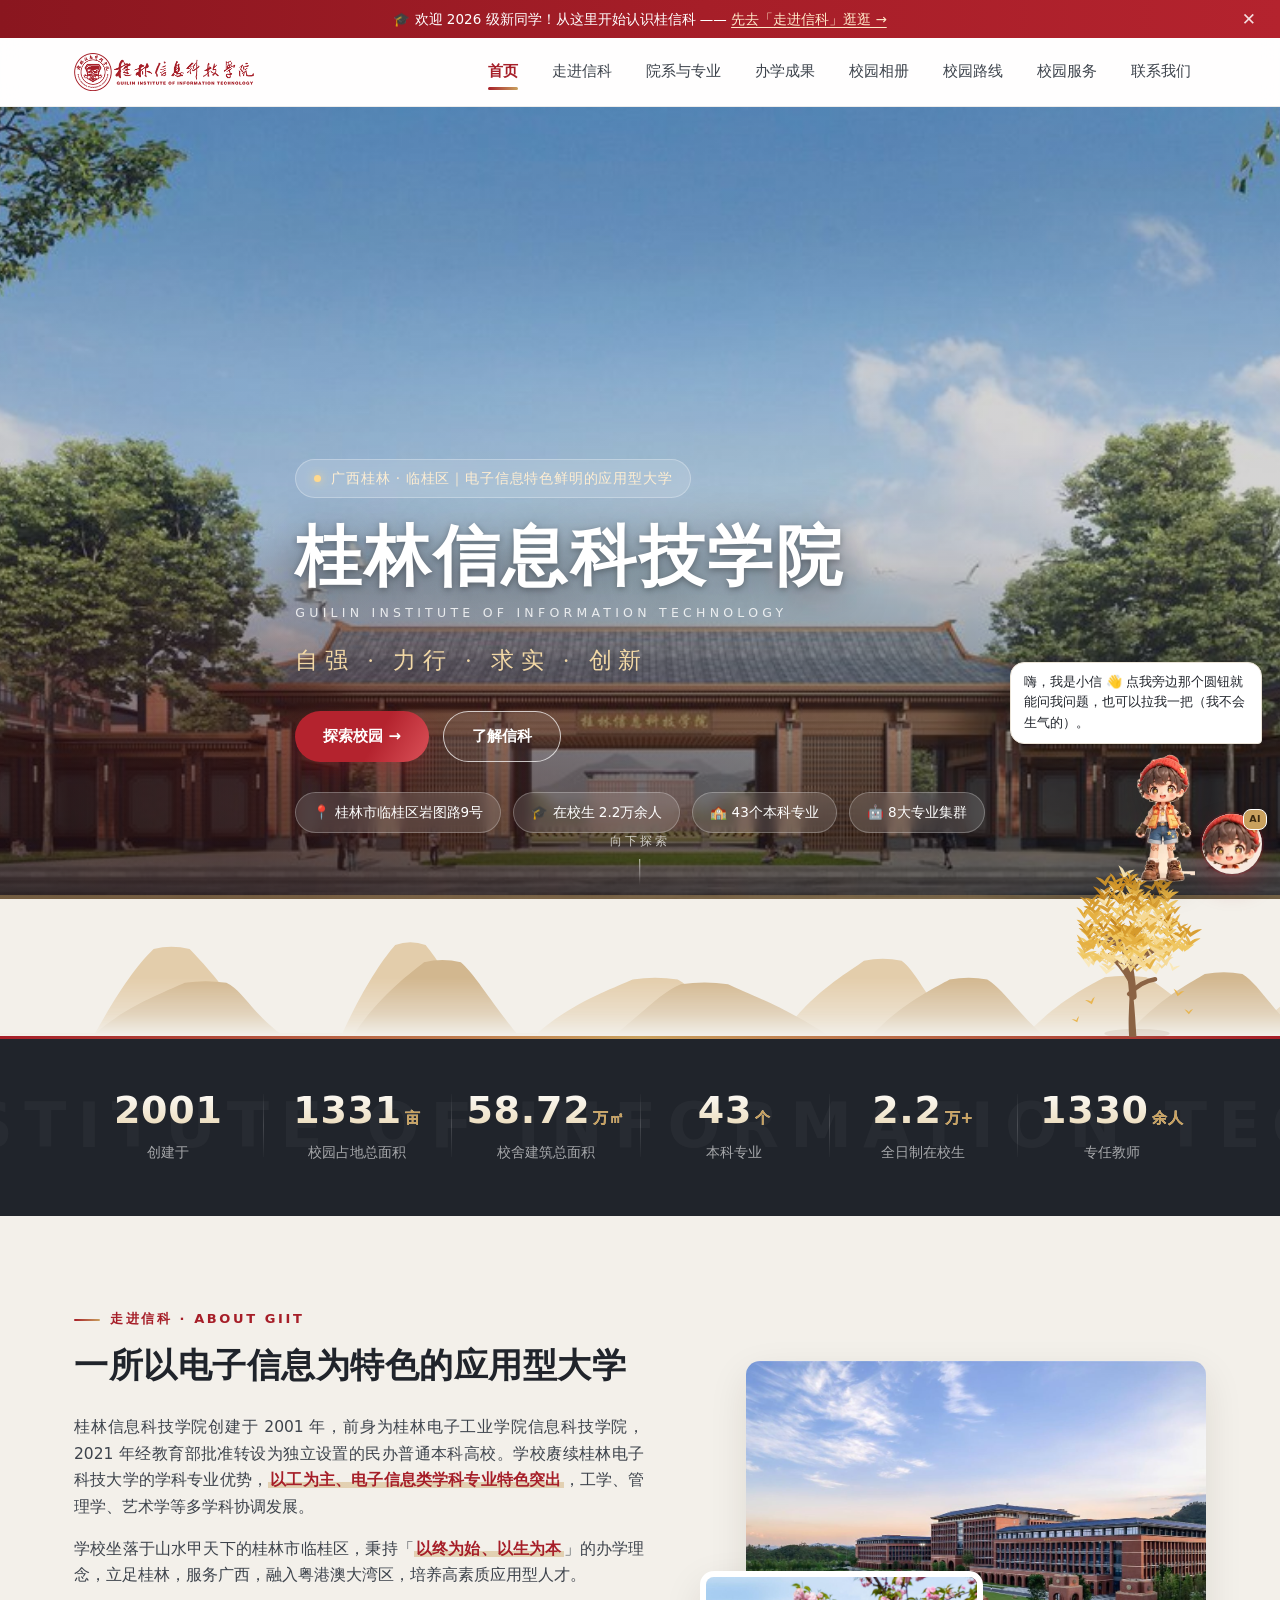
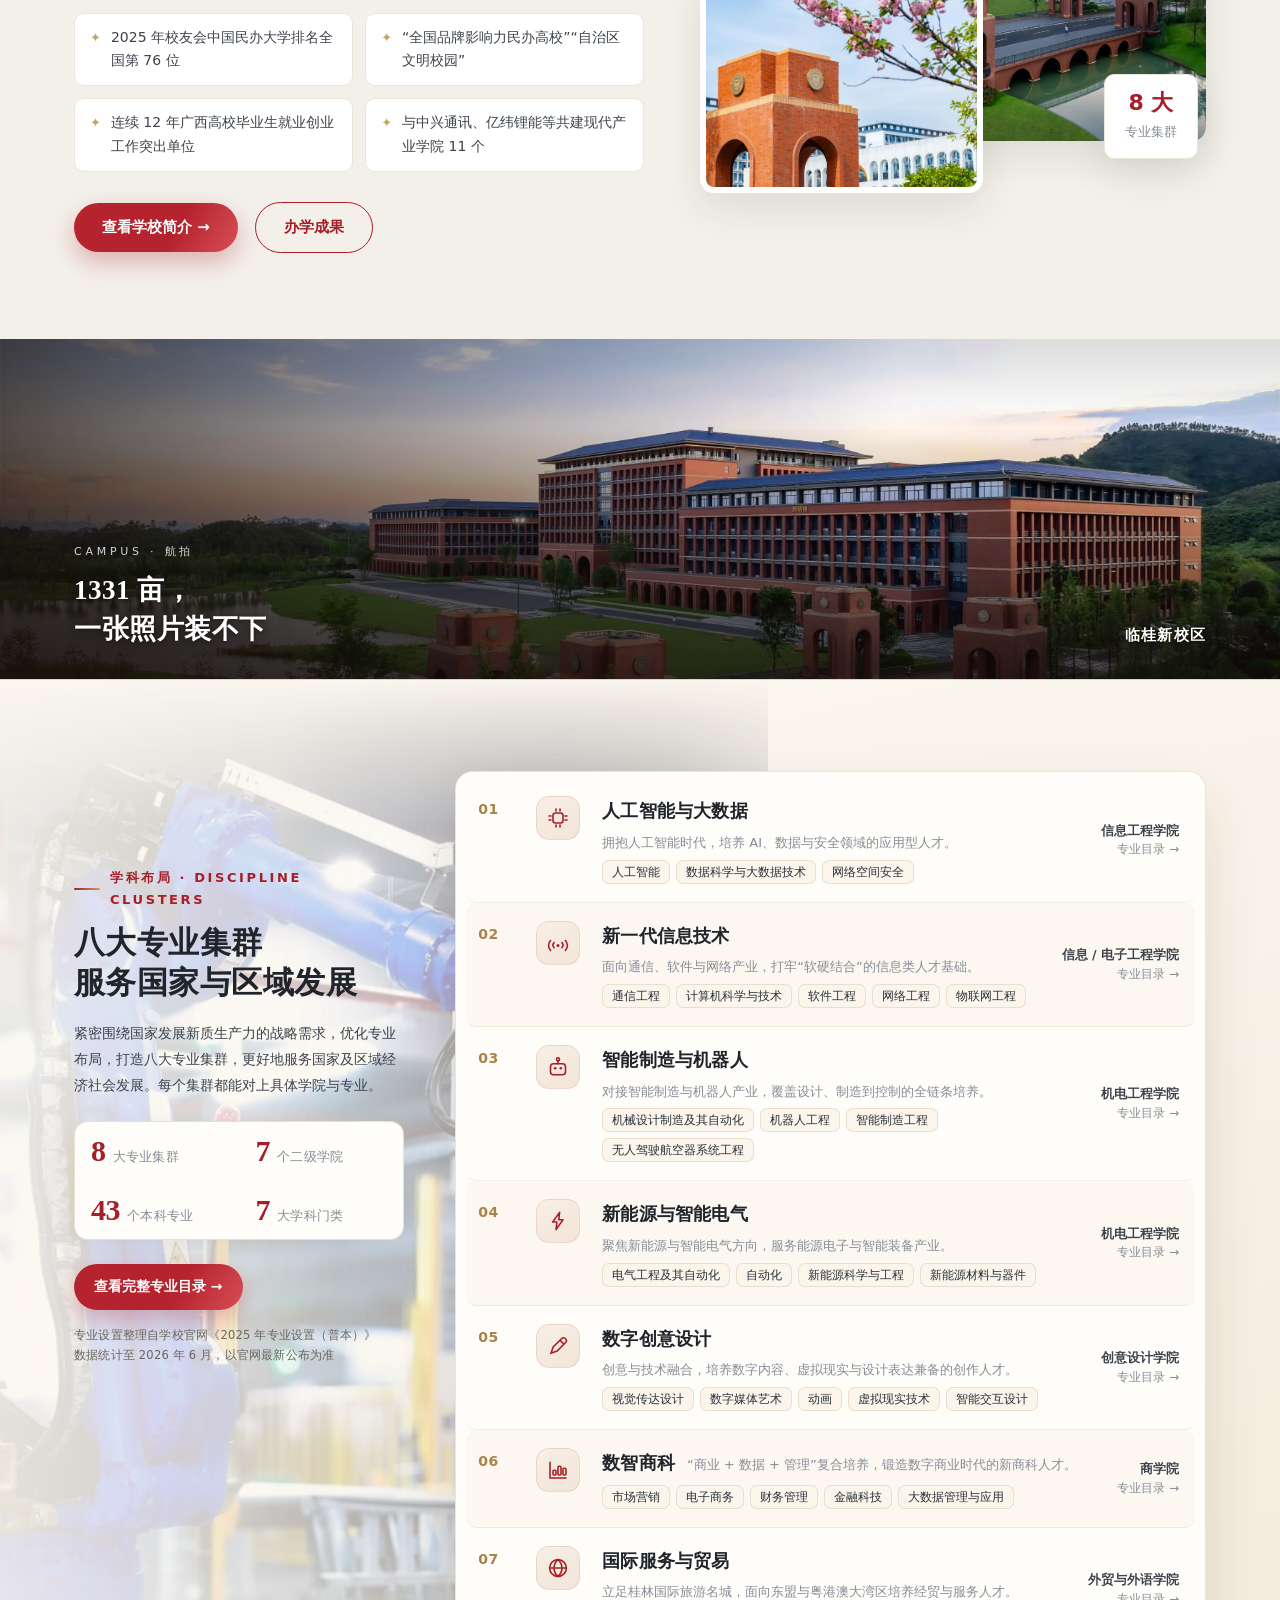
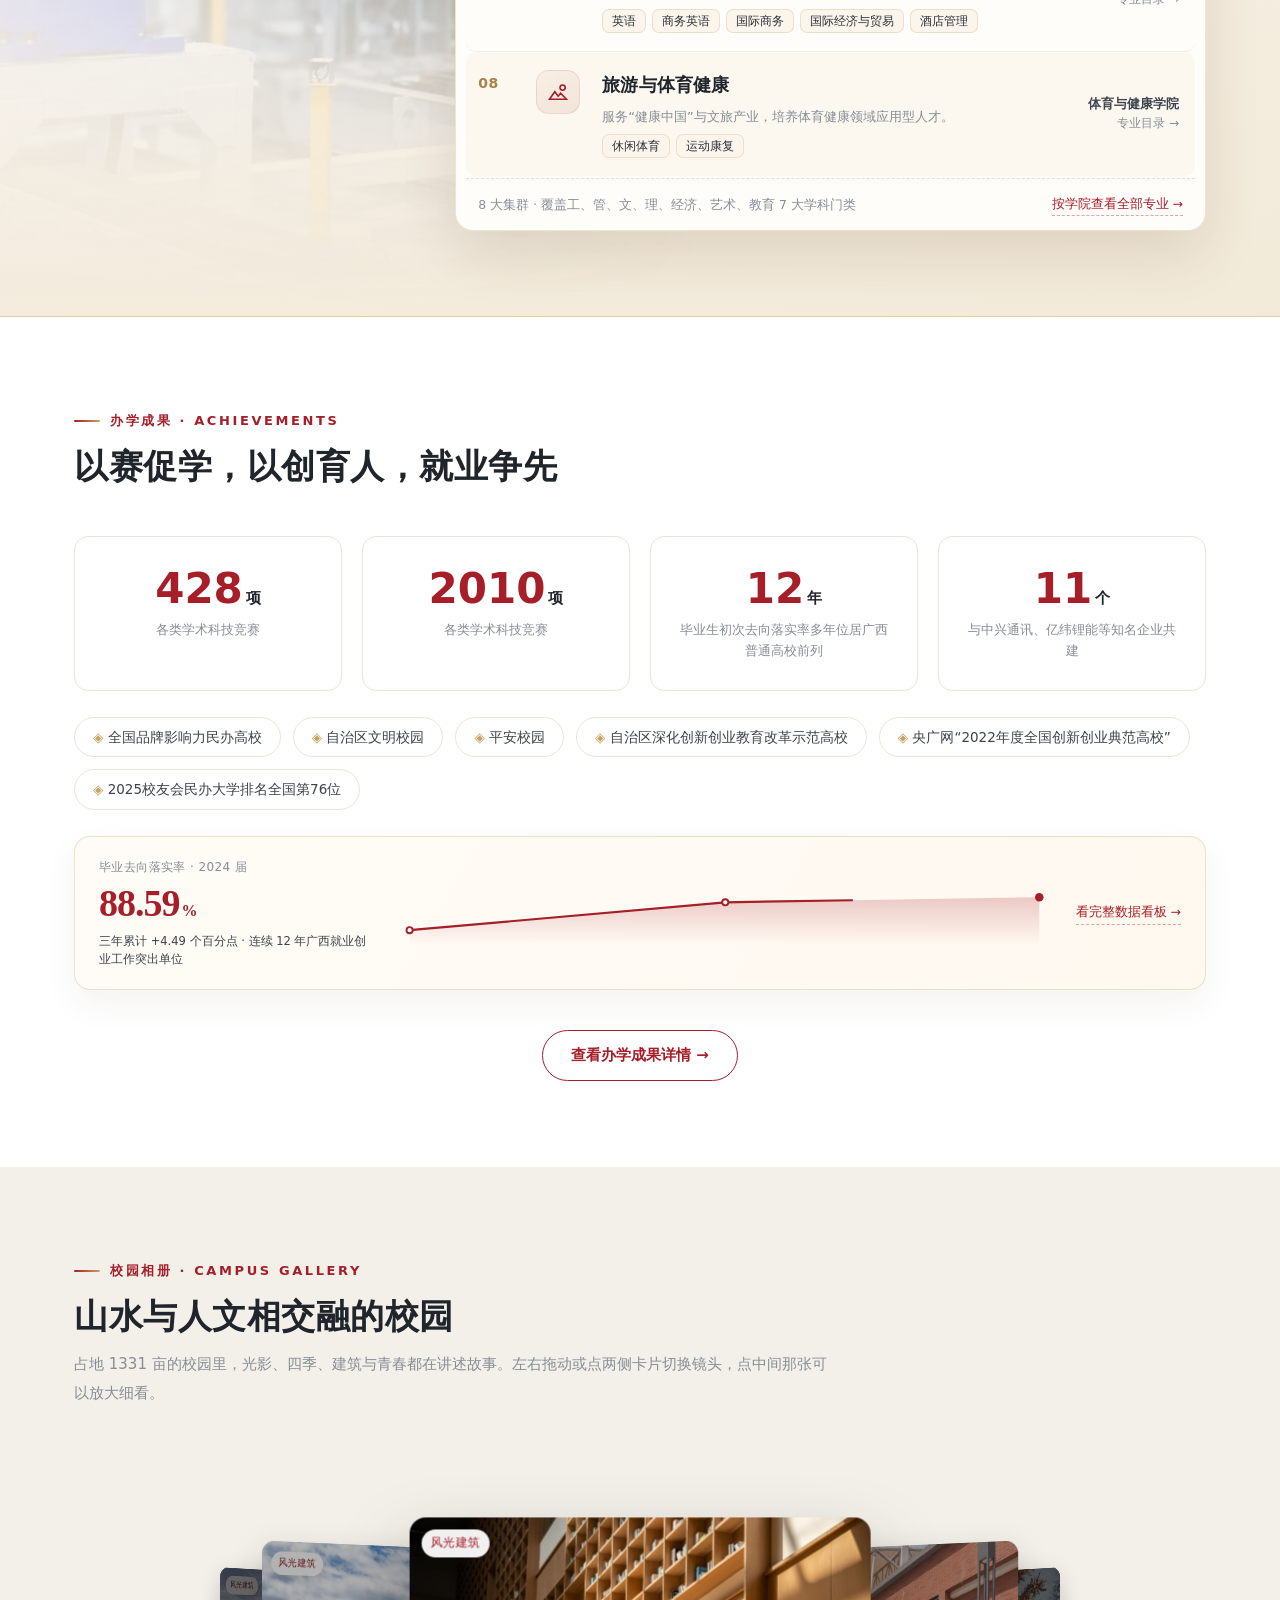
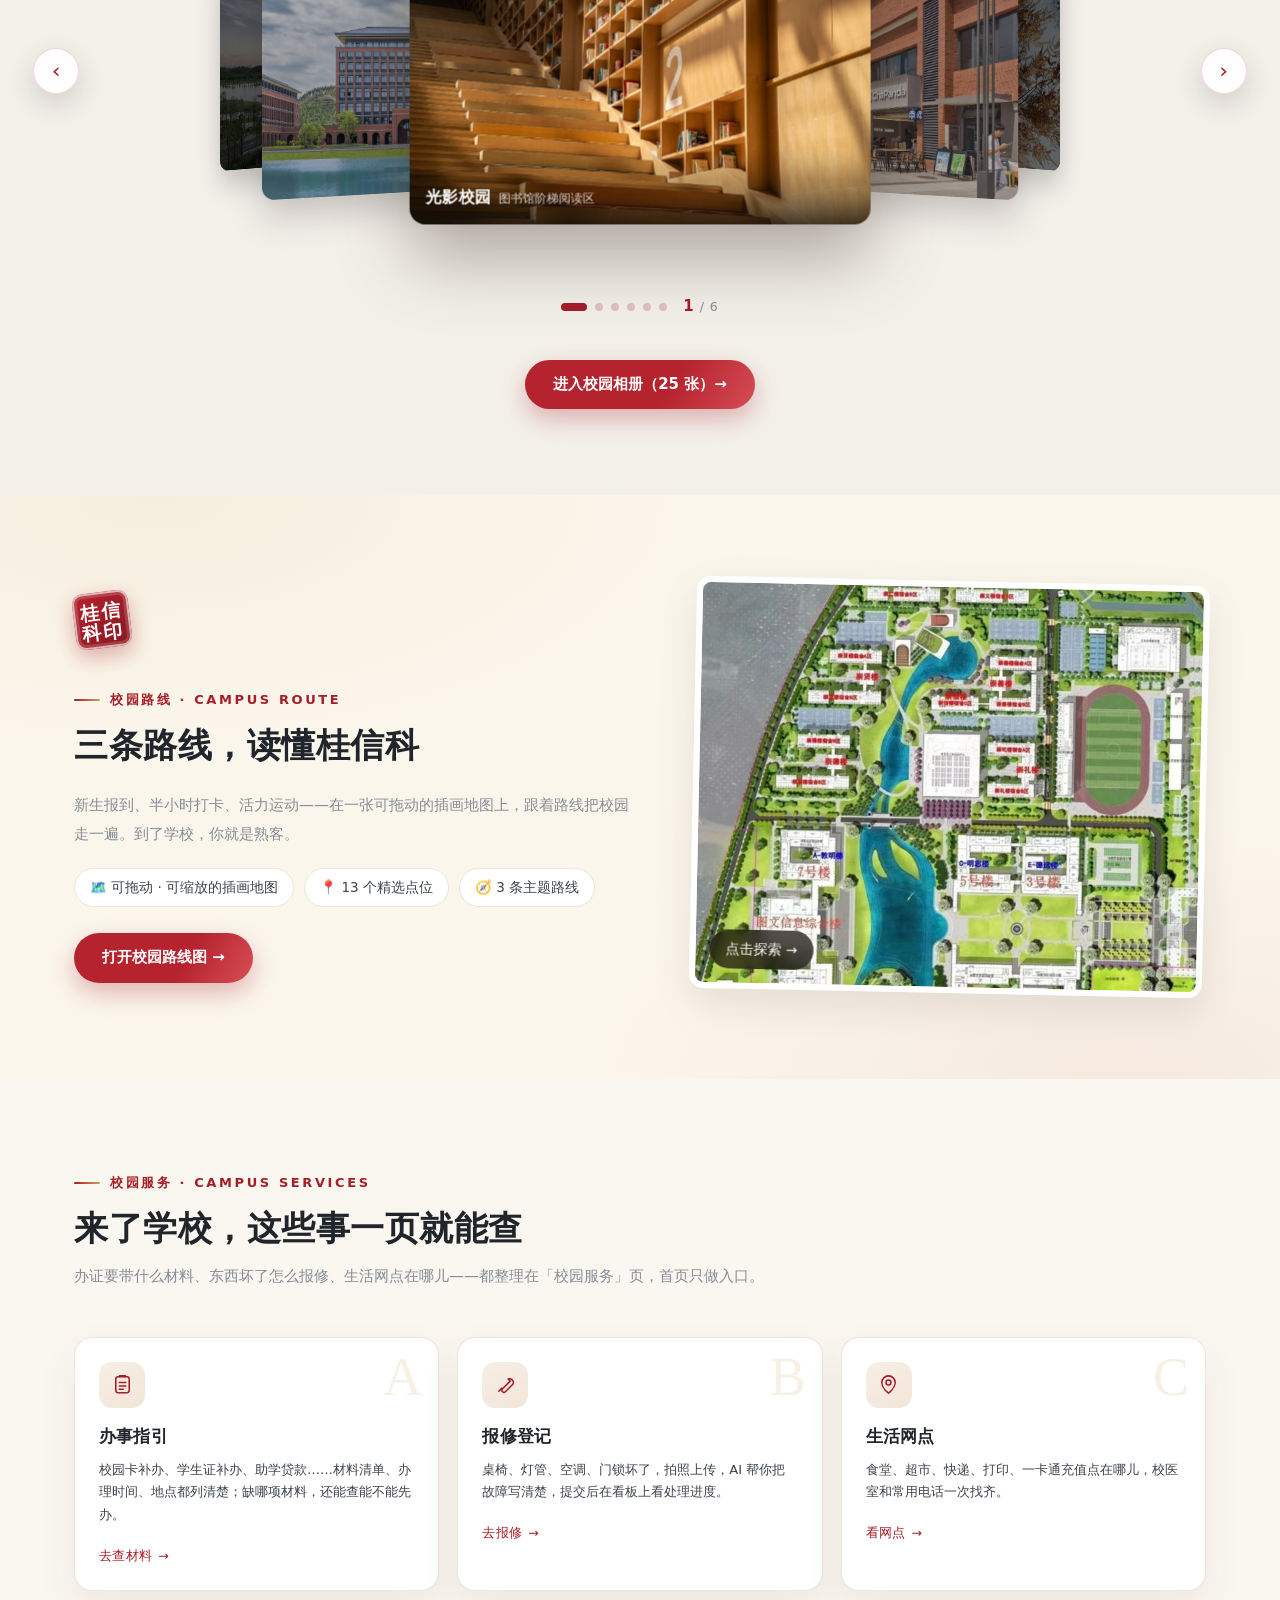
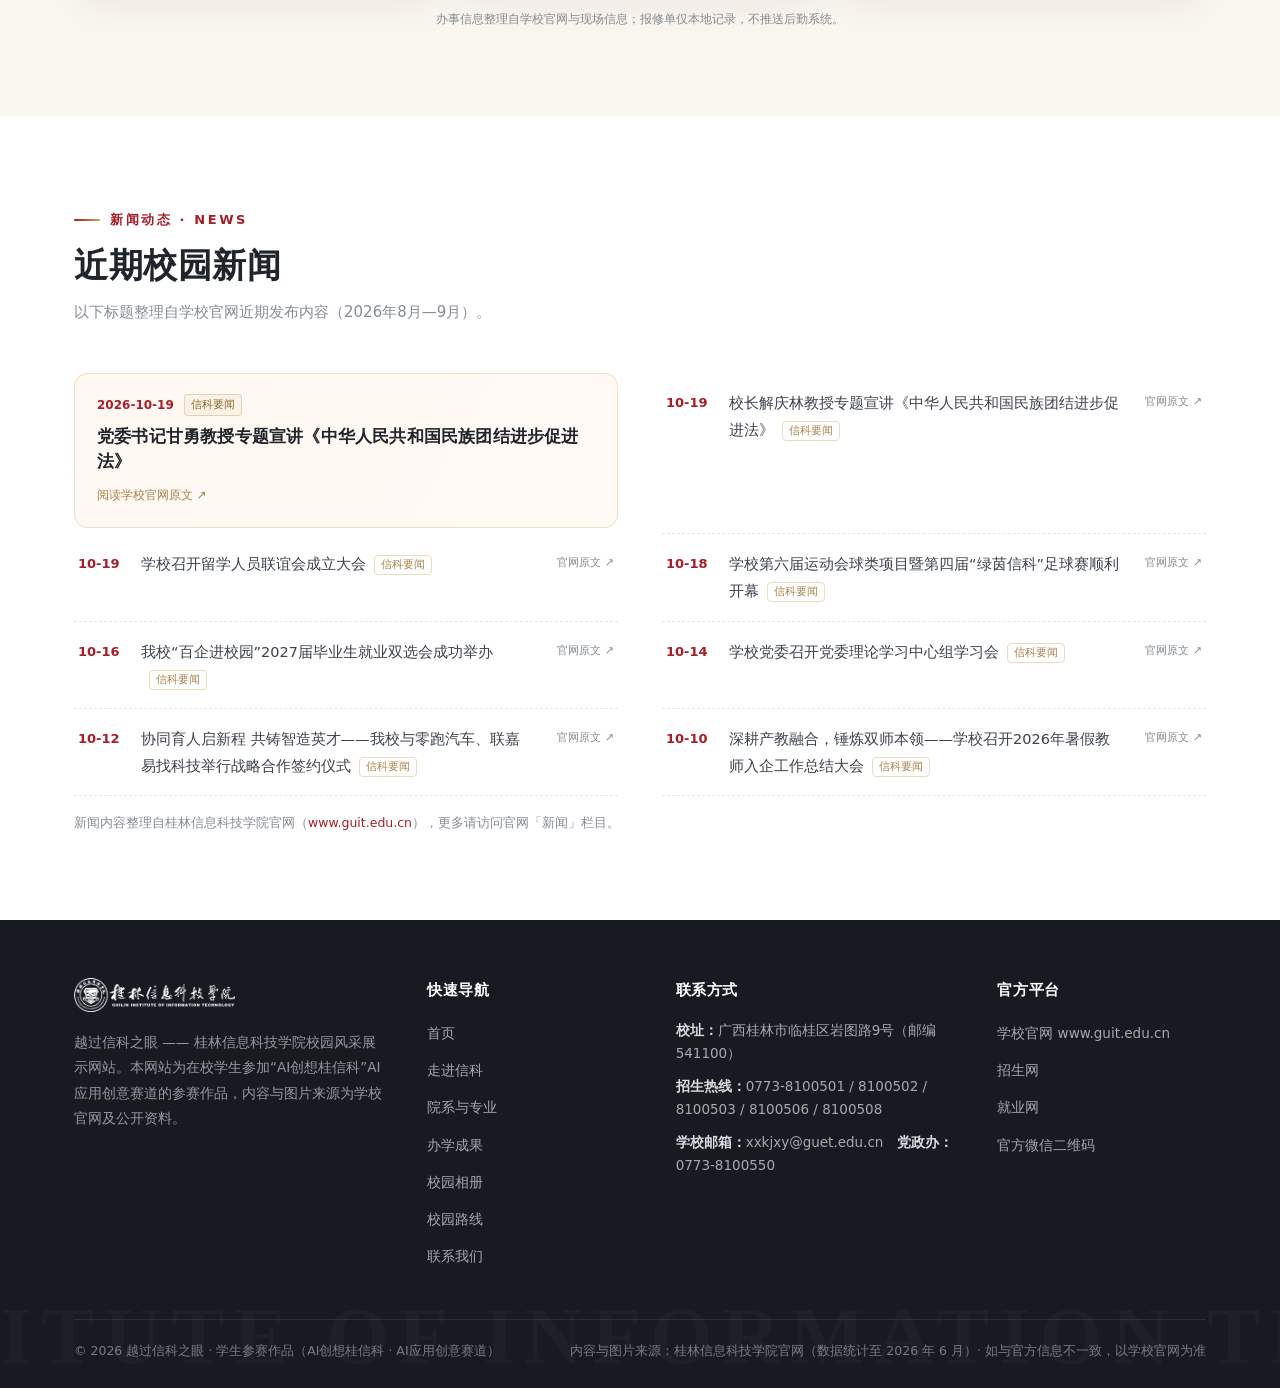
<file: index.html>
<!DOCTYPE html>
<html lang="zh-CN">
<head>
<meta charset="UTF-8">
<meta name="viewport" content="width=device-width, initial-scale=1.0">
<title>越过信科之眼 | 桂林信息科技学院校园风采展示网站</title>
<meta name="description" content="越过信科之眼——桂林信息科技学院（GIIT）校园风采展示网站：学校简介、院系专业、办学成果、校园相册与联系方式。校训：自强 力行 求实 创新。">
<link rel="icon" href="assets/img/favicon.png">
<link rel="stylesheet" href="assets/css/style.css">
<link rel="stylesheet" href="assets/css/polish.css">
<link rel="stylesheet" href="assets/css/assistant.css">
<link rel="stylesheet" href="assets/css/mtn-bg.css">
<link rel="stylesheet" href="assets/css/clusters.css">
<link rel="stylesheet" href="assets/css/gallery-fan.css">
<link rel="stylesheet" href="assets/css/home.css">
<link rel="stylesheet" href="assets/css/loading-intro.css">
</head>
<body class="pg-index">

<div class="ci" id="intro" role="dialog" aria-modal="true" aria-label="校园片头">
  <video class="ci-video" id="ciVideo" src="assets/video/campus-tour.mp4"
         poster="assets/img/video/campus-tour-poster.jpg" autoplay muted playsinline preload="auto"
         aria-label="越过信科之眼 · 校园飞行"></video>
  <div class="ci-scrim"></div>
  <div class="ci-brand">
    <img class="ci-logo" src="assets/img/logo-white.png" alt="桂林信息科技学院">
    <span class="ci-kicker">越过信科之眼 · OVER THE EYE OF GIIT</span>
    <h1 class="ci-title">越过信科之眼</h1>
    <p class="ci-sub">跟着镜头，从信科之眼飞过整个校园。</p>
  </div>
  <div class="ci-bar"><i id="ciBar"></i></div>
  <button type="button" class="ci-skip" id="ciSkip">跳过片头 ›</button>
</div>
<script>document.documentElement.classList.add('intro-open');</script>



<!-- 顶部公告 -->
<div class="topbar" id="topbar">
  <div class="container">
    <span>🎓 欢迎 2026 级新同学！从这里开始认识桂信科 —— <a href="about.html">先去「走进信科」逛逛 →</a></span>
    <button class="tb-close" title="关闭" aria-label="关闭">✕</button>
  </div>
</div>

<!-- 页头导航 -->
<header class="site-header">
  <div class="container nav">
    <a class="brand" href="index.html"><img src="assets/img/logo-red.png" alt="桂林信息科技学院"></a>
    <nav class="nav-menu">
      <a href="index.html" class="active">首页</a>
      <a href="about.html">走进信科</a>
      <a href="majors.html">院系与专业</a>
      <a href="honors.html">办学成果</a>
      <a href="campus.html">校园相册</a>
      <a href="route.html">校园路线</a>
      <a href="services.html">校园服务</a>
      <a href="contact.html">联系我们</a>
    </nav>
    <button class="nav-burger" aria-label="菜单">☰</button>
  </div>
</header>

<!-- 主视觉 -->
<section class="hero">
  <img class="hero-bg" src="assets/img/hero-gate-1440.jpg"
       srcset="assets/img/hero-gate-1440.jpg 1440w, assets/img/hero-gate-2560.jpg 2560w"
       sizes="100vw" alt="桂林信息科技学院新大门">
  <div class="container">
    <span class="hero-kicker"><span class="dot"></span>广西桂林 · 临桂区｜电子信息特色鲜明的应用型大学</span>
    <h1>桂林信息科技学院</h1>
    <div class="hero-en">Guilin Institute of Information Technology</div>
    <div class="hero-motto">自强 · 力行 · 求实 · 创新</div>
    <div class="hero-actions">
      <a class="btn btn-red" href="campus.html">探索校园 →</a>
      <a class="btn btn-ghost" href="about.html">了解信科</a>
    </div>
    <div class="hero-chips">
      <span class="chip">📍 桂林市临桂区岩图路9号</span>
      <span class="chip">🎓 在校生 2.2万余人</span>
      <span class="chip">🏫 43个本科专业</span>
      <span class="chip">🤖 8大专业集群</span>
    </div>
  </div>
  <div class="hero-scroll">向下探索</div>
</section>

<div class="mtn-top" aria-hidden="true">
  <span class="mtn-hills"></span>
  <span class="ginkgo g-sm"></span>
  <span class="ginkgo g-lg"></span>
</div>

<!-- 数据速览 -->
<section class="stats">
  <div class="container">
    <div class="stats-grid">
      <div class="stat reveal"><div class="num"><span class="counter" data-count="2001">2001</span></div><div class="lbl">创建于</div></div>
      <div class="stat reveal" data-delay="80"><div class="num"><span class="counter" data-count="1331">0</span><span class="unit">亩</span></div><div class="lbl">校园占地总面积</div></div>
      <div class="stat reveal" data-delay="160"><div class="num"><span class="counter" data-count="58.72" data-dec="2">0</span><span class="unit">万㎡</span></div><div class="lbl">校舍建筑总面积</div></div>
      <div class="stat reveal" data-delay="240"><div class="num"><span class="counter" data-count="43">0</span><span class="unit">个</span></div><div class="lbl">本科专业</div></div>
      <div class="stat reveal" data-delay="320"><div class="num"><span class="counter" data-count="2.2" data-dec="1">0</span><span class="unit">万+</span></div><div class="lbl">全日制在校生</div></div>
      <div class="stat reveal" data-delay="400"><div class="num"><span class="counter" data-count="1330">0</span><span class="unit">余人</span></div><div class="lbl">专任教师</div></div>
    </div>
  </div>
</section>

<!-- 走进信科（预览） -->
<section class="section">
  <div class="container about-split">
    <div class="about-text">
      <div class="sec-head" style="margin-bottom:26px">
        <span class="eyebrow">走进信科 · ABOUT GIIT</span>
        <h2 class="sec-title">一所以电子信息为特色的应用型大学</h2>
      </div>
      <p>桂林信息科技学院创建于 2001 年，前身为桂林电子工业学院信息科技学院，2021 年经教育部批准转设为独立设置的民办普通本科高校。学校赓续桂林电子科技大学的学科专业优势，<span class="hl">以工为主、电子信息类学科专业特色突出</span>，工学、管理学、艺术学等多学科协调发展。</p>
      <p>学校坐落于山水甲天下的桂林市临桂区，秉持「<span class="hl">以终为始、以生为本</span>」的办学理念，立足桂林，服务广西，融入粤港澳大湾区，培养高素质应用型人才。</p>
      <div class="about-points">
        <div class="pt">2025 年校友会中国民办大学排名全国第 76 位</div>
        <div class="pt">“全国品牌影响力民办高校”“自治区文明校园”</div>
        <div class="pt">连续 12 年广西高校毕业生就业创业工作突出单位</div>
        <div class="pt">与中兴通讯、亿纬锂能等共建现代产业学院 11 个</div>
      </div>
      <a class="btn btn-red" href="about.html">查看学校简介 →</a>
      <a class="btn btn-line" href="honors.html" style="margin-left:12px">办学成果</a>
    </div>
    <div class="about-imgs reveal">
      <div class="im-main"><img src="assets/img/gallery/fg-5.jpg" alt="云端瞰校——桂林信息科技学院校园航拍" loading="lazy"></div>
      <div class="im-sub"><img src="assets/img/gallery/fg-4.jpg" alt="绿意校园——钟楼与春花" loading="lazy"></div>
      <div class="badge"><b>8 大</b><span>专业集群</span></div>
    </div>
  </div>
</section>
<section class="pg-band bright b-index" aria-label="1331 亩，一张照片装不下">
  <div class="pg-in">
    <div class="container">
      <div><div class="pg-kicker">CAMPUS · 航拍</div><h2 class="pg-title">1331 亩，<br>一张照片装不下</h2></div>
      <div class="pg-note"><b>临桂新校区</b></div>
    </div>
  </div>
</section>


<!-- 八大专业集群（左说明 + 右清单，机械臂照片做左栏底） -->
<section class="section white theme-l" id="clusters">
  <div class="cl-photo" aria-hidden="true"><img src="assets/img/clusters/robot-arm-color.webp" alt=""></div>
  <div class="container">
    <div class="cl-wrap">
      <div class="cl-aside">
        <div class="sec-head">
          <span class="eyebrow">学科布局 · DISCIPLINE CLUSTERS</span>
          <h2 class="sec-title">八大专业集群<br>服务国家与区域发展</h2>
        </div>
        <p class="cl-lead">紧密围绕国家发展新质生产力的战略需求，优化专业布局，打造八大专业集群，更好地服务国家及区域经济社会发展。每个集群都能对上具体学院与专业。</p>
        <div class="cl-kpi">
          <div><b>8</b><span>大专业集群</span></div>
          <div><b>7</b><span>个二级学院</span></div>
          <div><b>43</b><span>个本科专业</span></div>
          <div><b>7</b><span>大学科门类</span></div>
        </div>
        <a class="btn btn-red" href="majors.html">查看完整专业目录 →</a>
        <p class="cl-note">专业设置整理自学校官网《2025 年专业设置（普本）》<br>数据统计至 2026 年 6 月，以官网最新公布为准</p>
      </div>
      <div class="cl-list">
        <article class="cl-item">
          <span class="cl-no">01</span>
          <span class="cl-ico" aria-hidden="true"><svg viewBox="0 0 24 24" fill="none" stroke="currentColor" stroke-width="1.6" stroke-linecap="round"><rect x="7" y="7" width="10" height="10" rx="2.5"/><path d="M10 3v2M14 3v2M10 19v2M14 19v2M3 10h2M3 14h2M19 10h2M19 14h2"/></svg></span>
          <div class="cl-main"><h3 class="cl-name">人工智能与大数据</h3><p class="cl-desc">拥抱人工智能时代，培养 AI、数据与安全领域的应用型人才。</p></div>
          <div class="cl-tags"><span>人工智能</span><span>数据科学与大数据技术</span><span>网络空间安全</span></div>
          <a class="cl-go" href="majors.html"><b>信息工程学院</b>专业目录 <i>→</i></a>
        </article>
        <article class="cl-item">
          <span class="cl-no">02</span>
          <span class="cl-ico" aria-hidden="true"><svg viewBox="0 0 24 24" fill="none" stroke="currentColor" stroke-width="1.6" stroke-linecap="round"><path d="M4.6 19.4a7 7 0 010-9.9"/><path d="M19.4 19.4a7 7 0 000-9.9"/><path d="M8.1 16.6a3.6 3.6 0 010-5"/><path d="M15.9 16.6a3.6 3.6 0 000-5"/><circle cx="12" cy="14.4" r="1.5" fill="currentColor" stroke="none"/></svg></span>
          <div class="cl-main"><h3 class="cl-name">新一代信息技术</h3><p class="cl-desc">面向通信、软件与网络产业，打牢“软硬结合”的信息类人才基础。</p></div>
          <div class="cl-tags"><span>通信工程</span><span>计算机科学与技术</span><span>软件工程</span><span>网络工程</span><span>物联网工程</span></div>
          <a class="cl-go" href="majors.html"><b>信息 / 电子工程学院</b>专业目录 <i>→</i></a>
        </article>
        <article class="cl-item">
          <span class="cl-no">03</span>
          <span class="cl-ico" aria-hidden="true"><svg viewBox="0 0 24 24" fill="none" stroke="currentColor" stroke-width="1.6" stroke-linecap="round"><rect x="4.5" y="8.8" width="15" height="11" rx="3"/><circle cx="9.2" cy="13.2" r="1.3" fill="currentColor" stroke="none"/><circle cx="14.8" cy="13.2" r="1.3" fill="currentColor" stroke="none"/><path d="M12 8.8V5.9"/><circle cx="12" cy="4.3" r="1.5"/></svg></span>
          <div class="cl-main"><h3 class="cl-name">智能制造与机器人</h3><p class="cl-desc">对接智能制造与机器人产业，覆盖设计、制造到控制的全链条培养。</p></div>
          <div class="cl-tags"><span>机械设计制造及其自动化</span><span>机器人工程</span><span>智能制造工程</span><span>无人驾驶航空器系统工程</span></div>
          <a class="cl-go" href="majors.html"><b>机电工程学院</b>专业目录 <i>→</i></a>
        </article>
        <article class="cl-item">
          <span class="cl-no">04</span>
          <span class="cl-ico" aria-hidden="true"><svg viewBox="0 0 24 24" fill="none" stroke="currentColor" stroke-width="1.6" stroke-linecap="round"><path d="M13.6 3.4L6.7 13h4.2l-.9 7.6L17 10.8h-4.3l.9-7.4z" stroke-linejoin="round"/></svg></span>
          <div class="cl-main"><h3 class="cl-name">新能源与智能电气</h3><p class="cl-desc">聚焦新能源与智能电气方向，服务能源电子与智能装备产业。</p></div>
          <div class="cl-tags"><span>电气工程及其自动化</span><span>自动化</span><span>新能源科学与工程</span><span>新能源材料与器件</span></div>
          <a class="cl-go" href="majors.html"><b>机电工程学院</b>专业目录 <i>→</i></a>
        </article>
        <article class="cl-item">
          <span class="cl-no">05</span>
          <span class="cl-ico" aria-hidden="true"><svg viewBox="0 0 24 24" fill="none" stroke="currentColor" stroke-width="1.6" stroke-linecap="round"><path d="M5 19.2l2.2-6.2L16 4.3a2 2 0 012.9 0l1 1a2 2 0 010 2.9L11.1 17 5 19.2z"/><path d="M14.4 6.6l3.1 3.1"/></svg></span>
          <div class="cl-main"><h3 class="cl-name">数字创意设计</h3><p class="cl-desc">创意与技术融合，培养数字内容、虚拟现实与设计表达兼备的创作人才。</p></div>
          <div class="cl-tags"><span>视觉传达设计</span><span>数字媒体艺术</span><span>动画</span><span>虚拟现实技术</span><span>智能交互设计</span></div>
          <a class="cl-go" href="majors.html"><b>创意设计学院</b>专业目录 <i>→</i></a>
        </article>
        <article class="cl-item">
          <span class="cl-no">06</span>
          <span class="cl-ico" aria-hidden="true"><svg viewBox="0 0 24 24" fill="none" stroke="currentColor" stroke-width="1.6" stroke-linecap="round"><path d="M4 4.2V20h16"/><rect x="7" y="12.2" width="3" height="4.8" rx="1"/><rect x="12" y="8.2" width="3" height="8.8" rx="1"/><rect x="17" y="10.2" width="3" height="6.8" rx="1"/></svg></span>
          <div class="cl-main"><h3 class="cl-name">数智商科</h3><p class="cl-desc">“商业 + 数据 + 管理”复合培养，锻造数字商业时代的新商科人才。</p></div>
          <div class="cl-tags"><span>市场营销</span><span>电子商务</span><span>财务管理</span><span>金融科技</span><span>大数据管理与应用</span></div>
          <a class="cl-go" href="majors.html"><b>商学院</b>专业目录 <i>→</i></a>
        </article>
        <article class="cl-item">
          <span class="cl-no">07</span>
          <span class="cl-ico" aria-hidden="true"><svg viewBox="0 0 24 24" fill="none" stroke="currentColor" stroke-width="1.6" stroke-linecap="round"><circle cx="12" cy="12" r="8.4"/><path d="M3.6 12h16.8"/><path d="M12 3.6c2.6 2.3 4 5.3 4 8.4s-1.4 6.1-4 8.4c-2.6-2.3-4-5.3-4-8.4s1.4-6.1 4-8.4z"/></svg></span>
          <div class="cl-main"><h3 class="cl-name">国际服务与贸易</h3><p class="cl-desc">立足桂林国际旅游名城，面向东盟与粤港澳大湾区培养经贸与服务人才。</p></div>
          <div class="cl-tags"><span>英语</span><span>商务英语</span><span>国际商务</span><span>国际经济与贸易</span><span>酒店管理</span></div>
          <a class="cl-go" href="majors.html"><b>外贸与外语学院</b>专业目录 <i>→</i></a>
        </article>
        <article class="cl-item">
          <span class="cl-no">08</span>
          <span class="cl-ico" aria-hidden="true"><svg viewBox="0 0 24 24" fill="none" stroke="currentColor" stroke-width="1.6" stroke-linecap="round"><circle cx="16.6" cy="7.6" r="2.6"/><path d="M3.5 19.2l5.3-7.5 3.4 4.5 2.4-3.1 5.9 6.1z"/></svg></span>
          <div class="cl-main"><h3 class="cl-name">旅游与体育健康</h3><p class="cl-desc">服务“健康中国”与文旅产业，培养体育健康领域应用型人才。</p></div>
          <div class="cl-tags"><span>休闲体育</span><span>运动康复</span></div>
          <a class="cl-go" href="majors.html"><b>体育与健康学院</b>专业目录 <i>→</i></a>
        </article>
        <div class="cl-foot"><span>8 大集群 · 覆盖工、管、文、理、经济、艺术、教育 7 大学科门类</span><a href="majors.html">按学院查看全部专业 →</a></div>
      </div>
    </div>
  </div>
</section>

<!-- 办学成果（预览） -->
<section class="section white">
  <div class="container">
    <div class="sec-head">
      <span class="eyebrow">办学成果 · ACHIEVEMENTS</span>
      <h2 class="sec-title">以赛促学，以创育人，就业争先</h2>
    </div>
    <div class="result-cards">
      <div class="result-card reveal"><div class="num"><span class="counter" data-count="428">0</span><span class="unit">项</span></div><div class="lb">近三学年国家级奖项</div><div class="ps">各类学术科技竞赛</div></div>
      <div class="result-card reveal" data-delay="80"><div class="num"><span class="counter" data-count="2010">0</span><span class="unit">项</span></div><div class="lb">近三学年自治区级奖项</div><div class="ps">各类学术科技竞赛</div></div>
      <div class="result-card reveal" data-delay="160"><div class="num"><span class="counter" data-count="12">0</span><span class="unit">年</span></div><div class="lb">连续获评广西高校毕业生就业创业工作突出单位</div><div class="ps">毕业生初次去向落实率多年位居广西普通高校前列</div></div>
      <div class="result-card reveal" data-delay="240"><div class="num"><span class="counter" data-count="11">0</span><span class="unit">个</span></div><div class="lb">现代产业学院</div><div class="ps">与中兴通讯、亿纬锂能等知名企业共建</div></div>
    </div>
    <div class="honor-chips reveal">
      <span>全国品牌影响力民办高校</span>
      <span>自治区文明校园</span>
      <span>平安校园</span>
      <span>自治区深化创新创业教育改革示范高校</span>
      <span>央广网“2022年度全国创新创业典范高校”</span>
      <span>2025校友会民办大学排名全国第76位</span>
    </div>

    <div class="honor-chart reveal" id="honorChart">
      <div class="hc-left">
        <span class="hc-k">毕业去向落实率 · 2024 届</span>
        <strong>88.59<small>%</small></strong>
        <span class="hc-note">三年累计 +4.49 个百分点 · 连续 12 年广西就业创业工作突出单位</span>
      </div>
      <svg class="hc-spark" viewBox="0 0 760 74" aria-label="2022 至 2024 届毕业去向落实率：84.1%、87.9%、88.59%">
        <defs>
          <linearGradient id="hcGrad" x1="0" y1="0" x2="0" y2="1">
            <stop offset="0%" stop-color="#A61E28" stop-opacity=".22"/>
            <stop offset="100%" stop-color="#A61E28" stop-opacity="0"/>
          </linearGradient>
        </defs>
        <path class="area" d="M10,56.5 L380,23.8 L748,17.8 L748,74 L10,74 Z"/>
        <path class="line" d="M10,56.5 L380,23.8 L748,17.8"/>
        <circle cx="10" cy="56.5" r="3.6" fill="#fff" stroke="#A61E28" stroke-width="2.2"/>
        <circle cx="380" cy="23.8" r="3.6" fill="#fff" stroke="#A61E28" stroke-width="2.2"/>
        <circle cx="748" cy="17.8" r="5" fill="#A61E28"/>
      </svg>
      <a class="hc-more" href="honors.html#databoard">看完整数据看板 →</a>
    </div>
    <div class="sec-more"><a class="btn btn-line" href="honors.html">查看办学成果详情 →</a></div>
  </div>
</section>

<!-- 校园相册（扇形封面流） -->
<section class="section fan-section" id="galleryFan">
  <div class="container">
    <div class="sec-head">
      <span class="eyebrow">校园相册 · CAMPUS GALLERY</span>
      <h2 class="sec-title">山水与人文相交融的校园</h2>
      <p class="sec-sub">占地 1331 亩的校园里，光影、四季、建筑与青春都在讲述故事。左右拖动或点两侧卡片切换镜头，点中间那张可以放大细看。</p>
    </div>
  </div>

  <div class="fan-stage" id="fanStage" aria-label="校园风光图片轮播：左右方向键切换，回车放大">
    <div class="fan-glow" aria-hidden="true"></div>
    <div class="fan-track" id="fanTrack">
      <figure class="fan-card" data-title="光影校园" data-cat="风光建筑" data-desc="图书馆里的阶梯阅读区：整面木质书墙沿台阶铺开，午后阳光从高窗斜射进来，是学生最爱的自习角落。">
        <img src="assets/img/gallery/fg-1.jpg" alt="光影校园——图书馆阶梯阅读区">
        <span class="fan-cat">风光建筑</span>
        <figcaption class="fan-cap"><b>光影校园</b><span>图书馆阶梯阅读区</span></figcaption>
      </figure>
      <figure class="fan-card" data-title="校园烟火" data-cat="风光建筑" data-desc="教学楼下就是生活服务街——超市、奶茶店和露天座位一字排开，课间十分钟的烟火气全在这里。">
        <img src="assets/img/gallery/fg-2.jpg" alt="校园烟火——教学楼下生活服务街">
        <span class="fan-cat">风光建筑</span>
        <figcaption class="fan-cap"><b>校园烟火</b><span>教学楼下生活服务街</span></figcaption>
      </figure>
      <figure class="fan-card" data-title="四时景致" data-cat="风光建筑" data-desc="抬头看秋天：红橙色的枝叶铺满天空，和蓝天撞出最鲜的一抹秋色，是校园里最好拍的季节。">
        <img src="assets/img/gallery/fg-3.jpg" alt="四时景致——秋日树冠仰拍">
        <span class="fan-cat">风光建筑</span>
        <figcaption class="fan-cap"><b>四时景致</b><span>秋日树冠仰拍</span></figcaption>
      </figure>
      <figure class="fan-card" data-title="绿意校园" data-cat="风光建筑" data-desc="春天的钟楼：红砖塔身、拱形门洞，配上一树粉色花枝，是校园里最经典的取景角度。">
        <img src="assets/img/gallery/fg-4.jpg" alt="绿意校园——钟楼与春日花枝">
        <span class="fan-cat">风光建筑</span>
        <figcaption class="fan-cap"><b>绿意校园</b><span>钟楼与春日花枝</span></figcaption>
      </figure>
      <figure class="fan-card" data-title="云端瞰校" data-cat="风光建筑" data-desc="从高处望向教学区：三座红砖门楼连着拱桥，湖面、草坪与教学楼依次排开，这是走进校园的第一眼。">
        <img src="assets/img/gallery/fg-5.jpg" alt="云端瞰校——校门桥与教学区">
        <span class="fan-cat">风光建筑</span>
        <figcaption class="fan-cap"><b>云端瞰校</b><span>校门桥与教学区</span></figcaption>
      </figure>
      <figure class="fan-card" data-title="校园建筑" data-cat="风光建筑" data-desc="知行楼正面：红色砖墙与拱门门厅一字排开，楼前是水绿与草坪，天光落下来时最有气势。">
        <img src="assets/img/gallery/fg-6.jpg" alt="校园建筑——知行楼（图书馆）正面">
        <span class="fan-cat">风光建筑</span>
        <figcaption class="fan-cap"><b>校园建筑</b><span>知行楼（图书馆）正面</span></figcaption>
      </figure>
    </div>
    <button type="button" class="fan-nav fan-prev" id="fanPrev" aria-label="上一张">‹</button>
    <button type="button" class="fan-nav fan-next" id="fanNext" aria-label="下一张">›</button>
  </div>

  <div class="container">
    <div class="fan-bar">
      <div class="fan-dots" id="fanDots"></div>
      <div class="fan-count"><b id="fanIdx">1</b> / 6</div>
    </div>
    <div class="sec-more"><a class="btn btn-red" href="campus.html">进入校园相册（25 张）→</a></div>
  </div>
</section>

<!-- 放大查看 -->
<div class="fan-modal" id="fanModal" role="dialog" aria-modal="true" aria-labelledby="fanModalTitle" aria-hidden="true">
  <div class="fan-modal-box">
    <div class="fan-modal-imgwrap">
      <img class="fan-modal-img" id="fanModalImg" src="assets/img/gallery/fg-1.jpg" alt="">
      <button type="button" class="fan-x" id="fanModalClose" aria-label="关闭">✕</button>
      <button type="button" class="fan-mnav fan-mprev" id="fanModalPrev" aria-label="上一张">‹</button>
      <button type="button" class="fan-mnav fan-mnext" id="fanModalNext" aria-label="下一张">›</button>
    </div>
    <div class="fan-modal-info">
      <span class="fan-modal-cat" id="fanModalCat">风光建筑</span>
      <h3 class="fan-modal-title" id="fanModalTitle"></h3>
      <p class="fan-modal-desc" id="fanModalDesc"></p>
      <div class="fan-modal-foot">
        <span id="fanModalCount">1 / 6</span>
        <a href="campus.html">在校园相册里看全部 25 张 →</a>
      </div>
    </div>
  </div>
</div>

<!-- 校园路线 -->
<section class="section tint">
  <div class="container route-promo">
    <div>
      <span class="seal">桂信科印</span>
      <div class="sec-head" style="margin:20px 0 22px">
        <span class="eyebrow">校园路线 · CAMPUS ROUTE</span>
        <h2 class="sec-title">三条路线，读懂桂信科</h2>
      </div>
      <p class="sec-sub">新生报到、半小时打卡、活力运动——在一张可拖动的插画地图上，跟着路线把校园走一遍。到了学校，你就是熟客。</p>
      <div class="rp-points">
        <span>🗺️ 可拖动 · 可缩放的插画地图</span>
        <span>📍 13 个精选点位</span>
        <span>🧭 3 条主题路线</span>
      </div>
      <a class="btn btn-red" href="route.html">打开校园路线图 →</a>
    </div>
    <a class="route-promo-map" href="route.html">
      <img src="assets/img/map/campus-map-thumb.jpg" alt="校园插画地图预览" loading="lazy">
      <span class="rp-badge">点击探索 →</span>
    </a>
  </div>
</section>

<!-- 校园服务（入口） -->
<section class="section svc-entry">
  <div class="container">
    <div class="sec-head">
      <span class="eyebrow">校园服务 · CAMPUS SERVICES</span>
      <h2 class="sec-title">来了学校，这些事一页就能查</h2>
      <p class="sec-sub">办证要带什么材料、东西坏了怎么报修、生活网点在哪儿——都整理在「校园服务」页，首页只做入口。</p>
    </div>
    <div class="se-grid">
      <a class="se-card" href="services.html#tab-a">
        <span class="se-key">A</span>
        <span class="se-ico"><svg viewBox="0 0 24 24" fill="none" stroke="currentColor" stroke-width="1.6" stroke-linecap="round" stroke-linejoin="round"><rect x="5" y="4" width="14" height="16.5" rx="2.5"/><path d="M9 4V2.8h6V4"/><path d="M8.6 10h6.8M8.6 13.5h6.8M8.6 17h4.2"/></svg></span>
        <h3>办事指引</h3>
        <p>校园卡补办、学生证补办、助学贷款……材料清单、办理时间、地点都列清楚；缺哪项材料，还能查能不能先办。</p>
        <span class="se-enter">去查材料 <i>→</i></span>
      </a>
      <a class="se-card" href="services.html#tab-b">
        <span class="se-key">B</span>
        <span class="se-ico"><svg viewBox="0 0 24 24" fill="none" stroke="currentColor" stroke-width="1.6" stroke-linecap="round" stroke-linejoin="round"><path d="M14.7 6.3a4 4 0 015.2 5.2l-8 8a2.1 2.1 0 01-3-3l8-8z"/><path d="M5 19l3.2-3.2"/></svg></span>
        <h3>报修登记</h3>
        <p>桌椅、灯管、空调、门锁坏了，拍照上传，AI 帮你把故障写清楚，提交后在看板上看处理进度。</p>
        <span class="se-enter">去报修 <i>→</i></span>
      </a>
      <a class="se-card" href="services.html#tab-c">
        <span class="se-key">C</span>
        <span class="se-ico"><svg viewBox="0 0 24 24" fill="none" stroke="currentColor" stroke-width="1.6" stroke-linecap="round" stroke-linejoin="round"><path d="M12 21s-7-5.1-7-11a7 7 0 1114 0c0 5.9-7 11-7 11z"/><circle cx="12" cy="10" r="2.6"/></svg></span>
        <h3>生活网点</h3>
        <p>食堂、超市、快递、打印、一卡通充值点在哪儿，校医室和常用电话一次找齐。</p>
        <span class="se-enter">看网点 <i>→</i></span>
      </a>
    </div>
    <p class="se-note">办事信息整理自学校官网与现场信息；报修单仅本地记录，不推送后勤系统。</p>
  </div>
</section>

<!-- 新闻动态 -->
<section class="section white">
  <div class="container">
    <div class="sec-head">
      <span class="eyebrow">新闻动态 · NEWS</span>
      <h2 class="sec-title">近期校园新闻</h2>
      <p class="sec-sub">以下标题整理自学校官网近期发布内容（2026年8月—9月）。</p>
    </div>
    <div class="news-wrap">
      <a class="news-head reveal" href="https://www.guit.edu.cn/info/1025/34823.htm" target="_blank" rel="noopener">
        <span class="nh-top"><span class="nh-date">2026-10-19</span><span class="nh-tag">信科要闻</span></span>
        <span class="nh-title">党委书记甘勇教授专题宣讲《中华人民共和国民族团结进步促进法》</span>
        <span class="nh-more">阅读学校官网原文 ↗</span>
      </a>
      <a class="news-item reveal" href="https://www.guit.edu.cn/info/1025/34826.htm" target="_blank" rel="noopener">
        <span class="n-date">10-19</span>
        <span class="n-main"><span class="n-title">校长解庆林教授专题宣讲《中华人民共和国民族团结进步促进法》<span class="n-tag">信科要闻</span></span></span>
        <span class="n-out">官网原文 ↗</span>
      </a>
      <a class="news-item reveal" href="https://www.guit.edu.cn/info/1025/34813.htm" target="_blank" rel="noopener">
        <span class="n-date">10-19</span>
        <span class="n-main"><span class="n-title">学校召开留学人员联谊会成立大会<span class="n-tag">信科要闻</span></span></span>
        <span class="n-out">官网原文 ↗</span>
      </a>
      <a class="news-item reveal" href="https://www.guit.edu.cn/info/1025/34810.htm" target="_blank" rel="noopener">
        <span class="n-date">10-18</span>
        <span class="n-main"><span class="n-title">学校第六届运动会球类项目暨第四届“绿茵信科”足球赛顺利开幕<span class="n-tag">信科要闻</span></span></span>
        <span class="n-out">官网原文 ↗</span>
      </a>
      <a class="news-item reveal" href="https://www.guit.edu.cn/info/1025/34775.htm" target="_blank" rel="noopener">
        <span class="n-date">10-16</span>
        <span class="n-main"><span class="n-title">我校“百企进校园”2027届毕业生就业双选会成功举办<span class="n-tag">信科要闻</span></span></span>
        <span class="n-out">官网原文 ↗</span>
      </a>
      <a class="news-item reveal" href="https://www.guit.edu.cn/info/1025/34766.htm" target="_blank" rel="noopener">
        <span class="n-date">10-14</span>
        <span class="n-main"><span class="n-title">学校党委召开党委理论学习中心组学习会<span class="n-tag">信科要闻</span></span></span>
        <span class="n-out">官网原文 ↗</span>
      </a>
      <a class="news-item reveal" href="https://www.guit.edu.cn/info/1025/34762.htm" target="_blank" rel="noopener">
        <span class="n-date">10-12</span>
        <span class="n-main"><span class="n-title">协同育人启新程 共铸智造英才——我校与零跑汽车、联嘉易找科技举行战略合作签约仪式<span class="n-tag">信科要闻</span></span></span>
        <span class="n-out">官网原文 ↗</span>
      </a>
      <a class="news-item reveal" href="https://www.guit.edu.cn/info/1025/34750.htm" target="_blank" rel="noopener">
        <span class="n-date">10-10</span>
        <span class="n-main"><span class="n-title">深耕产教融合，锤炼双师本领——学校召开2026年暑假教师入企工作总结大会<span class="n-tag">信科要闻</span></span></span>
        <span class="n-out">官网原文 ↗</span>
      </a>
    </div>
    <div class="news-note">新闻内容整理自桂林信息科技学院官网（<a href="https://www.guit.edu.cn/" target="_blank" rel="noopener" style="color:var(--red)">www.guit.edu.cn</a>），更多请访问官网「新闻」栏目。</div>
  </div>
</section>

<!-- 页脚 -->
<footer class="footer">
  <div class="container">
    <div class="f-grid">
      <div class="f-brand">
        <img src="assets/img/logo-white.png" alt="桂林信息科技学院">
        <p>越过信科之眼 —— 桂林信息科技学院校园风采展示网站。本网站为在校学生参加“AI创想桂信科”AI应用创意赛道的参赛作品，内容与图片来源为学校官网及公开资料。</p>
      </div>
      <div>
        <div class="f-title">快速导航</div>
        <ul class="f-links">
          <li><a href="index.html">首页</a></li>
          <li><a href="about.html">走进信科</a></li>
          <li><a href="majors.html">院系与专业</a></li>
          <li><a href="honors.html">办学成果</a></li>
          <li><a href="campus.html">校园相册</a></li>
          <li><a href="route.html">校园路线</a></li>
          <li><a href="contact.html">联系我们</a></li>
        </ul>
      </div>
      <div>
        <div class="f-title">联系方式</div>
        <ul class="f-contact">
          <li><b>校址：</b>广西桂林市临桂区岩图路9号（邮编 541100）</li>
          <li><b>招生热线：</b>0773-8100501 / 8100502 / 8100503 / 8100506 / 8100508</li>
          <li><b>学校邮箱：</b>xxkjxy@guet.edu.cn　<b>党政办：</b>0773-8100550</li>
        </ul>
      </div>
      <div>
        <div class="f-title">官方平台</div>
        <ul class="f-links">
          <li><a href="https://www.guit.edu.cn/" target="_blank" rel="noopener">学校官网 www.guit.edu.cn</a></li>
          <li><a href="https://www.guit.edu.cn/zs/" target="_blank" rel="noopener">招生网</a></li>
          <li><a href="https://www.guit.edu.cn/xjy/" target="_blank" rel="noopener">就业网</a></li>
          <li><a href="contact.html">官方微信二维码</a></li>
        </ul>
      </div>
    </div>
    <div class="f-bottom">
      <span>© <span class="js-year">2026</span> 越过信科之眼 · 学生参赛作品（AI创想桂信科 · AI应用创意赛道）</span>
      <span>内容与图片来源：桂林信息科技学院官网（数据统计至 2026 年 6 月）· 如与官方信息不一致，以学校官网为准</span>
    </div>
  </div>
</footer>

<button class="backtop" aria-label="返回顶部">↑</button>
<script src="assets/js/main.js"></script>
<script src="assets/js/route.js"></script>
<script src="assets/js/gallery-fan.js"></script>
<script>
/* 片头：视频播完（或点跳过 / 按 Esc）再露出网站内容 */
(function () {
  var el = document.getElementById('intro');
  var v = document.getElementById('ciVideo');
  var bar = document.getElementById('ciBar');
  var skip = document.getElementById('ciSkip');
  if (!el) return;
  var done = false;

  function finish() {
    if (done) return;
    done = true;
    try { v && v.pause(); } catch (e) {}
    document.documentElement.classList.remove('intro-open');
    el.classList.add('is-out');
    setTimeout(function () { if (el.parentNode) el.parentNode.removeChild(el); }, 760);
  }

  if (window.matchMedia && window.matchMedia('(prefers-reduced-motion: reduce)').matches) { finish(); return; }
  if (skip) skip.addEventListener('click', finish);
  document.addEventListener('keydown', function (e) { if (e.key === 'Escape') finish(); });

  if (v) {
    v.addEventListener('timeupdate', function () {
      if (bar && v.duration) bar.style.width = Math.min(100, (v.currentTime / v.duration) * 100) + '%';
    });
    v.addEventListener('ended', function () { setTimeout(finish, 380); });
    v.addEventListener('error', function () { setTimeout(finish, 800); });
    setTimeout(finish, 42000);           /* 兜底：视频卡住也要能进站 */
    var p = v.play();
    if (p && p.catch) p.catch(function () { setTimeout(finish, 700); });
  } else { finish(); }
})();
</script>
<script>
/* 首页就业率小图：滚到就播放 */
(function(){
  var el = document.getElementById('honorChart');
  if (!el) return;
  if (!('IntersectionObserver' in window) || (window.matchMedia && window.matchMedia('(prefers-reduced-motion: reduce)').matches)) {
    el.classList.add('in'); return;
  }
  var io = new IntersectionObserver(function(es){
    es.forEach(function(e){ if (e.isIntersecting) { el.classList.add('in'); io.disconnect(); } });
  }, { threshold: .3 });
  io.observe(el);
})();
</script>
<script src="assets/js/assistant.js"></script>
</body>
</html>
</file>
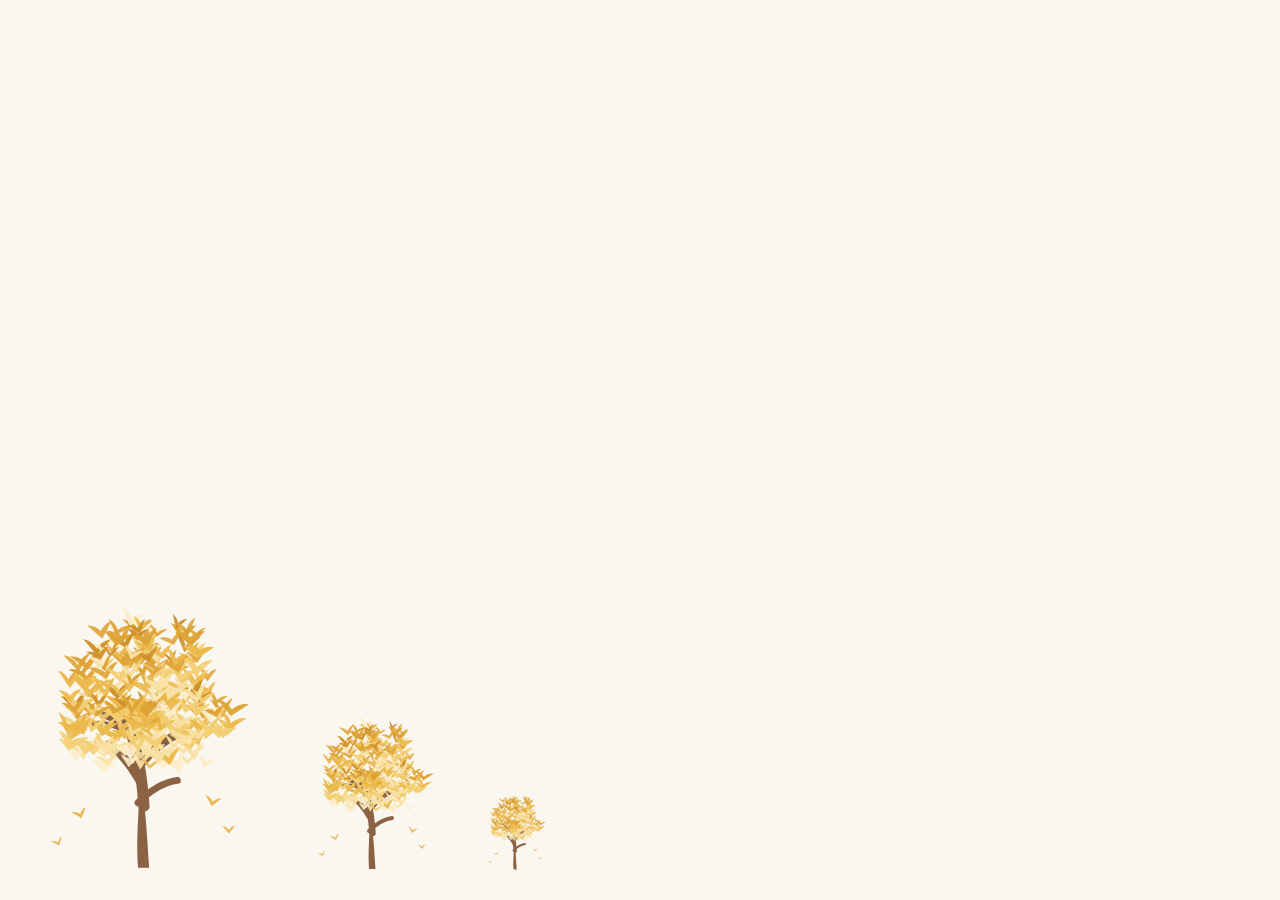
<file: _ginkgo_test.html>
<html><body style='margin:0;background:#FAF7F1;display:flex;gap:36px;padding:30px;align-items:flex-end'><div style='width:240px'><svg xmlns='http://www.w3.org/2000/svg' viewBox='0 0 280 360'><path d='M139,358 C137,330 136,306 133,282 L127,282 C126,306 124,330 126,358 Z' fill='#8B6344'/><path d='M133,286 C131,258 128,236 122,214 C118,198 113,184 106,172' stroke='#8B6344' stroke-width='13' stroke-linecap='round' fill='none'/><path d='M129,258 Q110.5,226.0 92,214' stroke='#8B6344' stroke-width='10' stroke-linecap='round' fill='none'/><path d='M130,236 Q154.0,208.0 178,200' stroke='#8B6344' stroke-width='10' stroke-linecap='round' fill='none'/><path d='M124,210 Q105.0,185.0 86,180' stroke='#8B6344' stroke-width='8' stroke-linecap='round' fill='none'/><path d='M126,282 Q149.0,259.0 172,256' stroke='#8B6344' stroke-width='8' stroke-linecap='round' fill='none'/><path d='M118,190 Q135.0,169.0 152,168' stroke='#8B6344' stroke-width='6' stroke-linecap='round' fill='none'/><path d='M120,204 Q97.0,187.0 74,190' stroke='#8B6344' stroke-width='6' stroke-linecap='round' fill='none'/><path d='M175.1,153.4 L153.9,140.0 A25.1,25.1 0 0 1 173.2,145.4 A25.1,25.1 0 0 1 187.8,131.7 Z' fill='#EBB94C' opacity='0.87'/><path d='M171.1,132.0 L162.5,116.2 A18.0,18.0 0 0 1 172.7,125.9 A18.0,18.0 0 0 1 186.3,122.5 Z' fill='#DEA336' opacity='0.89'/><path d='M134.1,144.6 L126.6,125.7 A20.3,20.3 0 0 1 135.8,135.5 A20.3,20.3 0 0 1 148.0,129.8 Z' fill='#DEA336' opacity='0.86'/><path d='M154.2,137.2 L146.3,121.7 A17.4,17.4 0 0 1 156.4,130.8 A17.4,17.4 0 0 1 169.9,129.7 Z' fill='#F3CE72' opacity='0.89'/><path d='M188.5,157.3 L177.3,140.8 A20.0,20.0 0 0 1 189.9,150.9 A20.0,20.0 0 0 1 205.7,147.2 Z' fill='#EBB94C' opacity='0.91'/><path d='M55.6,184.0 L44.2,168.5 A19.3,19.3 0 0 1 55.5,176.2 A19.3,19.3 0 0 1 66.5,168.1 Z' fill='#DEA336' opacity='0.89'/><path d='M128.5,243.6 L117.1,221.2 A25.1,25.1 0 0 1 129.1,233.0 A25.1,25.1 0 0 1 142.4,222.6 Z' fill='#F8E1A4' opacity='0.91'/><path d='M171.1,178.0 L161.9,164.4 A16.4,16.4 0 0 1 171.2,171.0 A16.4,16.4 0 0 1 180.5,164.6 Z' fill='#F3CE72' opacity='0.92'/><path d='M139.7,153.8 L132.4,130.5 A24.4,24.4 0 0 1 142.4,146.1 A24.4,24.4 0 0 1 159.9,140.1 Z' fill='#F8E1A4' opacity='0.92'/><path d='M75.8,164.1 L61.7,152.5 A18.3,18.3 0 0 1 75.1,158.8 A18.3,18.3 0 0 1 86.3,149.1 Z' fill='#EBB94C' opacity='0.96'/><path d='M100.7,86.3 L91.5,67.6 A20.8,20.8 0 0 1 102.5,80.4 A20.8,20.8 0 0 1 118.7,75.9 Z' fill='#DEA336' opacity='0.94'/><path d='M128.7,121.5 L120.7,100.1 A22.8,22.8 0 0 1 130.9,111.3 A22.8,22.8 0 0 1 144.8,105.3 Z' fill='#DEA336' opacity='0.95'/><path d='M156.3,242.5 L143.4,232.1 A16.6,16.6 0 0 1 155.8,236.6 A16.6,16.6 0 0 1 167.2,230.0 Z' fill='#FCEDC8' opacity='0.88'/><path d='M99.8,182.8 L83.0,162.1 A26.7,26.7 0 0 1 99.7,173.0 A26.7,26.7 0 0 1 116.0,161.6 Z' fill='#F3CE72' opacity='0.96'/><path d='M101.4,185.9 L79.7,170.0 A26.9,26.9 0 0 1 100.2,175.4 A26.9,26.9 0 0 1 118.9,165.6 Z' fill='#F3CE72' opacity='0.93'/><path d='M120.6,236.5 L106.6,229.3 A15.8,15.8 0 0 1 118.9,231.4 A15.8,15.8 0 0 1 127.4,222.3 Z' fill='#F8E1A4' opacity='0.94'/><path d='M61.6,144.7 L47.2,125.2 A24.2,24.2 0 0 1 62.4,136.6 A24.2,24.2 0 0 1 79.7,128.6 Z' fill='#F8E1A4' opacity='0.99'/><path d='M139.1,208.5 L128.9,187.8 A23.1,23.1 0 0 1 141.2,198.9 A23.1,23.1 0 0 1 156.9,193.7 Z' fill='#EBB94C' opacity='0.95'/><path d='M83.0,115.1 L66.8,94.7 A26.1,26.1 0 0 1 81.9,103.8 A26.1,26.1 0 0 1 95.1,92.0 Z' fill='#F8E1A4' opacity='0.92'/><path d='M189.2,228.1 L177.2,213.0 A19.3,19.3 0 0 1 190.0,221.7 A19.3,19.3 0 0 1 204.5,216.2 Z' fill='#F8E1A4' opacity='0.87'/><path d='M54.3,176.2 L35.9,157.5 A26.2,26.2 0 0 1 52.7,166.3 A26.2,26.2 0 0 1 65.9,152.6 Z' fill='#CE8F27' opacity='0.98'/><path d='M157.1,155.8 L150.0,140.1 A17.2,17.2 0 0 1 158.8,150.7 A17.2,17.2 0 0 1 172.4,148.0 Z' fill='#F8E1A4' opacity='0.96'/><path d='M171.5,160.4 L152.8,141.5 A26.6,26.6 0 0 1 170.5,150.4 A26.6,26.6 0 0 1 185.9,138.0 Z' fill='#F8E1A4' opacity='0.92'/><path d='M204.2,208.3 L197.0,190.1 A19.5,19.5 0 0 1 206.4,199.7 A19.5,19.5 0 0 1 219.3,196.0 Z' fill='#F3CE72' opacity='0.98'/><path d='M119.8,183.6 L106.9,170.1 A18.6,18.6 0 0 1 118.8,176.8 A18.6,18.6 0 0 1 128.2,167.1 Z' fill='#DEA336' opacity='0.99'/><path d='M173.1,204.7 L159.5,188.1 A21.5,21.5 0 0 1 173.0,198.1 A21.5,21.5 0 0 1 186.2,187.7 Z' fill='#F3CE72' opacity='0.91'/><path d='M152.4,187.1 L139.1,172.7 A19.6,19.6 0 0 1 151.3,178.5 A19.6,19.6 0 0 1 161.8,170.0 Z' fill='#EBB94C' opacity='0.94'/><path d='M99.7,104.4 L90.2,88.6 A18.5,18.5 0 0 1 101.6,98.3 A18.5,18.5 0 0 1 116.3,96.3 Z' fill='#FCEDC8' opacity='0.99'/><path d='M174.2,247.4 L160.3,233.1 A20.0,20.0 0 0 1 172.9,238.4 A20.0,20.0 0 0 1 183.3,229.7 Z' fill='#FCEDC8' opacity='0.93'/><path d='M129.2,231.3 L116.6,217.7 A18.5,18.5 0 0 1 129.3,223.4 A18.5,18.5 0 0 1 142.3,218.3 Z' fill='#F8E1A4' opacity='0.86'/><path d='M206.9,140.6 L198.2,124.6 A18.2,18.2 0 0 1 207.5,132.3 A18.2,18.2 0 0 1 217.9,126.1 Z' fill='#DEA336' opacity='0.90'/><path d='M68.2,177.6 L55.5,167.1 A16.4,16.4 0 0 1 67.5,172.1 A16.4,16.4 0 0 1 78.1,164.5 Z' fill='#DEA336' opacity='0.93'/><path d='M69.7,158.0 L53.6,140.3 A23.9,23.9 0 0 1 69.5,151.1 A23.9,23.9 0 0 1 84.7,139.3 Z' fill='#EBB94C' opacity='0.90'/><path d='M177.5,92.9 L164.4,72.4 A24.3,24.3 0 0 1 178.3,83.6 A24.3,24.3 0 0 1 194.1,75.1 Z' fill='#DEA336' opacity='0.96'/><path d='M127.1,190.7 L107.5,174.8 A25.2,25.2 0 0 1 124.6,182.7 A25.2,25.2 0 0 1 134.1,166.5 Z' fill='#DEA336' opacity='0.98'/><path d='M125.0,85.4 L107.9,68.0 A24.4,24.4 0 0 1 125.3,78.0 A24.4,24.4 0 0 1 143.2,69.2 Z' fill='#DEA336' opacity='0.93'/><path d='M84.4,222.6 L76.1,199.3 A24.7,24.7 0 0 1 86.0,214.8 A24.7,24.7 0 0 1 101.2,204.5 Z' fill='#F3CE72' opacity='0.97'/><path d='M230.2,204.8 L220.3,183.6 A23.4,23.4 0 0 1 231.3,194.8 A23.4,23.4 0 0 1 244.2,186.0 Z' fill='#FCEDC8' opacity='0.89'/><path d='M134.0,98.3 L115.2,80.3 A26.0,26.0 0 0 1 131.6,88.4 A26.0,26.0 0 0 1 142.5,73.7 Z' fill='#DEA336' opacity='0.92'/><path d='M199.2,202.8 L194.8,187.5 A15.9,15.9 0 0 1 200.8,196.9 A15.9,15.9 0 0 1 210.6,191.8 Z' fill='#EBB94C' opacity='0.96'/><path d='M84.1,186.6 L70.9,170.4 A20.9,20.9 0 0 1 85.1,179.4 A20.9,20.9 0 0 1 101.1,174.6 Z' fill='#F3CE72' opacity='0.87'/><path d='M87.2,126.8 L75.7,112.8 A18.2,18.2 0 0 1 87.3,120.9 A18.2,18.2 0 0 1 99.0,113.1 Z' fill='#F3CE72' opacity='0.97'/><path d='M137.6,216.1 L127.5,202.2 A17.2,17.2 0 0 1 138.4,209.3 A17.2,17.2 0 0 1 150.6,205.0 Z' fill='#F8E1A4' opacity='0.87'/><path d='M182.5,210.7 L161.0,197.0 A25.5,25.5 0 0 1 179.8,202.6 A25.5,25.5 0 0 1 191.2,186.7 Z' fill='#F8E1A4' opacity='0.97'/><path d='M202.0,204.8 L185.6,187.2 A24.0,24.0 0 0 1 199.8,194.3 A24.0,24.0 0 0 1 210.2,182.2 Z' fill='#F3CE72' opacity='0.93'/><path d='M137.6,230.2 L123.1,208.5 A26.2,26.2 0 0 1 139.3,219.3 A26.2,26.2 0 0 1 158.1,214.0 Z' fill='#F8E1A4' opacity='0.91'/><path d='M111.1,227.8 L96.1,212.7 A21.2,21.2 0 0 1 110.5,219.7 A21.2,21.2 0 0 1 123.7,210.7 Z' fill='#F8E1A4' opacity='0.96'/><path d='M174.1,175.5 L157.6,155.8 A25.7,25.7 0 0 1 173.8,164.8 A25.7,25.7 0 0 1 189.7,155.2 Z' fill='#EBB94C' opacity='0.86'/><path d='M108.0,94.5 L98.2,81.6 A16.2,16.2 0 0 1 107.6,89.5 A16.2,16.2 0 0 1 115.6,80.2 Z' fill='#DEA336' opacity='0.91'/><path d='M159.8,140.0 L146.1,130.0 A16.9,16.9 0 0 1 158.0,134.9 A16.9,16.9 0 0 1 164.5,123.8 Z' fill='#F3CE72' opacity='0.93'/><path d='M96.5,155.0 L84.4,135.3 A23.1,23.1 0 0 1 97.7,144.6 A23.1,23.1 0 0 1 112.9,138.7 Z' fill='#F8E1A4' opacity='0.88'/><path d='M96.0,108.5 L86.1,94.2 A17.4,17.4 0 0 1 95.6,102.9 A17.4,17.4 0 0 1 103.7,92.9 Z' fill='#CE8F27' opacity='0.87'/><path d='M115.2,140.3 L100.4,129.4 A18.4,18.4 0 0 1 113.9,132.9 A18.4,18.4 0 0 1 125.2,124.9 Z' fill='#F3CE72' opacity='0.88'/><path d='M224.6,183.2 L209.8,161.0 A26.7,26.7 0 0 1 224.2,175.5 A26.7,26.7 0 0 1 236.6,159.3 Z' fill='#DEA336' opacity='0.97'/><path d='M44.7,144.8 L34.5,128.5 A19.2,19.2 0 0 1 44.6,139.1 A19.2,19.2 0 0 1 54.7,128.4 Z' fill='#DEA336' opacity='0.99'/><path d='M171.7,126.8 L159.3,111.4 A19.8,19.8 0 0 1 170.8,120.4 A19.8,19.8 0 0 1 179.5,108.6 Z' fill='#F3CE72' opacity='0.92'/><path d='M220.2,186.0 L205.4,171.0 A21.1,21.1 0 0 1 219.2,178.1 A21.1,21.1 0 0 1 230.7,167.7 Z' fill='#F3CE72' opacity='0.87'/><path d='M46.7,148.5 L32.4,127.6 A25.3,25.3 0 0 1 46.6,141.3 A25.3,25.3 0 0 1 60.6,127.4 Z' fill='#EBB94C' opacity='0.94'/><path d='M63.0,231.6 L44.2,213.8 A26.0,26.0 0 0 1 61.3,222.4 A26.0,26.0 0 0 1 73.8,208.0 Z' fill='#F8E1A4' opacity='0.98'/><path d='M120.7,191.5 L102.9,174.2 A24.8,24.8 0 0 1 119.3,184.1 A24.8,24.8 0 0 1 131.3,169.1 Z' fill='#F3CE72' opacity='0.87'/><path d='M68.6,193.9 L56.3,184.0 A15.7,15.7 0 0 1 67.9,189.4 A15.7,15.7 0 0 1 77.4,180.8 Z' fill='#F3CE72' opacity='0.89'/><path d='M181.3,197.8 L169.4,176.9 A24.0,24.0 0 0 1 183.2,187.3 A24.0,24.0 0 0 1 199.8,182.4 Z' fill='#F3CE72' opacity='0.95'/><path d='M46.9,220.8 L33.4,198.0 A26.5,26.5 0 0 1 49.2,210.3 A26.5,26.5 0 0 1 68.7,205.9 Z' fill='#F3CE72' opacity='0.90'/><path d='M150.3,184.6 L140.8,169.1 A18.2,18.2 0 0 1 151.4,178.6 A18.2,18.2 0 0 1 164.7,173.6 Z' fill='#F3CE72' opacity='0.87'/><path d='M111.1,208.1 L95.0,197.4 A19.3,19.3 0 0 1 109.5,199.5 A19.3,19.3 0 0 1 122.1,192.2 Z' fill='#EBB94C' opacity='0.95'/><path d='M73.9,226.5 L58.7,210.6 A22.0,22.0 0 0 1 74.1,217.5 A22.0,22.0 0 0 1 89.8,211.3 Z' fill='#F3CE72' opacity='0.87'/><path d='M116.3,117.0 L106.1,104.1 A16.4,16.4 0 0 1 116.0,109.7 A16.4,16.4 0 0 1 125.3,103.2 Z' fill='#FCEDC8' opacity='0.92'/><path d='M102.2,161.7 L83.7,142.6 A26.6,26.6 0 0 1 101.7,153.8 A26.6,26.6 0 0 1 118.4,140.6 Z' fill='#CE8F27' opacity='0.97'/><path d='M152.8,165.5 L135.8,153.6 A20.8,20.8 0 0 1 151.7,158.3 A20.8,20.8 0 0 1 165.3,148.9 Z' fill='#EBB94C' opacity='0.89'/><path d='M80.3,149.9 L73.4,133.4 A17.9,17.9 0 0 1 81.7,144.2 A17.9,17.9 0 0 1 94.0,138.3 Z' fill='#EBB94C' opacity='1.00'/><path d='M108.8,95.4 L88.3,81.0 A25.0,25.0 0 0 1 106.8,88.5 A25.0,25.0 0 0 1 118.4,72.4 Z' fill='#DEA336' opacity='0.88'/><path d='M201.3,184.4 L191.8,168.1 A18.9,18.9 0 0 1 203.0,176.3 A18.9,18.9 0 0 1 216.6,173.4 Z' fill='#DEA336' opacity='0.95'/><path d='M198.3,171.6 L186.2,159.3 A17.2,17.2 0 0 1 197.5,165.8 A17.2,17.2 0 0 1 206.8,156.6 Z' fill='#EBB94C' opacity='0.86'/><path d='M55.4,177.8 L38.9,156.7 A26.8,26.8 0 0 1 56.8,166.0 A26.8,26.8 0 0 1 76.4,161.1 Z' fill='#F3CE72' opacity='0.96'/><path d='M106.7,179.1 L87.5,166.1 A23.2,23.2 0 0 1 104.5,171.8 A23.2,23.2 0 0 1 115.7,157.8 Z' fill='#DEA336' opacity='0.87'/><path d='M61.6,135.0 L44.8,126.8 A18.7,18.7 0 0 1 59.8,129.1 A18.7,18.7 0 0 1 70.8,118.8 Z' fill='#DEA336' opacity='0.96'/><path d='M148.7,155.1 L141.6,135.6 A20.8,20.8 0 0 1 150.0,149.0 A20.8,20.8 0 0 1 163.0,139.9 Z' fill='#F3CE72' opacity='0.91'/><path d='M142.8,198.7 L125.4,182.2 A24.0,24.0 0 0 1 141.9,191.1 A24.0,24.0 0 0 1 155.7,178.4 Z' fill='#EBB94C' opacity='0.95'/><path d='M180.0,106.6 L169.7,81.9 A26.8,26.8 0 0 1 181.6,98.8 A26.8,26.8 0 0 1 199.4,88.1 Z' fill='#CE8F27' opacity='0.90'/><path d='M196.8,141.9 L187.4,124.3 A20.0,20.0 0 0 1 197.5,133.9 A20.0,20.0 0 0 1 209.2,126.2 Z' fill='#F3CE72' opacity='0.94'/><path d='M139.5,188.8 L122.0,177.6 A20.8,20.8 0 0 1 137.6,182.3 A20.8,20.8 0 0 1 148.0,169.8 Z' fill='#EBB94C' opacity='0.92'/><path d='M118.9,147.9 L105.3,135.3 A18.5,18.5 0 0 1 118.0,140.9 A18.5,18.5 0 0 1 129.0,132.4 Z' fill='#F8E1A4' opacity='0.92'/><path d='M144.3,123.5 L125.7,104.8 A26.4,26.4 0 0 1 142.2,113.9 A26.4,26.4 0 0 1 153.4,98.7 Z' fill='#DEA336' opacity='0.87'/><path d='M54.8,235.1 L39.9,215.0 A25.1,25.1 0 0 1 53.7,225.1 A25.1,25.1 0 0 1 64.8,212.1 Z' fill='#FCEDC8' opacity='0.88'/><path d='M136.6,108.5 L124.0,94.5 A18.9,18.9 0 0 1 136.8,102.6 A18.9,18.9 0 0 1 150.1,95.4 Z' fill='#CE8F27' opacity='0.99'/><path d='M132.9,174.5 L125.3,151.0 A24.8,24.8 0 0 1 135.2,166.5 A24.8,24.8 0 0 1 151.6,158.3 Z' fill='#CE8F27' opacity='0.88'/><path d='M143.3,91.6 L135.1,73.9 A19.5,19.5 0 0 1 144.2,84.1 A19.5,19.5 0 0 1 155.6,76.5 Z' fill='#FCEDC8' opacity='0.91'/><path d='M150.9,195.6 L134.2,178.2 A24.1,24.1 0 0 1 150.8,187.6 A24.1,24.1 0 0 1 167.1,177.7 Z' fill='#EBB94C' opacity='0.88'/><path d='M125.0,93.4 L114.1,78.5 A18.5,18.5 0 0 1 125.4,85.9 A18.5,18.5 0 0 1 137.3,79.7 Z' fill='#CE8F27' opacity='0.97'/><path d='M87.9,229.5 L75.2,220.5 A15.6,15.6 0 0 1 86.4,224.7 A15.6,15.6 0 0 1 93.4,214.9 Z' fill='#F8E1A4' opacity='0.95'/><path d='M184.9,198.9 L165.3,183.0 A25.3,25.3 0 0 1 182.3,190.2 A25.3,25.3 0 0 1 192.6,174.9 Z' fill='#FCEDC8' opacity='0.88'/><path d='M177.7,154.3 L167.4,135.2 A21.7,21.7 0 0 1 180.8,145.3 A21.7,21.7 0 0 1 197.6,145.5 Z' fill='#F8E1A4' opacity='0.87'/><path d='M137.4,154.8 L114.5,141.5 A26.5,26.5 0 0 1 133.7,144.1 A26.5,26.5 0 0 1 147.2,130.2 Z' fill='#EBB94C' opacity='0.93'/><path d='M140.6,112.8 L133.3,96.8 A17.6,17.6 0 0 1 142.2,105.7 A17.6,17.6 0 0 1 154.2,101.6 Z' fill='#EBB94C' opacity='0.97'/><path d='M104.7,200.9 L98.5,175.9 A25.7,25.7 0 0 1 108.2,190.7 A25.7,25.7 0 0 1 124.8,184.9 Z' fill='#F3CE72' opacity='0.92'/><path d='M149.0,151.5 L133.6,137.8 A20.6,20.6 0 0 1 147.1,143.4 A20.6,20.6 0 0 1 156.7,132.3 Z' fill='#F8E1A4' opacity='0.88'/><path d='M128.5,218.9 L120.8,203.4 A17.4,17.4 0 0 1 129.0,211.5 A17.4,17.4 0 0 1 138.3,204.6 Z' fill='#F3CE72' opacity='0.99'/><path d='M139.5,242.6 L130.0,230.7 A15.2,15.2 0 0 1 139.9,238.2 A15.2,15.2 0 0 1 151.2,233.0 Z' fill='#EBB94C' opacity='0.88'/><path d='M143.3,210.2 L138.3,192.5 A18.4,18.4 0 0 1 145.1,204.0 A18.4,18.4 0 0 1 157.0,197.9 Z' fill='#EBB94C' opacity='0.90'/><path d='M45.2,221.0 L33.4,207.2 A18.2,18.2 0 0 1 45.1,213.5 A18.2,18.2 0 0 1 56.6,206.9 Z' fill='#F3CE72' opacity='0.88'/><path d='M232.5,200.3 L218.7,184.4 A21.0,21.0 0 0 1 232.5,191.4 A21.0,21.0 0 0 1 246.3,184.4 Z' fill='#EBB94C' opacity='0.87'/><path d='M90.5,198.8 L77.8,185.3 A18.6,18.6 0 0 1 89.9,191.4 A18.6,18.6 0 0 1 100.6,183.2 Z' fill='#F3CE72' opacity='0.99'/><path d='M83.1,162.6 L72.4,147.4 A18.6,18.6 0 0 1 82.8,154.3 A18.6,18.6 0 0 1 92.7,146.7 Z' fill='#FCEDC8' opacity='0.87'/><path d='M139.4,192.3 L119.3,177.8 A24.8,24.8 0 0 1 136.7,183.9 A24.8,24.8 0 0 1 147.6,168.9 Z' fill='#F8E1A4' opacity='0.92'/><path d='M67.9,144.6 L53.0,125.9 A23.9,23.9 0 0 1 66.7,134.2 A23.9,23.9 0 0 1 78.3,123.1 Z' fill='#DEA336' opacity='0.91'/><path d='M113.7,120.1 L107.8,103.1 A18.0,18.0 0 0 1 114.8,114.4 A18.0,18.0 0 0 1 125.7,106.7 Z' fill='#EBB94C' opacity='0.88'/><path d='M129.4,172.4 L111.2,159.8 A22.1,22.1 0 0 1 126.8,163.0 A22.1,22.1 0 0 1 138.7,152.4 Z' fill='#F3CE72' opacity='0.91'/><path d='M80.2,172.1 L69.1,152.2 A22.8,22.8 0 0 1 80.4,164.0 A22.8,22.8 0 0 1 92.2,152.7 Z' fill='#CE8F27' opacity='0.92'/><path d='M58.1,190.2 L44.8,170.8 A23.5,23.5 0 0 1 59.4,181.2 A23.5,23.5 0 0 1 76.5,175.6 Z' fill='#DEA336' opacity='0.87'/><path d='M64.6,159.1 L49.8,151.8 A16.4,16.4 0 0 1 62.7,154.1 A16.4,16.4 0 0 1 71.2,144.1 Z' fill='#F8E1A4' opacity='0.90'/><path d='M119.3,193.3 L107.3,181.5 A16.9,16.9 0 0 1 118.2,187.9 A16.9,16.9 0 0 1 125.7,177.7 Z' fill='#EBB94C' opacity='0.99'/><path d='M114.7,187.5 L99.7,170.8 A22.5,22.5 0 0 1 114.7,180.5 A22.5,22.5 0 0 1 129.6,170.6 Z' fill='#F3CE72' opacity='0.88'/><path d='M133.3,210.4 L117.5,197.8 A20.2,20.2 0 0 1 131.8,203.1 A20.2,20.2 0 0 1 143.0,192.7 Z' fill='#F3CE72' opacity='0.99'/><path d='M165.9,218.9 L157.3,202.2 A18.8,18.8 0 0 1 167.3,213.1 A18.8,18.8 0 0 1 181.3,208.1 Z' fill='#F8E1A4' opacity='0.92'/><path d='M47.1,209.2 L35.7,187.3 A24.8,24.8 0 0 1 49.0,202.1 A24.8,24.8 0 0 1 67.9,195.9 Z' fill='#EBB94C' opacity='0.87'/><path d='M133.5,133.6 L117.2,119.5 A21.5,21.5 0 0 1 131.5,126.5 A21.5,21.5 0 0 1 139.8,113.0 Z' fill='#DEA336' opacity='0.97'/><path d='M167.9,98.0 L150.6,90.0 A19.0,19.0 0 0 1 165.9,91.6 A19.0,19.0 0 0 1 177.6,81.7 Z' fill='#DEA336' opacity='0.87'/><path d='M197.7,205.6 L188.4,192.3 A16.3,16.3 0 0 1 197.9,200.4 A16.3,16.3 0 0 1 208.2,193.2 Z' fill='#FCEDC8' opacity='0.86'/><path d='M183.7,203.3 L173.3,185.5 A20.6,20.6 0 0 1 184.0,194.7 A20.6,20.6 0 0 1 195.1,186.1 Z' fill='#EBB94C' opacity='0.88'/><path d='M200.1,163.4 L185.8,152.0 A18.3,18.3 0 0 1 198.4,155.2 A18.3,18.3 0 0 1 208.8,147.3 Z' fill='#EBB94C' opacity='0.92'/><path d='M127.7,191.8 L107.7,175.2 A26.0,26.0 0 0 1 125.0,181.1 A26.0,26.0 0 0 1 137.2,167.6 Z' fill='#DEA336' opacity='0.93'/><path d='M190.9,147.9 L177.7,125.5 A26.0,26.0 0 0 1 192.5,138.4 A26.0,26.0 0 0 1 210.9,131.2 Z' fill='#EBB94C' opacity='0.90'/><path d='M53.0,180.6 L40.4,169.8 A16.6,16.6 0 0 1 51.2,174.1 A16.6,16.6 0 0 1 58.1,164.7 Z' fill='#F3CE72' opacity='0.96'/><path d='M159.0,134.6 L147.8,117.6 A20.4,20.4 0 0 1 160.2,125.8 A20.4,20.4 0 0 1 174.3,121.3 Z' fill='#F3CE72' opacity='0.88'/><path d='M90.4,148.5 L78.5,138.4 A15.6,15.6 0 0 1 89.9,143.8 A15.6,15.6 0 0 1 99.7,135.9 Z' fill='#EBB94C' opacity='0.97'/><path d='M149.9,170.9 L135.8,153.7 A22.3,22.3 0 0 1 148.8,163.6 A22.3,22.3 0 0 1 158.5,150.4 Z' fill='#F8E1A4' opacity='0.93'/><path d='M139.3,125.4 L133.8,99.6 A26.4,26.4 0 0 1 142.4,116.2 A26.4,26.4 0 0 1 159.3,108.2 Z' fill='#DEA336' opacity='0.88'/><path d='M85.4,246.9 L72.5,231.0 A20.5,20.5 0 0 1 86.5,239.3 A20.5,20.5 0 0 1 102.1,234.9 Z' fill='#FCEDC8' opacity='0.91'/><path d='M190.3,121.5 L173.9,107.6 A21.5,21.5 0 0 1 188.8,113.9 A21.5,21.5 0 0 1 200.3,102.6 Z' fill='#EBB94C' opacity='0.91'/><path d='M210.0,155.9 L196.0,146.2 A17.1,17.1 0 0 1 208.1,149.4 A17.1,17.1 0 0 1 216.7,140.3 Z' fill='#EBB94C' opacity='0.92'/><path d='M126.6,177.9 L111.0,161.2 A22.9,22.9 0 0 1 126.2,168.4 A22.9,22.9 0 0 1 140.7,159.8 Z' fill='#F3CE72' opacity='0.93'/><path d='M126.7,119.8 L109.0,103.5 A24.1,24.1 0 0 1 125.1,110.2 A24.1,24.1 0 0 1 138.2,98.6 Z' fill='#DEA336' opacity='0.87'/><path d='M150.9,129.4 L142.7,106.7 A24.2,24.2 0 0 1 152.7,120.9 A24.2,24.2 0 0 1 167.7,112.0 Z' fill='#F3CE72' opacity='0.92'/><path d='M83.9,204.7 L70.9,184.3 A24.2,24.2 0 0 1 85.5,194.4 A24.2,24.2 0 0 1 102.4,189.1 Z' fill='#EBB94C' opacity='0.95'/><path d='M130.2,111.0 L118.1,87.3 A26.6,26.6 0 0 1 132.5,102.9 A26.6,26.6 0 0 1 152.8,96.9 Z' fill='#F3CE72' opacity='0.93'/><path d='M115.2,178.9 L100.1,170.6 A17.3,17.3 0 0 1 113.6,173.1 A17.3,17.3 0 0 1 123.9,164.0 Z' fill='#F3CE72' opacity='0.97'/><path d='M145.5,195.9 L137.8,177.5 A19.9,19.9 0 0 1 146.5,188.7 A19.9,19.9 0 0 1 157.8,180.2 Z' fill='#F3CE72' opacity='0.97'/><path d='M116.4,76.4 L107.1,53.7 A24.5,24.5 0 0 1 118.9,67.0 A24.5,24.5 0 0 1 135.9,61.6 Z' fill='#FCEDC8' opacity='0.95'/><path d='M151.6,205.9 L139.8,192.3 A18.0,18.0 0 0 1 151.7,198.4 A18.0,18.0 0 0 1 164.0,192.9 Z' fill='#F3CE72' opacity='0.89'/><path d='M125.3,131.1 L111.2,117.8 A19.3,19.3 0 0 1 123.7,124.8 A19.3,19.3 0 0 1 131.4,112.7 Z' fill='#F3CE72' opacity='0.86'/><path d='M103.4,210.5 L80.0,198.0 A26.5,26.5 0 0 1 100.8,201.9 A26.5,26.5 0 0 1 115.9,187.2 Z' fill='#EBB94C' opacity='0.99'/><path d='M157.6,168.9 L148.6,146.6 A24.1,24.1 0 0 1 160.5,159.1 A24.1,24.1 0 0 1 177.4,155.2 Z' fill='#EBB94C' opacity='0.92'/><path d='M151.9,193.0 L141.1,175.8 A20.3,20.3 0 0 1 153.3,186.7 A20.3,20.3 0 0 1 169.0,182.1 Z' fill='#EBB94C' opacity='0.90'/><path d='M88.6,159.3 L74.7,142.1 A22.1,22.1 0 0 1 87.4,150.3 A22.1,22.1 0 0 1 97.8,139.2 Z' fill='#EBB94C' opacity='0.92'/><path d='M146.7,88.9 L140.4,73.7 A16.5,16.5 0 0 1 148.1,84.3 A16.5,16.5 0 0 1 160.4,79.7 Z' fill='#DEA336' opacity='0.95'/><path d='M221.4,207.1 L205.8,194.1 A20.3,20.3 0 0 1 219.4,200.7 A20.3,20.3 0 0 1 226.8,187.6 Z' fill='#F3CE72' opacity='0.92'/><path d='M179.4,225.6 L164.5,214.3 A18.6,18.6 0 0 1 178.7,219.4 A18.6,18.6 0 0 1 191.5,211.4 Z' fill='#F8E1A4' opacity='0.87'/><path d='M173.5,134.3 L157.1,117.9 A23.2,23.2 0 0 1 172.7,127.4 A23.2,23.2 0 0 1 185.6,114.5 Z' fill='#F3CE72' opacity='0.98'/><path d='M122.6,211.7 L112.4,197.1 A17.7,17.7 0 0 1 122.6,205.8 A17.7,17.7 0 0 1 132.8,197.2 Z' fill='#F3CE72' opacity='0.98'/><path d='M47.3,164.9 L32.9,150.4 A20.4,20.4 0 0 1 46.9,156.9 A20.4,20.4 0 0 1 60.1,149.0 Z' fill='#EBB94C' opacity='0.92'/><path d='M51.9,195.4 L38.7,181.2 A19.4,19.4 0 0 1 51.6,187.9 A19.4,19.4 0 0 1 64.0,180.2 Z' fill='#F3CE72' opacity='0.88'/><path d='M199.3,202.6 L182.7,182.7 A25.9,25.9 0 0 1 198.2,195.0 A25.9,25.9 0 0 1 209.3,178.7 Z' fill='#EBB94C' opacity='0.95'/><path d='M219.4,205.3 L210.3,188.7 A19.0,19.0 0 0 1 221.1,198.4 A19.0,19.0 0 0 1 235.2,194.7 Z' fill='#F3CE72' opacity='0.98'/><path d='M193.7,180.0 L180.1,167.0 A18.8,18.8 0 0 1 193.2,174.4 A18.8,18.8 0 0 1 204.8,164.8 Z' fill='#DEA336' opacity='0.98'/><path d='M234.3,180.9 L218.5,161.3 A25.3,25.3 0 0 1 235.5,173.4 A25.3,25.3 0 0 1 255.5,167.2 Z' fill='#DEA336' opacity='0.96'/><path d='M91.6,225.7 L74.9,205.6 A26.2,26.2 0 0 1 91.2,217.2 A26.2,26.2 0 0 1 106.5,204.2 Z' fill='#F3CE72' opacity='0.95'/><path d='M145.4,205.7 L129.9,186.3 A24.8,24.8 0 0 1 145.8,197.7 A24.8,24.8 0 0 1 163.0,188.2 Z' fill='#F3CE72' opacity='0.93'/><path d='M137.7,182.3 L121.3,172.5 A19.1,19.1 0 0 1 135.9,176.7 A19.1,19.1 0 0 1 145.1,164.7 Z' fill='#DEA336' opacity='0.99'/><path d='M89.8,239.3 L76.3,227.8 A17.7,17.7 0 0 1 89.6,231.8 A17.7,17.7 0 0 1 102.5,227.0 Z' fill='#F8E1A4' opacity='0.89'/><path d='M162.2,192.7 L153.9,178.5 A16.4,16.4 0 0 1 164.0,186.4 A16.4,16.4 0 0 1 176.7,185.0 Z' fill='#F8E1A4' opacity='0.97'/><path d='M126.9,192.9 L110.7,181.3 A19.9,19.9 0 0 1 125.7,186.3 A19.9,19.9 0 0 1 137.9,176.3 Z' fill='#DEA336' opacity='0.91'/><path d='M170.6,79.2 L166.5,61.9 A17.8,17.8 0 0 1 172.8,72.2 A17.8,17.8 0 0 1 183.9,67.4 Z' fill='#CE8F27' opacity='0.97'/><path d='M116.1,145.2 L110.9,122.6 A23.3,23.3 0 0 1 118.2,138.4 A23.3,23.3 0 0 1 133.2,129.4 Z' fill='#DEA336' opacity='0.96'/><path d='M136.0,229.4 L122.3,210.5 A23.4,23.4 0 0 1 135.0,219.0 A23.4,23.4 0 0 1 145.6,208.1 Z' fill='#F8E1A4' opacity='0.93'/><path d='M150.2,238.0 L141.2,219.6 A20.4,20.4 0 0 1 152.4,230.4 A20.4,20.4 0 0 1 167.6,227.4 Z' fill='#FCEDC8' opacity='0.89'/><path d='M120.7,218.3 L111.6,197.4 A22.8,22.8 0 0 1 122.4,208.6 A22.8,22.8 0 0 1 136.6,202.0 Z' fill='#F3CE72' opacity='0.88'/><path d='M74.9,130.0 L65.0,115.3 A17.7,17.7 0 0 1 75.3,124.1 A17.7,17.7 0 0 1 86.7,116.8 Z' fill='#FCEDC8' opacity='0.90'/><path d='M193.7,159.5 L174.1,148.0 A22.7,22.7 0 0 1 190.3,149.9 A22.7,22.7 0 0 1 201.8,138.3 Z' fill='#CE8F27' opacity='1.00'/><path d='M151.6,196.2 L136.3,184.1 A19.5,19.5 0 0 1 150.7,187.8 A19.5,19.5 0 0 1 163.8,180.9 Z' fill='#F3CE72' opacity='0.94'/><path d='M61.8,149.5 L46.5,133.2 A22.3,22.3 0 0 1 62.1,139.6 A22.3,22.3 0 0 1 78.1,134.3 Z' fill='#EBB94C' opacity='0.89'/><path d='M121.7,126.8 L108.5,117.8 A16.0,16.0 0 0 1 119.5,120.7 A16.0,16.0 0 0 1 126.4,111.6 Z' fill='#F8E1A4' opacity='0.95'/><path d='M115.1,240.5 L105.5,225.1 A18.1,18.1 0 0 1 115.9,233.9 A18.1,18.1 0 0 1 127.9,227.8 Z' fill='#FCEDC8' opacity='0.88'/><path d='M132.6,203.3 L117.6,181.5 A26.5,26.5 0 0 1 133.5,195.7 A26.5,26.5 0 0 1 152.2,185.4 Z' fill='#EBB94C' opacity='0.93'/><path d='M109.2,123.9 L96.8,105.3 A22.4,22.4 0 0 1 110.7,114.1 A22.4,22.4 0 0 1 126.5,109.7 Z' fill='#DEA336' opacity='0.96'/><path d='M183.9,237.1 L173.3,225.6 A15.7,15.7 0 0 1 184.0,232.1 A15.7,15.7 0 0 1 195.0,225.9 Z' fill='#F8E1A4' opacity='0.93'/><path d='M182.1,163.6 L166.0,147.7 A22.6,22.6 0 0 1 180.7,156.4 A22.6,22.6 0 0 1 191.0,142.8 Z' fill='#FCEDC8' opacity='0.96'/><path d='M176.6,204.8 L167.9,183.7 A22.8,22.8 0 0 1 177.9,195.7 A22.8,22.8 0 0 1 190.7,186.8 Z' fill='#F3CE72' opacity='0.86'/><path d='M192.2,211.9 L171.2,200.0 A24.1,24.1 0 0 1 189.9,203.5 A24.1,24.1 0 0 1 204.2,191.0 Z' fill='#F3CE72' opacity='0.89'/><path d='M146.7,117.4 L131.2,99.6 A23.6,23.6 0 0 1 147.7,108.7 A23.6,23.6 0 0 1 165.8,103.4 Z' fill='#F8E1A4' opacity='0.93'/><path d='M150.1,219.7 L136.7,203.5 A21.0,21.0 0 0 1 149.1,213.2 A21.0,21.0 0 0 1 158.0,200.2 Z' fill='#F3CE72' opacity='0.99'/><path d='M149.7,131.4 L131.6,119.2 A21.8,21.8 0 0 1 148.3,123.6 A21.8,21.8 0 0 1 162.6,113.9 Z' fill='#DEA336' opacity='0.91'/><path d='M166.1,168.0 L150.9,156.9 A18.8,18.8 0 0 1 164.6,159.7 A18.8,18.8 0 0 1 176.5,152.4 Z' fill='#EBB94C' opacity='0.91'/><path d='M87.7,128.5 L71.2,115.0 A21.3,21.3 0 0 1 85.9,122.2 A21.3,21.3 0 0 1 94.6,108.3 Z' fill='#DEA336' opacity='0.97'/><path d='M100.3,172.0 L88.7,157.1 A18.9,18.9 0 0 1 99.8,165.3 A18.9,18.9 0 0 1 109.4,155.4 Z' fill='#F8E1A4' opacity='0.95'/><path d='M166.1,118.8 L154.5,107.7 A16.1,16.1 0 0 1 164.7,113.6 A16.1,16.1 0 0 1 170.8,103.5 Z' fill='#CE8F27' opacity='0.94'/><path d='M151.6,175.9 L140.2,161.6 A18.3,18.3 0 0 1 151.5,167.6 A18.3,18.3 0 0 1 162.7,161.3 Z' fill='#F8E1A4' opacity='0.86'/><path d='M199.2,197.1 L188.5,185.3 A15.9,15.9 0 0 1 199.6,192.3 A15.9,15.9 0 0 1 211.9,187.6 Z' fill='#EBB94C' opacity='0.94'/><path d='M75.7,219.4 L58.0,208.6 A20.7,20.7 0 0 1 73.5,213.2 A20.7,20.7 0 0 1 82.8,200.0 Z' fill='#F3CE72' opacity='0.96'/><path d='M126.0,223.4 L107.8,211.6 A21.7,21.7 0 0 1 124.2,213.9 A21.7,21.7 0 0 1 138.5,205.6 Z' fill='#F8E1A4' opacity='0.90'/><path d='M95.4,230.4 L80.9,208.1 A26.6,26.6 0 0 1 96.9,218.3 A26.6,26.6 0 0 1 114.8,212.1 Z' fill='#F8E1A4' opacity='0.92'/><path d='M119.9,212.6 L106.7,195.9 A21.2,21.2 0 0 1 120.7,206.2 A21.2,21.2 0 0 1 136.8,199.9 Z' fill='#F3CE72' opacity='0.91'/><path d='M150.7,208.5 L133.7,194.8 A21.9,21.9 0 0 1 149.9,200.7 A21.9,21.9 0 0 1 164.8,191.8 Z' fill='#FCEDC8' opacity='0.88'/><path d='M104.9,172.6 L88.1,156.8 A23.0,23.0 0 0 1 103.3,163.8 A23.0,23.0 0 0 1 115.0,152.0 Z' fill='#EBB94C' opacity='1.00'/><path d='M76.6,182.0 L66.1,163.5 A21.2,21.2 0 0 1 78.3,174.9 A21.2,21.2 0 0 1 94.4,170.6 Z' fill='#DEA336' opacity='0.97'/><path d='M71.0,200.4 L63.6,176.5 A25.0,25.0 0 0 1 73.3,192.9 A25.0,25.0 0 0 1 90.4,184.5 Z' fill='#F3CE72' opacity='0.96'/><path d='M210.2,187.1 L193.5,169.8 A24.0,24.0 0 0 1 209.7,178.3 A24.0,24.0 0 0 1 225.0,168.2 Z' fill='#FCEDC8' opacity='0.96'/><path d='M138.3,195.7 L116.4,180.9 A26.4,26.4 0 0 1 136.9,186.7 A26.4,26.4 0 0 1 154.7,174.9 Z' fill='#F3CE72' opacity='0.92'/><path d='M151.2,199.0 L144.1,176.0 A24.1,24.1 0 0 1 153.5,192.3 A24.1,24.1 0 0 1 170.8,185.1 Z' fill='#EBB94C' opacity='0.93'/><path d='M164.2,204.5 L158.5,181.1 A24.2,24.2 0 0 1 166.7,197.4 A24.2,24.2 0 0 1 183.3,189.8 Z' fill='#F3CE72' opacity='0.92'/><path d='M77.9,109.7 L62.0,90.9 A24.6,24.6 0 0 1 78.0,102.4 A24.6,24.6 0 0 1 94.1,91.2 Z' fill='#CE8F27' opacity='0.97'/><path d='M131.5,179.1 L115.9,159.3 A25.2,25.2 0 0 1 132.7,169.6 A25.2,25.2 0 0 1 151.6,164.0 Z' fill='#DEA336' opacity='0.99'/><path d='M176.4,143.0 L162.7,123.2 A24.0,24.0 0 0 1 177.9,132.1 A24.0,24.0 0 0 1 194.9,127.7 Z' fill='#F3CE72' opacity='0.90'/><path d='M101.3,188.1 L88.2,172.0 A20.8,20.8 0 0 1 102.4,180.9 A20.8,20.8 0 0 1 118.7,176.7 Z' fill='#F3CE72' opacity='0.92'/><path d='M181.1,177.2 L169.3,158.3 A22.3,22.3 0 0 1 182.6,170.2 A22.3,22.3 0 0 1 199.6,164.7 Z' fill='#F3CE72' opacity='0.97'/><path d='M179.3,198.7 L165.9,189.4 A16.3,16.3 0 0 1 177.7,194.0 A16.3,16.3 0 0 1 184.3,183.2 Z' fill='#F3CE72' opacity='0.98'/><path d='M156.0,234.7 L134.2,222.1 A25.2,25.2 0 0 1 153.8,224.3 A25.2,25.2 0 0 1 170.7,214.2 Z' fill='#F8E1A4' opacity='0.95'/><path d='M128.3,82.2 L121.1,64.3 A19.2,19.2 0 0 1 129.8,74.1 A19.2,19.2 0 0 1 141.3,68.1 Z' fill='#EBB94C' opacity='0.96'/><path d='M186.4,218.2 L172.0,200.3 A23.0,23.0 0 0 1 186.9,210.6 A23.0,23.0 0 0 1 203.0,202.3 Z' fill='#F8E1A4' opacity='0.86'/><path d='M84.4,90.8 L66.5,75.1 A23.8,23.8 0 0 1 82.6,81.8 A23.8,23.8 0 0 1 95.2,69.6 Z' fill='#DEA336' opacity='0.90'/><path d='M52.8,178.6 L36.4,165.4 A21.0,21.0 0 0 1 51.4,170.4 A21.0,21.0 0 0 1 64.0,160.8 Z' fill='#DEA336' opacity='0.92'/><path d='M166.8,205.8 L157.3,189.0 A19.3,19.3 0 0 1 168.5,198.3 A19.3,19.3 0 0 1 182.6,194.7 Z' fill='#F3CE72' opacity='0.93'/><path d='M84.5,222.6 L74.0,205.5 A20.1,20.1 0 0 1 86.0,217.1 A20.1,20.1 0 0 1 102.0,212.7 Z' fill='#F8E1A4' opacity='0.94'/><path d='M160.8,161.9 L153.4,136.7 A26.2,26.2 0 0 1 164.3,152.0 A26.2,26.2 0 0 1 182.4,147.0 Z' fill='#F8E1A4' opacity='0.95'/><path d='M105.3,186.8 L98.1,172.7 A15.8,15.8 0 0 1 106.8,182.2 A15.8,15.8 0 0 1 119.5,179.7 Z' fill='#F3CE72' opacity='0.89'/><path d='M97.0,178.5 L86.6,162.1 A19.4,19.4 0 0 1 98.7,172.6 A19.4,19.4 0 0 1 114.3,169.6 Z' fill='#DEA336' opacity='0.99'/><path d='M172.8,240.7 L158.3,230.6 A17.6,17.6 0 0 1 170.8,232.9 A17.6,17.6 0 0 1 180.7,225.0 Z' fill='#FCEDC8' opacity='0.94'/><path d='M115.7,153.3 L105.3,136.8 A19.5,19.5 0 0 1 116.0,146.1 A19.5,19.5 0 0 1 127.5,137.7 Z' fill='#EBB94C' opacity='0.87'/><path d='M158.5,233.1 L147.3,211.3 A24.5,24.5 0 0 1 160.7,223.6 A24.5,24.5 0 0 1 178.2,218.4 Z' fill='#F8E1A4' opacity='0.94'/><path d='M196.7,215.7 L181.6,200.5 A21.4,21.4 0 0 1 195.3,208.1 A21.4,21.4 0 0 1 205.3,196.1 Z' fill='#EBB94C' opacity='0.86'/><path d='M164.0,175.0 L154.5,158.8 A18.8,18.8 0 0 1 164.6,166.5 A18.8,18.8 0 0 1 175.5,160.1 Z' fill='#EBB94C' opacity='0.94'/><path d='M163.2,238.6 L146.1,222.1 A23.8,23.8 0 0 1 161.9,230.0 A23.8,23.8 0 0 1 174.4,217.6 Z' fill='#EBB94C' opacity='0.96'/><path d='M186.6,221.3 L170.0,210.0 A20.1,20.1 0 0 1 185.6,215.3 A20.1,20.1 0 0 1 198.6,205.2 Z' fill='#F3CE72' opacity='0.99'/><path d='M173.5,195.7 L162.3,175.8 A22.8,22.8 0 0 1 175.1,186.8 A22.8,22.8 0 0 1 191.0,181.2 Z' fill='#F8E1A4' opacity='0.91'/><path d='M122.3,200.8 L107.0,179.0 A26.6,26.6 0 0 1 124.4,191.0 A26.6,26.6 0 0 1 145.2,187.1 Z' fill='#EBB94C' opacity='1.00'/><path d='M194.5,90.1 L182.6,78.5 A16.5,16.5 0 0 1 194.2,84.4 A16.5,16.5 0 0 1 205.3,77.6 Z' fill='#DEA336' opacity='0.87'/><path d='M193.4,112.7 L178.9,98.1 A20.6,20.6 0 0 1 192.8,106.0 A20.6,20.6 0 0 1 205.1,95.7 Z' fill='#F3CE72' opacity='0.97'/><path d='M128.4,84.7 L113.1,74.9 A18.2,18.2 0 0 1 126.3,78.8 A18.2,18.2 0 0 1 134.0,67.4 Z' fill='#CE8F27' opacity='0.94'/><path d='M140.2,177.9 L124.5,160.8 A23.2,23.2 0 0 1 139.9,167.2 A23.2,23.2 0 0 1 154.9,159.9 Z' fill='#DEA336' opacity='0.97'/><path d='M136.3,193.2 L129.3,175.9 A18.7,18.7 0 0 1 138.7,186.8 A18.7,18.7 0 0 1 152.8,184.4 Z' fill='#DEA336' opacity='0.99'/><path d='M155.7,114.0 L139.1,104.7 A19.1,19.1 0 0 1 153.7,107.1 A19.1,19.1 0 0 1 165.0,97.3 Z' fill='#EBB94C' opacity='0.90'/><path d='M157.7,190.4 L151.9,174.1 A17.3,17.3 0 0 1 159.3,183.8 A17.3,17.3 0 0 1 170.2,178.5 Z' fill='#F3CE72' opacity='0.88'/><path d='M216.1,168.3 L209.6,151.3 A18.2,18.2 0 0 1 217.9,162.2 A18.2,18.2 0 0 1 230.9,157.6 Z' fill='#DEA336' opacity='0.91'/><path d='M110.1,171.0 L96.6,159.8 A17.5,17.5 0 0 1 108.8,163.7 A17.5,17.5 0 0 1 119.0,155.9 Z' fill='#CE8F27' opacity='0.89'/><path d='M73.5,181.0 L61.6,167.1 A18.3,18.3 0 0 1 73.0,174.3 A18.3,18.3 0 0 1 83.2,165.5 Z' fill='#F3CE72' opacity='0.88'/><path d='M84.4,107.5 L73.9,94.9 A16.4,16.4 0 0 1 85.0,102.1 A16.4,16.4 0 0 1 97.3,97.4 Z' fill='#FCEDC8' opacity='0.86'/><path d='M137.1,209.5 L122.1,197.9 A19.0,19.0 0 0 1 134.3,201.5 A19.0,19.0 0 0 1 141.4,191.0 Z' fill='#EBB94C' opacity='0.92'/><path d='M197.7,208.3 L179.2,195.7 A22.4,22.4 0 0 1 196.6,201.6 A22.4,22.4 0 0 1 211.0,190.3 Z' fill='#F8E1A4' opacity='0.98'/><path d='M202.5,241.4 L197.1,225.1 A17.1,17.1 0 0 1 204.7,235.0 A17.1,17.1 0 0 1 216.8,232.0 Z' fill='#FCEDC8' opacity='0.96'/><path d='M42.7,198.8 L33.1,176.3 A24.5,24.5 0 0 1 44.8,192.2 A24.5,24.5 0 0 1 63.5,185.8 Z' fill='#EBB94C' opacity='0.90'/><path d='M191.3,109.4 L177.8,99.8 A16.6,16.6 0 0 1 189.4,102.9 A16.6,16.6 0 0 1 197.4,94.0 Z' fill='#EBB94C' opacity='0.88'/><path d='M187.5,98.5 L169.5,83.6 A23.4,23.4 0 0 1 187.1,88.7 A23.4,23.4 0 0 1 204.2,82.1 Z' fill='#DEA336' opacity='0.96'/><path d='M217.6,182.1 L202.9,174.0 A16.7,16.7 0 0 1 215.9,175.5 A16.7,16.7 0 0 1 226.7,168.0 Z' fill='#DEA336' opacity='0.99'/><path d='M107.1,120.8 L94.2,108.5 A17.8,17.8 0 0 1 106.8,113.3 A17.8,17.8 0 0 1 118.8,107.3 Z' fill='#DEA336' opacity='0.96'/><path d='M64.3,225.4 L50.9,209.7 A20.6,20.6 0 0 1 65.3,216.7 A20.6,20.6 0 0 1 81.0,213.3 Z' fill='#F3CE72' opacity='0.88'/><path d='M105.0,158.6 L92.6,142.5 A20.4,20.4 0 0 1 105.3,152.1 A20.4,20.4 0 0 1 118.7,143.5 Z' fill='#EBB94C' opacity='0.87'/><path d='M197.1,166.1 L190.3,147.0 A20.2,20.2 0 0 1 198.8,159.4 A20.2,20.2 0 0 1 212.1,152.6 Z' fill='#CE8F27' opacity='0.91'/><path d='M154.7,154.4 L132.9,139.6 A26.4,26.4 0 0 1 152.4,145.2 A26.4,26.4 0 0 1 166.8,130.9 Z' fill='#F8E1A4' opacity='0.98'/><path d='M124.8,120.9 L102.9,105.5 A26.7,26.7 0 0 1 122.7,112.8 A26.7,26.7 0 0 1 136.3,96.8 Z' fill='#DEA336' opacity='0.87'/><path d='M126.7,176.0 L115.7,160.6 A19.0,19.0 0 0 1 126.3,167.7 A19.0,19.0 0 0 1 135.9,159.4 Z' fill='#EBB94C' opacity='1.00'/><path d='M194.7,119.3 L181.9,105.6 A18.7,18.7 0 0 1 194.3,113.6 A18.7,18.7 0 0 1 205.3,104.0 Z' fill='#DEA336' opacity='0.89'/><path d='M176.3,216.1 L160.7,195.3 A26.0,26.0 0 0 1 178.2,205.9 A26.0,26.0 0 0 1 198.3,202.2 Z' fill='#F8E1A4' opacity='0.90'/><path d='M173.5,130.5 L153.5,117.2 A24.0,24.0 0 0 1 171.1,120.8 A24.0,24.0 0 0 1 185.1,109.4 Z' fill='#DEA336' opacity='0.91'/><path d='M153.1,163.2 L138.0,152.2 A18.7,18.7 0 0 1 150.8,155.4 A18.7,18.7 0 0 1 160.1,145.9 Z' fill='#EBB94C' opacity='0.88'/><path d='M89.9,224.4 L70.7,212.2 A22.8,22.8 0 0 1 87.4,216.9 A22.8,22.8 0 0 1 98.0,203.1 Z' fill='#F8E1A4' opacity='0.92'/><path d='M137.6,100.4 L118.0,85.8 A24.4,24.4 0 0 1 135.1,90.6 A24.4,24.4 0 0 1 147.9,78.3 Z' fill='#DEA336' opacity='0.97'/><path d='M147.9,137.5 L130.7,119.6 A24.8,24.8 0 0 1 146.6,129.0 A24.8,24.8 0 0 1 159.2,115.5 Z' fill='#F3CE72' opacity='0.96'/><path d='M118.2,205.1 L113.1,187.9 A17.9,17.9 0 0 1 120.1,199.0 A17.9,17.9 0 0 1 132.1,193.7 Z' fill='#F8E1A4' opacity='0.88'/><path d='M118.4,178.7 L105.7,155.5 A26.5,26.5 0 0 1 119.0,170.2 A26.5,26.5 0 0 1 133.9,157.2 Z' fill='#DEA336' opacity='0.98'/><path d='M232.6,196.6 L223.4,174.5 A24.0,24.0 0 0 1 234.8,189.3 A24.0,24.0 0 0 1 252.7,183.4 Z' fill='#EBB94C' opacity='0.91'/><path d='M141.8,213.4 L128.7,197.1 A20.9,20.9 0 0 1 141.7,205.2 A20.9,20.9 0 0 1 154.6,196.9 Z' fill='#F8E1A4' opacity='0.95'/><path d='M184.3,87.9 L167.5,71.3 A23.6,23.6 0 0 1 182.6,79.4 A23.6,23.6 0 0 1 193.1,66.0 Z' fill='#DEA336' opacity='0.90'/><path d='M147.1,164.7 L136.5,147.1 A20.6,20.6 0 0 1 147.7,158.5 A20.6,20.6 0 0 1 160.8,149.3 Z' fill='#FCEDC8' opacity='0.88'/><path d='M145.9,218.0 L129.1,203.0 A22.5,22.5 0 0 1 145.6,209.6 A22.5,22.5 0 0 1 161.7,202.0 Z' fill='#F3CE72' opacity='1.00'/><path d='M112.5,101.7 L93.9,89.7 A22.2,22.2 0 0 1 110.7,94.9 A22.2,22.2 0 0 1 122.9,82.1 Z' fill='#CE8F27' opacity='0.99'/><path d='M150.9,151.6 L134.6,139.2 A20.6,20.6 0 0 1 148.5,144.6 A20.6,20.6 0 0 1 155.8,131.7 Z' fill='#F8E1A4' opacity='0.94'/><path d='M116.5,125.8 L104.9,114.5 A16.2,16.2 0 0 1 115.8,119.1 A16.2,16.2 0 0 1 125.4,112.3 Z' fill='#DEA336' opacity='0.94'/><path d='M162.9,185.4 L148.5,163.7 A26.1,26.1 0 0 1 163.0,177.9 A26.1,26.1 0 0 1 177.5,163.8 Z' fill='#FCEDC8' opacity='0.89'/><path d='M140.6,107.6 L121.2,94.6 A23.3,23.3 0 0 1 138.0,100.4 A23.3,23.3 0 0 1 147.2,85.2 Z' fill='#EBB94C' opacity='0.90'/><path d='M151.0,231.2 L145.8,216.7 A15.3,15.3 0 0 1 152.9,224.9 A15.3,15.3 0 0 1 163.4,222.0 Z' fill='#F8E1A4' opacity='0.96'/><path d='M89.1,137.7 L68.2,124.5 A24.7,24.7 0 0 1 87.5,130.2 A24.7,24.7 0 0 1 102.7,117.0 Z' fill='#DEA336' opacity='0.92'/><path d='M105.7,116.0 L89.6,100.4 A22.4,22.4 0 0 1 104.6,108.8 A22.4,22.4 0 0 1 116.5,96.3 Z' fill='#EBB94C' opacity='0.90'/><path d='M67.4,127.2 L46.5,111.2 A26.3,26.3 0 0 1 66.2,119.0 A26.3,26.3 0 0 1 83.0,106.1 Z' fill='#DEA336' opacity='0.95'/><path d='M100.8,99.1 L86.9,81.9 A22.1,22.1 0 0 1 102.1,89.1 A22.1,22.1 0 0 1 118.8,86.2 Z' fill='#DEA336' opacity='0.97'/><path d='M52.5,204.4 L32.6,188.1 A25.7,25.7 0 0 1 51.5,194.0 A25.7,25.7 0 0 1 69.0,184.8 Z' fill='#EBB94C' opacity='0.95'/><path d='M118.7,229.6 L97.3,216.4 A25.1,25.1 0 0 1 115.9,218.5 A25.1,25.1 0 0 1 131.4,207.9 Z' fill='#FCEDC8' opacity='0.89'/><path d='M143.0,133.9 L131.8,121.6 A16.7,16.7 0 0 1 143.4,128.6 A16.7,16.7 0 0 1 155.8,123.2 Z' fill='#DEA336' opacity='0.89'/><path d='M224.2,207.2 L215.1,187.5 A21.7,21.7 0 0 1 226.5,198.3 A21.7,21.7 0 0 1 241.6,194.4 Z' fill='#F3CE72' opacity='0.98'/><path d='M193.6,182.0 L182.5,162.3 A22.6,22.6 0 0 1 195.2,172.8 A22.6,22.6 0 0 1 210.4,166.9 Z' fill='#F3CE72' opacity='0.98'/><path d='M151.6,235.1 L136.7,225.7 A17.6,17.6 0 0 1 150.3,228.8 A17.6,17.6 0 0 1 161.4,220.4 Z' fill='#F8E1A4' opacity='0.93'/><path d='M83.7,125.4 L67.9,111.4 A21.1,21.1 0 0 1 81.8,116.6 A21.1,21.1 0 0 1 92.3,106.1 Z' fill='#FCEDC8' opacity='0.88'/><path d='M139.1,118.0 L121.1,105.5 A21.9,21.9 0 0 1 137.5,111.3 A21.9,21.9 0 0 1 149.8,98.9 Z' fill='#CE8F27' opacity='0.90'/><path d='M200.5,166.4 L188.7,149.6 A20.5,20.5 0 0 1 201.5,160.0 A20.5,20.5 0 0 1 216.7,153.9 Z' fill='#F3CE72' opacity='0.99'/><path d='M93.5,112.1 L85.0,98.9 A15.7,15.7 0 0 1 93.8,107.5 A15.7,15.7 0 0 1 103.9,100.3 Z' fill='#CE8F27' opacity='0.93'/><path d='M62.9,203.0 L43.4,190.6 A23.1,23.1 0 0 1 60.1,194.0 A23.1,23.1 0 0 1 71.9,181.7 Z' fill='#EBB94C' opacity='0.97'/><path d='M63.4,151.2 L52.3,132.3 A21.9,21.9 0 0 1 65.0,142.8 A21.9,21.9 0 0 1 80.7,137.7 Z' fill='#EBB94C' opacity='0.87'/><path d='M196.3,112.8 L182.6,95.9 A21.8,21.8 0 0 1 197.8,103.4 A21.8,21.8 0 0 1 214.5,100.8 Z' fill='#EBB94C' opacity='0.99'/><path d='M117.7,114.8 L110.7,97.7 A18.5,18.5 0 0 1 119.5,108.9 A18.5,18.5 0 0 1 133.1,104.8 Z' fill='#F8E1A4' opacity='0.99'/><path d='M125.9,221.9 L112.2,204.9 A21.8,21.8 0 0 1 125.3,214.2 A21.8,21.8 0 0 1 137.1,203.2 Z' fill='#F3CE72' opacity='0.87'/><path d='M105.4,141.4 L88.6,124.9 A23.6,23.6 0 0 1 104.2,133.2 A23.6,23.6 0 0 1 116.9,120.8 Z' fill='#F3CE72' opacity='0.97'/><path d='M82.2,115.6 L65.5,106.3 A19.1,19.1 0 0 1 80.4,108.8 A19.1,19.1 0 0 1 92.1,99.2 Z' fill='#CE8F27' opacity='0.92'/><path d='M56.8,129.2 L38.7,109.6 A26.6,26.6 0 0 1 56.0,121.4 A26.6,26.6 0 0 1 70.9,106.6 Z' fill='#DEA336' opacity='0.91'/><path d='M208.6,204.5 L193.5,182.5 A26.7,26.7 0 0 1 208.2,193.3 A26.7,26.7 0 0 1 222.1,181.5 Z' fill='#F3CE72' opacity='0.96'/><path d='M194.7,132.9 L178.6,113.0 A25.6,25.6 0 0 1 195.4,123.2 A25.6,25.6 0 0 1 213.4,115.4 Z' fill='#F3CE72' opacity='0.94'/><path d='M167.6,123.5 L160.6,101.9 A22.7,22.7 0 0 1 170.2,113.7 A22.7,22.7 0 0 1 184.5,108.3 Z' fill='#EBB94C' opacity='0.97'/><path d='M117.7,135.4 L105.5,123.8 A16.9,16.9 0 0 1 117.0,129.1 A16.9,16.9 0 0 1 127.0,121.3 Z' fill='#F8E1A4' opacity='0.96'/><path d='M192.4,232.5 L176.3,214.2 A24.4,24.4 0 0 1 191.3,224.5 A24.4,24.4 0 0 1 202.9,210.5 Z' fill='#F8E1A4' opacity='0.87'/><path d='M98.9,223.0 L86.9,211.9 A16.4,16.4 0 0 1 96.8,215.9 A16.4,16.4 0 0 1 102.7,207.0 Z' fill='#F8E1A4' opacity='0.98'/><path d='M136.8,194.3 L121.6,172.7 A26.4,26.4 0 0 1 137.3,182.9 A26.4,26.4 0 0 1 153.6,173.9 Z' fill='#EBB94C' opacity='0.96'/><path d='M67.0,159.0 L55.7,138.9 A23.1,23.1 0 0 1 69.3,150.0 A23.1,23.1 0 0 1 86.5,146.6 Z' fill='#EBB94C' opacity='0.89'/><path d='M195.2,165.5 L176.4,148.3 A25.5,25.5 0 0 1 193.5,157.3 A25.5,25.5 0 0 1 205.6,142.1 Z' fill='#F8E1A4' opacity='0.94'/><path d='M212.0,286.0 L204.9,272.8 A15.0,15.0 0 0 1 213.1,280.9 A15.0,15.0 0 0 1 223.8,276.8 Z' fill='#E8B247' opacity='0.92'/><path d='M232.0,318.0 L224.1,309.0 A12.0,12.0 0 0 1 231.9,313.8 A12.0,12.0 0 0 1 239.5,308.6 Z' fill='#E8B247' opacity='0.92'/><path d='M60.0,300.0 L48.1,292.6 A14.0,14.0 0 0 1 58.5,295.3 A14.0,14.0 0 0 1 65.2,287.0 Z' fill='#E8B247' opacity='0.92'/><path d='M34.0,332.0 L24.2,326.9 A11.0,11.0 0 0 1 32.5,328.4 A11.0,11.0 0 0 1 37.3,321.5 Z' fill='#E8B247' opacity='0.92'/></svg></div><div style='width:140px'><svg xmlns='http://www.w3.org/2000/svg' viewBox='0 0 280 360'><path d='M139,358 C137,330 136,306 133,282 L127,282 C126,306 124,330 126,358 Z' fill='#8B6344'/><path d='M133,286 C131,258 128,236 122,214 C118,198 113,184 106,172' stroke='#8B6344' stroke-width='13' stroke-linecap='round' fill='none'/><path d='M129,258 Q110.5,226.0 92,214' stroke='#8B6344' stroke-width='10' stroke-linecap='round' fill='none'/><path d='M130,236 Q154.0,208.0 178,200' stroke='#8B6344' stroke-width='10' stroke-linecap='round' fill='none'/><path d='M124,210 Q105.0,185.0 86,180' stroke='#8B6344' stroke-width='8' stroke-linecap='round' fill='none'/><path d='M126,282 Q149.0,259.0 172,256' stroke='#8B6344' stroke-width='8' stroke-linecap='round' fill='none'/><path d='M118,190 Q135.0,169.0 152,168' stroke='#8B6344' stroke-width='6' stroke-linecap='round' fill='none'/><path d='M120,204 Q97.0,187.0 74,190' stroke='#8B6344' stroke-width='6' stroke-linecap='round' fill='none'/><path d='M175.1,153.4 L153.9,140.0 A25.1,25.1 0 0 1 173.2,145.4 A25.1,25.1 0 0 1 187.8,131.7 Z' fill='#EBB94C' opacity='0.87'/><path d='M171.1,132.0 L162.5,116.2 A18.0,18.0 0 0 1 172.7,125.9 A18.0,18.0 0 0 1 186.3,122.5 Z' fill='#DEA336' opacity='0.89'/><path d='M134.1,144.6 L126.6,125.7 A20.3,20.3 0 0 1 135.8,135.5 A20.3,20.3 0 0 1 148.0,129.8 Z' fill='#DEA336' opacity='0.86'/><path d='M154.2,137.2 L146.3,121.7 A17.4,17.4 0 0 1 156.4,130.8 A17.4,17.4 0 0 1 169.9,129.7 Z' fill='#F3CE72' opacity='0.89'/><path d='M188.5,157.3 L177.3,140.8 A20.0,20.0 0 0 1 189.9,150.9 A20.0,20.0 0 0 1 205.7,147.2 Z' fill='#EBB94C' opacity='0.91'/><path d='M55.6,184.0 L44.2,168.5 A19.3,19.3 0 0 1 55.5,176.2 A19.3,19.3 0 0 1 66.5,168.1 Z' fill='#DEA336' opacity='0.89'/><path d='M128.5,243.6 L117.1,221.2 A25.1,25.1 0 0 1 129.1,233.0 A25.1,25.1 0 0 1 142.4,222.6 Z' fill='#F8E1A4' opacity='0.91'/><path d='M171.1,178.0 L161.9,164.4 A16.4,16.4 0 0 1 171.2,171.0 A16.4,16.4 0 0 1 180.5,164.6 Z' fill='#F3CE72' opacity='0.92'/><path d='M139.7,153.8 L132.4,130.5 A24.4,24.4 0 0 1 142.4,146.1 A24.4,24.4 0 0 1 159.9,140.1 Z' fill='#F8E1A4' opacity='0.92'/><path d='M75.8,164.1 L61.7,152.5 A18.3,18.3 0 0 1 75.1,158.8 A18.3,18.3 0 0 1 86.3,149.1 Z' fill='#EBB94C' opacity='0.96'/><path d='M100.7,86.3 L91.5,67.6 A20.8,20.8 0 0 1 102.5,80.4 A20.8,20.8 0 0 1 118.7,75.9 Z' fill='#DEA336' opacity='0.94'/><path d='M128.7,121.5 L120.7,100.1 A22.8,22.8 0 0 1 130.9,111.3 A22.8,22.8 0 0 1 144.8,105.3 Z' fill='#DEA336' opacity='0.95'/><path d='M156.3,242.5 L143.4,232.1 A16.6,16.6 0 0 1 155.8,236.6 A16.6,16.6 0 0 1 167.2,230.0 Z' fill='#FCEDC8' opacity='0.88'/><path d='M99.8,182.8 L83.0,162.1 A26.7,26.7 0 0 1 99.7,173.0 A26.7,26.7 0 0 1 116.0,161.6 Z' fill='#F3CE72' opacity='0.96'/><path d='M101.4,185.9 L79.7,170.0 A26.9,26.9 0 0 1 100.2,175.4 A26.9,26.9 0 0 1 118.9,165.6 Z' fill='#F3CE72' opacity='0.93'/><path d='M120.6,236.5 L106.6,229.3 A15.8,15.8 0 0 1 118.9,231.4 A15.8,15.8 0 0 1 127.4,222.3 Z' fill='#F8E1A4' opacity='0.94'/><path d='M61.6,144.7 L47.2,125.2 A24.2,24.2 0 0 1 62.4,136.6 A24.2,24.2 0 0 1 79.7,128.6 Z' fill='#F8E1A4' opacity='0.99'/><path d='M139.1,208.5 L128.9,187.8 A23.1,23.1 0 0 1 141.2,198.9 A23.1,23.1 0 0 1 156.9,193.7 Z' fill='#EBB94C' opacity='0.95'/><path d='M83.0,115.1 L66.8,94.7 A26.1,26.1 0 0 1 81.9,103.8 A26.1,26.1 0 0 1 95.1,92.0 Z' fill='#F8E1A4' opacity='0.92'/><path d='M189.2,228.1 L177.2,213.0 A19.3,19.3 0 0 1 190.0,221.7 A19.3,19.3 0 0 1 204.5,216.2 Z' fill='#F8E1A4' opacity='0.87'/><path d='M54.3,176.2 L35.9,157.5 A26.2,26.2 0 0 1 52.7,166.3 A26.2,26.2 0 0 1 65.9,152.6 Z' fill='#CE8F27' opacity='0.98'/><path d='M157.1,155.8 L150.0,140.1 A17.2,17.2 0 0 1 158.8,150.7 A17.2,17.2 0 0 1 172.4,148.0 Z' fill='#F8E1A4' opacity='0.96'/><path d='M171.5,160.4 L152.8,141.5 A26.6,26.6 0 0 1 170.5,150.4 A26.6,26.6 0 0 1 185.9,138.0 Z' fill='#F8E1A4' opacity='0.92'/><path d='M204.2,208.3 L197.0,190.1 A19.5,19.5 0 0 1 206.4,199.7 A19.5,19.5 0 0 1 219.3,196.0 Z' fill='#F3CE72' opacity='0.98'/><path d='M119.8,183.6 L106.9,170.1 A18.6,18.6 0 0 1 118.8,176.8 A18.6,18.6 0 0 1 128.2,167.1 Z' fill='#DEA336' opacity='0.99'/><path d='M173.1,204.7 L159.5,188.1 A21.5,21.5 0 0 1 173.0,198.1 A21.5,21.5 0 0 1 186.2,187.7 Z' fill='#F3CE72' opacity='0.91'/><path d='M152.4,187.1 L139.1,172.7 A19.6,19.6 0 0 1 151.3,178.5 A19.6,19.6 0 0 1 161.8,170.0 Z' fill='#EBB94C' opacity='0.94'/><path d='M99.7,104.4 L90.2,88.6 A18.5,18.5 0 0 1 101.6,98.3 A18.5,18.5 0 0 1 116.3,96.3 Z' fill='#FCEDC8' opacity='0.99'/><path d='M174.2,247.4 L160.3,233.1 A20.0,20.0 0 0 1 172.9,238.4 A20.0,20.0 0 0 1 183.3,229.7 Z' fill='#FCEDC8' opacity='0.93'/><path d='M129.2,231.3 L116.6,217.7 A18.5,18.5 0 0 1 129.3,223.4 A18.5,18.5 0 0 1 142.3,218.3 Z' fill='#F8E1A4' opacity='0.86'/><path d='M206.9,140.6 L198.2,124.6 A18.2,18.2 0 0 1 207.5,132.3 A18.2,18.2 0 0 1 217.9,126.1 Z' fill='#DEA336' opacity='0.90'/><path d='M68.2,177.6 L55.5,167.1 A16.4,16.4 0 0 1 67.5,172.1 A16.4,16.4 0 0 1 78.1,164.5 Z' fill='#DEA336' opacity='0.93'/><path d='M69.7,158.0 L53.6,140.3 A23.9,23.9 0 0 1 69.5,151.1 A23.9,23.9 0 0 1 84.7,139.3 Z' fill='#EBB94C' opacity='0.90'/><path d='M177.5,92.9 L164.4,72.4 A24.3,24.3 0 0 1 178.3,83.6 A24.3,24.3 0 0 1 194.1,75.1 Z' fill='#DEA336' opacity='0.96'/><path d='M127.1,190.7 L107.5,174.8 A25.2,25.2 0 0 1 124.6,182.7 A25.2,25.2 0 0 1 134.1,166.5 Z' fill='#DEA336' opacity='0.98'/><path d='M125.0,85.4 L107.9,68.0 A24.4,24.4 0 0 1 125.3,78.0 A24.4,24.4 0 0 1 143.2,69.2 Z' fill='#DEA336' opacity='0.93'/><path d='M84.4,222.6 L76.1,199.3 A24.7,24.7 0 0 1 86.0,214.8 A24.7,24.7 0 0 1 101.2,204.5 Z' fill='#F3CE72' opacity='0.97'/><path d='M230.2,204.8 L220.3,183.6 A23.4,23.4 0 0 1 231.3,194.8 A23.4,23.4 0 0 1 244.2,186.0 Z' fill='#FCEDC8' opacity='0.89'/><path d='M134.0,98.3 L115.2,80.3 A26.0,26.0 0 0 1 131.6,88.4 A26.0,26.0 0 0 1 142.5,73.7 Z' fill='#DEA336' opacity='0.92'/><path d='M199.2,202.8 L194.8,187.5 A15.9,15.9 0 0 1 200.8,196.9 A15.9,15.9 0 0 1 210.6,191.8 Z' fill='#EBB94C' opacity='0.96'/><path d='M84.1,186.6 L70.9,170.4 A20.9,20.9 0 0 1 85.1,179.4 A20.9,20.9 0 0 1 101.1,174.6 Z' fill='#F3CE72' opacity='0.87'/><path d='M87.2,126.8 L75.7,112.8 A18.2,18.2 0 0 1 87.3,120.9 A18.2,18.2 0 0 1 99.0,113.1 Z' fill='#F3CE72' opacity='0.97'/><path d='M137.6,216.1 L127.5,202.2 A17.2,17.2 0 0 1 138.4,209.3 A17.2,17.2 0 0 1 150.6,205.0 Z' fill='#F8E1A4' opacity='0.87'/><path d='M182.5,210.7 L161.0,197.0 A25.5,25.5 0 0 1 179.8,202.6 A25.5,25.5 0 0 1 191.2,186.7 Z' fill='#F8E1A4' opacity='0.97'/><path d='M202.0,204.8 L185.6,187.2 A24.0,24.0 0 0 1 199.8,194.3 A24.0,24.0 0 0 1 210.2,182.2 Z' fill='#F3CE72' opacity='0.93'/><path d='M137.6,230.2 L123.1,208.5 A26.2,26.2 0 0 1 139.3,219.3 A26.2,26.2 0 0 1 158.1,214.0 Z' fill='#F8E1A4' opacity='0.91'/><path d='M111.1,227.8 L96.1,212.7 A21.2,21.2 0 0 1 110.5,219.7 A21.2,21.2 0 0 1 123.7,210.7 Z' fill='#F8E1A4' opacity='0.96'/><path d='M174.1,175.5 L157.6,155.8 A25.7,25.7 0 0 1 173.8,164.8 A25.7,25.7 0 0 1 189.7,155.2 Z' fill='#EBB94C' opacity='0.86'/><path d='M108.0,94.5 L98.2,81.6 A16.2,16.2 0 0 1 107.6,89.5 A16.2,16.2 0 0 1 115.6,80.2 Z' fill='#DEA336' opacity='0.91'/><path d='M159.8,140.0 L146.1,130.0 A16.9,16.9 0 0 1 158.0,134.9 A16.9,16.9 0 0 1 164.5,123.8 Z' fill='#F3CE72' opacity='0.93'/><path d='M96.5,155.0 L84.4,135.3 A23.1,23.1 0 0 1 97.7,144.6 A23.1,23.1 0 0 1 112.9,138.7 Z' fill='#F8E1A4' opacity='0.88'/><path d='M96.0,108.5 L86.1,94.2 A17.4,17.4 0 0 1 95.6,102.9 A17.4,17.4 0 0 1 103.7,92.9 Z' fill='#CE8F27' opacity='0.87'/><path d='M115.2,140.3 L100.4,129.4 A18.4,18.4 0 0 1 113.9,132.9 A18.4,18.4 0 0 1 125.2,124.9 Z' fill='#F3CE72' opacity='0.88'/><path d='M224.6,183.2 L209.8,161.0 A26.7,26.7 0 0 1 224.2,175.5 A26.7,26.7 0 0 1 236.6,159.3 Z' fill='#DEA336' opacity='0.97'/><path d='M44.7,144.8 L34.5,128.5 A19.2,19.2 0 0 1 44.6,139.1 A19.2,19.2 0 0 1 54.7,128.4 Z' fill='#DEA336' opacity='0.99'/><path d='M171.7,126.8 L159.3,111.4 A19.8,19.8 0 0 1 170.8,120.4 A19.8,19.8 0 0 1 179.5,108.6 Z' fill='#F3CE72' opacity='0.92'/><path d='M220.2,186.0 L205.4,171.0 A21.1,21.1 0 0 1 219.2,178.1 A21.1,21.1 0 0 1 230.7,167.7 Z' fill='#F3CE72' opacity='0.87'/><path d='M46.7,148.5 L32.4,127.6 A25.3,25.3 0 0 1 46.6,141.3 A25.3,25.3 0 0 1 60.6,127.4 Z' fill='#EBB94C' opacity='0.94'/><path d='M63.0,231.6 L44.2,213.8 A26.0,26.0 0 0 1 61.3,222.4 A26.0,26.0 0 0 1 73.8,208.0 Z' fill='#F8E1A4' opacity='0.98'/><path d='M120.7,191.5 L102.9,174.2 A24.8,24.8 0 0 1 119.3,184.1 A24.8,24.8 0 0 1 131.3,169.1 Z' fill='#F3CE72' opacity='0.87'/><path d='M68.6,193.9 L56.3,184.0 A15.7,15.7 0 0 1 67.9,189.4 A15.7,15.7 0 0 1 77.4,180.8 Z' fill='#F3CE72' opacity='0.89'/><path d='M181.3,197.8 L169.4,176.9 A24.0,24.0 0 0 1 183.2,187.3 A24.0,24.0 0 0 1 199.8,182.4 Z' fill='#F3CE72' opacity='0.95'/><path d='M46.9,220.8 L33.4,198.0 A26.5,26.5 0 0 1 49.2,210.3 A26.5,26.5 0 0 1 68.7,205.9 Z' fill='#F3CE72' opacity='0.90'/><path d='M150.3,184.6 L140.8,169.1 A18.2,18.2 0 0 1 151.4,178.6 A18.2,18.2 0 0 1 164.7,173.6 Z' fill='#F3CE72' opacity='0.87'/><path d='M111.1,208.1 L95.0,197.4 A19.3,19.3 0 0 1 109.5,199.5 A19.3,19.3 0 0 1 122.1,192.2 Z' fill='#EBB94C' opacity='0.95'/><path d='M73.9,226.5 L58.7,210.6 A22.0,22.0 0 0 1 74.1,217.5 A22.0,22.0 0 0 1 89.8,211.3 Z' fill='#F3CE72' opacity='0.87'/><path d='M116.3,117.0 L106.1,104.1 A16.4,16.4 0 0 1 116.0,109.7 A16.4,16.4 0 0 1 125.3,103.2 Z' fill='#FCEDC8' opacity='0.92'/><path d='M102.2,161.7 L83.7,142.6 A26.6,26.6 0 0 1 101.7,153.8 A26.6,26.6 0 0 1 118.4,140.6 Z' fill='#CE8F27' opacity='0.97'/><path d='M152.8,165.5 L135.8,153.6 A20.8,20.8 0 0 1 151.7,158.3 A20.8,20.8 0 0 1 165.3,148.9 Z' fill='#EBB94C' opacity='0.89'/><path d='M80.3,149.9 L73.4,133.4 A17.9,17.9 0 0 1 81.7,144.2 A17.9,17.9 0 0 1 94.0,138.3 Z' fill='#EBB94C' opacity='1.00'/><path d='M108.8,95.4 L88.3,81.0 A25.0,25.0 0 0 1 106.8,88.5 A25.0,25.0 0 0 1 118.4,72.4 Z' fill='#DEA336' opacity='0.88'/><path d='M201.3,184.4 L191.8,168.1 A18.9,18.9 0 0 1 203.0,176.3 A18.9,18.9 0 0 1 216.6,173.4 Z' fill='#DEA336' opacity='0.95'/><path d='M198.3,171.6 L186.2,159.3 A17.2,17.2 0 0 1 197.5,165.8 A17.2,17.2 0 0 1 206.8,156.6 Z' fill='#EBB94C' opacity='0.86'/><path d='M55.4,177.8 L38.9,156.7 A26.8,26.8 0 0 1 56.8,166.0 A26.8,26.8 0 0 1 76.4,161.1 Z' fill='#F3CE72' opacity='0.96'/><path d='M106.7,179.1 L87.5,166.1 A23.2,23.2 0 0 1 104.5,171.8 A23.2,23.2 0 0 1 115.7,157.8 Z' fill='#DEA336' opacity='0.87'/><path d='M61.6,135.0 L44.8,126.8 A18.7,18.7 0 0 1 59.8,129.1 A18.7,18.7 0 0 1 70.8,118.8 Z' fill='#DEA336' opacity='0.96'/><path d='M148.7,155.1 L141.6,135.6 A20.8,20.8 0 0 1 150.0,149.0 A20.8,20.8 0 0 1 163.0,139.9 Z' fill='#F3CE72' opacity='0.91'/><path d='M142.8,198.7 L125.4,182.2 A24.0,24.0 0 0 1 141.9,191.1 A24.0,24.0 0 0 1 155.7,178.4 Z' fill='#EBB94C' opacity='0.95'/><path d='M180.0,106.6 L169.7,81.9 A26.8,26.8 0 0 1 181.6,98.8 A26.8,26.8 0 0 1 199.4,88.1 Z' fill='#CE8F27' opacity='0.90'/><path d='M196.8,141.9 L187.4,124.3 A20.0,20.0 0 0 1 197.5,133.9 A20.0,20.0 0 0 1 209.2,126.2 Z' fill='#F3CE72' opacity='0.94'/><path d='M139.5,188.8 L122.0,177.6 A20.8,20.8 0 0 1 137.6,182.3 A20.8,20.8 0 0 1 148.0,169.8 Z' fill='#EBB94C' opacity='0.92'/><path d='M118.9,147.9 L105.3,135.3 A18.5,18.5 0 0 1 118.0,140.9 A18.5,18.5 0 0 1 129.0,132.4 Z' fill='#F8E1A4' opacity='0.92'/><path d='M144.3,123.5 L125.7,104.8 A26.4,26.4 0 0 1 142.2,113.9 A26.4,26.4 0 0 1 153.4,98.7 Z' fill='#DEA336' opacity='0.87'/><path d='M54.8,235.1 L39.9,215.0 A25.1,25.1 0 0 1 53.7,225.1 A25.1,25.1 0 0 1 64.8,212.1 Z' fill='#FCEDC8' opacity='0.88'/><path d='M136.6,108.5 L124.0,94.5 A18.9,18.9 0 0 1 136.8,102.6 A18.9,18.9 0 0 1 150.1,95.4 Z' fill='#CE8F27' opacity='0.99'/><path d='M132.9,174.5 L125.3,151.0 A24.8,24.8 0 0 1 135.2,166.5 A24.8,24.8 0 0 1 151.6,158.3 Z' fill='#CE8F27' opacity='0.88'/><path d='M143.3,91.6 L135.1,73.9 A19.5,19.5 0 0 1 144.2,84.1 A19.5,19.5 0 0 1 155.6,76.5 Z' fill='#FCEDC8' opacity='0.91'/><path d='M150.9,195.6 L134.2,178.2 A24.1,24.1 0 0 1 150.8,187.6 A24.1,24.1 0 0 1 167.1,177.7 Z' fill='#EBB94C' opacity='0.88'/><path d='M125.0,93.4 L114.1,78.5 A18.5,18.5 0 0 1 125.4,85.9 A18.5,18.5 0 0 1 137.3,79.7 Z' fill='#CE8F27' opacity='0.97'/><path d='M87.9,229.5 L75.2,220.5 A15.6,15.6 0 0 1 86.4,224.7 A15.6,15.6 0 0 1 93.4,214.9 Z' fill='#F8E1A4' opacity='0.95'/><path d='M184.9,198.9 L165.3,183.0 A25.3,25.3 0 0 1 182.3,190.2 A25.3,25.3 0 0 1 192.6,174.9 Z' fill='#FCEDC8' opacity='0.88'/><path d='M177.7,154.3 L167.4,135.2 A21.7,21.7 0 0 1 180.8,145.3 A21.7,21.7 0 0 1 197.6,145.5 Z' fill='#F8E1A4' opacity='0.87'/><path d='M137.4,154.8 L114.5,141.5 A26.5,26.5 0 0 1 133.7,144.1 A26.5,26.5 0 0 1 147.2,130.2 Z' fill='#EBB94C' opacity='0.93'/><path d='M140.6,112.8 L133.3,96.8 A17.6,17.6 0 0 1 142.2,105.7 A17.6,17.6 0 0 1 154.2,101.6 Z' fill='#EBB94C' opacity='0.97'/><path d='M104.7,200.9 L98.5,175.9 A25.7,25.7 0 0 1 108.2,190.7 A25.7,25.7 0 0 1 124.8,184.9 Z' fill='#F3CE72' opacity='0.92'/><path d='M149.0,151.5 L133.6,137.8 A20.6,20.6 0 0 1 147.1,143.4 A20.6,20.6 0 0 1 156.7,132.3 Z' fill='#F8E1A4' opacity='0.88'/><path d='M128.5,218.9 L120.8,203.4 A17.4,17.4 0 0 1 129.0,211.5 A17.4,17.4 0 0 1 138.3,204.6 Z' fill='#F3CE72' opacity='0.99'/><path d='M139.5,242.6 L130.0,230.7 A15.2,15.2 0 0 1 139.9,238.2 A15.2,15.2 0 0 1 151.2,233.0 Z' fill='#EBB94C' opacity='0.88'/><path d='M143.3,210.2 L138.3,192.5 A18.4,18.4 0 0 1 145.1,204.0 A18.4,18.4 0 0 1 157.0,197.9 Z' fill='#EBB94C' opacity='0.90'/><path d='M45.2,221.0 L33.4,207.2 A18.2,18.2 0 0 1 45.1,213.5 A18.2,18.2 0 0 1 56.6,206.9 Z' fill='#F3CE72' opacity='0.88'/><path d='M232.5,200.3 L218.7,184.4 A21.0,21.0 0 0 1 232.5,191.4 A21.0,21.0 0 0 1 246.3,184.4 Z' fill='#EBB94C' opacity='0.87'/><path d='M90.5,198.8 L77.8,185.3 A18.6,18.6 0 0 1 89.9,191.4 A18.6,18.6 0 0 1 100.6,183.2 Z' fill='#F3CE72' opacity='0.99'/><path d='M83.1,162.6 L72.4,147.4 A18.6,18.6 0 0 1 82.8,154.3 A18.6,18.6 0 0 1 92.7,146.7 Z' fill='#FCEDC8' opacity='0.87'/><path d='M139.4,192.3 L119.3,177.8 A24.8,24.8 0 0 1 136.7,183.9 A24.8,24.8 0 0 1 147.6,168.9 Z' fill='#F8E1A4' opacity='0.92'/><path d='M67.9,144.6 L53.0,125.9 A23.9,23.9 0 0 1 66.7,134.2 A23.9,23.9 0 0 1 78.3,123.1 Z' fill='#DEA336' opacity='0.91'/><path d='M113.7,120.1 L107.8,103.1 A18.0,18.0 0 0 1 114.8,114.4 A18.0,18.0 0 0 1 125.7,106.7 Z' fill='#EBB94C' opacity='0.88'/><path d='M129.4,172.4 L111.2,159.8 A22.1,22.1 0 0 1 126.8,163.0 A22.1,22.1 0 0 1 138.7,152.4 Z' fill='#F3CE72' opacity='0.91'/><path d='M80.2,172.1 L69.1,152.2 A22.8,22.8 0 0 1 80.4,164.0 A22.8,22.8 0 0 1 92.2,152.7 Z' fill='#CE8F27' opacity='0.92'/><path d='M58.1,190.2 L44.8,170.8 A23.5,23.5 0 0 1 59.4,181.2 A23.5,23.5 0 0 1 76.5,175.6 Z' fill='#DEA336' opacity='0.87'/><path d='M64.6,159.1 L49.8,151.8 A16.4,16.4 0 0 1 62.7,154.1 A16.4,16.4 0 0 1 71.2,144.1 Z' fill='#F8E1A4' opacity='0.90'/><path d='M119.3,193.3 L107.3,181.5 A16.9,16.9 0 0 1 118.2,187.9 A16.9,16.9 0 0 1 125.7,177.7 Z' fill='#EBB94C' opacity='0.99'/><path d='M114.7,187.5 L99.7,170.8 A22.5,22.5 0 0 1 114.7,180.5 A22.5,22.5 0 0 1 129.6,170.6 Z' fill='#F3CE72' opacity='0.88'/><path d='M133.3,210.4 L117.5,197.8 A20.2,20.2 0 0 1 131.8,203.1 A20.2,20.2 0 0 1 143.0,192.7 Z' fill='#F3CE72' opacity='0.99'/><path d='M165.9,218.9 L157.3,202.2 A18.8,18.8 0 0 1 167.3,213.1 A18.8,18.8 0 0 1 181.3,208.1 Z' fill='#F8E1A4' opacity='0.92'/><path d='M47.1,209.2 L35.7,187.3 A24.8,24.8 0 0 1 49.0,202.1 A24.8,24.8 0 0 1 67.9,195.9 Z' fill='#EBB94C' opacity='0.87'/><path d='M133.5,133.6 L117.2,119.5 A21.5,21.5 0 0 1 131.5,126.5 A21.5,21.5 0 0 1 139.8,113.0 Z' fill='#DEA336' opacity='0.97'/><path d='M167.9,98.0 L150.6,90.0 A19.0,19.0 0 0 1 165.9,91.6 A19.0,19.0 0 0 1 177.6,81.7 Z' fill='#DEA336' opacity='0.87'/><path d='M197.7,205.6 L188.4,192.3 A16.3,16.3 0 0 1 197.9,200.4 A16.3,16.3 0 0 1 208.2,193.2 Z' fill='#FCEDC8' opacity='0.86'/><path d='M183.7,203.3 L173.3,185.5 A20.6,20.6 0 0 1 184.0,194.7 A20.6,20.6 0 0 1 195.1,186.1 Z' fill='#EBB94C' opacity='0.88'/><path d='M200.1,163.4 L185.8,152.0 A18.3,18.3 0 0 1 198.4,155.2 A18.3,18.3 0 0 1 208.8,147.3 Z' fill='#EBB94C' opacity='0.92'/><path d='M127.7,191.8 L107.7,175.2 A26.0,26.0 0 0 1 125.0,181.1 A26.0,26.0 0 0 1 137.2,167.6 Z' fill='#DEA336' opacity='0.93'/><path d='M190.9,147.9 L177.7,125.5 A26.0,26.0 0 0 1 192.5,138.4 A26.0,26.0 0 0 1 210.9,131.2 Z' fill='#EBB94C' opacity='0.90'/><path d='M53.0,180.6 L40.4,169.8 A16.6,16.6 0 0 1 51.2,174.1 A16.6,16.6 0 0 1 58.1,164.7 Z' fill='#F3CE72' opacity='0.96'/><path d='M159.0,134.6 L147.8,117.6 A20.4,20.4 0 0 1 160.2,125.8 A20.4,20.4 0 0 1 174.3,121.3 Z' fill='#F3CE72' opacity='0.88'/><path d='M90.4,148.5 L78.5,138.4 A15.6,15.6 0 0 1 89.9,143.8 A15.6,15.6 0 0 1 99.7,135.9 Z' fill='#EBB94C' opacity='0.97'/><path d='M149.9,170.9 L135.8,153.7 A22.3,22.3 0 0 1 148.8,163.6 A22.3,22.3 0 0 1 158.5,150.4 Z' fill='#F8E1A4' opacity='0.93'/><path d='M139.3,125.4 L133.8,99.6 A26.4,26.4 0 0 1 142.4,116.2 A26.4,26.4 0 0 1 159.3,108.2 Z' fill='#DEA336' opacity='0.88'/><path d='M85.4,246.9 L72.5,231.0 A20.5,20.5 0 0 1 86.5,239.3 A20.5,20.5 0 0 1 102.1,234.9 Z' fill='#FCEDC8' opacity='0.91'/><path d='M190.3,121.5 L173.9,107.6 A21.5,21.5 0 0 1 188.8,113.9 A21.5,21.5 0 0 1 200.3,102.6 Z' fill='#EBB94C' opacity='0.91'/><path d='M210.0,155.9 L196.0,146.2 A17.1,17.1 0 0 1 208.1,149.4 A17.1,17.1 0 0 1 216.7,140.3 Z' fill='#EBB94C' opacity='0.92'/><path d='M126.6,177.9 L111.0,161.2 A22.9,22.9 0 0 1 126.2,168.4 A22.9,22.9 0 0 1 140.7,159.8 Z' fill='#F3CE72' opacity='0.93'/><path d='M126.7,119.8 L109.0,103.5 A24.1,24.1 0 0 1 125.1,110.2 A24.1,24.1 0 0 1 138.2,98.6 Z' fill='#DEA336' opacity='0.87'/><path d='M150.9,129.4 L142.7,106.7 A24.2,24.2 0 0 1 152.7,120.9 A24.2,24.2 0 0 1 167.7,112.0 Z' fill='#F3CE72' opacity='0.92'/><path d='M83.9,204.7 L70.9,184.3 A24.2,24.2 0 0 1 85.5,194.4 A24.2,24.2 0 0 1 102.4,189.1 Z' fill='#EBB94C' opacity='0.95'/><path d='M130.2,111.0 L118.1,87.3 A26.6,26.6 0 0 1 132.5,102.9 A26.6,26.6 0 0 1 152.8,96.9 Z' fill='#F3CE72' opacity='0.93'/><path d='M115.2,178.9 L100.1,170.6 A17.3,17.3 0 0 1 113.6,173.1 A17.3,17.3 0 0 1 123.9,164.0 Z' fill='#F3CE72' opacity='0.97'/><path d='M145.5,195.9 L137.8,177.5 A19.9,19.9 0 0 1 146.5,188.7 A19.9,19.9 0 0 1 157.8,180.2 Z' fill='#F3CE72' opacity='0.97'/><path d='M116.4,76.4 L107.1,53.7 A24.5,24.5 0 0 1 118.9,67.0 A24.5,24.5 0 0 1 135.9,61.6 Z' fill='#FCEDC8' opacity='0.95'/><path d='M151.6,205.9 L139.8,192.3 A18.0,18.0 0 0 1 151.7,198.4 A18.0,18.0 0 0 1 164.0,192.9 Z' fill='#F3CE72' opacity='0.89'/><path d='M125.3,131.1 L111.2,117.8 A19.3,19.3 0 0 1 123.7,124.8 A19.3,19.3 0 0 1 131.4,112.7 Z' fill='#F3CE72' opacity='0.86'/><path d='M103.4,210.5 L80.0,198.0 A26.5,26.5 0 0 1 100.8,201.9 A26.5,26.5 0 0 1 115.9,187.2 Z' fill='#EBB94C' opacity='0.99'/><path d='M157.6,168.9 L148.6,146.6 A24.1,24.1 0 0 1 160.5,159.1 A24.1,24.1 0 0 1 177.4,155.2 Z' fill='#EBB94C' opacity='0.92'/><path d='M151.9,193.0 L141.1,175.8 A20.3,20.3 0 0 1 153.3,186.7 A20.3,20.3 0 0 1 169.0,182.1 Z' fill='#EBB94C' opacity='0.90'/><path d='M88.6,159.3 L74.7,142.1 A22.1,22.1 0 0 1 87.4,150.3 A22.1,22.1 0 0 1 97.8,139.2 Z' fill='#EBB94C' opacity='0.92'/><path d='M146.7,88.9 L140.4,73.7 A16.5,16.5 0 0 1 148.1,84.3 A16.5,16.5 0 0 1 160.4,79.7 Z' fill='#DEA336' opacity='0.95'/><path d='M221.4,207.1 L205.8,194.1 A20.3,20.3 0 0 1 219.4,200.7 A20.3,20.3 0 0 1 226.8,187.6 Z' fill='#F3CE72' opacity='0.92'/><path d='M179.4,225.6 L164.5,214.3 A18.6,18.6 0 0 1 178.7,219.4 A18.6,18.6 0 0 1 191.5,211.4 Z' fill='#F8E1A4' opacity='0.87'/><path d='M173.5,134.3 L157.1,117.9 A23.2,23.2 0 0 1 172.7,127.4 A23.2,23.2 0 0 1 185.6,114.5 Z' fill='#F3CE72' opacity='0.98'/><path d='M122.6,211.7 L112.4,197.1 A17.7,17.7 0 0 1 122.6,205.8 A17.7,17.7 0 0 1 132.8,197.2 Z' fill='#F3CE72' opacity='0.98'/><path d='M47.3,164.9 L32.9,150.4 A20.4,20.4 0 0 1 46.9,156.9 A20.4,20.4 0 0 1 60.1,149.0 Z' fill='#EBB94C' opacity='0.92'/><path d='M51.9,195.4 L38.7,181.2 A19.4,19.4 0 0 1 51.6,187.9 A19.4,19.4 0 0 1 64.0,180.2 Z' fill='#F3CE72' opacity='0.88'/><path d='M199.3,202.6 L182.7,182.7 A25.9,25.9 0 0 1 198.2,195.0 A25.9,25.9 0 0 1 209.3,178.7 Z' fill='#EBB94C' opacity='0.95'/><path d='M219.4,205.3 L210.3,188.7 A19.0,19.0 0 0 1 221.1,198.4 A19.0,19.0 0 0 1 235.2,194.7 Z' fill='#F3CE72' opacity='0.98'/><path d='M193.7,180.0 L180.1,167.0 A18.8,18.8 0 0 1 193.2,174.4 A18.8,18.8 0 0 1 204.8,164.8 Z' fill='#DEA336' opacity='0.98'/><path d='M234.3,180.9 L218.5,161.3 A25.3,25.3 0 0 1 235.5,173.4 A25.3,25.3 0 0 1 255.5,167.2 Z' fill='#DEA336' opacity='0.96'/><path d='M91.6,225.7 L74.9,205.6 A26.2,26.2 0 0 1 91.2,217.2 A26.2,26.2 0 0 1 106.5,204.2 Z' fill='#F3CE72' opacity='0.95'/><path d='M145.4,205.7 L129.9,186.3 A24.8,24.8 0 0 1 145.8,197.7 A24.8,24.8 0 0 1 163.0,188.2 Z' fill='#F3CE72' opacity='0.93'/><path d='M137.7,182.3 L121.3,172.5 A19.1,19.1 0 0 1 135.9,176.7 A19.1,19.1 0 0 1 145.1,164.7 Z' fill='#DEA336' opacity='0.99'/><path d='M89.8,239.3 L76.3,227.8 A17.7,17.7 0 0 1 89.6,231.8 A17.7,17.7 0 0 1 102.5,227.0 Z' fill='#F8E1A4' opacity='0.89'/><path d='M162.2,192.7 L153.9,178.5 A16.4,16.4 0 0 1 164.0,186.4 A16.4,16.4 0 0 1 176.7,185.0 Z' fill='#F8E1A4' opacity='0.97'/><path d='M126.9,192.9 L110.7,181.3 A19.9,19.9 0 0 1 125.7,186.3 A19.9,19.9 0 0 1 137.9,176.3 Z' fill='#DEA336' opacity='0.91'/><path d='M170.6,79.2 L166.5,61.9 A17.8,17.8 0 0 1 172.8,72.2 A17.8,17.8 0 0 1 183.9,67.4 Z' fill='#CE8F27' opacity='0.97'/><path d='M116.1,145.2 L110.9,122.6 A23.3,23.3 0 0 1 118.2,138.4 A23.3,23.3 0 0 1 133.2,129.4 Z' fill='#DEA336' opacity='0.96'/><path d='M136.0,229.4 L122.3,210.5 A23.4,23.4 0 0 1 135.0,219.0 A23.4,23.4 0 0 1 145.6,208.1 Z' fill='#F8E1A4' opacity='0.93'/><path d='M150.2,238.0 L141.2,219.6 A20.4,20.4 0 0 1 152.4,230.4 A20.4,20.4 0 0 1 167.6,227.4 Z' fill='#FCEDC8' opacity='0.89'/><path d='M120.7,218.3 L111.6,197.4 A22.8,22.8 0 0 1 122.4,208.6 A22.8,22.8 0 0 1 136.6,202.0 Z' fill='#F3CE72' opacity='0.88'/><path d='M74.9,130.0 L65.0,115.3 A17.7,17.7 0 0 1 75.3,124.1 A17.7,17.7 0 0 1 86.7,116.8 Z' fill='#FCEDC8' opacity='0.90'/><path d='M193.7,159.5 L174.1,148.0 A22.7,22.7 0 0 1 190.3,149.9 A22.7,22.7 0 0 1 201.8,138.3 Z' fill='#CE8F27' opacity='1.00'/><path d='M151.6,196.2 L136.3,184.1 A19.5,19.5 0 0 1 150.7,187.8 A19.5,19.5 0 0 1 163.8,180.9 Z' fill='#F3CE72' opacity='0.94'/><path d='M61.8,149.5 L46.5,133.2 A22.3,22.3 0 0 1 62.1,139.6 A22.3,22.3 0 0 1 78.1,134.3 Z' fill='#EBB94C' opacity='0.89'/><path d='M121.7,126.8 L108.5,117.8 A16.0,16.0 0 0 1 119.5,120.7 A16.0,16.0 0 0 1 126.4,111.6 Z' fill='#F8E1A4' opacity='0.95'/><path d='M115.1,240.5 L105.5,225.1 A18.1,18.1 0 0 1 115.9,233.9 A18.1,18.1 0 0 1 127.9,227.8 Z' fill='#FCEDC8' opacity='0.88'/><path d='M132.6,203.3 L117.6,181.5 A26.5,26.5 0 0 1 133.5,195.7 A26.5,26.5 0 0 1 152.2,185.4 Z' fill='#EBB94C' opacity='0.93'/><path d='M109.2,123.9 L96.8,105.3 A22.4,22.4 0 0 1 110.7,114.1 A22.4,22.4 0 0 1 126.5,109.7 Z' fill='#DEA336' opacity='0.96'/><path d='M183.9,237.1 L173.3,225.6 A15.7,15.7 0 0 1 184.0,232.1 A15.7,15.7 0 0 1 195.0,225.9 Z' fill='#F8E1A4' opacity='0.93'/><path d='M182.1,163.6 L166.0,147.7 A22.6,22.6 0 0 1 180.7,156.4 A22.6,22.6 0 0 1 191.0,142.8 Z' fill='#FCEDC8' opacity='0.96'/><path d='M176.6,204.8 L167.9,183.7 A22.8,22.8 0 0 1 177.9,195.7 A22.8,22.8 0 0 1 190.7,186.8 Z' fill='#F3CE72' opacity='0.86'/><path d='M192.2,211.9 L171.2,200.0 A24.1,24.1 0 0 1 189.9,203.5 A24.1,24.1 0 0 1 204.2,191.0 Z' fill='#F3CE72' opacity='0.89'/><path d='M146.7,117.4 L131.2,99.6 A23.6,23.6 0 0 1 147.7,108.7 A23.6,23.6 0 0 1 165.8,103.4 Z' fill='#F8E1A4' opacity='0.93'/><path d='M150.1,219.7 L136.7,203.5 A21.0,21.0 0 0 1 149.1,213.2 A21.0,21.0 0 0 1 158.0,200.2 Z' fill='#F3CE72' opacity='0.99'/><path d='M149.7,131.4 L131.6,119.2 A21.8,21.8 0 0 1 148.3,123.6 A21.8,21.8 0 0 1 162.6,113.9 Z' fill='#DEA336' opacity='0.91'/><path d='M166.1,168.0 L150.9,156.9 A18.8,18.8 0 0 1 164.6,159.7 A18.8,18.8 0 0 1 176.5,152.4 Z' fill='#EBB94C' opacity='0.91'/><path d='M87.7,128.5 L71.2,115.0 A21.3,21.3 0 0 1 85.9,122.2 A21.3,21.3 0 0 1 94.6,108.3 Z' fill='#DEA336' opacity='0.97'/><path d='M100.3,172.0 L88.7,157.1 A18.9,18.9 0 0 1 99.8,165.3 A18.9,18.9 0 0 1 109.4,155.4 Z' fill='#F8E1A4' opacity='0.95'/><path d='M166.1,118.8 L154.5,107.7 A16.1,16.1 0 0 1 164.7,113.6 A16.1,16.1 0 0 1 170.8,103.5 Z' fill='#CE8F27' opacity='0.94'/><path d='M151.6,175.9 L140.2,161.6 A18.3,18.3 0 0 1 151.5,167.6 A18.3,18.3 0 0 1 162.7,161.3 Z' fill='#F8E1A4' opacity='0.86'/><path d='M199.2,197.1 L188.5,185.3 A15.9,15.9 0 0 1 199.6,192.3 A15.9,15.9 0 0 1 211.9,187.6 Z' fill='#EBB94C' opacity='0.94'/><path d='M75.7,219.4 L58.0,208.6 A20.7,20.7 0 0 1 73.5,213.2 A20.7,20.7 0 0 1 82.8,200.0 Z' fill='#F3CE72' opacity='0.96'/><path d='M126.0,223.4 L107.8,211.6 A21.7,21.7 0 0 1 124.2,213.9 A21.7,21.7 0 0 1 138.5,205.6 Z' fill='#F8E1A4' opacity='0.90'/><path d='M95.4,230.4 L80.9,208.1 A26.6,26.6 0 0 1 96.9,218.3 A26.6,26.6 0 0 1 114.8,212.1 Z' fill='#F8E1A4' opacity='0.92'/><path d='M119.9,212.6 L106.7,195.9 A21.2,21.2 0 0 1 120.7,206.2 A21.2,21.2 0 0 1 136.8,199.9 Z' fill='#F3CE72' opacity='0.91'/><path d='M150.7,208.5 L133.7,194.8 A21.9,21.9 0 0 1 149.9,200.7 A21.9,21.9 0 0 1 164.8,191.8 Z' fill='#FCEDC8' opacity='0.88'/><path d='M104.9,172.6 L88.1,156.8 A23.0,23.0 0 0 1 103.3,163.8 A23.0,23.0 0 0 1 115.0,152.0 Z' fill='#EBB94C' opacity='1.00'/><path d='M76.6,182.0 L66.1,163.5 A21.2,21.2 0 0 1 78.3,174.9 A21.2,21.2 0 0 1 94.4,170.6 Z' fill='#DEA336' opacity='0.97'/><path d='M71.0,200.4 L63.6,176.5 A25.0,25.0 0 0 1 73.3,192.9 A25.0,25.0 0 0 1 90.4,184.5 Z' fill='#F3CE72' opacity='0.96'/><path d='M210.2,187.1 L193.5,169.8 A24.0,24.0 0 0 1 209.7,178.3 A24.0,24.0 0 0 1 225.0,168.2 Z' fill='#FCEDC8' opacity='0.96'/><path d='M138.3,195.7 L116.4,180.9 A26.4,26.4 0 0 1 136.9,186.7 A26.4,26.4 0 0 1 154.7,174.9 Z' fill='#F3CE72' opacity='0.92'/><path d='M151.2,199.0 L144.1,176.0 A24.1,24.1 0 0 1 153.5,192.3 A24.1,24.1 0 0 1 170.8,185.1 Z' fill='#EBB94C' opacity='0.93'/><path d='M164.2,204.5 L158.5,181.1 A24.2,24.2 0 0 1 166.7,197.4 A24.2,24.2 0 0 1 183.3,189.8 Z' fill='#F3CE72' opacity='0.92'/><path d='M77.9,109.7 L62.0,90.9 A24.6,24.6 0 0 1 78.0,102.4 A24.6,24.6 0 0 1 94.1,91.2 Z' fill='#CE8F27' opacity='0.97'/><path d='M131.5,179.1 L115.9,159.3 A25.2,25.2 0 0 1 132.7,169.6 A25.2,25.2 0 0 1 151.6,164.0 Z' fill='#DEA336' opacity='0.99'/><path d='M176.4,143.0 L162.7,123.2 A24.0,24.0 0 0 1 177.9,132.1 A24.0,24.0 0 0 1 194.9,127.7 Z' fill='#F3CE72' opacity='0.90'/><path d='M101.3,188.1 L88.2,172.0 A20.8,20.8 0 0 1 102.4,180.9 A20.8,20.8 0 0 1 118.7,176.7 Z' fill='#F3CE72' opacity='0.92'/><path d='M181.1,177.2 L169.3,158.3 A22.3,22.3 0 0 1 182.6,170.2 A22.3,22.3 0 0 1 199.6,164.7 Z' fill='#F3CE72' opacity='0.97'/><path d='M179.3,198.7 L165.9,189.4 A16.3,16.3 0 0 1 177.7,194.0 A16.3,16.3 0 0 1 184.3,183.2 Z' fill='#F3CE72' opacity='0.98'/><path d='M156.0,234.7 L134.2,222.1 A25.2,25.2 0 0 1 153.8,224.3 A25.2,25.2 0 0 1 170.7,214.2 Z' fill='#F8E1A4' opacity='0.95'/><path d='M128.3,82.2 L121.1,64.3 A19.2,19.2 0 0 1 129.8,74.1 A19.2,19.2 0 0 1 141.3,68.1 Z' fill='#EBB94C' opacity='0.96'/><path d='M186.4,218.2 L172.0,200.3 A23.0,23.0 0 0 1 186.9,210.6 A23.0,23.0 0 0 1 203.0,202.3 Z' fill='#F8E1A4' opacity='0.86'/><path d='M84.4,90.8 L66.5,75.1 A23.8,23.8 0 0 1 82.6,81.8 A23.8,23.8 0 0 1 95.2,69.6 Z' fill='#DEA336' opacity='0.90'/><path d='M52.8,178.6 L36.4,165.4 A21.0,21.0 0 0 1 51.4,170.4 A21.0,21.0 0 0 1 64.0,160.8 Z' fill='#DEA336' opacity='0.92'/><path d='M166.8,205.8 L157.3,189.0 A19.3,19.3 0 0 1 168.5,198.3 A19.3,19.3 0 0 1 182.6,194.7 Z' fill='#F3CE72' opacity='0.93'/><path d='M84.5,222.6 L74.0,205.5 A20.1,20.1 0 0 1 86.0,217.1 A20.1,20.1 0 0 1 102.0,212.7 Z' fill='#F8E1A4' opacity='0.94'/><path d='M160.8,161.9 L153.4,136.7 A26.2,26.2 0 0 1 164.3,152.0 A26.2,26.2 0 0 1 182.4,147.0 Z' fill='#F8E1A4' opacity='0.95'/><path d='M105.3,186.8 L98.1,172.7 A15.8,15.8 0 0 1 106.8,182.2 A15.8,15.8 0 0 1 119.5,179.7 Z' fill='#F3CE72' opacity='0.89'/><path d='M97.0,178.5 L86.6,162.1 A19.4,19.4 0 0 1 98.7,172.6 A19.4,19.4 0 0 1 114.3,169.6 Z' fill='#DEA336' opacity='0.99'/><path d='M172.8,240.7 L158.3,230.6 A17.6,17.6 0 0 1 170.8,232.9 A17.6,17.6 0 0 1 180.7,225.0 Z' fill='#FCEDC8' opacity='0.94'/><path d='M115.7,153.3 L105.3,136.8 A19.5,19.5 0 0 1 116.0,146.1 A19.5,19.5 0 0 1 127.5,137.7 Z' fill='#EBB94C' opacity='0.87'/><path d='M158.5,233.1 L147.3,211.3 A24.5,24.5 0 0 1 160.7,223.6 A24.5,24.5 0 0 1 178.2,218.4 Z' fill='#F8E1A4' opacity='0.94'/><path d='M196.7,215.7 L181.6,200.5 A21.4,21.4 0 0 1 195.3,208.1 A21.4,21.4 0 0 1 205.3,196.1 Z' fill='#EBB94C' opacity='0.86'/><path d='M164.0,175.0 L154.5,158.8 A18.8,18.8 0 0 1 164.6,166.5 A18.8,18.8 0 0 1 175.5,160.1 Z' fill='#EBB94C' opacity='0.94'/><path d='M163.2,238.6 L146.1,222.1 A23.8,23.8 0 0 1 161.9,230.0 A23.8,23.8 0 0 1 174.4,217.6 Z' fill='#EBB94C' opacity='0.96'/><path d='M186.6,221.3 L170.0,210.0 A20.1,20.1 0 0 1 185.6,215.3 A20.1,20.1 0 0 1 198.6,205.2 Z' fill='#F3CE72' opacity='0.99'/><path d='M173.5,195.7 L162.3,175.8 A22.8,22.8 0 0 1 175.1,186.8 A22.8,22.8 0 0 1 191.0,181.2 Z' fill='#F8E1A4' opacity='0.91'/><path d='M122.3,200.8 L107.0,179.0 A26.6,26.6 0 0 1 124.4,191.0 A26.6,26.6 0 0 1 145.2,187.1 Z' fill='#EBB94C' opacity='1.00'/><path d='M194.5,90.1 L182.6,78.5 A16.5,16.5 0 0 1 194.2,84.4 A16.5,16.5 0 0 1 205.3,77.6 Z' fill='#DEA336' opacity='0.87'/><path d='M193.4,112.7 L178.9,98.1 A20.6,20.6 0 0 1 192.8,106.0 A20.6,20.6 0 0 1 205.1,95.7 Z' fill='#F3CE72' opacity='0.97'/><path d='M128.4,84.7 L113.1,74.9 A18.2,18.2 0 0 1 126.3,78.8 A18.2,18.2 0 0 1 134.0,67.4 Z' fill='#CE8F27' opacity='0.94'/><path d='M140.2,177.9 L124.5,160.8 A23.2,23.2 0 0 1 139.9,167.2 A23.2,23.2 0 0 1 154.9,159.9 Z' fill='#DEA336' opacity='0.97'/><path d='M136.3,193.2 L129.3,175.9 A18.7,18.7 0 0 1 138.7,186.8 A18.7,18.7 0 0 1 152.8,184.4 Z' fill='#DEA336' opacity='0.99'/><path d='M155.7,114.0 L139.1,104.7 A19.1,19.1 0 0 1 153.7,107.1 A19.1,19.1 0 0 1 165.0,97.3 Z' fill='#EBB94C' opacity='0.90'/><path d='M157.7,190.4 L151.9,174.1 A17.3,17.3 0 0 1 159.3,183.8 A17.3,17.3 0 0 1 170.2,178.5 Z' fill='#F3CE72' opacity='0.88'/><path d='M216.1,168.3 L209.6,151.3 A18.2,18.2 0 0 1 217.9,162.2 A18.2,18.2 0 0 1 230.9,157.6 Z' fill='#DEA336' opacity='0.91'/><path d='M110.1,171.0 L96.6,159.8 A17.5,17.5 0 0 1 108.8,163.7 A17.5,17.5 0 0 1 119.0,155.9 Z' fill='#CE8F27' opacity='0.89'/><path d='M73.5,181.0 L61.6,167.1 A18.3,18.3 0 0 1 73.0,174.3 A18.3,18.3 0 0 1 83.2,165.5 Z' fill='#F3CE72' opacity='0.88'/><path d='M84.4,107.5 L73.9,94.9 A16.4,16.4 0 0 1 85.0,102.1 A16.4,16.4 0 0 1 97.3,97.4 Z' fill='#FCEDC8' opacity='0.86'/><path d='M137.1,209.5 L122.1,197.9 A19.0,19.0 0 0 1 134.3,201.5 A19.0,19.0 0 0 1 141.4,191.0 Z' fill='#EBB94C' opacity='0.92'/><path d='M197.7,208.3 L179.2,195.7 A22.4,22.4 0 0 1 196.6,201.6 A22.4,22.4 0 0 1 211.0,190.3 Z' fill='#F8E1A4' opacity='0.98'/><path d='M202.5,241.4 L197.1,225.1 A17.1,17.1 0 0 1 204.7,235.0 A17.1,17.1 0 0 1 216.8,232.0 Z' fill='#FCEDC8' opacity='0.96'/><path d='M42.7,198.8 L33.1,176.3 A24.5,24.5 0 0 1 44.8,192.2 A24.5,24.5 0 0 1 63.5,185.8 Z' fill='#EBB94C' opacity='0.90'/><path d='M191.3,109.4 L177.8,99.8 A16.6,16.6 0 0 1 189.4,102.9 A16.6,16.6 0 0 1 197.4,94.0 Z' fill='#EBB94C' opacity='0.88'/><path d='M187.5,98.5 L169.5,83.6 A23.4,23.4 0 0 1 187.1,88.7 A23.4,23.4 0 0 1 204.2,82.1 Z' fill='#DEA336' opacity='0.96'/><path d='M217.6,182.1 L202.9,174.0 A16.7,16.7 0 0 1 215.9,175.5 A16.7,16.7 0 0 1 226.7,168.0 Z' fill='#DEA336' opacity='0.99'/><path d='M107.1,120.8 L94.2,108.5 A17.8,17.8 0 0 1 106.8,113.3 A17.8,17.8 0 0 1 118.8,107.3 Z' fill='#DEA336' opacity='0.96'/><path d='M64.3,225.4 L50.9,209.7 A20.6,20.6 0 0 1 65.3,216.7 A20.6,20.6 0 0 1 81.0,213.3 Z' fill='#F3CE72' opacity='0.88'/><path d='M105.0,158.6 L92.6,142.5 A20.4,20.4 0 0 1 105.3,152.1 A20.4,20.4 0 0 1 118.7,143.5 Z' fill='#EBB94C' opacity='0.87'/><path d='M197.1,166.1 L190.3,147.0 A20.2,20.2 0 0 1 198.8,159.4 A20.2,20.2 0 0 1 212.1,152.6 Z' fill='#CE8F27' opacity='0.91'/><path d='M154.7,154.4 L132.9,139.6 A26.4,26.4 0 0 1 152.4,145.2 A26.4,26.4 0 0 1 166.8,130.9 Z' fill='#F8E1A4' opacity='0.98'/><path d='M124.8,120.9 L102.9,105.5 A26.7,26.7 0 0 1 122.7,112.8 A26.7,26.7 0 0 1 136.3,96.8 Z' fill='#DEA336' opacity='0.87'/><path d='M126.7,176.0 L115.7,160.6 A19.0,19.0 0 0 1 126.3,167.7 A19.0,19.0 0 0 1 135.9,159.4 Z' fill='#EBB94C' opacity='1.00'/><path d='M194.7,119.3 L181.9,105.6 A18.7,18.7 0 0 1 194.3,113.6 A18.7,18.7 0 0 1 205.3,104.0 Z' fill='#DEA336' opacity='0.89'/><path d='M176.3,216.1 L160.7,195.3 A26.0,26.0 0 0 1 178.2,205.9 A26.0,26.0 0 0 1 198.3,202.2 Z' fill='#F8E1A4' opacity='0.90'/><path d='M173.5,130.5 L153.5,117.2 A24.0,24.0 0 0 1 171.1,120.8 A24.0,24.0 0 0 1 185.1,109.4 Z' fill='#DEA336' opacity='0.91'/><path d='M153.1,163.2 L138.0,152.2 A18.7,18.7 0 0 1 150.8,155.4 A18.7,18.7 0 0 1 160.1,145.9 Z' fill='#EBB94C' opacity='0.88'/><path d='M89.9,224.4 L70.7,212.2 A22.8,22.8 0 0 1 87.4,216.9 A22.8,22.8 0 0 1 98.0,203.1 Z' fill='#F8E1A4' opacity='0.92'/><path d='M137.6,100.4 L118.0,85.8 A24.4,24.4 0 0 1 135.1,90.6 A24.4,24.4 0 0 1 147.9,78.3 Z' fill='#DEA336' opacity='0.97'/><path d='M147.9,137.5 L130.7,119.6 A24.8,24.8 0 0 1 146.6,129.0 A24.8,24.8 0 0 1 159.2,115.5 Z' fill='#F3CE72' opacity='0.96'/><path d='M118.2,205.1 L113.1,187.9 A17.9,17.9 0 0 1 120.1,199.0 A17.9,17.9 0 0 1 132.1,193.7 Z' fill='#F8E1A4' opacity='0.88'/><path d='M118.4,178.7 L105.7,155.5 A26.5,26.5 0 0 1 119.0,170.2 A26.5,26.5 0 0 1 133.9,157.2 Z' fill='#DEA336' opacity='0.98'/><path d='M232.6,196.6 L223.4,174.5 A24.0,24.0 0 0 1 234.8,189.3 A24.0,24.0 0 0 1 252.7,183.4 Z' fill='#EBB94C' opacity='0.91'/><path d='M141.8,213.4 L128.7,197.1 A20.9,20.9 0 0 1 141.7,205.2 A20.9,20.9 0 0 1 154.6,196.9 Z' fill='#F8E1A4' opacity='0.95'/><path d='M184.3,87.9 L167.5,71.3 A23.6,23.6 0 0 1 182.6,79.4 A23.6,23.6 0 0 1 193.1,66.0 Z' fill='#DEA336' opacity='0.90'/><path d='M147.1,164.7 L136.5,147.1 A20.6,20.6 0 0 1 147.7,158.5 A20.6,20.6 0 0 1 160.8,149.3 Z' fill='#FCEDC8' opacity='0.88'/><path d='M145.9,218.0 L129.1,203.0 A22.5,22.5 0 0 1 145.6,209.6 A22.5,22.5 0 0 1 161.7,202.0 Z' fill='#F3CE72' opacity='1.00'/><path d='M112.5,101.7 L93.9,89.7 A22.2,22.2 0 0 1 110.7,94.9 A22.2,22.2 0 0 1 122.9,82.1 Z' fill='#CE8F27' opacity='0.99'/><path d='M150.9,151.6 L134.6,139.2 A20.6,20.6 0 0 1 148.5,144.6 A20.6,20.6 0 0 1 155.8,131.7 Z' fill='#F8E1A4' opacity='0.94'/><path d='M116.5,125.8 L104.9,114.5 A16.2,16.2 0 0 1 115.8,119.1 A16.2,16.2 0 0 1 125.4,112.3 Z' fill='#DEA336' opacity='0.94'/><path d='M162.9,185.4 L148.5,163.7 A26.1,26.1 0 0 1 163.0,177.9 A26.1,26.1 0 0 1 177.5,163.8 Z' fill='#FCEDC8' opacity='0.89'/><path d='M140.6,107.6 L121.2,94.6 A23.3,23.3 0 0 1 138.0,100.4 A23.3,23.3 0 0 1 147.2,85.2 Z' fill='#EBB94C' opacity='0.90'/><path d='M151.0,231.2 L145.8,216.7 A15.3,15.3 0 0 1 152.9,224.9 A15.3,15.3 0 0 1 163.4,222.0 Z' fill='#F8E1A4' opacity='0.96'/><path d='M89.1,137.7 L68.2,124.5 A24.7,24.7 0 0 1 87.5,130.2 A24.7,24.7 0 0 1 102.7,117.0 Z' fill='#DEA336' opacity='0.92'/><path d='M105.7,116.0 L89.6,100.4 A22.4,22.4 0 0 1 104.6,108.8 A22.4,22.4 0 0 1 116.5,96.3 Z' fill='#EBB94C' opacity='0.90'/><path d='M67.4,127.2 L46.5,111.2 A26.3,26.3 0 0 1 66.2,119.0 A26.3,26.3 0 0 1 83.0,106.1 Z' fill='#DEA336' opacity='0.95'/><path d='M100.8,99.1 L86.9,81.9 A22.1,22.1 0 0 1 102.1,89.1 A22.1,22.1 0 0 1 118.8,86.2 Z' fill='#DEA336' opacity='0.97'/><path d='M52.5,204.4 L32.6,188.1 A25.7,25.7 0 0 1 51.5,194.0 A25.7,25.7 0 0 1 69.0,184.8 Z' fill='#EBB94C' opacity='0.95'/><path d='M118.7,229.6 L97.3,216.4 A25.1,25.1 0 0 1 115.9,218.5 A25.1,25.1 0 0 1 131.4,207.9 Z' fill='#FCEDC8' opacity='0.89'/><path d='M143.0,133.9 L131.8,121.6 A16.7,16.7 0 0 1 143.4,128.6 A16.7,16.7 0 0 1 155.8,123.2 Z' fill='#DEA336' opacity='0.89'/><path d='M224.2,207.2 L215.1,187.5 A21.7,21.7 0 0 1 226.5,198.3 A21.7,21.7 0 0 1 241.6,194.4 Z' fill='#F3CE72' opacity='0.98'/><path d='M193.6,182.0 L182.5,162.3 A22.6,22.6 0 0 1 195.2,172.8 A22.6,22.6 0 0 1 210.4,166.9 Z' fill='#F3CE72' opacity='0.98'/><path d='M151.6,235.1 L136.7,225.7 A17.6,17.6 0 0 1 150.3,228.8 A17.6,17.6 0 0 1 161.4,220.4 Z' fill='#F8E1A4' opacity='0.93'/><path d='M83.7,125.4 L67.9,111.4 A21.1,21.1 0 0 1 81.8,116.6 A21.1,21.1 0 0 1 92.3,106.1 Z' fill='#FCEDC8' opacity='0.88'/><path d='M139.1,118.0 L121.1,105.5 A21.9,21.9 0 0 1 137.5,111.3 A21.9,21.9 0 0 1 149.8,98.9 Z' fill='#CE8F27' opacity='0.90'/><path d='M200.5,166.4 L188.7,149.6 A20.5,20.5 0 0 1 201.5,160.0 A20.5,20.5 0 0 1 216.7,153.9 Z' fill='#F3CE72' opacity='0.99'/><path d='M93.5,112.1 L85.0,98.9 A15.7,15.7 0 0 1 93.8,107.5 A15.7,15.7 0 0 1 103.9,100.3 Z' fill='#CE8F27' opacity='0.93'/><path d='M62.9,203.0 L43.4,190.6 A23.1,23.1 0 0 1 60.1,194.0 A23.1,23.1 0 0 1 71.9,181.7 Z' fill='#EBB94C' opacity='0.97'/><path d='M63.4,151.2 L52.3,132.3 A21.9,21.9 0 0 1 65.0,142.8 A21.9,21.9 0 0 1 80.7,137.7 Z' fill='#EBB94C' opacity='0.87'/><path d='M196.3,112.8 L182.6,95.9 A21.8,21.8 0 0 1 197.8,103.4 A21.8,21.8 0 0 1 214.5,100.8 Z' fill='#EBB94C' opacity='0.99'/><path d='M117.7,114.8 L110.7,97.7 A18.5,18.5 0 0 1 119.5,108.9 A18.5,18.5 0 0 1 133.1,104.8 Z' fill='#F8E1A4' opacity='0.99'/><path d='M125.9,221.9 L112.2,204.9 A21.8,21.8 0 0 1 125.3,214.2 A21.8,21.8 0 0 1 137.1,203.2 Z' fill='#F3CE72' opacity='0.87'/><path d='M105.4,141.4 L88.6,124.9 A23.6,23.6 0 0 1 104.2,133.2 A23.6,23.6 0 0 1 116.9,120.8 Z' fill='#F3CE72' opacity='0.97'/><path d='M82.2,115.6 L65.5,106.3 A19.1,19.1 0 0 1 80.4,108.8 A19.1,19.1 0 0 1 92.1,99.2 Z' fill='#CE8F27' opacity='0.92'/><path d='M56.8,129.2 L38.7,109.6 A26.6,26.6 0 0 1 56.0,121.4 A26.6,26.6 0 0 1 70.9,106.6 Z' fill='#DEA336' opacity='0.91'/><path d='M208.6,204.5 L193.5,182.5 A26.7,26.7 0 0 1 208.2,193.3 A26.7,26.7 0 0 1 222.1,181.5 Z' fill='#F3CE72' opacity='0.96'/><path d='M194.7,132.9 L178.6,113.0 A25.6,25.6 0 0 1 195.4,123.2 A25.6,25.6 0 0 1 213.4,115.4 Z' fill='#F3CE72' opacity='0.94'/><path d='M167.6,123.5 L160.6,101.9 A22.7,22.7 0 0 1 170.2,113.7 A22.7,22.7 0 0 1 184.5,108.3 Z' fill='#EBB94C' opacity='0.97'/><path d='M117.7,135.4 L105.5,123.8 A16.9,16.9 0 0 1 117.0,129.1 A16.9,16.9 0 0 1 127.0,121.3 Z' fill='#F8E1A4' opacity='0.96'/><path d='M192.4,232.5 L176.3,214.2 A24.4,24.4 0 0 1 191.3,224.5 A24.4,24.4 0 0 1 202.9,210.5 Z' fill='#F8E1A4' opacity='0.87'/><path d='M98.9,223.0 L86.9,211.9 A16.4,16.4 0 0 1 96.8,215.9 A16.4,16.4 0 0 1 102.7,207.0 Z' fill='#F8E1A4' opacity='0.98'/><path d='M136.8,194.3 L121.6,172.7 A26.4,26.4 0 0 1 137.3,182.9 A26.4,26.4 0 0 1 153.6,173.9 Z' fill='#EBB94C' opacity='0.96'/><path d='M67.0,159.0 L55.7,138.9 A23.1,23.1 0 0 1 69.3,150.0 A23.1,23.1 0 0 1 86.5,146.6 Z' fill='#EBB94C' opacity='0.89'/><path d='M195.2,165.5 L176.4,148.3 A25.5,25.5 0 0 1 193.5,157.3 A25.5,25.5 0 0 1 205.6,142.1 Z' fill='#F8E1A4' opacity='0.94'/><path d='M212.0,286.0 L204.9,272.8 A15.0,15.0 0 0 1 213.1,280.9 A15.0,15.0 0 0 1 223.8,276.8 Z' fill='#E8B247' opacity='0.92'/><path d='M232.0,318.0 L224.1,309.0 A12.0,12.0 0 0 1 231.9,313.8 A12.0,12.0 0 0 1 239.5,308.6 Z' fill='#E8B247' opacity='0.92'/><path d='M60.0,300.0 L48.1,292.6 A14.0,14.0 0 0 1 58.5,295.3 A14.0,14.0 0 0 1 65.2,287.0 Z' fill='#E8B247' opacity='0.92'/><path d='M34.0,332.0 L24.2,326.9 A11.0,11.0 0 0 1 32.5,328.4 A11.0,11.0 0 0 1 37.3,321.5 Z' fill='#E8B247' opacity='0.92'/></svg></div><div style='width:70px'><svg xmlns='http://www.w3.org/2000/svg' viewBox='0 0 280 360'><path d='M139,358 C137,330 136,306 133,282 L127,282 C126,306 124,330 126,358 Z' fill='#8B6344'/><path d='M133,286 C131,258 128,236 122,214 C118,198 113,184 106,172' stroke='#8B6344' stroke-width='13' stroke-linecap='round' fill='none'/><path d='M129,258 Q110.5,226.0 92,214' stroke='#8B6344' stroke-width='10' stroke-linecap='round' fill='none'/><path d='M130,236 Q154.0,208.0 178,200' stroke='#8B6344' stroke-width='10' stroke-linecap='round' fill='none'/><path d='M124,210 Q105.0,185.0 86,180' stroke='#8B6344' stroke-width='8' stroke-linecap='round' fill='none'/><path d='M126,282 Q149.0,259.0 172,256' stroke='#8B6344' stroke-width='8' stroke-linecap='round' fill='none'/><path d='M118,190 Q135.0,169.0 152,168' stroke='#8B6344' stroke-width='6' stroke-linecap='round' fill='none'/><path d='M120,204 Q97.0,187.0 74,190' stroke='#8B6344' stroke-width='6' stroke-linecap='round' fill='none'/><path d='M175.1,153.4 L153.9,140.0 A25.1,25.1 0 0 1 173.2,145.4 A25.1,25.1 0 0 1 187.8,131.7 Z' fill='#EBB94C' opacity='0.87'/><path d='M171.1,132.0 L162.5,116.2 A18.0,18.0 0 0 1 172.7,125.9 A18.0,18.0 0 0 1 186.3,122.5 Z' fill='#DEA336' opacity='0.89'/><path d='M134.1,144.6 L126.6,125.7 A20.3,20.3 0 0 1 135.8,135.5 A20.3,20.3 0 0 1 148.0,129.8 Z' fill='#DEA336' opacity='0.86'/><path d='M154.2,137.2 L146.3,121.7 A17.4,17.4 0 0 1 156.4,130.8 A17.4,17.4 0 0 1 169.9,129.7 Z' fill='#F3CE72' opacity='0.89'/><path d='M188.5,157.3 L177.3,140.8 A20.0,20.0 0 0 1 189.9,150.9 A20.0,20.0 0 0 1 205.7,147.2 Z' fill='#EBB94C' opacity='0.91'/><path d='M55.6,184.0 L44.2,168.5 A19.3,19.3 0 0 1 55.5,176.2 A19.3,19.3 0 0 1 66.5,168.1 Z' fill='#DEA336' opacity='0.89'/><path d='M128.5,243.6 L117.1,221.2 A25.1,25.1 0 0 1 129.1,233.0 A25.1,25.1 0 0 1 142.4,222.6 Z' fill='#F8E1A4' opacity='0.91'/><path d='M171.1,178.0 L161.9,164.4 A16.4,16.4 0 0 1 171.2,171.0 A16.4,16.4 0 0 1 180.5,164.6 Z' fill='#F3CE72' opacity='0.92'/><path d='M139.7,153.8 L132.4,130.5 A24.4,24.4 0 0 1 142.4,146.1 A24.4,24.4 0 0 1 159.9,140.1 Z' fill='#F8E1A4' opacity='0.92'/><path d='M75.8,164.1 L61.7,152.5 A18.3,18.3 0 0 1 75.1,158.8 A18.3,18.3 0 0 1 86.3,149.1 Z' fill='#EBB94C' opacity='0.96'/><path d='M100.7,86.3 L91.5,67.6 A20.8,20.8 0 0 1 102.5,80.4 A20.8,20.8 0 0 1 118.7,75.9 Z' fill='#DEA336' opacity='0.94'/><path d='M128.7,121.5 L120.7,100.1 A22.8,22.8 0 0 1 130.9,111.3 A22.8,22.8 0 0 1 144.8,105.3 Z' fill='#DEA336' opacity='0.95'/><path d='M156.3,242.5 L143.4,232.1 A16.6,16.6 0 0 1 155.8,236.6 A16.6,16.6 0 0 1 167.2,230.0 Z' fill='#FCEDC8' opacity='0.88'/><path d='M99.8,182.8 L83.0,162.1 A26.7,26.7 0 0 1 99.7,173.0 A26.7,26.7 0 0 1 116.0,161.6 Z' fill='#F3CE72' opacity='0.96'/><path d='M101.4,185.9 L79.7,170.0 A26.9,26.9 0 0 1 100.2,175.4 A26.9,26.9 0 0 1 118.9,165.6 Z' fill='#F3CE72' opacity='0.93'/><path d='M120.6,236.5 L106.6,229.3 A15.8,15.8 0 0 1 118.9,231.4 A15.8,15.8 0 0 1 127.4,222.3 Z' fill='#F8E1A4' opacity='0.94'/><path d='M61.6,144.7 L47.2,125.2 A24.2,24.2 0 0 1 62.4,136.6 A24.2,24.2 0 0 1 79.7,128.6 Z' fill='#F8E1A4' opacity='0.99'/><path d='M139.1,208.5 L128.9,187.8 A23.1,23.1 0 0 1 141.2,198.9 A23.1,23.1 0 0 1 156.9,193.7 Z' fill='#EBB94C' opacity='0.95'/><path d='M83.0,115.1 L66.8,94.7 A26.1,26.1 0 0 1 81.9,103.8 A26.1,26.1 0 0 1 95.1,92.0 Z' fill='#F8E1A4' opacity='0.92'/><path d='M189.2,228.1 L177.2,213.0 A19.3,19.3 0 0 1 190.0,221.7 A19.3,19.3 0 0 1 204.5,216.2 Z' fill='#F8E1A4' opacity='0.87'/><path d='M54.3,176.2 L35.9,157.5 A26.2,26.2 0 0 1 52.7,166.3 A26.2,26.2 0 0 1 65.9,152.6 Z' fill='#CE8F27' opacity='0.98'/><path d='M157.1,155.8 L150.0,140.1 A17.2,17.2 0 0 1 158.8,150.7 A17.2,17.2 0 0 1 172.4,148.0 Z' fill='#F8E1A4' opacity='0.96'/><path d='M171.5,160.4 L152.8,141.5 A26.6,26.6 0 0 1 170.5,150.4 A26.6,26.6 0 0 1 185.9,138.0 Z' fill='#F8E1A4' opacity='0.92'/><path d='M204.2,208.3 L197.0,190.1 A19.5,19.5 0 0 1 206.4,199.7 A19.5,19.5 0 0 1 219.3,196.0 Z' fill='#F3CE72' opacity='0.98'/><path d='M119.8,183.6 L106.9,170.1 A18.6,18.6 0 0 1 118.8,176.8 A18.6,18.6 0 0 1 128.2,167.1 Z' fill='#DEA336' opacity='0.99'/><path d='M173.1,204.7 L159.5,188.1 A21.5,21.5 0 0 1 173.0,198.1 A21.5,21.5 0 0 1 186.2,187.7 Z' fill='#F3CE72' opacity='0.91'/><path d='M152.4,187.1 L139.1,172.7 A19.6,19.6 0 0 1 151.3,178.5 A19.6,19.6 0 0 1 161.8,170.0 Z' fill='#EBB94C' opacity='0.94'/><path d='M99.7,104.4 L90.2,88.6 A18.5,18.5 0 0 1 101.6,98.3 A18.5,18.5 0 0 1 116.3,96.3 Z' fill='#FCEDC8' opacity='0.99'/><path d='M174.2,247.4 L160.3,233.1 A20.0,20.0 0 0 1 172.9,238.4 A20.0,20.0 0 0 1 183.3,229.7 Z' fill='#FCEDC8' opacity='0.93'/><path d='M129.2,231.3 L116.6,217.7 A18.5,18.5 0 0 1 129.3,223.4 A18.5,18.5 0 0 1 142.3,218.3 Z' fill='#F8E1A4' opacity='0.86'/><path d='M206.9,140.6 L198.2,124.6 A18.2,18.2 0 0 1 207.5,132.3 A18.2,18.2 0 0 1 217.9,126.1 Z' fill='#DEA336' opacity='0.90'/><path d='M68.2,177.6 L55.5,167.1 A16.4,16.4 0 0 1 67.5,172.1 A16.4,16.4 0 0 1 78.1,164.5 Z' fill='#DEA336' opacity='0.93'/><path d='M69.7,158.0 L53.6,140.3 A23.9,23.9 0 0 1 69.5,151.1 A23.9,23.9 0 0 1 84.7,139.3 Z' fill='#EBB94C' opacity='0.90'/><path d='M177.5,92.9 L164.4,72.4 A24.3,24.3 0 0 1 178.3,83.6 A24.3,24.3 0 0 1 194.1,75.1 Z' fill='#DEA336' opacity='0.96'/><path d='M127.1,190.7 L107.5,174.8 A25.2,25.2 0 0 1 124.6,182.7 A25.2,25.2 0 0 1 134.1,166.5 Z' fill='#DEA336' opacity='0.98'/><path d='M125.0,85.4 L107.9,68.0 A24.4,24.4 0 0 1 125.3,78.0 A24.4,24.4 0 0 1 143.2,69.2 Z' fill='#DEA336' opacity='0.93'/><path d='M84.4,222.6 L76.1,199.3 A24.7,24.7 0 0 1 86.0,214.8 A24.7,24.7 0 0 1 101.2,204.5 Z' fill='#F3CE72' opacity='0.97'/><path d='M230.2,204.8 L220.3,183.6 A23.4,23.4 0 0 1 231.3,194.8 A23.4,23.4 0 0 1 244.2,186.0 Z' fill='#FCEDC8' opacity='0.89'/><path d='M134.0,98.3 L115.2,80.3 A26.0,26.0 0 0 1 131.6,88.4 A26.0,26.0 0 0 1 142.5,73.7 Z' fill='#DEA336' opacity='0.92'/><path d='M199.2,202.8 L194.8,187.5 A15.9,15.9 0 0 1 200.8,196.9 A15.9,15.9 0 0 1 210.6,191.8 Z' fill='#EBB94C' opacity='0.96'/><path d='M84.1,186.6 L70.9,170.4 A20.9,20.9 0 0 1 85.1,179.4 A20.9,20.9 0 0 1 101.1,174.6 Z' fill='#F3CE72' opacity='0.87'/><path d='M87.2,126.8 L75.7,112.8 A18.2,18.2 0 0 1 87.3,120.9 A18.2,18.2 0 0 1 99.0,113.1 Z' fill='#F3CE72' opacity='0.97'/><path d='M137.6,216.1 L127.5,202.2 A17.2,17.2 0 0 1 138.4,209.3 A17.2,17.2 0 0 1 150.6,205.0 Z' fill='#F8E1A4' opacity='0.87'/><path d='M182.5,210.7 L161.0,197.0 A25.5,25.5 0 0 1 179.8,202.6 A25.5,25.5 0 0 1 191.2,186.7 Z' fill='#F8E1A4' opacity='0.97'/><path d='M202.0,204.8 L185.6,187.2 A24.0,24.0 0 0 1 199.8,194.3 A24.0,24.0 0 0 1 210.2,182.2 Z' fill='#F3CE72' opacity='0.93'/><path d='M137.6,230.2 L123.1,208.5 A26.2,26.2 0 0 1 139.3,219.3 A26.2,26.2 0 0 1 158.1,214.0 Z' fill='#F8E1A4' opacity='0.91'/><path d='M111.1,227.8 L96.1,212.7 A21.2,21.2 0 0 1 110.5,219.7 A21.2,21.2 0 0 1 123.7,210.7 Z' fill='#F8E1A4' opacity='0.96'/><path d='M174.1,175.5 L157.6,155.8 A25.7,25.7 0 0 1 173.8,164.8 A25.7,25.7 0 0 1 189.7,155.2 Z' fill='#EBB94C' opacity='0.86'/><path d='M108.0,94.5 L98.2,81.6 A16.2,16.2 0 0 1 107.6,89.5 A16.2,16.2 0 0 1 115.6,80.2 Z' fill='#DEA336' opacity='0.91'/><path d='M159.8,140.0 L146.1,130.0 A16.9,16.9 0 0 1 158.0,134.9 A16.9,16.9 0 0 1 164.5,123.8 Z' fill='#F3CE72' opacity='0.93'/><path d='M96.5,155.0 L84.4,135.3 A23.1,23.1 0 0 1 97.7,144.6 A23.1,23.1 0 0 1 112.9,138.7 Z' fill='#F8E1A4' opacity='0.88'/><path d='M96.0,108.5 L86.1,94.2 A17.4,17.4 0 0 1 95.6,102.9 A17.4,17.4 0 0 1 103.7,92.9 Z' fill='#CE8F27' opacity='0.87'/><path d='M115.2,140.3 L100.4,129.4 A18.4,18.4 0 0 1 113.9,132.9 A18.4,18.4 0 0 1 125.2,124.9 Z' fill='#F3CE72' opacity='0.88'/><path d='M224.6,183.2 L209.8,161.0 A26.7,26.7 0 0 1 224.2,175.5 A26.7,26.7 0 0 1 236.6,159.3 Z' fill='#DEA336' opacity='0.97'/><path d='M44.7,144.8 L34.5,128.5 A19.2,19.2 0 0 1 44.6,139.1 A19.2,19.2 0 0 1 54.7,128.4 Z' fill='#DEA336' opacity='0.99'/><path d='M171.7,126.8 L159.3,111.4 A19.8,19.8 0 0 1 170.8,120.4 A19.8,19.8 0 0 1 179.5,108.6 Z' fill='#F3CE72' opacity='0.92'/><path d='M220.2,186.0 L205.4,171.0 A21.1,21.1 0 0 1 219.2,178.1 A21.1,21.1 0 0 1 230.7,167.7 Z' fill='#F3CE72' opacity='0.87'/><path d='M46.7,148.5 L32.4,127.6 A25.3,25.3 0 0 1 46.6,141.3 A25.3,25.3 0 0 1 60.6,127.4 Z' fill='#EBB94C' opacity='0.94'/><path d='M63.0,231.6 L44.2,213.8 A26.0,26.0 0 0 1 61.3,222.4 A26.0,26.0 0 0 1 73.8,208.0 Z' fill='#F8E1A4' opacity='0.98'/><path d='M120.7,191.5 L102.9,174.2 A24.8,24.8 0 0 1 119.3,184.1 A24.8,24.8 0 0 1 131.3,169.1 Z' fill='#F3CE72' opacity='0.87'/><path d='M68.6,193.9 L56.3,184.0 A15.7,15.7 0 0 1 67.9,189.4 A15.7,15.7 0 0 1 77.4,180.8 Z' fill='#F3CE72' opacity='0.89'/><path d='M181.3,197.8 L169.4,176.9 A24.0,24.0 0 0 1 183.2,187.3 A24.0,24.0 0 0 1 199.8,182.4 Z' fill='#F3CE72' opacity='0.95'/><path d='M46.9,220.8 L33.4,198.0 A26.5,26.5 0 0 1 49.2,210.3 A26.5,26.5 0 0 1 68.7,205.9 Z' fill='#F3CE72' opacity='0.90'/><path d='M150.3,184.6 L140.8,169.1 A18.2,18.2 0 0 1 151.4,178.6 A18.2,18.2 0 0 1 164.7,173.6 Z' fill='#F3CE72' opacity='0.87'/><path d='M111.1,208.1 L95.0,197.4 A19.3,19.3 0 0 1 109.5,199.5 A19.3,19.3 0 0 1 122.1,192.2 Z' fill='#EBB94C' opacity='0.95'/><path d='M73.9,226.5 L58.7,210.6 A22.0,22.0 0 0 1 74.1,217.5 A22.0,22.0 0 0 1 89.8,211.3 Z' fill='#F3CE72' opacity='0.87'/><path d='M116.3,117.0 L106.1,104.1 A16.4,16.4 0 0 1 116.0,109.7 A16.4,16.4 0 0 1 125.3,103.2 Z' fill='#FCEDC8' opacity='0.92'/><path d='M102.2,161.7 L83.7,142.6 A26.6,26.6 0 0 1 101.7,153.8 A26.6,26.6 0 0 1 118.4,140.6 Z' fill='#CE8F27' opacity='0.97'/><path d='M152.8,165.5 L135.8,153.6 A20.8,20.8 0 0 1 151.7,158.3 A20.8,20.8 0 0 1 165.3,148.9 Z' fill='#EBB94C' opacity='0.89'/><path d='M80.3,149.9 L73.4,133.4 A17.9,17.9 0 0 1 81.7,144.2 A17.9,17.9 0 0 1 94.0,138.3 Z' fill='#EBB94C' opacity='1.00'/><path d='M108.8,95.4 L88.3,81.0 A25.0,25.0 0 0 1 106.8,88.5 A25.0,25.0 0 0 1 118.4,72.4 Z' fill='#DEA336' opacity='0.88'/><path d='M201.3,184.4 L191.8,168.1 A18.9,18.9 0 0 1 203.0,176.3 A18.9,18.9 0 0 1 216.6,173.4 Z' fill='#DEA336' opacity='0.95'/><path d='M198.3,171.6 L186.2,159.3 A17.2,17.2 0 0 1 197.5,165.8 A17.2,17.2 0 0 1 206.8,156.6 Z' fill='#EBB94C' opacity='0.86'/><path d='M55.4,177.8 L38.9,156.7 A26.8,26.8 0 0 1 56.8,166.0 A26.8,26.8 0 0 1 76.4,161.1 Z' fill='#F3CE72' opacity='0.96'/><path d='M106.7,179.1 L87.5,166.1 A23.2,23.2 0 0 1 104.5,171.8 A23.2,23.2 0 0 1 115.7,157.8 Z' fill='#DEA336' opacity='0.87'/><path d='M61.6,135.0 L44.8,126.8 A18.7,18.7 0 0 1 59.8,129.1 A18.7,18.7 0 0 1 70.8,118.8 Z' fill='#DEA336' opacity='0.96'/><path d='M148.7,155.1 L141.6,135.6 A20.8,20.8 0 0 1 150.0,149.0 A20.8,20.8 0 0 1 163.0,139.9 Z' fill='#F3CE72' opacity='0.91'/><path d='M142.8,198.7 L125.4,182.2 A24.0,24.0 0 0 1 141.9,191.1 A24.0,24.0 0 0 1 155.7,178.4 Z' fill='#EBB94C' opacity='0.95'/><path d='M180.0,106.6 L169.7,81.9 A26.8,26.8 0 0 1 181.6,98.8 A26.8,26.8 0 0 1 199.4,88.1 Z' fill='#CE8F27' opacity='0.90'/><path d='M196.8,141.9 L187.4,124.3 A20.0,20.0 0 0 1 197.5,133.9 A20.0,20.0 0 0 1 209.2,126.2 Z' fill='#F3CE72' opacity='0.94'/><path d='M139.5,188.8 L122.0,177.6 A20.8,20.8 0 0 1 137.6,182.3 A20.8,20.8 0 0 1 148.0,169.8 Z' fill='#EBB94C' opacity='0.92'/><path d='M118.9,147.9 L105.3,135.3 A18.5,18.5 0 0 1 118.0,140.9 A18.5,18.5 0 0 1 129.0,132.4 Z' fill='#F8E1A4' opacity='0.92'/><path d='M144.3,123.5 L125.7,104.8 A26.4,26.4 0 0 1 142.2,113.9 A26.4,26.4 0 0 1 153.4,98.7 Z' fill='#DEA336' opacity='0.87'/><path d='M54.8,235.1 L39.9,215.0 A25.1,25.1 0 0 1 53.7,225.1 A25.1,25.1 0 0 1 64.8,212.1 Z' fill='#FCEDC8' opacity='0.88'/><path d='M136.6,108.5 L124.0,94.5 A18.9,18.9 0 0 1 136.8,102.6 A18.9,18.9 0 0 1 150.1,95.4 Z' fill='#CE8F27' opacity='0.99'/><path d='M132.9,174.5 L125.3,151.0 A24.8,24.8 0 0 1 135.2,166.5 A24.8,24.8 0 0 1 151.6,158.3 Z' fill='#CE8F27' opacity='0.88'/><path d='M143.3,91.6 L135.1,73.9 A19.5,19.5 0 0 1 144.2,84.1 A19.5,19.5 0 0 1 155.6,76.5 Z' fill='#FCEDC8' opacity='0.91'/><path d='M150.9,195.6 L134.2,178.2 A24.1,24.1 0 0 1 150.8,187.6 A24.1,24.1 0 0 1 167.1,177.7 Z' fill='#EBB94C' opacity='0.88'/><path d='M125.0,93.4 L114.1,78.5 A18.5,18.5 0 0 1 125.4,85.9 A18.5,18.5 0 0 1 137.3,79.7 Z' fill='#CE8F27' opacity='0.97'/><path d='M87.9,229.5 L75.2,220.5 A15.6,15.6 0 0 1 86.4,224.7 A15.6,15.6 0 0 1 93.4,214.9 Z' fill='#F8E1A4' opacity='0.95'/><path d='M184.9,198.9 L165.3,183.0 A25.3,25.3 0 0 1 182.3,190.2 A25.3,25.3 0 0 1 192.6,174.9 Z' fill='#FCEDC8' opacity='0.88'/><path d='M177.7,154.3 L167.4,135.2 A21.7,21.7 0 0 1 180.8,145.3 A21.7,21.7 0 0 1 197.6,145.5 Z' fill='#F8E1A4' opacity='0.87'/><path d='M137.4,154.8 L114.5,141.5 A26.5,26.5 0 0 1 133.7,144.1 A26.5,26.5 0 0 1 147.2,130.2 Z' fill='#EBB94C' opacity='0.93'/><path d='M140.6,112.8 L133.3,96.8 A17.6,17.6 0 0 1 142.2,105.7 A17.6,17.6 0 0 1 154.2,101.6 Z' fill='#EBB94C' opacity='0.97'/><path d='M104.7,200.9 L98.5,175.9 A25.7,25.7 0 0 1 108.2,190.7 A25.7,25.7 0 0 1 124.8,184.9 Z' fill='#F3CE72' opacity='0.92'/><path d='M149.0,151.5 L133.6,137.8 A20.6,20.6 0 0 1 147.1,143.4 A20.6,20.6 0 0 1 156.7,132.3 Z' fill='#F8E1A4' opacity='0.88'/><path d='M128.5,218.9 L120.8,203.4 A17.4,17.4 0 0 1 129.0,211.5 A17.4,17.4 0 0 1 138.3,204.6 Z' fill='#F3CE72' opacity='0.99'/><path d='M139.5,242.6 L130.0,230.7 A15.2,15.2 0 0 1 139.9,238.2 A15.2,15.2 0 0 1 151.2,233.0 Z' fill='#EBB94C' opacity='0.88'/><path d='M143.3,210.2 L138.3,192.5 A18.4,18.4 0 0 1 145.1,204.0 A18.4,18.4 0 0 1 157.0,197.9 Z' fill='#EBB94C' opacity='0.90'/><path d='M45.2,221.0 L33.4,207.2 A18.2,18.2 0 0 1 45.1,213.5 A18.2,18.2 0 0 1 56.6,206.9 Z' fill='#F3CE72' opacity='0.88'/><path d='M232.5,200.3 L218.7,184.4 A21.0,21.0 0 0 1 232.5,191.4 A21.0,21.0 0 0 1 246.3,184.4 Z' fill='#EBB94C' opacity='0.87'/><path d='M90.5,198.8 L77.8,185.3 A18.6,18.6 0 0 1 89.9,191.4 A18.6,18.6 0 0 1 100.6,183.2 Z' fill='#F3CE72' opacity='0.99'/><path d='M83.1,162.6 L72.4,147.4 A18.6,18.6 0 0 1 82.8,154.3 A18.6,18.6 0 0 1 92.7,146.7 Z' fill='#FCEDC8' opacity='0.87'/><path d='M139.4,192.3 L119.3,177.8 A24.8,24.8 0 0 1 136.7,183.9 A24.8,24.8 0 0 1 147.6,168.9 Z' fill='#F8E1A4' opacity='0.92'/><path d='M67.9,144.6 L53.0,125.9 A23.9,23.9 0 0 1 66.7,134.2 A23.9,23.9 0 0 1 78.3,123.1 Z' fill='#DEA336' opacity='0.91'/><path d='M113.7,120.1 L107.8,103.1 A18.0,18.0 0 0 1 114.8,114.4 A18.0,18.0 0 0 1 125.7,106.7 Z' fill='#EBB94C' opacity='0.88'/><path d='M129.4,172.4 L111.2,159.8 A22.1,22.1 0 0 1 126.8,163.0 A22.1,22.1 0 0 1 138.7,152.4 Z' fill='#F3CE72' opacity='0.91'/><path d='M80.2,172.1 L69.1,152.2 A22.8,22.8 0 0 1 80.4,164.0 A22.8,22.8 0 0 1 92.2,152.7 Z' fill='#CE8F27' opacity='0.92'/><path d='M58.1,190.2 L44.8,170.8 A23.5,23.5 0 0 1 59.4,181.2 A23.5,23.5 0 0 1 76.5,175.6 Z' fill='#DEA336' opacity='0.87'/><path d='M64.6,159.1 L49.8,151.8 A16.4,16.4 0 0 1 62.7,154.1 A16.4,16.4 0 0 1 71.2,144.1 Z' fill='#F8E1A4' opacity='0.90'/><path d='M119.3,193.3 L107.3,181.5 A16.9,16.9 0 0 1 118.2,187.9 A16.9,16.9 0 0 1 125.7,177.7 Z' fill='#EBB94C' opacity='0.99'/><path d='M114.7,187.5 L99.7,170.8 A22.5,22.5 0 0 1 114.7,180.5 A22.5,22.5 0 0 1 129.6,170.6 Z' fill='#F3CE72' opacity='0.88'/><path d='M133.3,210.4 L117.5,197.8 A20.2,20.2 0 0 1 131.8,203.1 A20.2,20.2 0 0 1 143.0,192.7 Z' fill='#F3CE72' opacity='0.99'/><path d='M165.9,218.9 L157.3,202.2 A18.8,18.8 0 0 1 167.3,213.1 A18.8,18.8 0 0 1 181.3,208.1 Z' fill='#F8E1A4' opacity='0.92'/><path d='M47.1,209.2 L35.7,187.3 A24.8,24.8 0 0 1 49.0,202.1 A24.8,24.8 0 0 1 67.9,195.9 Z' fill='#EBB94C' opacity='0.87'/><path d='M133.5,133.6 L117.2,119.5 A21.5,21.5 0 0 1 131.5,126.5 A21.5,21.5 0 0 1 139.8,113.0 Z' fill='#DEA336' opacity='0.97'/><path d='M167.9,98.0 L150.6,90.0 A19.0,19.0 0 0 1 165.9,91.6 A19.0,19.0 0 0 1 177.6,81.7 Z' fill='#DEA336' opacity='0.87'/><path d='M197.7,205.6 L188.4,192.3 A16.3,16.3 0 0 1 197.9,200.4 A16.3,16.3 0 0 1 208.2,193.2 Z' fill='#FCEDC8' opacity='0.86'/><path d='M183.7,203.3 L173.3,185.5 A20.6,20.6 0 0 1 184.0,194.7 A20.6,20.6 0 0 1 195.1,186.1 Z' fill='#EBB94C' opacity='0.88'/><path d='M200.1,163.4 L185.8,152.0 A18.3,18.3 0 0 1 198.4,155.2 A18.3,18.3 0 0 1 208.8,147.3 Z' fill='#EBB94C' opacity='0.92'/><path d='M127.7,191.8 L107.7,175.2 A26.0,26.0 0 0 1 125.0,181.1 A26.0,26.0 0 0 1 137.2,167.6 Z' fill='#DEA336' opacity='0.93'/><path d='M190.9,147.9 L177.7,125.5 A26.0,26.0 0 0 1 192.5,138.4 A26.0,26.0 0 0 1 210.9,131.2 Z' fill='#EBB94C' opacity='0.90'/><path d='M53.0,180.6 L40.4,169.8 A16.6,16.6 0 0 1 51.2,174.1 A16.6,16.6 0 0 1 58.1,164.7 Z' fill='#F3CE72' opacity='0.96'/><path d='M159.0,134.6 L147.8,117.6 A20.4,20.4 0 0 1 160.2,125.8 A20.4,20.4 0 0 1 174.3,121.3 Z' fill='#F3CE72' opacity='0.88'/><path d='M90.4,148.5 L78.5,138.4 A15.6,15.6 0 0 1 89.9,143.8 A15.6,15.6 0 0 1 99.7,135.9 Z' fill='#EBB94C' opacity='0.97'/><path d='M149.9,170.9 L135.8,153.7 A22.3,22.3 0 0 1 148.8,163.6 A22.3,22.3 0 0 1 158.5,150.4 Z' fill='#F8E1A4' opacity='0.93'/><path d='M139.3,125.4 L133.8,99.6 A26.4,26.4 0 0 1 142.4,116.2 A26.4,26.4 0 0 1 159.3,108.2 Z' fill='#DEA336' opacity='0.88'/><path d='M85.4,246.9 L72.5,231.0 A20.5,20.5 0 0 1 86.5,239.3 A20.5,20.5 0 0 1 102.1,234.9 Z' fill='#FCEDC8' opacity='0.91'/><path d='M190.3,121.5 L173.9,107.6 A21.5,21.5 0 0 1 188.8,113.9 A21.5,21.5 0 0 1 200.3,102.6 Z' fill='#EBB94C' opacity='0.91'/><path d='M210.0,155.9 L196.0,146.2 A17.1,17.1 0 0 1 208.1,149.4 A17.1,17.1 0 0 1 216.7,140.3 Z' fill='#EBB94C' opacity='0.92'/><path d='M126.6,177.9 L111.0,161.2 A22.9,22.9 0 0 1 126.2,168.4 A22.9,22.9 0 0 1 140.7,159.8 Z' fill='#F3CE72' opacity='0.93'/><path d='M126.7,119.8 L109.0,103.5 A24.1,24.1 0 0 1 125.1,110.2 A24.1,24.1 0 0 1 138.2,98.6 Z' fill='#DEA336' opacity='0.87'/><path d='M150.9,129.4 L142.7,106.7 A24.2,24.2 0 0 1 152.7,120.9 A24.2,24.2 0 0 1 167.7,112.0 Z' fill='#F3CE72' opacity='0.92'/><path d='M83.9,204.7 L70.9,184.3 A24.2,24.2 0 0 1 85.5,194.4 A24.2,24.2 0 0 1 102.4,189.1 Z' fill='#EBB94C' opacity='0.95'/><path d='M130.2,111.0 L118.1,87.3 A26.6,26.6 0 0 1 132.5,102.9 A26.6,26.6 0 0 1 152.8,96.9 Z' fill='#F3CE72' opacity='0.93'/><path d='M115.2,178.9 L100.1,170.6 A17.3,17.3 0 0 1 113.6,173.1 A17.3,17.3 0 0 1 123.9,164.0 Z' fill='#F3CE72' opacity='0.97'/><path d='M145.5,195.9 L137.8,177.5 A19.9,19.9 0 0 1 146.5,188.7 A19.9,19.9 0 0 1 157.8,180.2 Z' fill='#F3CE72' opacity='0.97'/><path d='M116.4,76.4 L107.1,53.7 A24.5,24.5 0 0 1 118.9,67.0 A24.5,24.5 0 0 1 135.9,61.6 Z' fill='#FCEDC8' opacity='0.95'/><path d='M151.6,205.9 L139.8,192.3 A18.0,18.0 0 0 1 151.7,198.4 A18.0,18.0 0 0 1 164.0,192.9 Z' fill='#F3CE72' opacity='0.89'/><path d='M125.3,131.1 L111.2,117.8 A19.3,19.3 0 0 1 123.7,124.8 A19.3,19.3 0 0 1 131.4,112.7 Z' fill='#F3CE72' opacity='0.86'/><path d='M103.4,210.5 L80.0,198.0 A26.5,26.5 0 0 1 100.8,201.9 A26.5,26.5 0 0 1 115.9,187.2 Z' fill='#EBB94C' opacity='0.99'/><path d='M157.6,168.9 L148.6,146.6 A24.1,24.1 0 0 1 160.5,159.1 A24.1,24.1 0 0 1 177.4,155.2 Z' fill='#EBB94C' opacity='0.92'/><path d='M151.9,193.0 L141.1,175.8 A20.3,20.3 0 0 1 153.3,186.7 A20.3,20.3 0 0 1 169.0,182.1 Z' fill='#EBB94C' opacity='0.90'/><path d='M88.6,159.3 L74.7,142.1 A22.1,22.1 0 0 1 87.4,150.3 A22.1,22.1 0 0 1 97.8,139.2 Z' fill='#EBB94C' opacity='0.92'/><path d='M146.7,88.9 L140.4,73.7 A16.5,16.5 0 0 1 148.1,84.3 A16.5,16.5 0 0 1 160.4,79.7 Z' fill='#DEA336' opacity='0.95'/><path d='M221.4,207.1 L205.8,194.1 A20.3,20.3 0 0 1 219.4,200.7 A20.3,20.3 0 0 1 226.8,187.6 Z' fill='#F3CE72' opacity='0.92'/><path d='M179.4,225.6 L164.5,214.3 A18.6,18.6 0 0 1 178.7,219.4 A18.6,18.6 0 0 1 191.5,211.4 Z' fill='#F8E1A4' opacity='0.87'/><path d='M173.5,134.3 L157.1,117.9 A23.2,23.2 0 0 1 172.7,127.4 A23.2,23.2 0 0 1 185.6,114.5 Z' fill='#F3CE72' opacity='0.98'/><path d='M122.6,211.7 L112.4,197.1 A17.7,17.7 0 0 1 122.6,205.8 A17.7,17.7 0 0 1 132.8,197.2 Z' fill='#F3CE72' opacity='0.98'/><path d='M47.3,164.9 L32.9,150.4 A20.4,20.4 0 0 1 46.9,156.9 A20.4,20.4 0 0 1 60.1,149.0 Z' fill='#EBB94C' opacity='0.92'/><path d='M51.9,195.4 L38.7,181.2 A19.4,19.4 0 0 1 51.6,187.9 A19.4,19.4 0 0 1 64.0,180.2 Z' fill='#F3CE72' opacity='0.88'/><path d='M199.3,202.6 L182.7,182.7 A25.9,25.9 0 0 1 198.2,195.0 A25.9,25.9 0 0 1 209.3,178.7 Z' fill='#EBB94C' opacity='0.95'/><path d='M219.4,205.3 L210.3,188.7 A19.0,19.0 0 0 1 221.1,198.4 A19.0,19.0 0 0 1 235.2,194.7 Z' fill='#F3CE72' opacity='0.98'/><path d='M193.7,180.0 L180.1,167.0 A18.8,18.8 0 0 1 193.2,174.4 A18.8,18.8 0 0 1 204.8,164.8 Z' fill='#DEA336' opacity='0.98'/><path d='M234.3,180.9 L218.5,161.3 A25.3,25.3 0 0 1 235.5,173.4 A25.3,25.3 0 0 1 255.5,167.2 Z' fill='#DEA336' opacity='0.96'/><path d='M91.6,225.7 L74.9,205.6 A26.2,26.2 0 0 1 91.2,217.2 A26.2,26.2 0 0 1 106.5,204.2 Z' fill='#F3CE72' opacity='0.95'/><path d='M145.4,205.7 L129.9,186.3 A24.8,24.8 0 0 1 145.8,197.7 A24.8,24.8 0 0 1 163.0,188.2 Z' fill='#F3CE72' opacity='0.93'/><path d='M137.7,182.3 L121.3,172.5 A19.1,19.1 0 0 1 135.9,176.7 A19.1,19.1 0 0 1 145.1,164.7 Z' fill='#DEA336' opacity='0.99'/><path d='M89.8,239.3 L76.3,227.8 A17.7,17.7 0 0 1 89.6,231.8 A17.7,17.7 0 0 1 102.5,227.0 Z' fill='#F8E1A4' opacity='0.89'/><path d='M162.2,192.7 L153.9,178.5 A16.4,16.4 0 0 1 164.0,186.4 A16.4,16.4 0 0 1 176.7,185.0 Z' fill='#F8E1A4' opacity='0.97'/><path d='M126.9,192.9 L110.7,181.3 A19.9,19.9 0 0 1 125.7,186.3 A19.9,19.9 0 0 1 137.9,176.3 Z' fill='#DEA336' opacity='0.91'/><path d='M170.6,79.2 L166.5,61.9 A17.8,17.8 0 0 1 172.8,72.2 A17.8,17.8 0 0 1 183.9,67.4 Z' fill='#CE8F27' opacity='0.97'/><path d='M116.1,145.2 L110.9,122.6 A23.3,23.3 0 0 1 118.2,138.4 A23.3,23.3 0 0 1 133.2,129.4 Z' fill='#DEA336' opacity='0.96'/><path d='M136.0,229.4 L122.3,210.5 A23.4,23.4 0 0 1 135.0,219.0 A23.4,23.4 0 0 1 145.6,208.1 Z' fill='#F8E1A4' opacity='0.93'/><path d='M150.2,238.0 L141.2,219.6 A20.4,20.4 0 0 1 152.4,230.4 A20.4,20.4 0 0 1 167.6,227.4 Z' fill='#FCEDC8' opacity='0.89'/><path d='M120.7,218.3 L111.6,197.4 A22.8,22.8 0 0 1 122.4,208.6 A22.8,22.8 0 0 1 136.6,202.0 Z' fill='#F3CE72' opacity='0.88'/><path d='M74.9,130.0 L65.0,115.3 A17.7,17.7 0 0 1 75.3,124.1 A17.7,17.7 0 0 1 86.7,116.8 Z' fill='#FCEDC8' opacity='0.90'/><path d='M193.7,159.5 L174.1,148.0 A22.7,22.7 0 0 1 190.3,149.9 A22.7,22.7 0 0 1 201.8,138.3 Z' fill='#CE8F27' opacity='1.00'/><path d='M151.6,196.2 L136.3,184.1 A19.5,19.5 0 0 1 150.7,187.8 A19.5,19.5 0 0 1 163.8,180.9 Z' fill='#F3CE72' opacity='0.94'/><path d='M61.8,149.5 L46.5,133.2 A22.3,22.3 0 0 1 62.1,139.6 A22.3,22.3 0 0 1 78.1,134.3 Z' fill='#EBB94C' opacity='0.89'/><path d='M121.7,126.8 L108.5,117.8 A16.0,16.0 0 0 1 119.5,120.7 A16.0,16.0 0 0 1 126.4,111.6 Z' fill='#F8E1A4' opacity='0.95'/><path d='M115.1,240.5 L105.5,225.1 A18.1,18.1 0 0 1 115.9,233.9 A18.1,18.1 0 0 1 127.9,227.8 Z' fill='#FCEDC8' opacity='0.88'/><path d='M132.6,203.3 L117.6,181.5 A26.5,26.5 0 0 1 133.5,195.7 A26.5,26.5 0 0 1 152.2,185.4 Z' fill='#EBB94C' opacity='0.93'/><path d='M109.2,123.9 L96.8,105.3 A22.4,22.4 0 0 1 110.7,114.1 A22.4,22.4 0 0 1 126.5,109.7 Z' fill='#DEA336' opacity='0.96'/><path d='M183.9,237.1 L173.3,225.6 A15.7,15.7 0 0 1 184.0,232.1 A15.7,15.7 0 0 1 195.0,225.9 Z' fill='#F8E1A4' opacity='0.93'/><path d='M182.1,163.6 L166.0,147.7 A22.6,22.6 0 0 1 180.7,156.4 A22.6,22.6 0 0 1 191.0,142.8 Z' fill='#FCEDC8' opacity='0.96'/><path d='M176.6,204.8 L167.9,183.7 A22.8,22.8 0 0 1 177.9,195.7 A22.8,22.8 0 0 1 190.7,186.8 Z' fill='#F3CE72' opacity='0.86'/><path d='M192.2,211.9 L171.2,200.0 A24.1,24.1 0 0 1 189.9,203.5 A24.1,24.1 0 0 1 204.2,191.0 Z' fill='#F3CE72' opacity='0.89'/><path d='M146.7,117.4 L131.2,99.6 A23.6,23.6 0 0 1 147.7,108.7 A23.6,23.6 0 0 1 165.8,103.4 Z' fill='#F8E1A4' opacity='0.93'/><path d='M150.1,219.7 L136.7,203.5 A21.0,21.0 0 0 1 149.1,213.2 A21.0,21.0 0 0 1 158.0,200.2 Z' fill='#F3CE72' opacity='0.99'/><path d='M149.7,131.4 L131.6,119.2 A21.8,21.8 0 0 1 148.3,123.6 A21.8,21.8 0 0 1 162.6,113.9 Z' fill='#DEA336' opacity='0.91'/><path d='M166.1,168.0 L150.9,156.9 A18.8,18.8 0 0 1 164.6,159.7 A18.8,18.8 0 0 1 176.5,152.4 Z' fill='#EBB94C' opacity='0.91'/><path d='M87.7,128.5 L71.2,115.0 A21.3,21.3 0 0 1 85.9,122.2 A21.3,21.3 0 0 1 94.6,108.3 Z' fill='#DEA336' opacity='0.97'/><path d='M100.3,172.0 L88.7,157.1 A18.9,18.9 0 0 1 99.8,165.3 A18.9,18.9 0 0 1 109.4,155.4 Z' fill='#F8E1A4' opacity='0.95'/><path d='M166.1,118.8 L154.5,107.7 A16.1,16.1 0 0 1 164.7,113.6 A16.1,16.1 0 0 1 170.8,103.5 Z' fill='#CE8F27' opacity='0.94'/><path d='M151.6,175.9 L140.2,161.6 A18.3,18.3 0 0 1 151.5,167.6 A18.3,18.3 0 0 1 162.7,161.3 Z' fill='#F8E1A4' opacity='0.86'/><path d='M199.2,197.1 L188.5,185.3 A15.9,15.9 0 0 1 199.6,192.3 A15.9,15.9 0 0 1 211.9,187.6 Z' fill='#EBB94C' opacity='0.94'/><path d='M75.7,219.4 L58.0,208.6 A20.7,20.7 0 0 1 73.5,213.2 A20.7,20.7 0 0 1 82.8,200.0 Z' fill='#F3CE72' opacity='0.96'/><path d='M126.0,223.4 L107.8,211.6 A21.7,21.7 0 0 1 124.2,213.9 A21.7,21.7 0 0 1 138.5,205.6 Z' fill='#F8E1A4' opacity='0.90'/><path d='M95.4,230.4 L80.9,208.1 A26.6,26.6 0 0 1 96.9,218.3 A26.6,26.6 0 0 1 114.8,212.1 Z' fill='#F8E1A4' opacity='0.92'/><path d='M119.9,212.6 L106.7,195.9 A21.2,21.2 0 0 1 120.7,206.2 A21.2,21.2 0 0 1 136.8,199.9 Z' fill='#F3CE72' opacity='0.91'/><path d='M150.7,208.5 L133.7,194.8 A21.9,21.9 0 0 1 149.9,200.7 A21.9,21.9 0 0 1 164.8,191.8 Z' fill='#FCEDC8' opacity='0.88'/><path d='M104.9,172.6 L88.1,156.8 A23.0,23.0 0 0 1 103.3,163.8 A23.0,23.0 0 0 1 115.0,152.0 Z' fill='#EBB94C' opacity='1.00'/><path d='M76.6,182.0 L66.1,163.5 A21.2,21.2 0 0 1 78.3,174.9 A21.2,21.2 0 0 1 94.4,170.6 Z' fill='#DEA336' opacity='0.97'/><path d='M71.0,200.4 L63.6,176.5 A25.0,25.0 0 0 1 73.3,192.9 A25.0,25.0 0 0 1 90.4,184.5 Z' fill='#F3CE72' opacity='0.96'/><path d='M210.2,187.1 L193.5,169.8 A24.0,24.0 0 0 1 209.7,178.3 A24.0,24.0 0 0 1 225.0,168.2 Z' fill='#FCEDC8' opacity='0.96'/><path d='M138.3,195.7 L116.4,180.9 A26.4,26.4 0 0 1 136.9,186.7 A26.4,26.4 0 0 1 154.7,174.9 Z' fill='#F3CE72' opacity='0.92'/><path d='M151.2,199.0 L144.1,176.0 A24.1,24.1 0 0 1 153.5,192.3 A24.1,24.1 0 0 1 170.8,185.1 Z' fill='#EBB94C' opacity='0.93'/><path d='M164.2,204.5 L158.5,181.1 A24.2,24.2 0 0 1 166.7,197.4 A24.2,24.2 0 0 1 183.3,189.8 Z' fill='#F3CE72' opacity='0.92'/><path d='M77.9,109.7 L62.0,90.9 A24.6,24.6 0 0 1 78.0,102.4 A24.6,24.6 0 0 1 94.1,91.2 Z' fill='#CE8F27' opacity='0.97'/><path d='M131.5,179.1 L115.9,159.3 A25.2,25.2 0 0 1 132.7,169.6 A25.2,25.2 0 0 1 151.6,164.0 Z' fill='#DEA336' opacity='0.99'/><path d='M176.4,143.0 L162.7,123.2 A24.0,24.0 0 0 1 177.9,132.1 A24.0,24.0 0 0 1 194.9,127.7 Z' fill='#F3CE72' opacity='0.90'/><path d='M101.3,188.1 L88.2,172.0 A20.8,20.8 0 0 1 102.4,180.9 A20.8,20.8 0 0 1 118.7,176.7 Z' fill='#F3CE72' opacity='0.92'/><path d='M181.1,177.2 L169.3,158.3 A22.3,22.3 0 0 1 182.6,170.2 A22.3,22.3 0 0 1 199.6,164.7 Z' fill='#F3CE72' opacity='0.97'/><path d='M179.3,198.7 L165.9,189.4 A16.3,16.3 0 0 1 177.7,194.0 A16.3,16.3 0 0 1 184.3,183.2 Z' fill='#F3CE72' opacity='0.98'/><path d='M156.0,234.7 L134.2,222.1 A25.2,25.2 0 0 1 153.8,224.3 A25.2,25.2 0 0 1 170.7,214.2 Z' fill='#F8E1A4' opacity='0.95'/><path d='M128.3,82.2 L121.1,64.3 A19.2,19.2 0 0 1 129.8,74.1 A19.2,19.2 0 0 1 141.3,68.1 Z' fill='#EBB94C' opacity='0.96'/><path d='M186.4,218.2 L172.0,200.3 A23.0,23.0 0 0 1 186.9,210.6 A23.0,23.0 0 0 1 203.0,202.3 Z' fill='#F8E1A4' opacity='0.86'/><path d='M84.4,90.8 L66.5,75.1 A23.8,23.8 0 0 1 82.6,81.8 A23.8,23.8 0 0 1 95.2,69.6 Z' fill='#DEA336' opacity='0.90'/><path d='M52.8,178.6 L36.4,165.4 A21.0,21.0 0 0 1 51.4,170.4 A21.0,21.0 0 0 1 64.0,160.8 Z' fill='#DEA336' opacity='0.92'/><path d='M166.8,205.8 L157.3,189.0 A19.3,19.3 0 0 1 168.5,198.3 A19.3,19.3 0 0 1 182.6,194.7 Z' fill='#F3CE72' opacity='0.93'/><path d='M84.5,222.6 L74.0,205.5 A20.1,20.1 0 0 1 86.0,217.1 A20.1,20.1 0 0 1 102.0,212.7 Z' fill='#F8E1A4' opacity='0.94'/><path d='M160.8,161.9 L153.4,136.7 A26.2,26.2 0 0 1 164.3,152.0 A26.2,26.2 0 0 1 182.4,147.0 Z' fill='#F8E1A4' opacity='0.95'/><path d='M105.3,186.8 L98.1,172.7 A15.8,15.8 0 0 1 106.8,182.2 A15.8,15.8 0 0 1 119.5,179.7 Z' fill='#F3CE72' opacity='0.89'/><path d='M97.0,178.5 L86.6,162.1 A19.4,19.4 0 0 1 98.7,172.6 A19.4,19.4 0 0 1 114.3,169.6 Z' fill='#DEA336' opacity='0.99'/><path d='M172.8,240.7 L158.3,230.6 A17.6,17.6 0 0 1 170.8,232.9 A17.6,17.6 0 0 1 180.7,225.0 Z' fill='#FCEDC8' opacity='0.94'/><path d='M115.7,153.3 L105.3,136.8 A19.5,19.5 0 0 1 116.0,146.1 A19.5,19.5 0 0 1 127.5,137.7 Z' fill='#EBB94C' opacity='0.87'/><path d='M158.5,233.1 L147.3,211.3 A24.5,24.5 0 0 1 160.7,223.6 A24.5,24.5 0 0 1 178.2,218.4 Z' fill='#F8E1A4' opacity='0.94'/><path d='M196.7,215.7 L181.6,200.5 A21.4,21.4 0 0 1 195.3,208.1 A21.4,21.4 0 0 1 205.3,196.1 Z' fill='#EBB94C' opacity='0.86'/><path d='M164.0,175.0 L154.5,158.8 A18.8,18.8 0 0 1 164.6,166.5 A18.8,18.8 0 0 1 175.5,160.1 Z' fill='#EBB94C' opacity='0.94'/><path d='M163.2,238.6 L146.1,222.1 A23.8,23.8 0 0 1 161.9,230.0 A23.8,23.8 0 0 1 174.4,217.6 Z' fill='#EBB94C' opacity='0.96'/><path d='M186.6,221.3 L170.0,210.0 A20.1,20.1 0 0 1 185.6,215.3 A20.1,20.1 0 0 1 198.6,205.2 Z' fill='#F3CE72' opacity='0.99'/><path d='M173.5,195.7 L162.3,175.8 A22.8,22.8 0 0 1 175.1,186.8 A22.8,22.8 0 0 1 191.0,181.2 Z' fill='#F8E1A4' opacity='0.91'/><path d='M122.3,200.8 L107.0,179.0 A26.6,26.6 0 0 1 124.4,191.0 A26.6,26.6 0 0 1 145.2,187.1 Z' fill='#EBB94C' opacity='1.00'/><path d='M194.5,90.1 L182.6,78.5 A16.5,16.5 0 0 1 194.2,84.4 A16.5,16.5 0 0 1 205.3,77.6 Z' fill='#DEA336' opacity='0.87'/><path d='M193.4,112.7 L178.9,98.1 A20.6,20.6 0 0 1 192.8,106.0 A20.6,20.6 0 0 1 205.1,95.7 Z' fill='#F3CE72' opacity='0.97'/><path d='M128.4,84.7 L113.1,74.9 A18.2,18.2 0 0 1 126.3,78.8 A18.2,18.2 0 0 1 134.0,67.4 Z' fill='#CE8F27' opacity='0.94'/><path d='M140.2,177.9 L124.5,160.8 A23.2,23.2 0 0 1 139.9,167.2 A23.2,23.2 0 0 1 154.9,159.9 Z' fill='#DEA336' opacity='0.97'/><path d='M136.3,193.2 L129.3,175.9 A18.7,18.7 0 0 1 138.7,186.8 A18.7,18.7 0 0 1 152.8,184.4 Z' fill='#DEA336' opacity='0.99'/><path d='M155.7,114.0 L139.1,104.7 A19.1,19.1 0 0 1 153.7,107.1 A19.1,19.1 0 0 1 165.0,97.3 Z' fill='#EBB94C' opacity='0.90'/><path d='M157.7,190.4 L151.9,174.1 A17.3,17.3 0 0 1 159.3,183.8 A17.3,17.3 0 0 1 170.2,178.5 Z' fill='#F3CE72' opacity='0.88'/><path d='M216.1,168.3 L209.6,151.3 A18.2,18.2 0 0 1 217.9,162.2 A18.2,18.2 0 0 1 230.9,157.6 Z' fill='#DEA336' opacity='0.91'/><path d='M110.1,171.0 L96.6,159.8 A17.5,17.5 0 0 1 108.8,163.7 A17.5,17.5 0 0 1 119.0,155.9 Z' fill='#CE8F27' opacity='0.89'/><path d='M73.5,181.0 L61.6,167.1 A18.3,18.3 0 0 1 73.0,174.3 A18.3,18.3 0 0 1 83.2,165.5 Z' fill='#F3CE72' opacity='0.88'/><path d='M84.4,107.5 L73.9,94.9 A16.4,16.4 0 0 1 85.0,102.1 A16.4,16.4 0 0 1 97.3,97.4 Z' fill='#FCEDC8' opacity='0.86'/><path d='M137.1,209.5 L122.1,197.9 A19.0,19.0 0 0 1 134.3,201.5 A19.0,19.0 0 0 1 141.4,191.0 Z' fill='#EBB94C' opacity='0.92'/><path d='M197.7,208.3 L179.2,195.7 A22.4,22.4 0 0 1 196.6,201.6 A22.4,22.4 0 0 1 211.0,190.3 Z' fill='#F8E1A4' opacity='0.98'/><path d='M202.5,241.4 L197.1,225.1 A17.1,17.1 0 0 1 204.7,235.0 A17.1,17.1 0 0 1 216.8,232.0 Z' fill='#FCEDC8' opacity='0.96'/><path d='M42.7,198.8 L33.1,176.3 A24.5,24.5 0 0 1 44.8,192.2 A24.5,24.5 0 0 1 63.5,185.8 Z' fill='#EBB94C' opacity='0.90'/><path d='M191.3,109.4 L177.8,99.8 A16.6,16.6 0 0 1 189.4,102.9 A16.6,16.6 0 0 1 197.4,94.0 Z' fill='#EBB94C' opacity='0.88'/><path d='M187.5,98.5 L169.5,83.6 A23.4,23.4 0 0 1 187.1,88.7 A23.4,23.4 0 0 1 204.2,82.1 Z' fill='#DEA336' opacity='0.96'/><path d='M217.6,182.1 L202.9,174.0 A16.7,16.7 0 0 1 215.9,175.5 A16.7,16.7 0 0 1 226.7,168.0 Z' fill='#DEA336' opacity='0.99'/><path d='M107.1,120.8 L94.2,108.5 A17.8,17.8 0 0 1 106.8,113.3 A17.8,17.8 0 0 1 118.8,107.3 Z' fill='#DEA336' opacity='0.96'/><path d='M64.3,225.4 L50.9,209.7 A20.6,20.6 0 0 1 65.3,216.7 A20.6,20.6 0 0 1 81.0,213.3 Z' fill='#F3CE72' opacity='0.88'/><path d='M105.0,158.6 L92.6,142.5 A20.4,20.4 0 0 1 105.3,152.1 A20.4,20.4 0 0 1 118.7,143.5 Z' fill='#EBB94C' opacity='0.87'/><path d='M197.1,166.1 L190.3,147.0 A20.2,20.2 0 0 1 198.8,159.4 A20.2,20.2 0 0 1 212.1,152.6 Z' fill='#CE8F27' opacity='0.91'/><path d='M154.7,154.4 L132.9,139.6 A26.4,26.4 0 0 1 152.4,145.2 A26.4,26.4 0 0 1 166.8,130.9 Z' fill='#F8E1A4' opacity='0.98'/><path d='M124.8,120.9 L102.9,105.5 A26.7,26.7 0 0 1 122.7,112.8 A26.7,26.7 0 0 1 136.3,96.8 Z' fill='#DEA336' opacity='0.87'/><path d='M126.7,176.0 L115.7,160.6 A19.0,19.0 0 0 1 126.3,167.7 A19.0,19.0 0 0 1 135.9,159.4 Z' fill='#EBB94C' opacity='1.00'/><path d='M194.7,119.3 L181.9,105.6 A18.7,18.7 0 0 1 194.3,113.6 A18.7,18.7 0 0 1 205.3,104.0 Z' fill='#DEA336' opacity='0.89'/><path d='M176.3,216.1 L160.7,195.3 A26.0,26.0 0 0 1 178.2,205.9 A26.0,26.0 0 0 1 198.3,202.2 Z' fill='#F8E1A4' opacity='0.90'/><path d='M173.5,130.5 L153.5,117.2 A24.0,24.0 0 0 1 171.1,120.8 A24.0,24.0 0 0 1 185.1,109.4 Z' fill='#DEA336' opacity='0.91'/><path d='M153.1,163.2 L138.0,152.2 A18.7,18.7 0 0 1 150.8,155.4 A18.7,18.7 0 0 1 160.1,145.9 Z' fill='#EBB94C' opacity='0.88'/><path d='M89.9,224.4 L70.7,212.2 A22.8,22.8 0 0 1 87.4,216.9 A22.8,22.8 0 0 1 98.0,203.1 Z' fill='#F8E1A4' opacity='0.92'/><path d='M137.6,100.4 L118.0,85.8 A24.4,24.4 0 0 1 135.1,90.6 A24.4,24.4 0 0 1 147.9,78.3 Z' fill='#DEA336' opacity='0.97'/><path d='M147.9,137.5 L130.7,119.6 A24.8,24.8 0 0 1 146.6,129.0 A24.8,24.8 0 0 1 159.2,115.5 Z' fill='#F3CE72' opacity='0.96'/><path d='M118.2,205.1 L113.1,187.9 A17.9,17.9 0 0 1 120.1,199.0 A17.9,17.9 0 0 1 132.1,193.7 Z' fill='#F8E1A4' opacity='0.88'/><path d='M118.4,178.7 L105.7,155.5 A26.5,26.5 0 0 1 119.0,170.2 A26.5,26.5 0 0 1 133.9,157.2 Z' fill='#DEA336' opacity='0.98'/><path d='M232.6,196.6 L223.4,174.5 A24.0,24.0 0 0 1 234.8,189.3 A24.0,24.0 0 0 1 252.7,183.4 Z' fill='#EBB94C' opacity='0.91'/><path d='M141.8,213.4 L128.7,197.1 A20.9,20.9 0 0 1 141.7,205.2 A20.9,20.9 0 0 1 154.6,196.9 Z' fill='#F8E1A4' opacity='0.95'/><path d='M184.3,87.9 L167.5,71.3 A23.6,23.6 0 0 1 182.6,79.4 A23.6,23.6 0 0 1 193.1,66.0 Z' fill='#DEA336' opacity='0.90'/><path d='M147.1,164.7 L136.5,147.1 A20.6,20.6 0 0 1 147.7,158.5 A20.6,20.6 0 0 1 160.8,149.3 Z' fill='#FCEDC8' opacity='0.88'/><path d='M145.9,218.0 L129.1,203.0 A22.5,22.5 0 0 1 145.6,209.6 A22.5,22.5 0 0 1 161.7,202.0 Z' fill='#F3CE72' opacity='1.00'/><path d='M112.5,101.7 L93.9,89.7 A22.2,22.2 0 0 1 110.7,94.9 A22.2,22.2 0 0 1 122.9,82.1 Z' fill='#CE8F27' opacity='0.99'/><path d='M150.9,151.6 L134.6,139.2 A20.6,20.6 0 0 1 148.5,144.6 A20.6,20.6 0 0 1 155.8,131.7 Z' fill='#F8E1A4' opacity='0.94'/><path d='M116.5,125.8 L104.9,114.5 A16.2,16.2 0 0 1 115.8,119.1 A16.2,16.2 0 0 1 125.4,112.3 Z' fill='#DEA336' opacity='0.94'/><path d='M162.9,185.4 L148.5,163.7 A26.1,26.1 0 0 1 163.0,177.9 A26.1,26.1 0 0 1 177.5,163.8 Z' fill='#FCEDC8' opacity='0.89'/><path d='M140.6,107.6 L121.2,94.6 A23.3,23.3 0 0 1 138.0,100.4 A23.3,23.3 0 0 1 147.2,85.2 Z' fill='#EBB94C' opacity='0.90'/><path d='M151.0,231.2 L145.8,216.7 A15.3,15.3 0 0 1 152.9,224.9 A15.3,15.3 0 0 1 163.4,222.0 Z' fill='#F8E1A4' opacity='0.96'/><path d='M89.1,137.7 L68.2,124.5 A24.7,24.7 0 0 1 87.5,130.2 A24.7,24.7 0 0 1 102.7,117.0 Z' fill='#DEA336' opacity='0.92'/><path d='M105.7,116.0 L89.6,100.4 A22.4,22.4 0 0 1 104.6,108.8 A22.4,22.4 0 0 1 116.5,96.3 Z' fill='#EBB94C' opacity='0.90'/><path d='M67.4,127.2 L46.5,111.2 A26.3,26.3 0 0 1 66.2,119.0 A26.3,26.3 0 0 1 83.0,106.1 Z' fill='#DEA336' opacity='0.95'/><path d='M100.8,99.1 L86.9,81.9 A22.1,22.1 0 0 1 102.1,89.1 A22.1,22.1 0 0 1 118.8,86.2 Z' fill='#DEA336' opacity='0.97'/><path d='M52.5,204.4 L32.6,188.1 A25.7,25.7 0 0 1 51.5,194.0 A25.7,25.7 0 0 1 69.0,184.8 Z' fill='#EBB94C' opacity='0.95'/><path d='M118.7,229.6 L97.3,216.4 A25.1,25.1 0 0 1 115.9,218.5 A25.1,25.1 0 0 1 131.4,207.9 Z' fill='#FCEDC8' opacity='0.89'/><path d='M143.0,133.9 L131.8,121.6 A16.7,16.7 0 0 1 143.4,128.6 A16.7,16.7 0 0 1 155.8,123.2 Z' fill='#DEA336' opacity='0.89'/><path d='M224.2,207.2 L215.1,187.5 A21.7,21.7 0 0 1 226.5,198.3 A21.7,21.7 0 0 1 241.6,194.4 Z' fill='#F3CE72' opacity='0.98'/><path d='M193.6,182.0 L182.5,162.3 A22.6,22.6 0 0 1 195.2,172.8 A22.6,22.6 0 0 1 210.4,166.9 Z' fill='#F3CE72' opacity='0.98'/><path d='M151.6,235.1 L136.7,225.7 A17.6,17.6 0 0 1 150.3,228.8 A17.6,17.6 0 0 1 161.4,220.4 Z' fill='#F8E1A4' opacity='0.93'/><path d='M83.7,125.4 L67.9,111.4 A21.1,21.1 0 0 1 81.8,116.6 A21.1,21.1 0 0 1 92.3,106.1 Z' fill='#FCEDC8' opacity='0.88'/><path d='M139.1,118.0 L121.1,105.5 A21.9,21.9 0 0 1 137.5,111.3 A21.9,21.9 0 0 1 149.8,98.9 Z' fill='#CE8F27' opacity='0.90'/><path d='M200.5,166.4 L188.7,149.6 A20.5,20.5 0 0 1 201.5,160.0 A20.5,20.5 0 0 1 216.7,153.9 Z' fill='#F3CE72' opacity='0.99'/><path d='M93.5,112.1 L85.0,98.9 A15.7,15.7 0 0 1 93.8,107.5 A15.7,15.7 0 0 1 103.9,100.3 Z' fill='#CE8F27' opacity='0.93'/><path d='M62.9,203.0 L43.4,190.6 A23.1,23.1 0 0 1 60.1,194.0 A23.1,23.1 0 0 1 71.9,181.7 Z' fill='#EBB94C' opacity='0.97'/><path d='M63.4,151.2 L52.3,132.3 A21.9,21.9 0 0 1 65.0,142.8 A21.9,21.9 0 0 1 80.7,137.7 Z' fill='#EBB94C' opacity='0.87'/><path d='M196.3,112.8 L182.6,95.9 A21.8,21.8 0 0 1 197.8,103.4 A21.8,21.8 0 0 1 214.5,100.8 Z' fill='#EBB94C' opacity='0.99'/><path d='M117.7,114.8 L110.7,97.7 A18.5,18.5 0 0 1 119.5,108.9 A18.5,18.5 0 0 1 133.1,104.8 Z' fill='#F8E1A4' opacity='0.99'/><path d='M125.9,221.9 L112.2,204.9 A21.8,21.8 0 0 1 125.3,214.2 A21.8,21.8 0 0 1 137.1,203.2 Z' fill='#F3CE72' opacity='0.87'/><path d='M105.4,141.4 L88.6,124.9 A23.6,23.6 0 0 1 104.2,133.2 A23.6,23.6 0 0 1 116.9,120.8 Z' fill='#F3CE72' opacity='0.97'/><path d='M82.2,115.6 L65.5,106.3 A19.1,19.1 0 0 1 80.4,108.8 A19.1,19.1 0 0 1 92.1,99.2 Z' fill='#CE8F27' opacity='0.92'/><path d='M56.8,129.2 L38.7,109.6 A26.6,26.6 0 0 1 56.0,121.4 A26.6,26.6 0 0 1 70.9,106.6 Z' fill='#DEA336' opacity='0.91'/><path d='M208.6,204.5 L193.5,182.5 A26.7,26.7 0 0 1 208.2,193.3 A26.7,26.7 0 0 1 222.1,181.5 Z' fill='#F3CE72' opacity='0.96'/><path d='M194.7,132.9 L178.6,113.0 A25.6,25.6 0 0 1 195.4,123.2 A25.6,25.6 0 0 1 213.4,115.4 Z' fill='#F3CE72' opacity='0.94'/><path d='M167.6,123.5 L160.6,101.9 A22.7,22.7 0 0 1 170.2,113.7 A22.7,22.7 0 0 1 184.5,108.3 Z' fill='#EBB94C' opacity='0.97'/><path d='M117.7,135.4 L105.5,123.8 A16.9,16.9 0 0 1 117.0,129.1 A16.9,16.9 0 0 1 127.0,121.3 Z' fill='#F8E1A4' opacity='0.96'/><path d='M192.4,232.5 L176.3,214.2 A24.4,24.4 0 0 1 191.3,224.5 A24.4,24.4 0 0 1 202.9,210.5 Z' fill='#F8E1A4' opacity='0.87'/><path d='M98.9,223.0 L86.9,211.9 A16.4,16.4 0 0 1 96.8,215.9 A16.4,16.4 0 0 1 102.7,207.0 Z' fill='#F8E1A4' opacity='0.98'/><path d='M136.8,194.3 L121.6,172.7 A26.4,26.4 0 0 1 137.3,182.9 A26.4,26.4 0 0 1 153.6,173.9 Z' fill='#EBB94C' opacity='0.96'/><path d='M67.0,159.0 L55.7,138.9 A23.1,23.1 0 0 1 69.3,150.0 A23.1,23.1 0 0 1 86.5,146.6 Z' fill='#EBB94C' opacity='0.89'/><path d='M195.2,165.5 L176.4,148.3 A25.5,25.5 0 0 1 193.5,157.3 A25.5,25.5 0 0 1 205.6,142.1 Z' fill='#F8E1A4' opacity='0.94'/><path d='M212.0,286.0 L204.9,272.8 A15.0,15.0 0 0 1 213.1,280.9 A15.0,15.0 0 0 1 223.8,276.8 Z' fill='#E8B247' opacity='0.92'/><path d='M232.0,318.0 L224.1,309.0 A12.0,12.0 0 0 1 231.9,313.8 A12.0,12.0 0 0 1 239.5,308.6 Z' fill='#E8B247' opacity='0.92'/><path d='M60.0,300.0 L48.1,292.6 A14.0,14.0 0 0 1 58.5,295.3 A14.0,14.0 0 0 1 65.2,287.0 Z' fill='#E8B247' opacity='0.92'/><path d='M34.0,332.0 L24.2,326.9 A11.0,11.0 0 0 1 32.5,328.4 A11.0,11.0 0 0 1 37.3,321.5 Z' fill='#E8B247' opacity='0.92'/></svg></div></body></html>
</file>
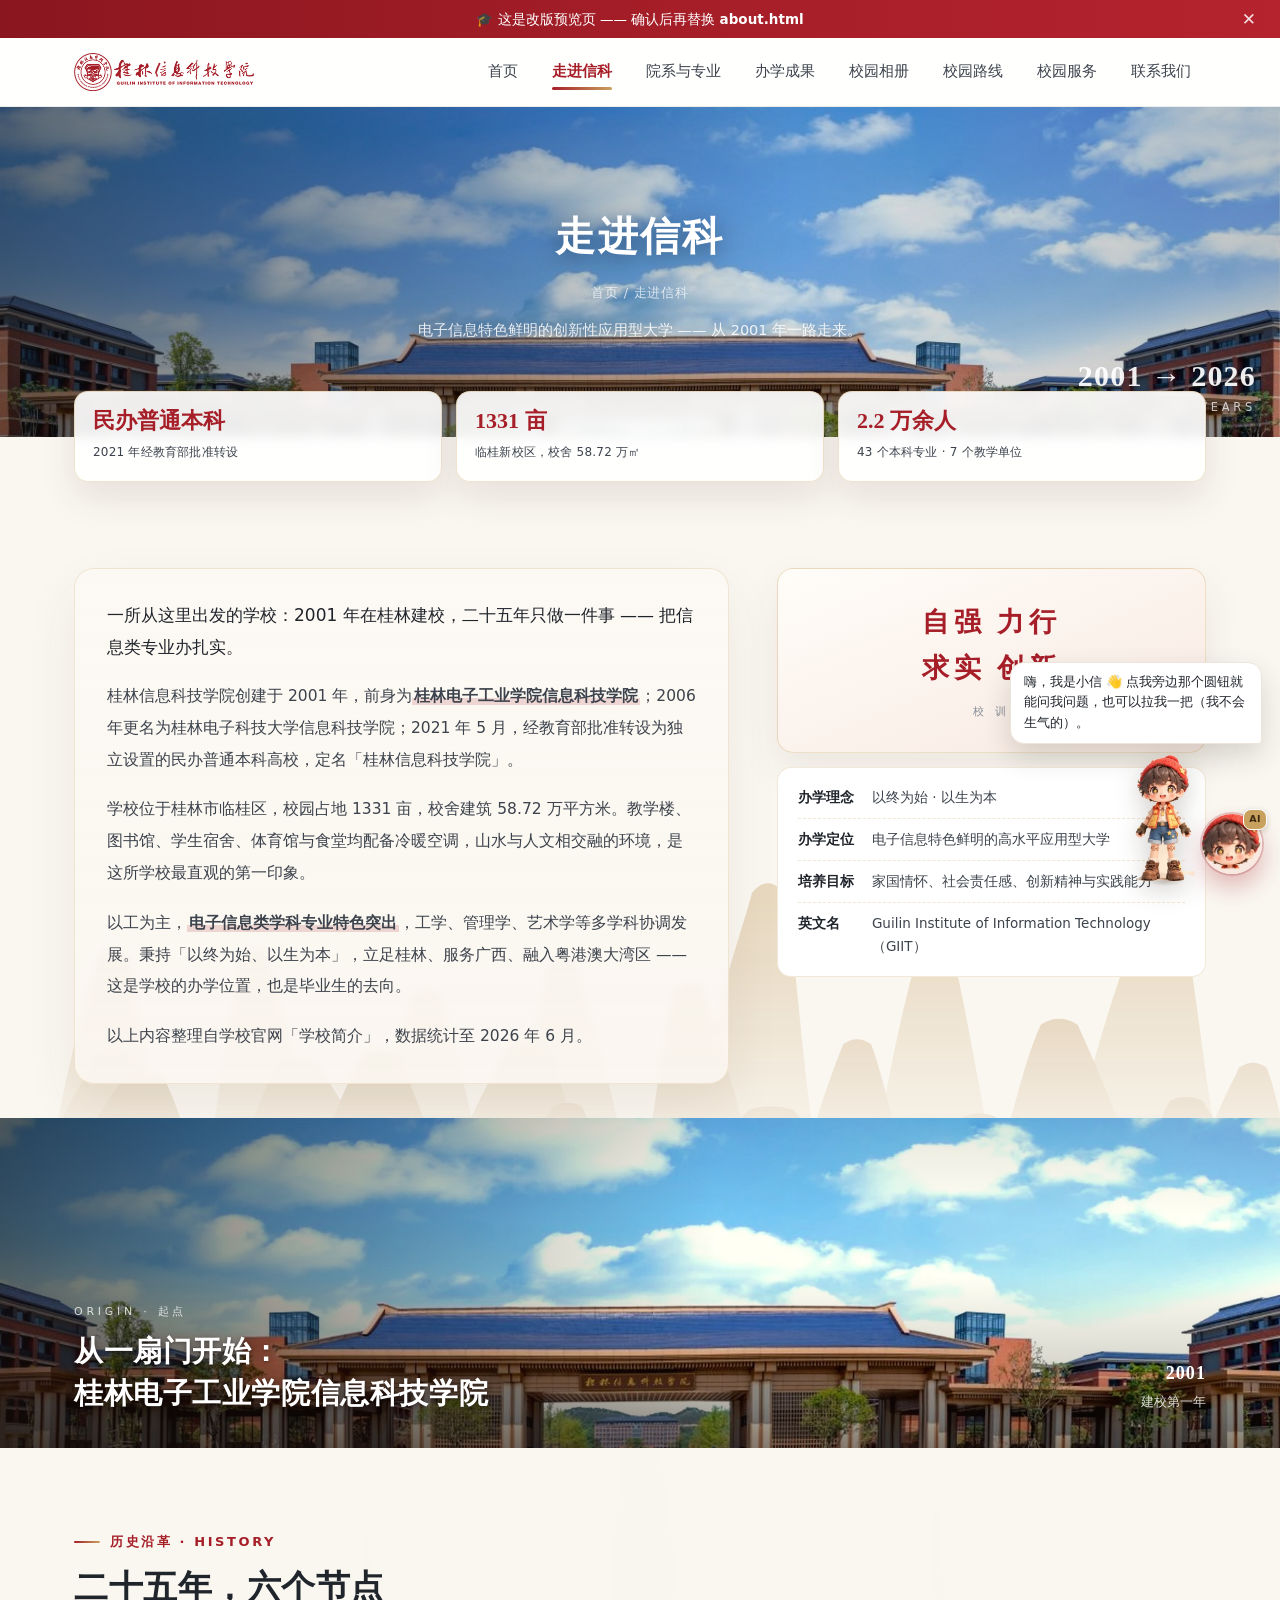
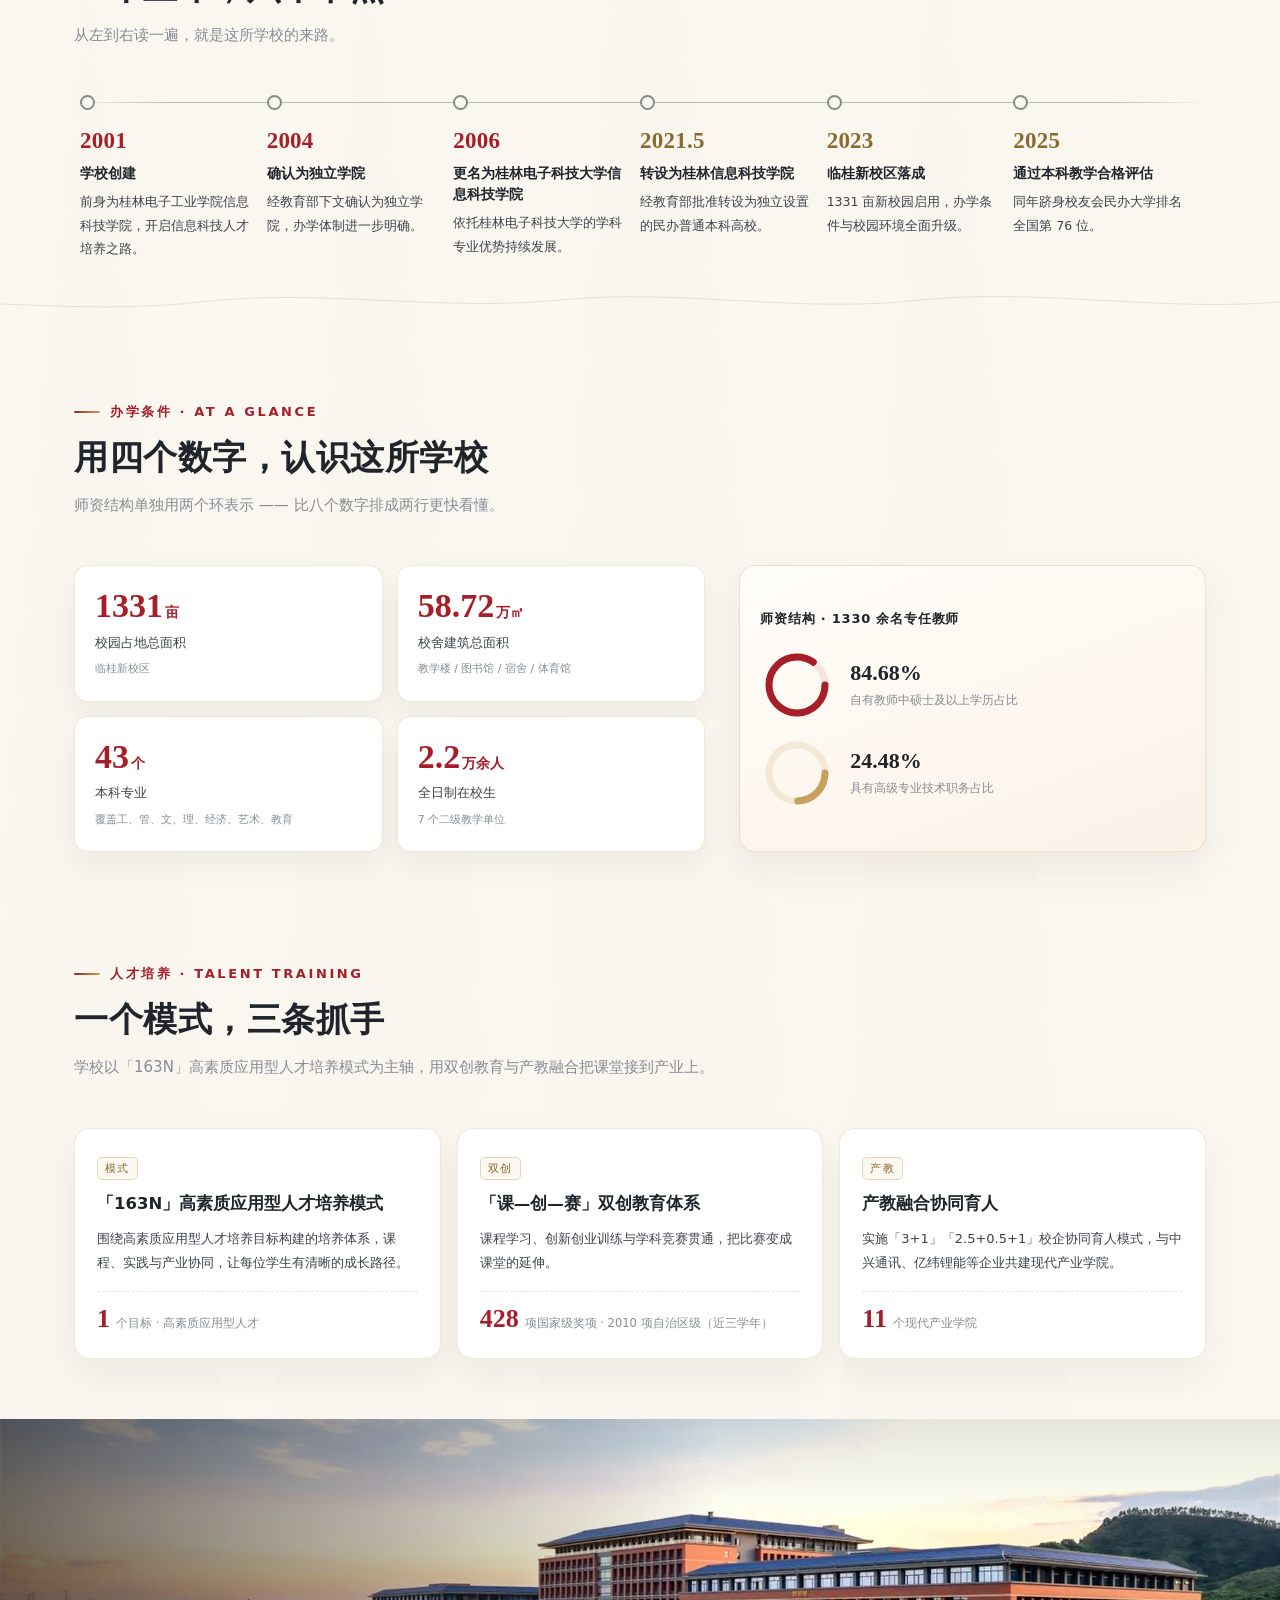
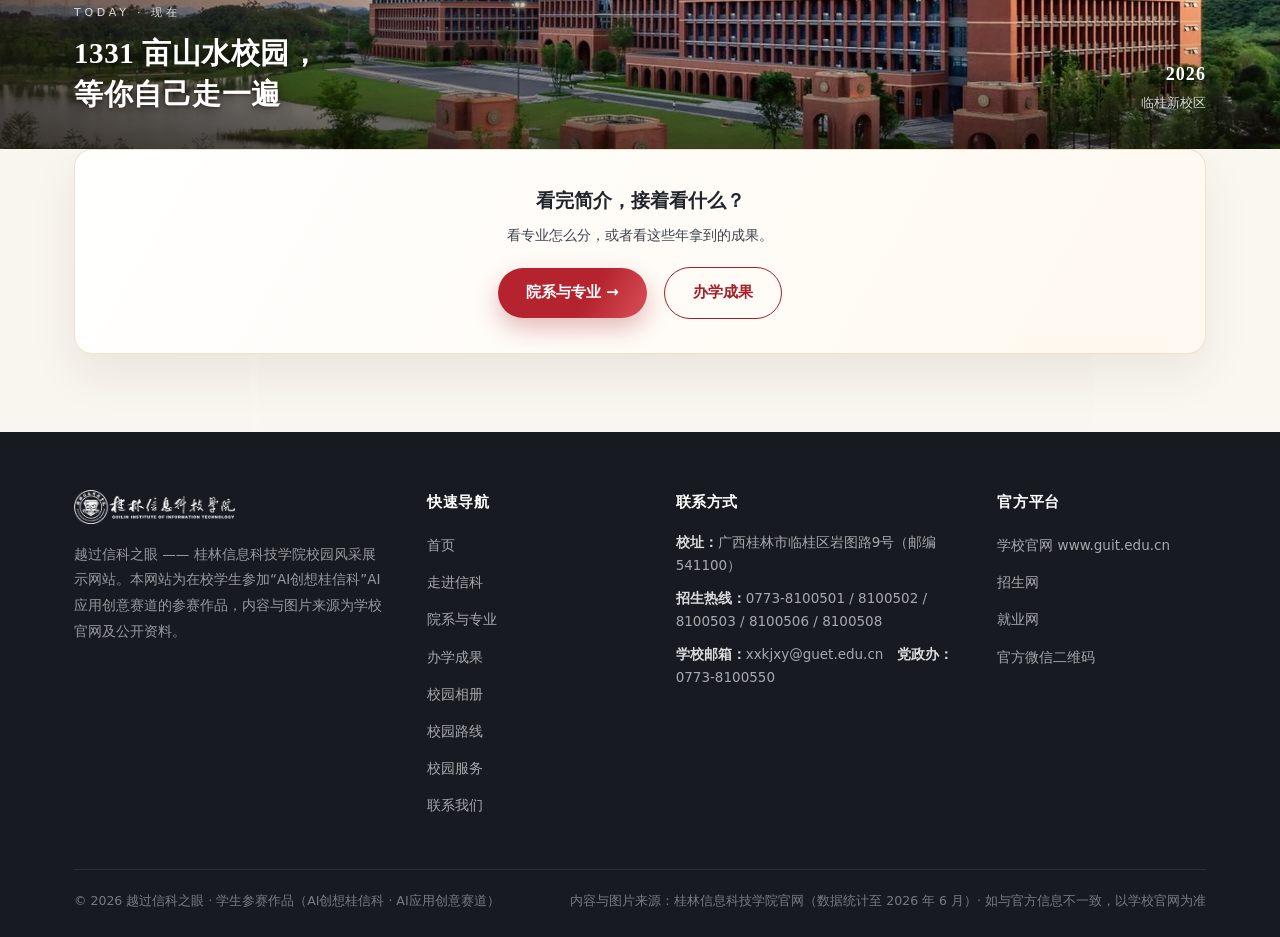
<file: _preview-about.html>
<!DOCTYPE html>
<html lang="zh-CN">
<head>
<meta charset="UTF-8">
<meta name="viewport" content="width=device-width, initial-scale=1.0">
<title>走进信科（改版预览）| 越过信科之眼 · 桂林信息科技学院</title>
<meta name="description" content="走进桂林信息科技学院：学校简介、校训校史、办学条件与人才培养。">
<link rel="icon" href="assets/img/favicon.png">
<link rel="stylesheet" href="assets/css/style.css">
<link rel="stylesheet" href="assets/css/polish.css">
<link rel="stylesheet" href="assets/css/about-v2.css">
<link rel="stylesheet" href="assets/css/assistant.css">
</head>
<body>

<div class="topbar" id="topbar">
  <div class="container">
    <span>🎓 这是改版预览页 —— 确认后再替换 <b>about.html</b></span>
    <button class="tb-close" title="关闭" aria-label="关闭">✕</button>
  </div>
</div>

<header class="site-header">
  <div class="container nav">
    <a class="brand" href="index.html"><img src="assets/img/logo-red.png" alt="桂林信息科技学院"></a>
    <nav class="nav-menu">
      <a href="index.html">首页</a>
      <a href="about.html" class="active">走进信科</a>
      <a href="majors.html">院系与专业</a>
      <a href="honors.html">办学成果</a>
      <a href="campus.html">校园相册</a>
      <a href="route.html">校园路线</a>
      <a href="services.html">校园服务</a>
      <a href="contact.html">联系我们</a>
    </nav>
    <button class="nav-burger" aria-label="菜单">☰</button>
  </div>
</header>

<div class="ab-body">

  <!-- 山水层叠 + 水印 + 纸纹 -->
  <div class="ab-mtn" aria-hidden="true">
    <div class="mtn mtn-l1" data-rate="0.05"></div>
    <div class="mtn mtn-l2" data-rate="0.09"></div>
    <div class="mtn mtn-l3" data-rate="0.13"></div>
    <div class="mtn mtn-l4" data-rate="0.18"></div>
  </div>
  <div class="ab-wm" aria-hidden="true"></div>
  <div class="ab-glow" aria-hidden="true"></div>

  <!-- 主视觉 -->
  <section class="ab-hero">
    <div class="page-hero">
      <img src="assets/img/gate-banner.jpg" alt="桂林信息科技学院新大门">
      <div class="container">
        <h1>走进信科</h1>
        <div class="crumb"><a href="index.html">首页</a> / 走进信科</div>
        <p class="p-sub">电子信息特色鲜明的创新性应用型大学 —— 从 2001 年一路走来。</p>
      </div>
      <div class="ab-hero-year"><b>2001 → 2026</b><i>TWENTY-FIVE YEARS</i></div>
    </div>
    <div class="ab-hero-facts">
      <div class="ab-fact"><b>民办普通本科</b><span>2021 年经教育部批准转设</span></div>
      <div class="ab-fact"><b>1331 亩</b><span>临桂新校区，校舍 58.72 万㎡</span></div>
      <div class="ab-fact"><b>2.2 万余人</b><span>43 个本科专业 · 7 个教学单位</span></div>
    </div>
  </section>

  <!-- 一、一句话认识 -->
  <section class="ab-intro">
    <div class="container ab-grid">
      <div class="ab-text reveal">
        <p class="ab-lead">一所从这里出发的学校：2001 年在桂林建校，二十五年只做一件事 —— 把信息类专业办扎实。</p>
        <p>桂林信息科技学院创建于 2001 年，前身为<span class="hl">桂林电子工业学院信息科技学院</span>；2006 年更名为桂林电子科技大学信息科技学院；2021 年 5 月，经教育部批准转设为独立设置的民办普通本科高校，定名「桂林信息科技学院」。</p>
        <p>学校位于桂林市临桂区，校园占地 1331 亩，校舍建筑 58.72 万平方米。教学楼、图书馆、学生宿舍、体育馆与食堂均配备冷暖空调，山水与人文相交融的环境，是这所学校最直观的第一印象。</p>
        <p>以工为主，<span class="hl">电子信息类学科专业特色突出</span>，工学、管理学、艺术学等多学科协调发展。秉持「以终为始、以生为本」，立足桂林、服务广西、融入粤港澳大湾区 —— 这是学校的办学位置，也是毕业生的去向。</p>
        <p class="ab-src">以上内容整理自学校官网「学校简介」，数据统计至 2026 年 6 月。</p>
      </div>

      <aside class="ab-side reveal" data-delay="120">
        <div class="ab-motto">
          <div class="ab-motto-txt">自强 力行<br>求实 创新</div>
          <div class="ab-motto-lb">校 训</div>
        </div>
        <div class="ab-kv">
          <div class="ab-kv-row"><b>办学理念</b><span>以终为始 · 以生为本</span></div>
          <div class="ab-kv-row"><b>办学定位</b><span>电子信息特色鲜明的高水平应用型大学</span></div>
          <div class="ab-kv-row"><b>培养目标</b><span>家国情怀、社会责任感、创新精神与实践能力</span></div>
          <div class="ab-kv-row"><b>英文名</b><span>Guilin Institute of Information Technology（GIIT）</span></div>
        </div>
      </aside>
    </div>
  </section>

  <!-- C：双色调照片条带 -->
  <section class="pf-band pf-band--gate">
    <div class="pf-in">
      <div class="container">
        <div>
          <div class="pf-kicker">ORIGIN · 起点</div>
          <h2 class="pf-title">从一扇门开始：<br>桂林电子工业学院信息科技学院</h2>
        </div>
        <div class="pf-note"><b>2001</b>建校第一年</div>
      </div>
    </div>
  </section>

  <!-- 二、横向时间轴 -->
  <section class="ab-hist">
    <div class="container">
      <div class="sec-head">
        <span class="eyebrow">历史沿革 · HISTORY</span>
        <h2 class="sec-title">二十五年，六个节点</h2>
        <p class="sec-sub">从左到右读一遍，就是这所学校的来路。</p>
      </div>
      <div class="tl-track">
        <div class="tl-node reveal"><div class="tl-dot"></div><div class="tl-year">2001</div><div class="tl-t">学校创建</div><p class="tl-d">前身为桂林电子工业学院信息科技学院，开启信息科技人才培养之路。</p></div>
        <div class="tl-node reveal" data-delay="60"><div class="tl-dot"></div><div class="tl-year">2004</div><div class="tl-t">确认为独立学院</div><p class="tl-d">经教育部下文确认为独立学院，办学体制进一步明确。</p></div>
        <div class="tl-node reveal" data-delay="120"><div class="tl-dot"></div><div class="tl-year">2006</div><div class="tl-t">更名为桂林电子科技大学信息科技学院</div><p class="tl-d">依托桂林电子科技大学的学科专业优势持续发展。</p></div>
        <div class="tl-node reveal" data-delay="180"><div class="tl-dot"></div><div class="tl-year">2021.5</div><div class="tl-t">转设为桂林信息科技学院</div><p class="tl-d">经教育部批准转设为独立设置的民办普通本科高校。</p></div>
        <div class="tl-node reveal" data-delay="240"><div class="tl-dot"></div><div class="tl-year">2023</div><div class="tl-t">临桂新校区落成</div><p class="tl-d">1331 亩新校园启用，办学条件与校园环境全面升级。</p></div>
        <div class="tl-node reveal" data-delay="300"><div class="tl-dot"></div><div class="tl-year">2025</div><div class="tl-t">通过本科教学合格评估</div><p class="tl-d">同年跻身校友会民办大学排名全国第 76 位。</p></div>
      </div>
    </div>
  </section>

  <div class="ridge" aria-hidden="true"></div>

  <!-- 三、数字 + 师资 -->
  <section class="ab-nums">
    <div class="container">
      <div class="sec-head">
        <span class="eyebrow">办学条件 · AT A GLANCE</span>
        <h2 class="sec-title">用四个数字，认识这所学校</h2>
        <p class="sec-sub">师资结构单独用两个环表示 —— 比八个数字排成两行更快看懂。</p>
      </div>
      <div class="ab-num-grid">
        <div class="ab-cards">
          <div class="ab-num reveal"><b>1331<small>亩</small></b><span>校园占地总面积</span><i>临桂新校区</i></div>
          <div class="ab-num reveal" data-delay="60"><b>58.72<small>万㎡</small></b><span>校舍建筑总面积</span><i>教学楼 / 图书馆 / 宿舍 / 体育馆</i></div>
          <div class="ab-num reveal" data-delay="120"><b>43<small>个</small></b><span>本科专业</span><i>覆盖工、管、文、理、经济、艺术、教育</i></div>
          <div class="ab-num reveal" data-delay="180"><b>2.2<small>万余人</small></b><span>全日制在校生</span><i>7 个二级教学单位</i></div>
        </div>

        <div class="ab-rings reveal" data-delay="140" id="abRings">
          <h4>师资结构 · 1330 余名专任教师</h4>
          <div class="ab-ring-row">
            <svg class="ab-ring" viewBox="0 0 74 74" aria-hidden="true">
              <circle class="bgc" cx="37" cy="37" r="28"/>
              <circle class="fgc" cx="37" cy="37" r="28" style="--off:26.96"/>
            </svg>
            <div class="ab-ring-lb"><b>84.68%</b><span>自有教师中硕士及以上学历占比</span></div>
          </div>
          <div class="ab-ring-row" style="margin-bottom:0">
            <svg class="ab-ring" viewBox="0 0 74 74" aria-hidden="true">
              <circle class="bgc2" cx="37" cy="37" r="28"/>
              <circle class="fgc fgc2" cx="37" cy="37" r="28" style="--off:132.9"/>
            </svg>
            <div class="ab-ring-lb"><b>24.48%</b><span>具有高级专业技术职务占比</span></div>
          </div>
        </div>
      </div>
    </div>
  </section>

  <!-- 四、培养体系 -->
  <section class="ab-cult">
    <div class="container">
      <div class="sec-head">
        <span class="eyebrow">人才培养 · TALENT TRAINING</span>
        <h2 class="sec-title">一个模式，三条抓手</h2>
        <p class="sec-sub">学校以「163N」高素质应用型人才培养模式为主轴，用双创教育与产教融合把课堂接到产业上。</p>
      </div>
      <div class="ab-cult-grid">
        <article class="ab-ccard reveal">
          <span class="ab-tag">模式</span>
          <h3>「163N」高素质应用型人才培养模式</h3>
          <p>围绕高素质应用型人才培养目标构建的培养体系，课程、实践与产业协同，让每位学生有清晰的成长路径。</p>
          <div class="ab-stat"><b>1</b><span>个目标 · 高素质应用型人才</span></div>
        </article>
        <article class="ab-ccard reveal" data-delay="80">
          <span class="ab-tag">双创</span>
          <h3>「课—创—赛」双创教育体系</h3>
          <p>课程学习、创新创业训练与学科竞赛贯通，把比赛变成课堂的延伸。</p>
          <div class="ab-stat"><b>428</b><span>项国家级奖项 · 2010 项自治区级（近三学年）</span></div>
        </article>
        <article class="ab-ccard reveal" data-delay="160">
          <span class="ab-tag">产教</span>
          <h3>产教融合协同育人</h3>
          <p>实施「3+1」「2.5+0.5+1」校企协同育人模式，与中兴通讯、亿纬锂能等企业共建现代产业学院。</p>
          <div class="ab-stat"><b>11</b><span>个现代产业学院</span></div>
        </article>
      </div>
    </div>
  </section>

  <!-- C：收尾照片条带 -->
  <section class="pf-band pf-band--aerial">
    <div class="pf-in">
      <div class="container">
        <div>
          <div class="pf-kicker">TODAY · 现在</div>
          <h2 class="pf-title">1331 亩山水校园，<br>等你自己走一遍</h2>
        </div>
        <div class="pf-note"><b>2026</b>临桂新校区</div>
      </div>
    </div>
  </section>

  <!-- CTA -->
  <section class="ab-cta">
    <div class="container">
      <div class="ab-cta-box reveal">
        <h3>看完简介，接着看什么？</h3>
        <p>看专业怎么分，或者看这些年拿到的成果。</p>
        <a class="btn btn-red" href="majors.html">院系与专业 →</a>
        <a class="btn btn-line" href="honors.html" style="margin-left:12px">办学成果</a>
      </div>
    </div>
  </section>

</div><!-- /.ab-body -->

<footer class="footer">
  <div class="container">
    <div class="f-grid">
      <div class="f-brand">
        <img src="assets/img/logo-white.png" alt="桂林信息科技学院">
        <p>越过信科之眼 —— 桂林信息科技学院校园风采展示网站。本网站为在校学生参加“AI创想桂信科”AI应用创意赛道的参赛作品，内容与图片来源为学校官网及公开资料。</p>
      </div>
      <div>
        <div class="f-title">快速导航</div>
        <ul class="f-links">
          <li><a href="index.html">首页</a></li>
          <li><a href="about.html">走进信科</a></li>
          <li><a href="majors.html">院系与专业</a></li>
          <li><a href="honors.html">办学成果</a></li>
          <li><a href="campus.html">校园相册</a></li>
          <li><a href="route.html">校园路线</a></li>
          <li><a href="services.html">校园服务</a></li>
          <li><a href="contact.html">联系我们</a></li>
        </ul>
      </div>
      <div>
        <div class="f-title">联系方式</div>
        <ul class="f-contact">
          <li><b>校址：</b>广西桂林市临桂区岩图路9号（邮编 541100）</li>
          <li><b>招生热线：</b>0773-8100501 / 8100502 / 8100503 / 8100506 / 8100508</li>
          <li><b>学校邮箱：</b>xxkjxy@guet.edu.cn　<b>党政办：</b>0773-8100550</li>
        </ul>
      </div>
      <div>
        <div class="f-title">官方平台</div>
        <ul class="f-links">
          <li><a href="https://www.guit.edu.cn/" target="_blank" rel="noopener">学校官网 www.guit.edu.cn</a></li>
          <li><a href="https://www.guit.edu.cn/zs/" target="_blank" rel="noopener">招生网</a></li>
          <li><a href="https://www.guit.edu.cn/xjy/" target="_blank" rel="noopener">就业网</a></li>
          <li><a href="contact.html">官方微信二维码</a></li>
        </ul>
      </div>
    </div>
    <div class="f-bottom">
      <span>© <span class="js-year">2026</span> 越过信科之眼 · 学生参赛作品（AI创想桂信科 · AI应用创意赛道）</span>
      <span>内容与图片来源：桂林信息科技学院官网（数据统计至 2026 年 6 月）· 如与官方信息不一致，以学校官网为准</span>
    </div>
  </div>
</footer>

<button class="backtop" aria-label="返回顶部">↑</button>
<script src="assets/js/main.js"></script>
<script src="assets/js/assistant.js"></script>
<script>
/* 山水视差 + 师资环进入视区才画 */
(function () {
  var reduce = window.matchMedia && window.matchMedia('(prefers-reduced-motion: reduce)').matches;
  var layers = [].slice.call(document.querySelectorAll('.mtn'));
  if (layers.length && !reduce && window.innerWidth > 820) {
    var ticking = false;
    function move() {
      var y = window.scrollY || window.pageYOffset;
      layers.forEach(function (el) { el.style.transform = 'translate3d(0,' + (-y * parseFloat(el.dataset.rate || 0.1)).toFixed(1) + 'px,0)'; });
      ticking = false;
    }
    window.addEventListener('scroll', function () {
      if (!ticking) { ticking = true; requestAnimationFrame(move); }
    }, { passive: true });
    move();
  }

  var rings = document.getElementById('abRings');
  if (!rings) return;
  if (!('IntersectionObserver' in window) || reduce) { rings.classList.add('in'); return; }
  var io = new IntersectionObserver(function (es) {
    es.forEach(function (e) { if (e.isIntersecting) { rings.classList.add('in'); io.disconnect(); } });
  }, { threshold: .35 });
  io.observe(rings);
})();
</script>
</body>
</html>
</file>
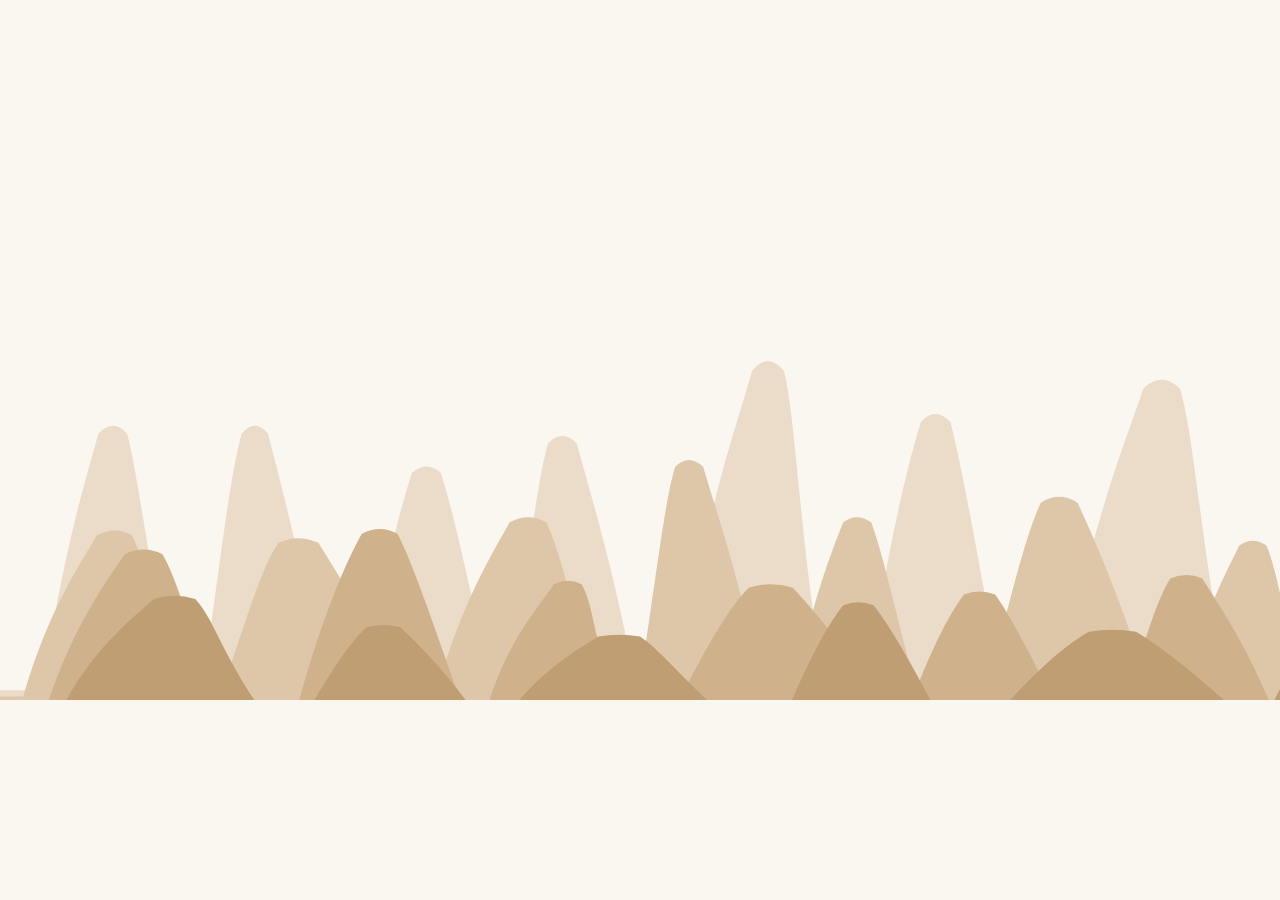
<file: _test-peaks.html>
<html><head><meta charset='utf-8'><style>html,body{margin:0;background:#FAF7F1}.w{position:relative;height:700px;overflow:hidden}.m{position:absolute;left:0;width:100%;bottom:0;background-repeat:no-repeat;background-position:bottom center;background-size:100% 100%}.L1{height:470px;background-image:url("data:image/svg+xml,%3Csvg xmlns='http://www.w3.org/2000/svg' viewBox='0 0 1600 480' preserveAspectRatio='none'%3E%3Cpath d='M0,480 L0,470 L53,470 C79,326 109,250 123,208 Q141,192 159,208 C173,253 186,339 215,470 L253,470 C277,326 288,250 302,208 Q319,192 335,208 C349,253 378,339 406,470 L453,470 C479,348 501,284 515,248 Q533,235 551,248 C566,286 586,359 615,470 L636,470 C662,331 671,258 685,218 Q703,203 721,218 C735,261 767,344 796,470 L849,470 C878,291 923,196 940,144 Q960,124 980,144 C996,199 998,307 1031,470 L1083,470 C1110,319 1135,240 1151,196 Q1169,180 1188,196 C1203,243 1222,333 1253,470 L1327,470 C1361,301 1410,211 1429,162 Q1452,144 1475,162 C1494,214 1499,316 1537,470 L1597,470 C1630,335 1654,264 1673,225 Q1696,210 1719,225 C1738,267 1603,348 1640,470 L1640,480 Z' fill='%23EADCC8'/%3E%3C/svg%3E")}.L2{height:410px;background-image:url("data:image/svg+xml,%3Csvg xmlns='http://www.w3.org/2000/svg' viewBox='0 0 1600 480' preserveAspectRatio='none'%3E%3Cpath d='M0,480 L0,476 L29,476 C61,372 103,317 121,287 Q143,276 165,287 C183,319 193,382 229,476 L275,476 C311,377 327,325 348,296 Q373,285 398,296 C418,327 461,386 502,476 L544,476 C577,364 618,305 637,272 Q660,260 683,272 C701,307 715,374 752,476 L797,476 C822,328 830,250 844,207 Q861,191 879,207 C893,253 927,342 955,476 L990,476 C1015,364 1040,305 1054,272 Q1071,260 1089,272 C1103,307 1119,374 1147,476 L1232,476 C1265,351 1283,285 1301,249 Q1324,235 1347,249 C1366,288 1402,362 1439,476 L1478,476 C1503,379 1535,327 1549,299 Q1566,288 1583,299 C1597,329 1605,388 1633,476 L1712,476 C1741,366 1757,308 1773,276 Q1793,264 1814,276 C1830,310 1607,376 1640,476 L1640,480 Z' fill='%23DEC7A9'/%3E%3C/svg%3E")}.L3{height:335px;background-image:url("data:image/svg+xml,%3Csvg xmlns='http://www.w3.org/2000/svg' viewBox='0 0 1600 480' preserveAspectRatio='none'%3E%3Cpath d='M0,480 L0,480 L61,480 C95,365 137,304 156,271 Q180,258 203,271 C222,307 236,376 274,480 L374,480 C406,349 434,280 452,242 Q475,228 497,242 C515,282 539,361 575,480 L612,480 C637,389 678,341 692,314 Q710,304 727,314 C742,342 742,397 771,480 L849,480 C889,391 913,345 936,319 Q963,309 991,319 C1013,346 1054,400 1099,480 L1140,480 C1168,397 1189,353 1205,329 Q1224,320 1244,329 C1260,355 1284,404 1316,480 L1406,480 C1435,384 1447,334 1463,306 Q1483,296 1503,306 C1519,336 1554,393 1586,480 L1664,480 C1699,347 1739,277 1759,238 Q1783,223 1807,238 C1827,279 1601,359 1640,480 L1640,480 Z' fill='%23CFB28B'/%3E%3C/svg%3E")}.L4{height:250px;background-image:url("data:image/svg+xml,%3Csvg xmlns='http://www.w3.org/2000/svg' viewBox='0 0 1600 480' preserveAspectRatio='none'%3E%3Cpath d='M0,480 L0,480 L83,480 C121,373 171,317 192,286 Q218,274 244,286 C265,319 276,383 318,480 L393,480 C423,403 442,362 459,340 Q480,332 500,340 C517,364 548,410 582,480 L649,480 C687,413 727,378 748,358 Q774,351 800,358 C821,379 842,419 884,480 L990,480 C1018,380 1039,327 1054,298 Q1073,287 1092,298 C1108,329 1132,389 1163,480 L1263,480 C1306,408 1337,370 1361,349 Q1390,341 1420,349 C1444,371 1482,414 1530,480 L1593,480 C1621,393 1651,346 1667,321 Q1686,311 1705,321 C1721,348 1609,400 1640,480 L1640,480 Z' fill='%23C09E73'/%3E%3C/svg%3E")}</style></head><body><div class='w'><div class='m L1'></div><div class='m L2'></div><div class='m L3'></div><div class='m L4'></div></div></body></html>
</file>
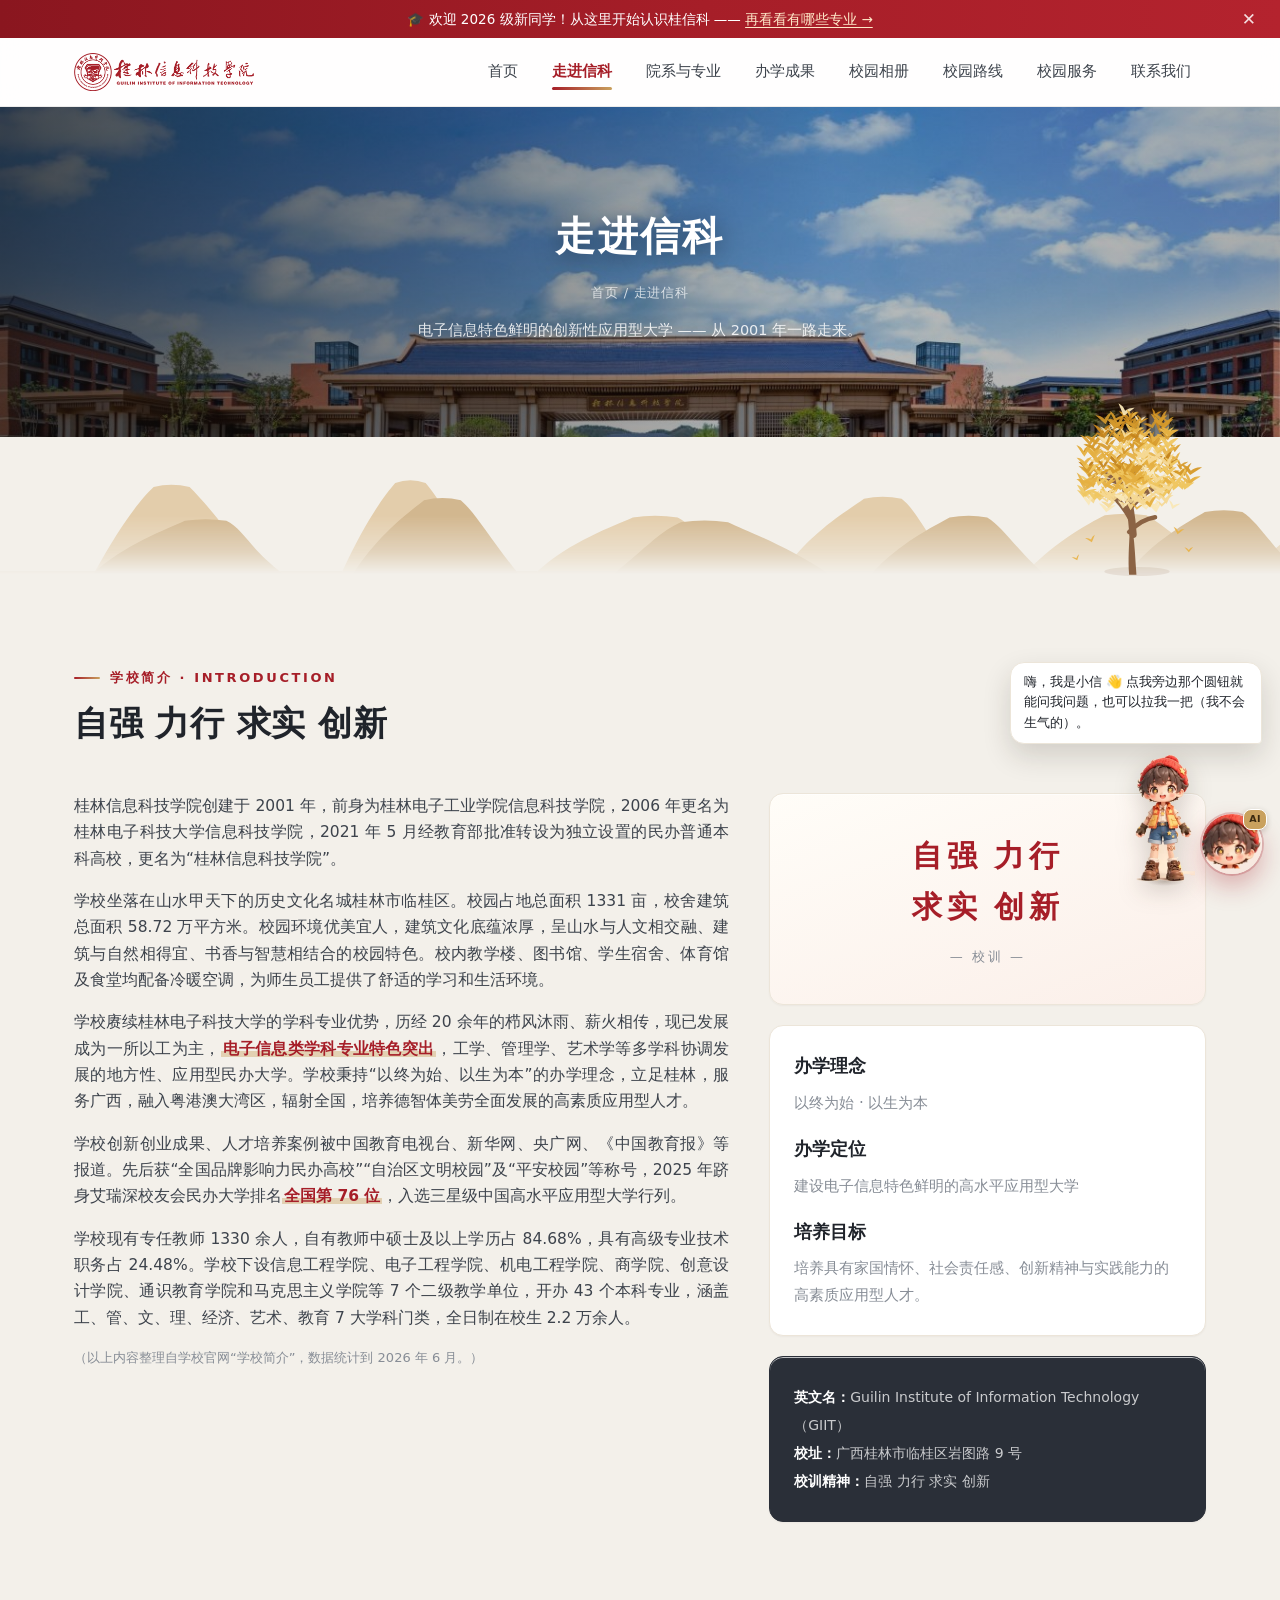
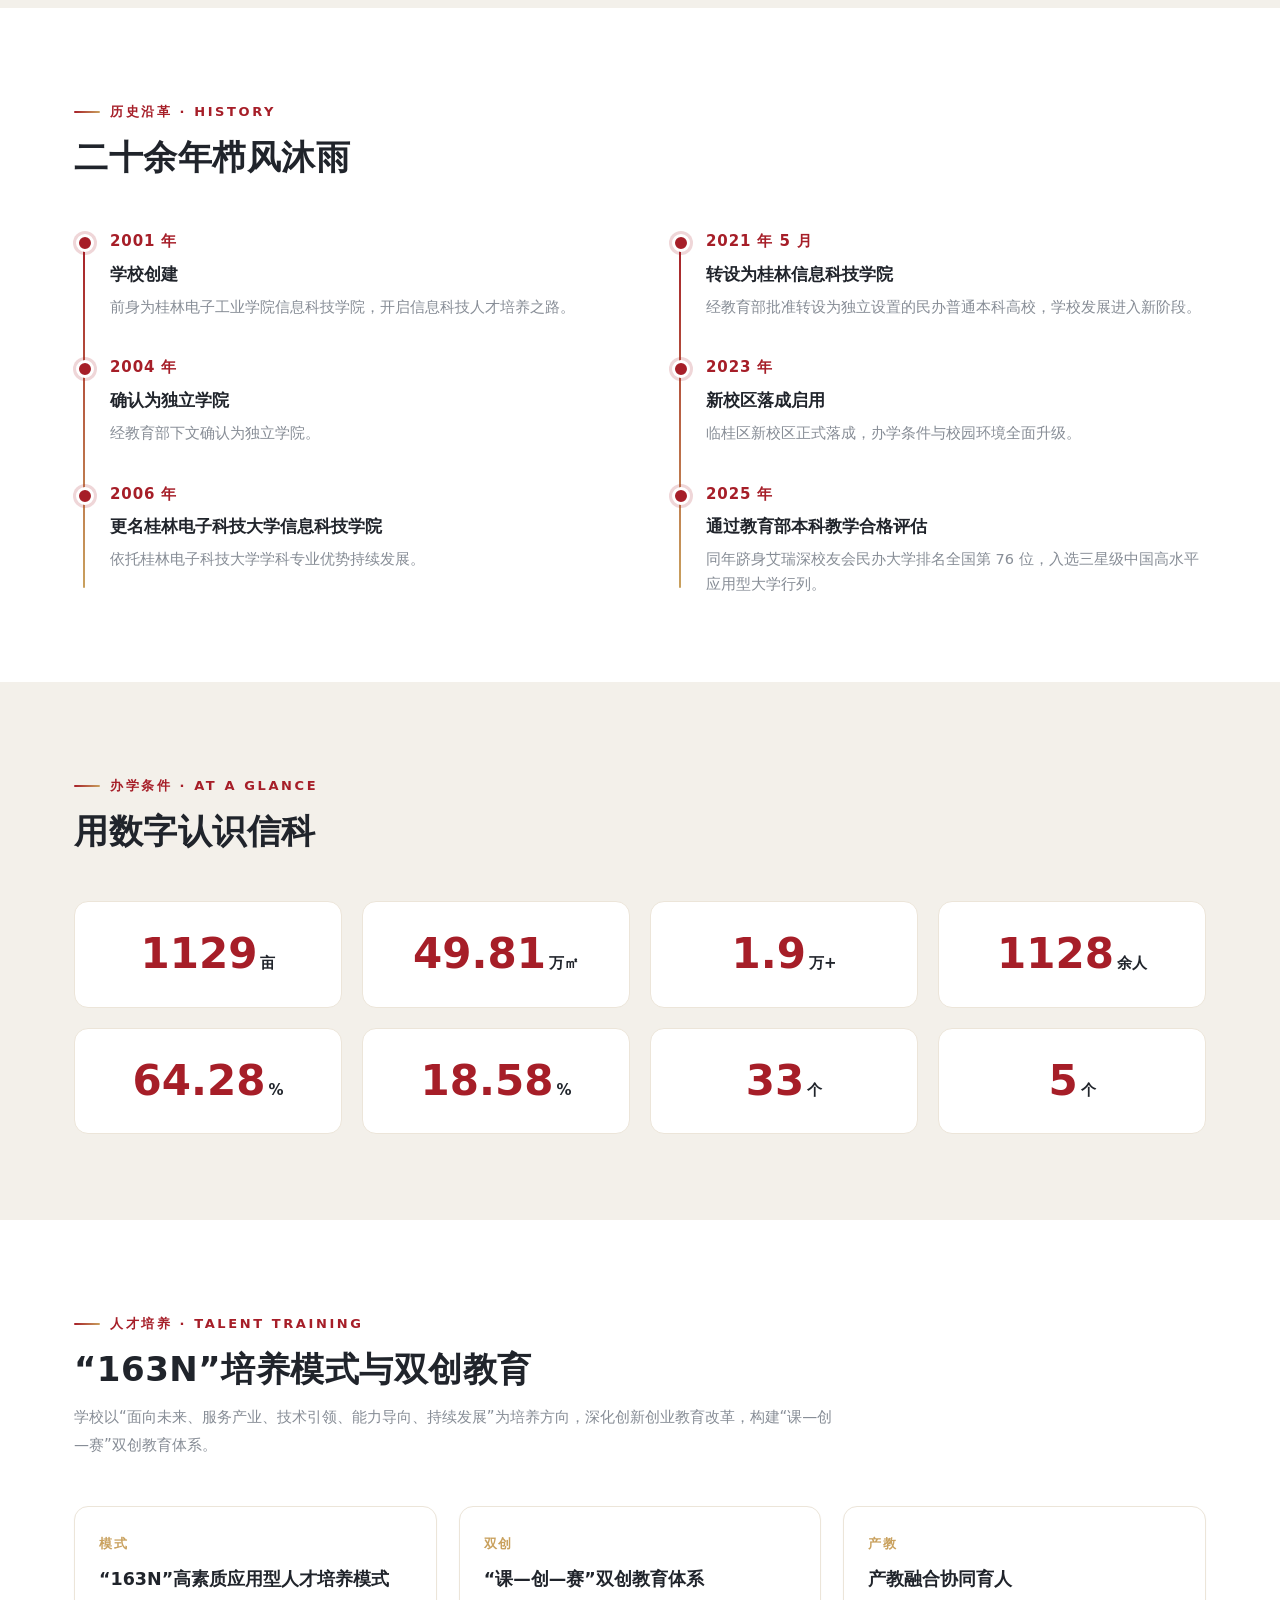
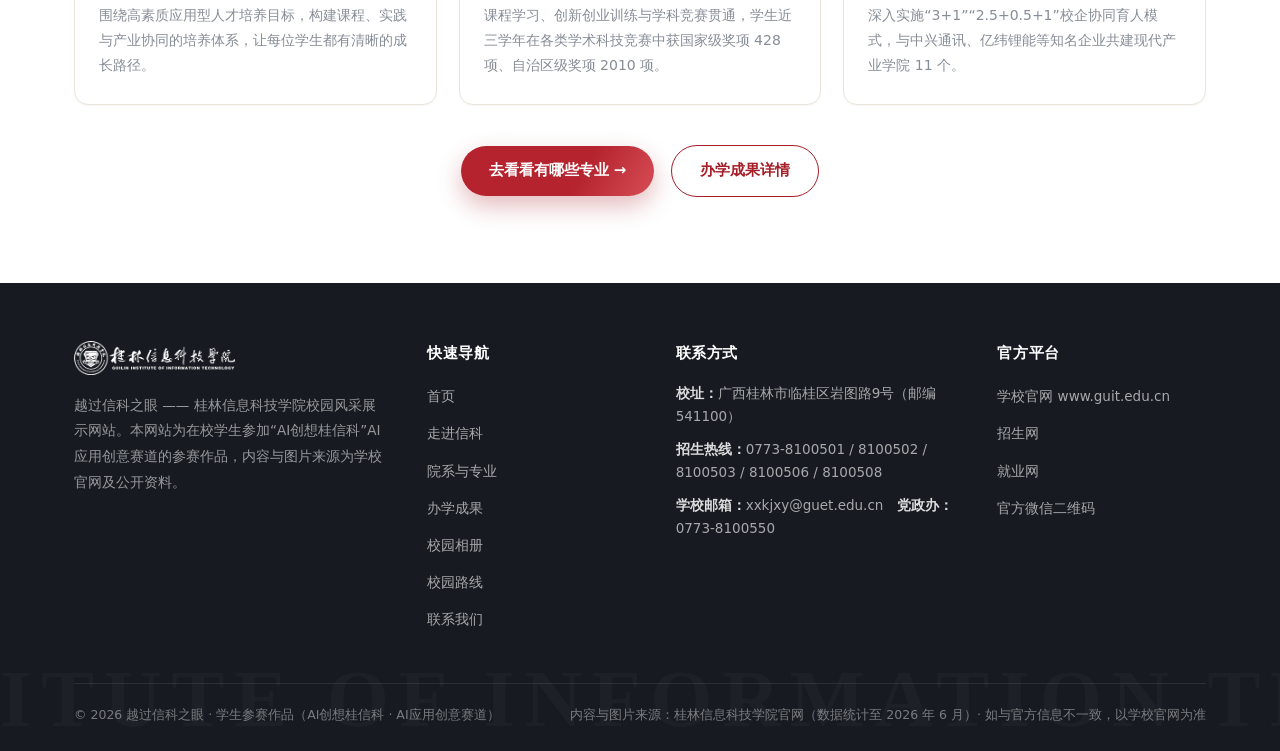
<file: about.html>
<!DOCTYPE html>
<html lang="zh-CN">
<head>
<meta charset="UTF-8">
<meta name="viewport" content="width=device-width, initial-scale=1.0">
<title>走进信科 | 越过信科之眼 · 桂林信息科技学院</title>
<meta name="description" content="走进桂林信息科技学院：学校简介、校训校史、办学条件与人才培养。校训：自强 力行 求实 创新。">
<link rel="icon" href="assets/img/favicon.png">
<link rel="stylesheet" href="assets/css/style.css">
<link rel="stylesheet" href="assets/css/polish.css">
<link rel="stylesheet" href="assets/css/assistant.css">
<link rel="stylesheet" href="assets/css/mtn-bg.css">
</head>
<body class="pg-about">


<div class="topbar" id="topbar">
  <div class="container">
    <span>🎓 欢迎 2026 级新同学！从这里开始认识桂信科 —— <a href="majors.html">再看看有哪些专业 →</a></span>
    <button class="tb-close" title="关闭" aria-label="关闭">✕</button>
  </div>
</div>

<header class="site-header">
  <div class="container nav">
    <a class="brand" href="index.html"><img src="assets/img/logo-red.png" alt="桂林信息科技学院"></a>
    <nav class="nav-menu">
      <a href="index.html">首页</a>
      <a href="about.html" class="active">走进信科</a>
      <a href="majors.html">院系与专业</a>
      <a href="honors.html">办学成果</a>
      <a href="campus.html">校园相册</a>
      <a href="route.html">校园路线</a>
      <a href="services.html">校园服务</a>
      <a href="contact.html">联系我们</a>
    </nav>
    <button class="nav-burger" aria-label="菜单">☰</button>
  </div>
</header>

<section class="page-hero">
  <img src="assets/img/gate-banner.jpg" alt="桂林信息科技学院新大门">
  <div class="container">
    <h1>走进信科</h1>
    <div class="crumb"><a href="index.html">首页</a> / 走进信科</div>
    <p class="p-sub">电子信息特色鲜明的创新性应用型大学 —— 从 2001 年一路走来。</p>
  </div>
</section>

<div class="mtn-top" aria-hidden="true">
  <span class="mtn-hills"></span>
  <span class="ginkgo g-sm"></span>
  <span class="ginkgo g-lg"></span>
</div>

<!-- 学校简介 -->
<section class="section">
  <div class="container">
    <div class="sec-head">
      <span class="eyebrow">学校简介 · INTRODUCTION</span>
      <h2 class="sec-title">自强 力行 求实 创新</h2>
    </div>
    <div class="grid-2" style="grid-template-columns:1.5fr 1fr;gap:40px;align-items:start">
      <div class="about-text reveal">
        <p>桂林信息科技学院创建于 2001 年，前身为桂林电子工业学院信息科技学院，2006 年更名为桂林电子科技大学信息科技学院，2021 年 5 月经教育部批准转设为独立设置的民办普通本科高校，更名为“桂林信息科技学院”。</p>
        <p>学校坐落在山水甲天下的历史文化名城桂林市临桂区。校园占地总面积 1331 亩，校舍建筑总面积 58.72 万平方米。校园环境优美宜人，建筑文化底蕴浓厚，呈山水与人文相交融、建筑与自然相得宜、书香与智慧相结合的校园特色。校内教学楼、图书馆、学生宿舍、体育馆及食堂均配备冷暖空调，为师生员工提供了舒适的学习和生活环境。</p>
        <p>学校赓续桂林电子科技大学的学科专业优势，历经 20 余年的栉风沐雨、薪火相传，现已发展成为一所以工为主，<span class="hl">电子信息类学科专业特色突出</span>，工学、管理学、艺术学等多学科协调发展的地方性、应用型民办大学。学校秉持“以终为始、以生为本”的办学理念，立足桂林，服务广西，融入粤港澳大湾区，辐射全国，培养德智体美劳全面发展的高素质应用型人才。</p>
        <p>学校创新创业成果、人才培养案例被中国教育电视台、新华网、央广网、《中国教育报》等报道。先后获“全国品牌影响力民办高校”“自治区文明校园”及“平安校园”等称号，2025 年跻身艾瑞深校友会民办大学排名<span class="hl">全国第 76 位</span>，入选三星级中国高水平应用型大学行列。</p>
        <p>学校现有专任教师 1330 余人，自有教师中硕士及以上学历占 84.68%，具有高级专业技术职务占 24.48%。学校下设信息工程学院、电子工程学院、机电工程学院、商学院、创意设计学院、通识教育学院和马克思主义学院等 7 个二级教学单位，开办 43 个本科专业，涵盖工、管、文、理、经济、艺术、教育 7 大学科门类，全日制在校生 2.2 万余人。</p>
        <p style="color:var(--muted);font-size:13px">（以上内容整理自学校官网“学校简介”，数据统计到 2026 年 6 月。）</p>
      </div>
      <div class="reveal" data-delay="120">
        <div class="card" style="text-align:center;padding:36px 26px;background:linear-gradient(160deg,#FFFDF8,#FBEFE9)">
          <div style="font-family:var(--font-kai);font-size:30px;letter-spacing:.16em;color:var(--red);font-weight:700;line-height:1.7">自强 力行<br>求实 创新</div>
          <div style="color:var(--muted);font-size:13px;margin-top:14px;letter-spacing:.2em">— 校训 —</div>
        </div>
        <div class="card" style="margin-top:20px">
          <h3 style="margin-top:0">办学理念</h3>
          <p style="font-size:15px">以终为始 · 以生为本</p>
          <h3 style="margin-top:18px">办学定位</h3>
          <p style="font-size:15px">建设电子信息特色鲜明的高水平应用型大学</p>
          <h3 style="margin-top:18px">培养目标</h3>
          <p style="font-size:15px">培养具有家国情怀、社会责任感、创新精神与实践能力的高素质应用型人才。</p>
        </div>
        <div class="card" style="margin-top:20px;background:#2A2F38;border-color:#2A2F38">
          <p style="color:rgba(255,255,255,.75);font-size:14px;line-height:2">
            <b style="color:#fff">英文名：</b>Guilin Institute of Information Technology（GIIT）<br>
            <b style="color:#fff">校址：</b>广西桂林市临桂区岩图路 9 号<br>
            <b style="color:#fff">校训精神：</b>自强 力行 求实 创新
          </p>
        </div>
      </div>
    </div>
  </div>
</section>

<!-- 历史沿革 -->
<section class="section white">
  <div class="container">
    <div class="sec-head">
      <span class="eyebrow">历史沿革 · HISTORY</span>
      <h2 class="sec-title">二十余年栉风沐雨</h2>
    </div>
    <div class="grid-2" style="gap:60px">
      <div class="timeline">
        <div class="tl-item reveal"><span class="tl-year">2001 年</span><h3>学校创建</h3><p>前身为桂林电子工业学院信息科技学院，开启信息科技人才培养之路。</p></div>
        <div class="tl-item reveal" data-delay="60"><span class="tl-year">2004 年</span><h3>确认为独立学院</h3><p>经教育部下文确认为独立学院。</p></div>
        <div class="tl-item reveal" data-delay="120"><span class="tl-year">2006 年</span><h3>更名桂林电子科技大学信息科技学院</h3><p>依托桂林电子科技大学学科专业优势持续发展。</p></div>
      </div>
      <div class="timeline">
        <div class="tl-item reveal"><span class="tl-year">2021 年 5 月</span><h3>转设为桂林信息科技学院</h3><p>经教育部批准转设为独立设置的民办普通本科高校，学校发展进入新阶段。</p></div>
        <div class="tl-item reveal" data-delay="60"><span class="tl-year">2023 年</span><h3>新校区落成启用</h3><p>临桂区新校区正式落成，办学条件与校园环境全面升级。</p></div>
        <div class="tl-item reveal" data-delay="120"><span class="tl-year">2025 年</span><h3>通过教育部本科教学合格评估</h3><p>同年跻身艾瑞深校友会民办大学排名全国第 76 位，入选三星级中国高水平应用型大学行列。</p></div>
      </div>
    </div>
  </div>
</section>

<!-- 办学条件 -->
<section class="section">
  <div class="container">
    <div class="sec-head">
      <span class="eyebrow">办学条件 · AT A GLANCE</span>
      <h2 class="sec-title">用数字认识信科</h2>
    </div>
    <div class="grid-2x4">
      <div class="result-card reveal"><div class="num"><span class="counter" data-count="1331">0</span><span class="unit">亩</span></div><div class="lb">校园占地总面积</div></div>
      <div class="result-card reveal" data-delay="60"><div class="num"><span class="counter" data-count="58.72" data-dec="2">0</span><span class="unit">万㎡</span></div><div class="lb">校舍建筑总面积</div></div>
      <div class="result-card reveal" data-delay="120"><div class="num"><span class="counter" data-count="2.2" data-dec="1">0</span><span class="unit">万+</span></div><div class="lb">全日制在校生</div></div>
      <div class="result-card reveal" data-delay="180"><div class="num"><span class="counter" data-count="1330">0</span><span class="unit">余人</span></div><div class="lb">专任教师</div></div>
      <div class="result-card reveal"><div class="num"><span class="counter" data-count="84.68" data-dec="2">0</span><span class="unit">%</span></div><div class="lb">自有教师硕士及以上学历占比</div></div>
      <div class="result-card reveal" data-delay="60"><div class="num"><span class="counter" data-count="24.48" data-dec="2">0</span><span class="unit">%</span></div><div class="lb">高级专业技术职务占比</div></div>
      <div class="result-card reveal" data-delay="120"><div class="num"><span class="counter" data-count="43">0</span><span class="unit">个</span></div><div class="lb">本科专业</div></div>
      <div class="result-card reveal" data-delay="180"><div class="num"><span class="counter" data-count="7">0</span><span class="unit">个</span></div><div class="lb">二级教学单位</div></div>
    </div>
  </div>
</section>

<!-- 人才培养 -->
<section class="section white">
  <div class="container">
    <div class="sec-head">
      <span class="eyebrow">人才培养 · TALENT TRAINING</span>
      <h2 class="sec-title">“163N”培养模式与双创教育</h2>
      <p class="sec-sub">学校以“面向未来、服务产业、技术引领、能力导向、持续发展”为培养方向，深化创新创业教育改革，构建“课—创—赛”双创教育体系。</p>
    </div>
    <div class="grid-3">
      <div class="card reveal"><div class="no">模式</div><h3>“163N”高素质应用型人才培养模式</h3><p>围绕高素质应用型人才培养目标，构建课程、实践与产业协同的培养体系，让每位学生都有清晰的成长路径。</p></div>
      <div class="card reveal" data-delay="80"><div class="no">双创</div><h3>“课—创—赛”双创教育体系</h3><p>课程学习、创新创业训练与学科竞赛贯通，学生近三学年在各类学术科技竞赛中获国家级奖项 428 项、自治区级奖项 2010 项。</p></div>
      <div class="card reveal" data-delay="160"><div class="no">产教</div><h3>产教融合协同育人</h3><p>深入实施“3+1”“2.5+0.5+1”校企协同育人模式，与中兴通讯、亿纬锂能等知名企业共建现代产业学院 11 个。</p></div>
    </div>
    <div class="sec-more">
      <a class="btn btn-red" href="majors.html">去看看有哪些专业 →</a>
      <a class="btn btn-line" href="honors.html" style="margin-left:12px">办学成果详情</a>
    </div>
  </div>
</section>

<footer class="footer">
  <div class="container">
    <div class="f-grid">
      <div class="f-brand">
        <img src="assets/img/logo-white.png" alt="桂林信息科技学院">
        <p>越过信科之眼 —— 桂林信息科技学院校园风采展示网站。本网站为在校学生参加“AI创想桂信科”AI应用创意赛道的参赛作品，内容与图片来源为学校官网及公开资料。</p>
      </div>
      <div>
        <div class="f-title">快速导航</div>
        <ul class="f-links">
          <li><a href="index.html">首页</a></li>
          <li><a href="about.html">走进信科</a></li>
          <li><a href="majors.html">院系与专业</a></li>
          <li><a href="honors.html">办学成果</a></li>
          <li><a href="campus.html">校园相册</a></li>
          <li><a href="route.html">校园路线</a></li>
          <li><a href="contact.html">联系我们</a></li>
        </ul>
      </div>
      <div>
        <div class="f-title">联系方式</div>
        <ul class="f-contact">
          <li><b>校址：</b>广西桂林市临桂区岩图路9号（邮编 541100）</li>
          <li><b>招生热线：</b>0773-8100501 / 8100502 / 8100503 / 8100506 / 8100508</li>
          <li><b>学校邮箱：</b>xxkjxy@guet.edu.cn　<b>党政办：</b>0773-8100550</li>
        </ul>
      </div>
      <div>
        <div class="f-title">官方平台</div>
        <ul class="f-links">
          <li><a href="https://www.guit.edu.cn/" target="_blank" rel="noopener">学校官网 www.guit.edu.cn</a></li>
          <li><a href="https://www.guit.edu.cn/zs/" target="_blank" rel="noopener">招生网</a></li>
          <li><a href="https://www.guit.edu.cn/xjy/" target="_blank" rel="noopener">就业网</a></li>
          <li><a href="contact.html">官方微信二维码</a></li>
        </ul>
      </div>
    </div>
    <div class="f-bottom">
      <span>© <span class="js-year">2026</span> 越过信科之眼 · 学生参赛作品（AI创想桂信科 · AI应用创意赛道）</span>
      <span>内容与图片来源：桂林信息科技学院官网（数据统计至 2026 年 6 月）· 如与官方信息不一致，以学校官网为准</span>
    </div>
  </div>
</footer>

<button class="backtop" aria-label="返回顶部">↑</button>
<script src="assets/js/main.js"></script>
<script src="assets/js/route.js"></script>
<script src="assets/js/assistant.js"></script>

</body>
</html>
</file>
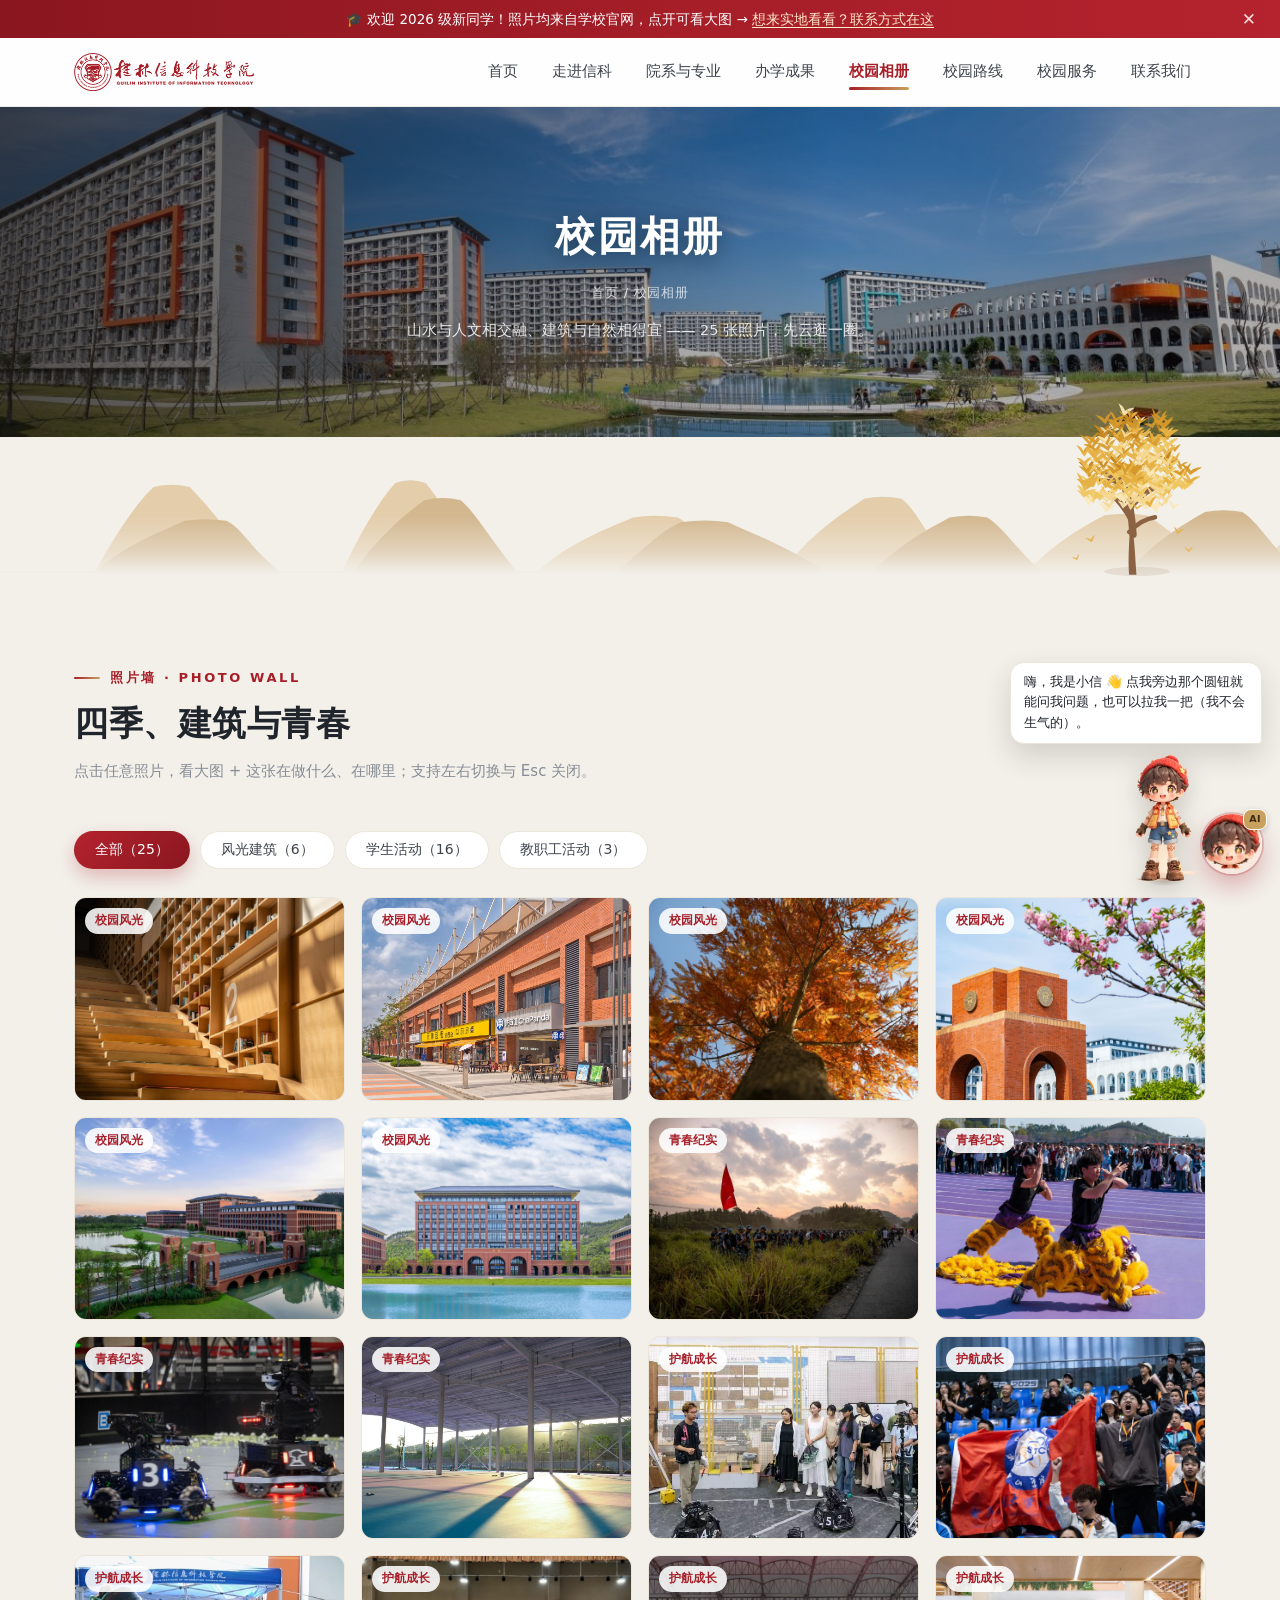
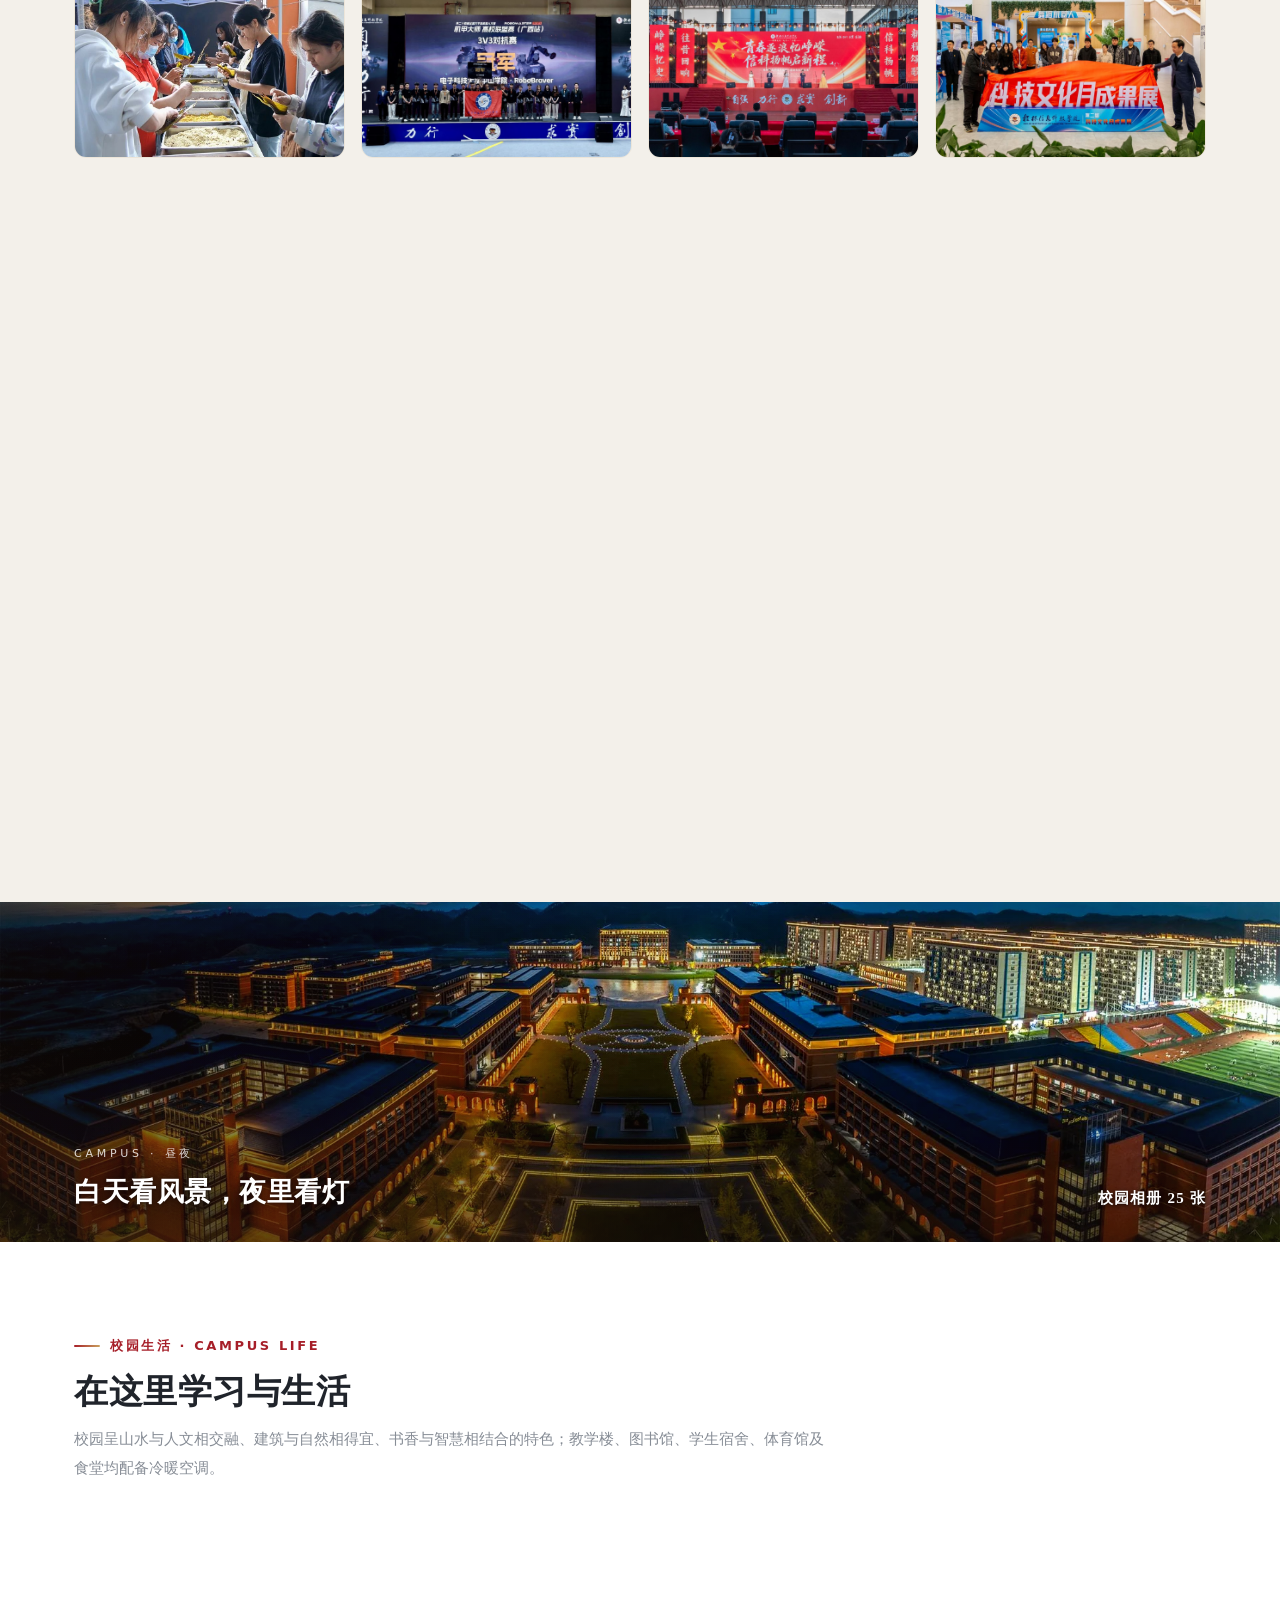
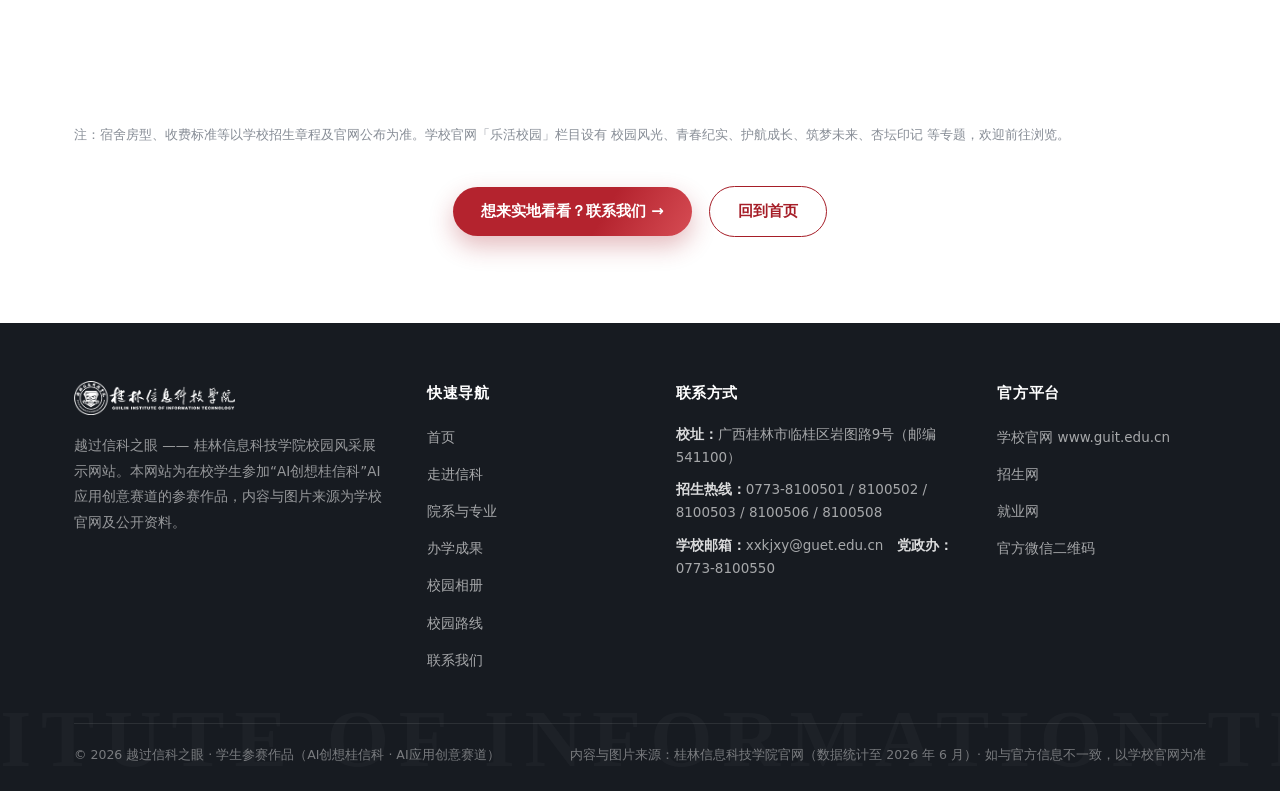
<file: campus.html>
<!DOCTYPE html>
<html lang="zh-CN">
<head>
<meta charset="UTF-8">
<meta name="viewport" content="width=device-width, initial-scale=1.0">
<title>校园相册 | 越过信科之眼 · 桂林信息科技学院</title>
<meta name="description" content="桂林信息科技学院校园相册：校园风光六个主题、学生活动与教职工活动，25张校园照片带你逛遍桂信科。">
<link rel="icon" href="assets/img/favicon.png">
<link rel="stylesheet" href="assets/css/style.css">
<link rel="stylesheet" href="assets/css/polish.css">
<link rel="stylesheet" href="assets/css/assistant.css">
<link rel="stylesheet" href="assets/css/mtn-bg.css">
<link rel="stylesheet" href="assets/css/lightbox-info.css">
</head>
<body class="pg-campus">

<div class="topbar" id="topbar">
  <div class="container">
    <span>🎓 欢迎 2026 级新同学！照片均来自学校官网，点开可看大图 → <a href="contact.html">想来实地看看？联系方式在这</a></span>
    <button class="tb-close" title="关闭" aria-label="关闭">✕</button>
  </div>
</div>

<header class="site-header">
  <div class="container nav">
    <a class="brand" href="index.html"><img src="assets/img/logo-red.png" alt="桂林信息科技学院"></a>
    <nav class="nav-menu">
      <a href="index.html">首页</a>
      <a href="about.html">走进信科</a>
      <a href="majors.html">院系与专业</a>
      <a href="honors.html">办学成果</a>
      <a href="campus.html" class="active">校园相册</a>
      <a href="route.html">校园路线</a>
      <a href="services.html">校园服务</a>
      <a href="contact.html">联系我们</a>
    </nav>
    <button class="nav-burger" aria-label="菜单">☰</button>
  </div>
</header>

<section class="page-hero">
  <img src="assets/img/fg-banner.jpg" alt="桂林信息科技学院校园">
  <div class="container">
    <h1>校园相册</h1>
    <div class="crumb"><a href="index.html">首页</a> / 校园相册</div>
    <p class="p-sub">山水与人文相交融、建筑与自然相得宜 —— 25 张照片，先云逛一圈。</p>
  </div>
</section>

<div class="mtn-top" aria-hidden="true">
  <span class="mtn-hills"></span>
  <span class="ginkgo g-sm"></span>
  <span class="ginkgo g-lg"></span>
</div>

<!-- 相册 -->
<section class="section">
  <div class="container">
    <div class="sec-head">
      <span class="eyebrow">照片墙 · PHOTO WALL</span>
      <h2 class="sec-title">四季、建筑与青春</h2>
      <p class="sec-sub">点击任意照片，看大图 + 这张在做什么、在哪里；支持左右切换与 Esc 关闭。</p>
    </div>
    <div class="g-filter">
      <button type="button" class="active" data-cat="all">全部（25）</button>
      <button type="button" data-cat="风光建筑">风光建筑（6）</button>
      <button type="button" data-cat="学生活动">学生活动（16）</button>
      <button type="button" data-cat="教职工活动">教职工活动（3）</button>
    </div>
    <div class="g-grid">
      <figure data-cat="光影校园" data-title="图书馆的木质阶梯" data-desc="午后光从高窗斜切进来，落在木质阶梯和书架上——这是图书馆里最安静的一角，也是很多人自习时挑的座位。" data-place="图书馆中庭阶梯" class="g-item reveal" data-cat="风光建筑"><span class="g-cat">校园风光</span><img src="assets/img/gallery/fg-1.jpg" alt="光影校园" loading="lazy"><figcaption class="g-cap">光影校园</figcaption></figure>
      <figure data-cat="校园风光" data-title="校园烟火" data-desc="商业街一带的红砖楼与店铺，茶百道、超市、打印店都在这条街上；课间十分钟，这里人最多。" data-place="校园商业街" class="g-item reveal" data-cat="风光建筑"><span class="g-cat">校园风光</span><img src="assets/img/gallery/fg-2.jpg" alt="校园烟火——红砖建筑与人气广场" loading="lazy"><figcaption class="g-cap">校园烟火</figcaption></figure>
      <figure data-cat="校园风光" data-title="四时景致 · 金秋银杏" data-desc="校园里的一棵银杏，到了十一月整棵树变金，是每年秋天最出片的角落。" data-place="校园主路旁" class="g-item reveal" data-cat="风光建筑"><span class="g-cat">校园风光</span><img src="assets/img/gallery/fg-3.jpg" alt="四时景致——金秋银杏" loading="lazy"><figcaption class="g-cap">四时景致 · 金秋银杏</figcaption></figure>
      <figure data-cat="校园风光" data-title="绿意校园 · 钟楼与春花" data-desc="红砖钟楼被春天的花枝框住。钟楼是校园里最好认的地标，也是新生拍照的第一站。" data-place="钟楼广场" class="g-item reveal" data-cat="风光建筑"><span class="g-cat">校园风光</span><img src="assets/img/gallery/fg-4.jpg" alt="绿意校园——钟楼与春花" loading="lazy"><figcaption class="g-cap">绿意校园 · 钟楼与春花</figcaption></figure>
      <figure data-cat="校园风光" data-title="云端瞰校" data-desc="航拍视角的临桂校区：红砖楼群、镜湖、红色拱桥和远处的山连成一片，1331 亩的样子一眼看完。" data-place="临桂校区全景" class="g-item reveal" data-cat="风光建筑"><span class="g-cat">校园风光</span><img src="assets/img/gallery/fg-5.jpg" alt="云端瞰校——校园航拍" loading="lazy"><figcaption class="g-cap">云端瞰校</figcaption></figure>
      <figure data-cat="校园风光" data-title="校园建筑" data-desc="教学楼与其前的一片水面，倒影把楼和云连在一起；傍晚风小的时候最清楚。" data-place="教学楼前水面" class="g-item reveal" data-cat="风光建筑"><span class="g-cat">校园风光</span><img src="assets/img/gallery/fg-6.jpg" alt="校园建筑——教学楼与镜湖" loading="lazy"><figcaption class="g-cap">校园建筑</figcaption></figure>

      <figure data-cat="青春纪实" data-title="戎色韶华" data-desc="军训拉练，队伍沿着校外道路行进，红旗走在最前面。这是新生入学的第一堂课。" data-place="校园外环道路" class="g-item reveal" data-cat="学生活动"><span class="g-cat">青春纪实</span><img src="assets/img/gallery/qc-1.jpg" alt="戎色韶华——军训季的我们" loading="lazy"><figcaption class="g-cap">戎色韶华</figcaption></figure>
      <figure data-cat="青春纪实" data-title="艺彩纷呈" data-desc="舞狮队在场地中央表演，周围同学举着手机围了一圈。校庆、运动会开幕式常见的开场节目。" data-place="操场前广场" class="g-item reveal" data-cat="学生活动"><span class="g-cat">青春纪实</span><img src="assets/img/gallery/qc-2.jpg" alt="艺彩纷呈——校园舞台瞬间" loading="lazy"><figcaption class="g-cap">艺彩纷呈</figcaption></figure>
      <figure data-cat="青春纪实" data-title="群英荟萃" data-desc="机甲大师赛场上，两支队伍的车正在对射，地上散落着打出去的弹丸。这些车都是校队自己设计、自己装配的。" data-place="体育馆 · 机甲大师赛场" class="g-item reveal" data-cat="学生活动"><span class="g-cat">青春纪实</span><img src="assets/img/gallery/qc-3.jpg" alt="群英荟萃——社团活动集锦" loading="lazy"><figcaption class="g-cap">群英荟萃</figcaption></figure>
      <figure data-cat="青春纪实" data-title="风耀绿茵" data-desc="体育馆里的篮球场，天窗的光落在地板上。比赛开始前的那几分钟，场馆最安静。" data-place="体育馆" class="g-item reveal" data-cat="学生活动"><span class="g-cat">青春纪实</span><img src="assets/img/gallery/qc-4.jpg" alt="风耀绿茵——绿茵场上的青春" loading="lazy"><figcaption class="g-cap">风耀绿茵</figcaption></figure>

      <figure data-cat="护航成长" data-title="赛场边的讲解" data-desc="机器人队的同学在赛场边讲解战车结构：底盘、云台、发射机构一件件指过去，来看比赛的同学围成一圈听。" data-place="机甲大师赛场（体育馆）" class="g-item reveal" data-cat="学生活动"><span class="g-cat">护航成长</span><img src="assets/img/gallery/hc-1.jpg" alt="迎新季——来到信科，很Nice" loading="lazy"><figcaption class="g-cap">来到信科，很 Nice</figcaption></figure>
      <figure data-cat="护航成长" data-title="机甲大师高校联盟赛 · 广西站" data-desc="看台上的同学举着队旗为校队呐喊。这场比赛由学校承办，主场作战。" data-place="体育馆看台" class="g-item reveal" data-cat="学生活动"><span class="g-cat">护航成长</span><img src="assets/img/gallery/hc-2.jpg" alt="机甲大师高校联盟赛·广西站小组赛" loading="lazy"><figcaption class="g-cap">机甲大师高校联盟赛·广西站</figcaption></figure>
      <figure data-cat="护航成长" data-title="浓情端午 · 民俗活动" data-desc="端午民俗体验：学生围在长桌前包粽子、做香囊，后勤的阿姨在一旁教。" data-place="学生活动广场" class="g-item reveal" data-cat="学生活动"><span class="g-cat">护航成长</span><img src="assets/img/gallery/hc-3.jpg" alt="浓情端午，共赴“粽”情之约——端午民俗活动" loading="lazy"><figcaption class="g-cap">浓情端午 · 民俗活动</figcaption></figure>
      <figure data-cat="护航成长" data-title="RoboMaster 机器人大赛" data-desc="「机甲大师高校联盟赛（广西站）3V3 对抗赛」颁奖现场：参赛队举着队旗上台领奖，大屏打出“冠军”。" data-place="体育馆 · 赛场主舞台" class="g-item reveal" data-cat="学生活动"><span class="g-cat">护航成长</span><img src="assets/img/gallery/hc-4.jpg" alt="RoboMaster 全国大学生机器人大赛" loading="lazy"><figcaption class="g-cap">RoboMaster 机器人大赛</figcaption></figure>
      <figure data-cat="护航成长" data-title="新生红歌比赛" data-desc="「青春逐浪忆峥嵘」合唱比赛，新生班级轮番上台，台下坐满了人。" data-place="报告厅" class="g-item reveal" data-cat="学生活动"><span class="g-cat">护航成长</span><img src="assets/img/gallery/hc-5.jpg" alt="新生红歌比赛——青春逐浪忆峥嵘" loading="lazy"><figcaption class="g-cap">新生红歌比赛</figcaption></figure>
      <figure data-cat="护航成长" data-title="科技文化月成果展" data-desc="科技文化月成果展：各学院把这一年做的项目、作品摆进展厅，学生现场演示。" data-place="展厅（体育馆一层）" class="g-item reveal" data-cat="学生活动"><span class="g-cat">护航成长</span><img src="assets/img/gallery/hc-6.jpg" alt="科技文化月成果展" loading="lazy"><figcaption class="g-cap">科技文化月成果展</figcaption></figure>
      <figure data-cat="护航成长" data-title="大学生社团文化节" data-desc="社团纳新一条街，蓝色帐篷一字排开，从学术科技到文艺体育都能找到。" data-place="校园主干道" class="g-item reveal" data-cat="学生活动"><span class="g-cat">护航成长</span><img src="assets/img/gallery/hc-7.jpg" alt="大学生社团文化节" loading="lazy"><figcaption class="g-cap">大学生社团文化节</figcaption></figure>
      <figure data-cat="护航成长" data-title="百团大「绽」" data-desc="「百团大绽」拱门下，几十个社团摆摊招新，整条路被新生挤满。" data-place="校园主干道" class="g-item reveal" data-cat="学生活动"><span class="g-cat">护航成长</span><img src="assets/img/gallery/hc-8.jpg" alt="社团文化展——百团大“绽”" loading="lazy"><figcaption class="g-cap">百团大“绽”</figcaption></figure>
      <figure data-cat="护航成长" data-title="广西三月三 · 信科民族文化节" data-desc="「广西三月三 · 信科民族文化节」，穿民族服饰的同学在台上表演、合影；台下还有竹竿舞、山歌和民俗体验摊。" data-place="校园舞台（田径场旁）" class="g-item reveal" data-cat="学生活动"><span class="g-cat">护航成长</span><img src="assets/img/gallery/hc-9.jpg" alt="潮玩三月三·青春壮乡行——民俗文化活动" loading="lazy"><figcaption class="g-cap">潮玩三月三 · 青春壮乡行</figcaption></figure>
      <figure data-cat="护航成长" data-title="诗词朗诵与舞蹈大赛" data-desc="毛泽东诗词朗诵表演比赛暨校园舞蹈大赛，舞台大屏打出主题，节目一个接一个。" data-place="报告厅" class="g-item reveal" data-cat="学生活动"><span class="g-cat">护航成长</span><img src="assets/img/gallery/hc-10.jpg" alt="毛泽东诗词朗诵表演比赛暨校园舞蹈大赛" loading="lazy"><figcaption class="g-cap">诗词朗诵与舞蹈大赛</figcaption></figure>
      <figure data-cat="护航成长" data-title="新生报到现场" data-desc="新生拖着行李箱穿过「新生报到」拱门，家长在门口合影；这一天校园里全是新面孔。" data-place="校门迎新通道" class="g-item reveal" data-cat="学生活动"><span class="g-cat">护航成长</span><img src="assets/img/gallery/hc-11.jpg" alt="新生报到现场——欢迎新同学" loading="lazy"><figcaption class="g-cap">新生报到现场</figcaption></figure>
      <figure data-cat="护航成长" data-title="「三下乡」出征仪式" data-desc="暑期「三下乡」社会实践出征仪式，队伍接过队旗准备出发，去县乡做支教和调研。" data-place="报告厅" class="g-item reveal" data-cat="学生活动"><span class="g-cat">护航成长</span><img src="assets/img/gallery/hc-12.jpg" alt="暑期“三下乡”社会实践出征仪式" loading="lazy"><figcaption class="g-cap">“三下乡”出征仪式</figcaption></figure>

      <figure data-cat="筑梦未来" data-title="气排球赛的趣味环节" data-desc="教职工气排球比赛间隙的趣味互动：一圈人顶着彩虹伞同步转圈，笑场比比赛还热闹（背景横幅写着“第五届教职工气排球比赛”）。" data-place="体育馆" class="g-item reveal" data-cat="教职工活动"><span class="g-cat">筑梦未来</span><img src="assets/img/gallery/zj-1.jpg" alt="校运会教职工趣味竞赛" loading="lazy"><figcaption class="g-cap">校运会趣味竞赛</figcaption></figure>
      <figure data-cat="筑梦未来" data-title="重阳慰问银龄教师" data-desc="重阳节座谈，学校把退休的老教师请回来，聊聊学校这些年的变化。" data-place="行政楼会议室" class="g-item reveal" data-cat="教职工活动"><span class="g-cat">筑梦未来</span><img src="assets/img/gallery/zj-2.jpg" alt="重阳时节——走访慰问银龄教师" loading="lazy"><figcaption class="g-cap">重阳慰问银龄教师</figcaption></figure>
      <figure data-cat="筑梦未来" data-title="教职工气排球比赛" data-desc="教职工气排球赛结束，两队在场地上合影；这类比赛每学期都有。" data-place="体育馆" class="g-item reveal" data-cat="教职工活动"><span class="g-cat">筑梦未来</span><img src="assets/img/gallery/zj-3.jpg" alt="教职工气排球比赛" loading="lazy"><figcaption class="g-cap">教职工气排球比赛</figcaption></figure>
    </div>
  </div>
</section>
<section class="pg-band b-campus" aria-label="白天看风景，夜里看灯">
  <div class="pg-in">
    <div class="container">
      <div><div class="pg-kicker">CAMPUS · 昼夜</div><h2 class="pg-title">白天看风景，夜里看灯</h2></div>
      <div class="pg-note"><b>校园相册 25 张</b></div>
    </div>
  </div>
</section>


<!-- 校园设施 -->
<section class="section white">
  <div class="container">
    <div class="sec-head">
      <span class="eyebrow">校园生活 · CAMPUS LIFE</span>
      <h2 class="sec-title">在这里学习与生活</h2>
      <p class="sec-sub">校园呈山水与人文相交融、建筑与自然相得宜、书香与智慧相结合的特色；教学楼、图书馆、学生宿舍、体育馆及食堂均配备冷暖空调。</p>
    </div>
    <div class="grid-4">
      <div class="card reveal"><div class="no">01</div><h3>图书馆</h3><p>阅读、自习与研讨空间，配备冷暖空调，是同学们最爱的“充电站”。</p></div>
      <div class="card reveal" data-delay="60"><div class="no">02</div><h3>教学楼</h3><p>智慧教室与实践实验室，教学环境舒适，学习“软硬件”双在线。</p></div>
      <div class="card reveal" data-delay="120"><div class="no">03</div><h3>体育场馆</h3><p>体育馆、田径场与二期校区体育场，运动健身、赛事活动两不误。</p></div>
      <div class="card reveal" data-delay="180"><div class="no">04</div><h3>学生公寓</h3><p>配备空调与独立卫浴等设施，生活便利，是温暖的“第二个家”。</p></div>
    </div>
    <div class="news-note" style="margin-top:22px">注：宿舍房型、收费标准等以学校招生章程及官网公布为准。学校官网「乐活校园」栏目设有 校园风光、青春纪实、护航成长、筑梦未来、杏坛印记 等专题，欢迎前往浏览。</div>
    <div class="sec-more">
      <a class="btn btn-red" href="contact.html">想来实地看看？联系我们 →</a>
      <a class="btn btn-line" href="index.html" style="margin-left:12px">回到首页</a>
    </div>
  </div>
</section>

<!-- 灯箱 -->
<div class="lb" id="lightbox">
  <button class="lb-close" aria-label="关闭">✕</button>
  <button class="lb-nav lb-prev" aria-label="上一张">‹</button>
  <img alt="">
  <div class="lb-cap"></div>
  <div class="lb-count"></div>
  <button class="lb-nav lb-next" aria-label="下一张">›</button>
</div>

<footer class="footer">
  <div class="container">
    <div class="f-grid">
      <div class="f-brand">
        <img src="assets/img/logo-white.png" alt="桂林信息科技学院">
        <p>越过信科之眼 —— 桂林信息科技学院校园风采展示网站。本网站为在校学生参加“AI创想桂信科”AI应用创意赛道的参赛作品，内容与图片来源为学校官网及公开资料。</p>
      </div>
      <div>
        <div class="f-title">快速导航</div>
        <ul class="f-links">
          <li><a href="index.html">首页</a></li>
          <li><a href="about.html">走进信科</a></li>
          <li><a href="majors.html">院系与专业</a></li>
          <li><a href="honors.html">办学成果</a></li>
          <li><a href="campus.html">校园相册</a></li>
          <li><a href="route.html">校园路线</a></li>
          <li><a href="contact.html">联系我们</a></li>
        </ul>
      </div>
      <div>
        <div class="f-title">联系方式</div>
        <ul class="f-contact">
          <li><b>校址：</b>广西桂林市临桂区岩图路9号（邮编 541100）</li>
          <li><b>招生热线：</b>0773-8100501 / 8100502 / 8100503 / 8100506 / 8100508</li>
          <li><b>学校邮箱：</b>xxkjxy@guet.edu.cn　<b>党政办：</b>0773-8100550</li>
        </ul>
      </div>
      <div>
        <div class="f-title">官方平台</div>
        <ul class="f-links">
          <li><a href="https://www.guit.edu.cn/" target="_blank" rel="noopener">学校官网 www.guit.edu.cn</a></li>
          <li><a href="https://www.guit.edu.cn/zs/" target="_blank" rel="noopener">招生网</a></li>
          <li><a href="https://www.guit.edu.cn/xjy/" target="_blank" rel="noopener">就业网</a></li>
          <li><a href="contact.html">官方微信二维码</a></li>
        </ul>
      </div>
    </div>
    <div class="f-bottom">
      <span>© <span class="js-year">2026</span> 越过信科之眼 · 学生参赛作品（AI创想桂信科 · AI应用创意赛道）</span>
      <span>内容与图片来源：桂林信息科技学院官网（数据统计至 2026 年 6 月）· 如与官方信息不一致，以学校官网为准</span>
    </div>
  </div>
</footer>

<button class="backtop" aria-label="返回顶部">↑</button>
<script src="assets/js/main.js"></script>
<script src="assets/js/route.js"></script>
<script src="assets/js/assistant.js"></script>
</body>
</html>
</file>
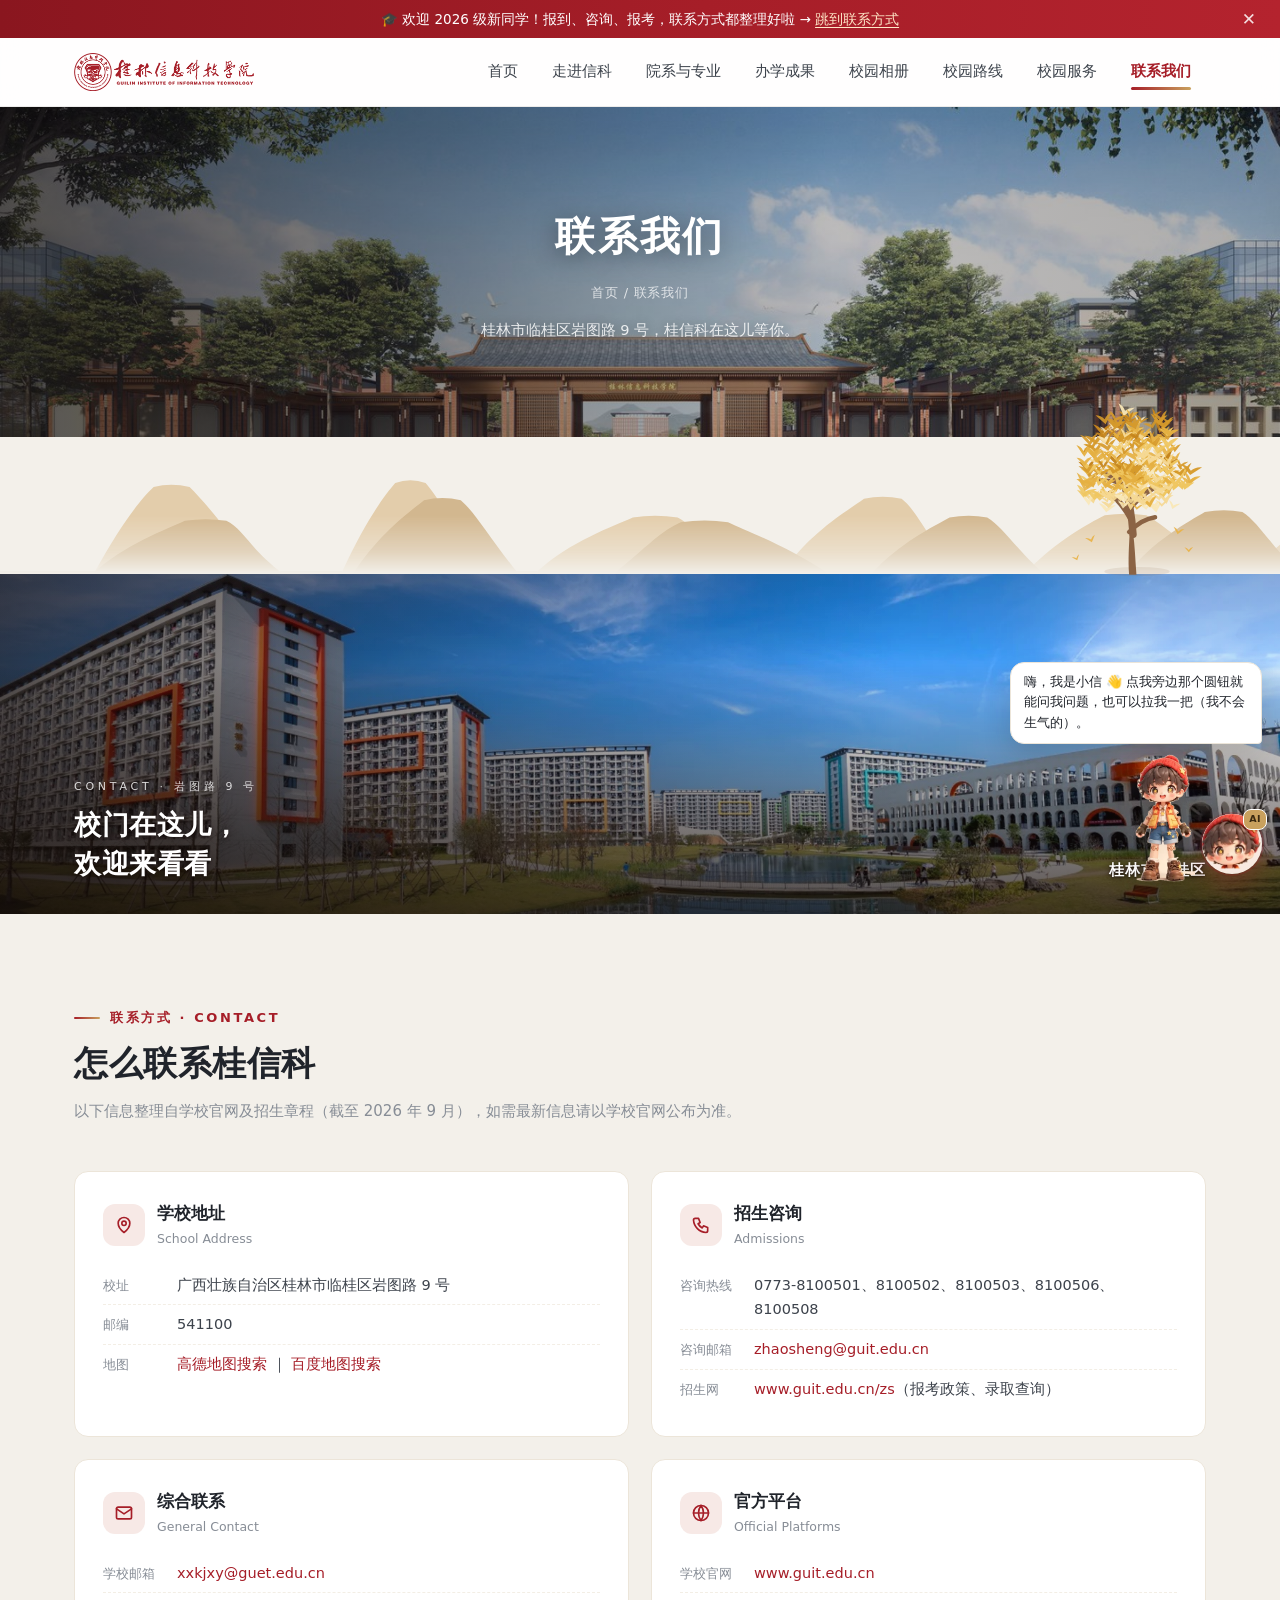
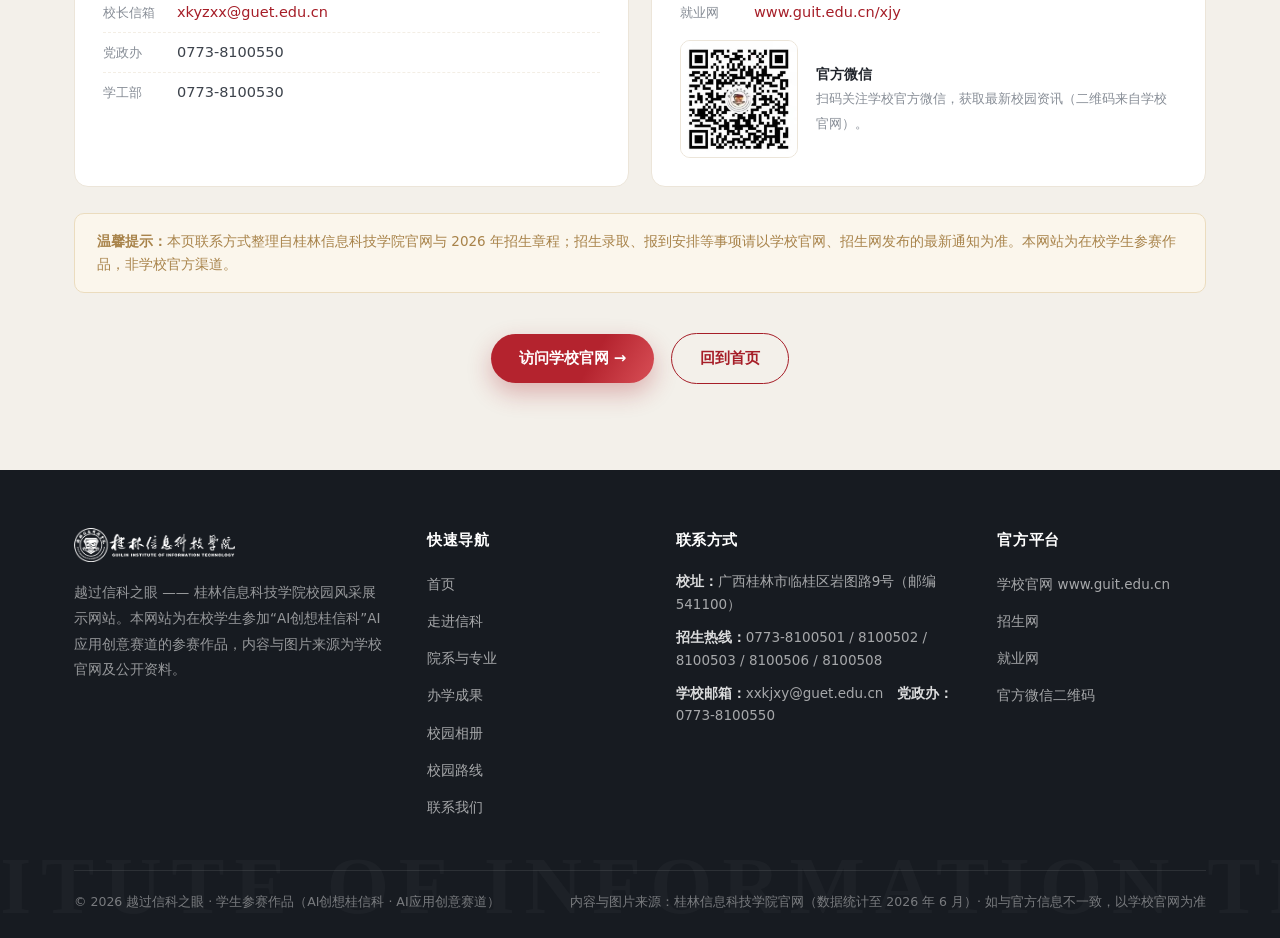
<file: contact.html>
<!DOCTYPE html>
<html lang="zh-CN">
<head>
<meta charset="UTF-8">
<meta name="viewport" content="width=device-width, initial-scale=1.0">
<title>联系我们 | 越过信科之眼 · 桂林信息科技学院</title>
<meta name="description" content="桂林信息科技学院联系方式：校址、招生热线、学校邮箱、校长信箱、党政办与官方平台入口。">
<link rel="icon" href="assets/img/favicon.png">
<link rel="stylesheet" href="assets/css/style.css">
<link rel="stylesheet" href="assets/css/polish.css">
<link rel="stylesheet" href="assets/css/assistant.css">
<link rel="stylesheet" href="assets/css/mtn-bg.css">
</head>
<body class="pg-contact">

<div class="topbar" id="topbar">
  <div class="container">
    <span>🎓 欢迎 2026 级新同学！报到、咨询、报考，联系方式都整理好啦 → <a href="#contact">跳到联系方式</a></span>
    <button class="tb-close" title="关闭" aria-label="关闭">✕</button>
  </div>
</div>

<header class="site-header">
  <div class="container nav">
    <a class="brand" href="index.html"><img src="assets/img/logo-red.png" alt="桂林信息科技学院"></a>
    <nav class="nav-menu">
      <a href="index.html">首页</a>
      <a href="about.html">走进信科</a>
      <a href="majors.html">院系与专业</a>
      <a href="honors.html">办学成果</a>
      <a href="campus.html">校园相册</a>
      <a href="route.html">校园路线</a>
      <a href="services.html">校园服务</a>
      <a href="contact.html" class="active">联系我们</a>
    </nav>
    <button class="nav-burger" aria-label="菜单">☰</button>
  </div>
</header>

<section class="page-hero">
  <img src="assets/img/hero-gate-1440.jpg" alt="桂林信息科技学院新大门">
  <div class="container">
    <h1>联系我们</h1>
    <div class="crumb"><a href="index.html">首页</a> / 联系我们</div>
    <p class="p-sub">桂林市临桂区岩图路 9 号，桂信科在这儿等你。</p>
  </div>
</section>

<div class="mtn-top" aria-hidden="true">
  <span class="mtn-hills"></span>
  <span class="ginkgo g-sm"></span>
  <span class="ginkgo g-lg"></span>
</div>

<section class="pg-band bright b-contact" aria-label="校门在这儿，欢迎来看看">
  <div class="pg-in">
    <div class="container">
      <div><div class="pg-kicker">CONTACT · 岩图路 9 号</div><h2 class="pg-title">校门在这儿，<br>欢迎来看看</h2></div>
      <div class="pg-note"><b>桂林市临桂区</b></div>
    </div>
  </div>
</section>

<!-- 联系方式 -->
<section class="section" id="contact">
  <div class="container">
    <div class="sec-head">
      <span class="eyebrow">联系方式 · CONTACT</span>
      <h2 class="sec-title">怎么联系桂信科</h2>
      <p class="sec-sub">以下信息整理自学校官网及招生章程（截至 2026 年 9 月），如需最新信息请以学校官网公布为准。</p>
    </div>
    <div class="contact-grid">

      <div class="contact-card reveal">
        <div class="cc-head">
          <span class="cc-ico"><svg viewBox="0 0 24 24" fill="none" stroke="currentColor" stroke-width="2" stroke-linecap="round" stroke-linejoin="round"><path d="M12 21s-7-5.1-7-11a7 7 0 1 1 14 0c0 5.9-7 11-7 11z"/><circle cx="12" cy="10" r="2.6"/></svg></span>
          <div><h3>学校地址</h3><div class="cc-sub">School Address</div></div>
        </div>
        <ul>
          <li><span class="k">校址</span><span>广西壮族自治区桂林市临桂区岩图路 9 号</span></li>
          <li><span class="k">邮编</span><span>541100</span></li>
          <li><span class="k">地图</span><span><a href="https://www.amap.com/search?query=%E6%A1%82%E6%9E%97%E4%BF%A1%E6%81%AF%E7%A7%91%E6%8A%80%E5%AD%A6%E9%99%A2" target="_blank" rel="noopener">高德地图搜索</a> ｜ <a href="https://map.baidu.com/search?query=%E6%A1%82%E6%9E%97%E4%BF%A1%E6%81%AF%E7%A7%91%E6%8A%80%E5%AD%A6%E9%99%A2" target="_blank" rel="noopener">百度地图搜索</a></span></li>
        </ul>
      </div>

      <div class="contact-card reveal" data-delay="80">
        <div class="cc-head">
          <span class="cc-ico"><svg viewBox="0 0 24 24" fill="none" stroke="currentColor" stroke-width="2" stroke-linecap="round" stroke-linejoin="round"><path d="M5 4h4l2 5-2.5 1.5a12 12 0 0 0 5 5L15 13l5 2v4a2 2 0 0 1-2 2A16 16 0 0 1 3 6a2 2 0 0 1 2-2z"/></svg></span>
          <div><h3>招生咨询</h3><div class="cc-sub">Admissions</div></div>
        </div>
        <ul>
          <li><span class="k">咨询热线</span><span>0773-8100501、8100502、8100503、8100506、8100508</span></li>
          <li><span class="k">咨询邮箱</span><span><a href="mailto:zhaosheng@guit.edu.cn">zhaosheng@guit.edu.cn</a></span></li>
          <li><span class="k">招生网</span><span><a href="https://www.guit.edu.cn/zs/" target="_blank" rel="noopener">www.guit.edu.cn/zs</a>（报考政策、录取查询）</span></li>
        </ul>
      </div>

      <div class="contact-card reveal" data-delay="120">
        <div class="cc-head">
          <span class="cc-ico"><svg viewBox="0 0 24 24" fill="none" stroke="currentColor" stroke-width="2" stroke-linecap="round" stroke-linejoin="round"><rect x="3" y="5" width="18" height="14" rx="2"/><path d="m3 7 9 6 9-6"/></svg></span>
          <div><h3>综合联系</h3><div class="cc-sub">General Contact</div></div>
        </div>
        <ul>
          <li><span class="k">学校邮箱</span><span><a href="mailto:xxkjxy@guet.edu.cn">xxkjxy@guet.edu.cn</a></span></li>
          <li><span class="k">校长信箱</span><span><a href="mailto:xkyzxx@guet.edu.cn">xkyzxx@guet.edu.cn</a></span></li>
          <li><span class="k">党政办</span><span>0773-8100550</span></li>
          <li><span class="k">学工部</span><span>0773-8100530</span></li>
        </ul>
      </div>

      <div class="contact-card reveal" data-delay="160">
        <div class="cc-head">
          <span class="cc-ico"><svg viewBox="0 0 24 24" fill="none" stroke="currentColor" stroke-width="2" stroke-linecap="round" stroke-linejoin="round"><circle cx="12" cy="12" r="9"/><path d="M3 12h18M12 3a15 15 0 0 1 0 18M12 3a15 15 0 0 0 0 18"/></svg></span>
          <div><h3>官方平台</h3><div class="cc-sub">Official Platforms</div></div>
        </div>
        <ul>
          <li><span class="k">学校官网</span><span><a href="https://www.guit.edu.cn/" target="_blank" rel="noopener">www.guit.edu.cn</a></span></li>
          <li><span class="k">就业网</span><span><a href="https://www.guit.edu.cn/xjy/" target="_blank" rel="noopener">www.guit.edu.cn/xjy</a></span></li>
        </ul>
        <div class="qr-row">
          <img src="assets/img/qr-wechat.jpg" alt="桂林信息科技学院官方微信二维码">
          <div class="qr-txt"><b>官方微信</b>扫码关注学校官方微信，获取最新校园资讯（二维码来自学校官网）。</div>
        </div>
      </div>

    </div>
    <div class="notice">
      <b>温馨提示：</b>本页联系方式整理自桂林信息科技学院官网与 2026 年招生章程；招生录取、报到安排等事项请以学校官网、招生网发布的最新通知为准。本网站为在校学生参赛作品，非学校官方渠道。
    </div>
    <div class="sec-more">
      <a class="btn btn-red" href="https://www.guit.edu.cn/" target="_blank" rel="noopener">访问学校官网 →</a>
      <a class="btn btn-line" href="index.html" style="margin-left:12px">回到首页</a>
    </div>
  </div>
</section>

<footer class="footer">
  <div class="container">
    <div class="f-grid">
      <div class="f-brand">
        <img src="assets/img/logo-white.png" alt="桂林信息科技学院">
        <p>越过信科之眼 —— 桂林信息科技学院校园风采展示网站。本网站为在校学生参加“AI创想桂信科”AI应用创意赛道的参赛作品，内容与图片来源为学校官网及公开资料。</p>
      </div>
      <div>
        <div class="f-title">快速导航</div>
        <ul class="f-links">
          <li><a href="index.html">首页</a></li>
          <li><a href="about.html">走进信科</a></li>
          <li><a href="majors.html">院系与专业</a></li>
          <li><a href="honors.html">办学成果</a></li>
          <li><a href="campus.html">校园相册</a></li>
          <li><a href="route.html">校园路线</a></li>
          <li><a href="contact.html">联系我们</a></li>
        </ul>
      </div>
      <div>
        <div class="f-title">联系方式</div>
        <ul class="f-contact">
          <li><b>校址：</b>广西桂林市临桂区岩图路9号（邮编 541100）</li>
          <li><b>招生热线：</b>0773-8100501 / 8100502 / 8100503 / 8100506 / 8100508</li>
          <li><b>学校邮箱：</b>xxkjxy@guet.edu.cn　<b>党政办：</b>0773-8100550</li>
        </ul>
      </div>
      <div>
        <div class="f-title">官方平台</div>
        <ul class="f-links">
          <li><a href="https://www.guit.edu.cn/" target="_blank" rel="noopener">学校官网 www.guit.edu.cn</a></li>
          <li><a href="https://www.guit.edu.cn/zs/" target="_blank" rel="noopener">招生网</a></li>
          <li><a href="https://www.guit.edu.cn/xjy/" target="_blank" rel="noopener">就业网</a></li>
          <li><a href="contact.html">官方微信二维码</a></li>
        </ul>
      </div>
    </div>
    <div class="f-bottom">
      <span>© <span class="js-year">2026</span> 越过信科之眼 · 学生参赛作品（AI创想桂信科 · AI应用创意赛道）</span>
      <span>内容与图片来源：桂林信息科技学院官网（数据统计至 2026 年 6 月）· 如与官方信息不一致，以学校官网为准</span>
    </div>
  </div>
</footer>

<button class="backtop" aria-label="返回顶部">↑</button>
<script src="assets/js/main.js"></script>
<script src="assets/js/route.js"></script>
<script src="assets/js/assistant.js"></script>
</body>
</html>
</file>
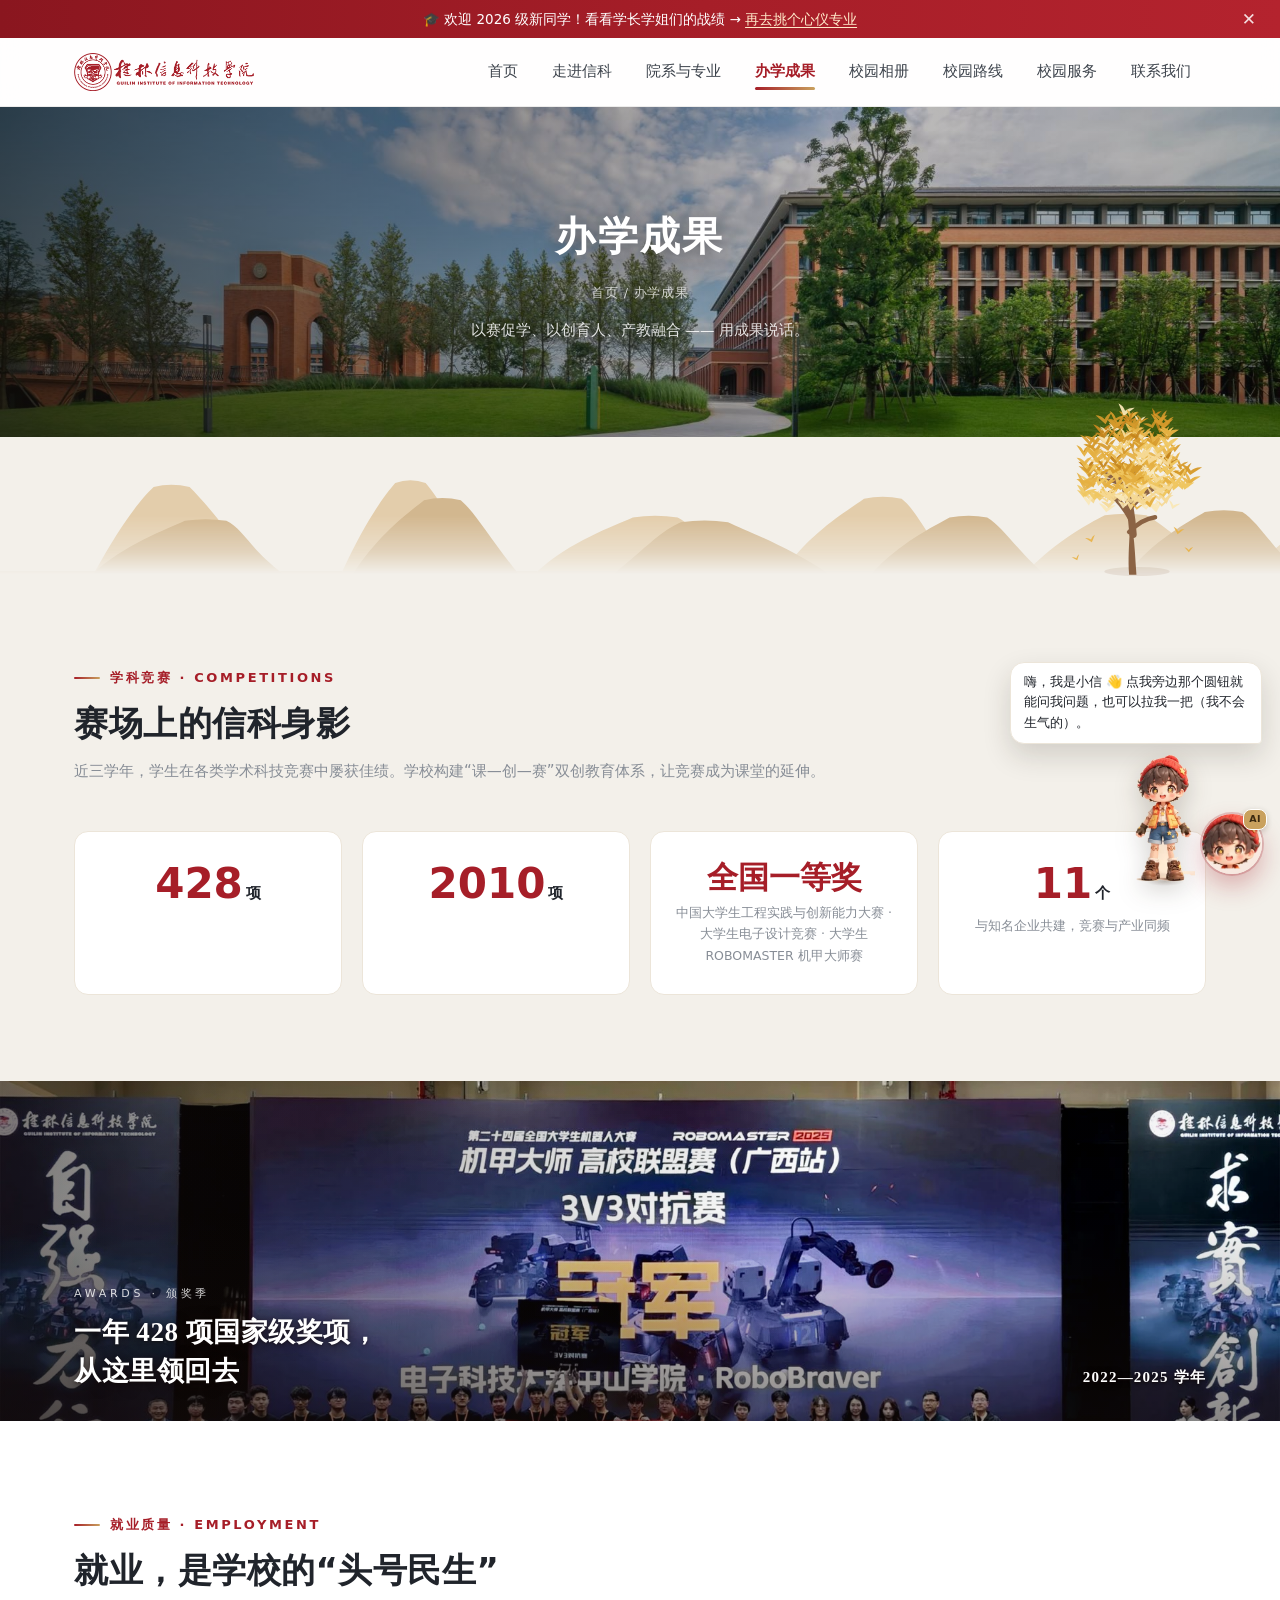
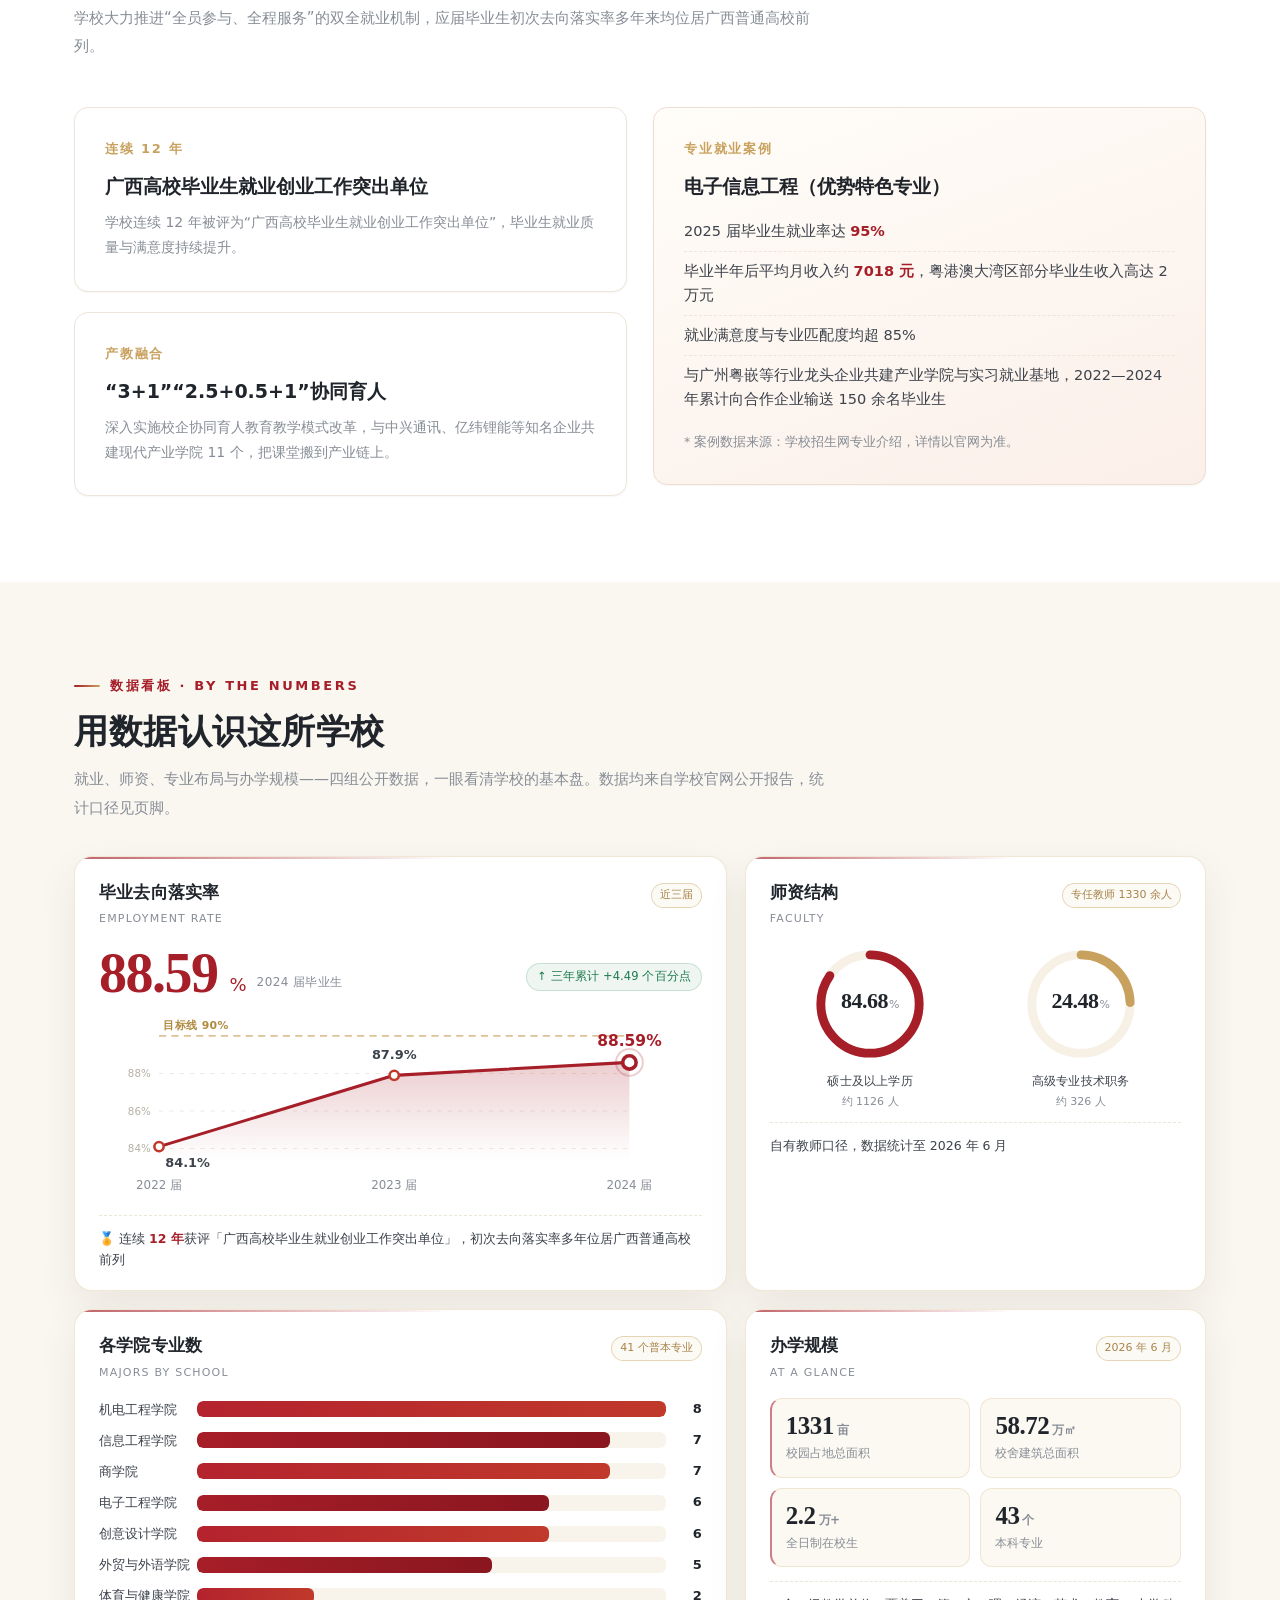
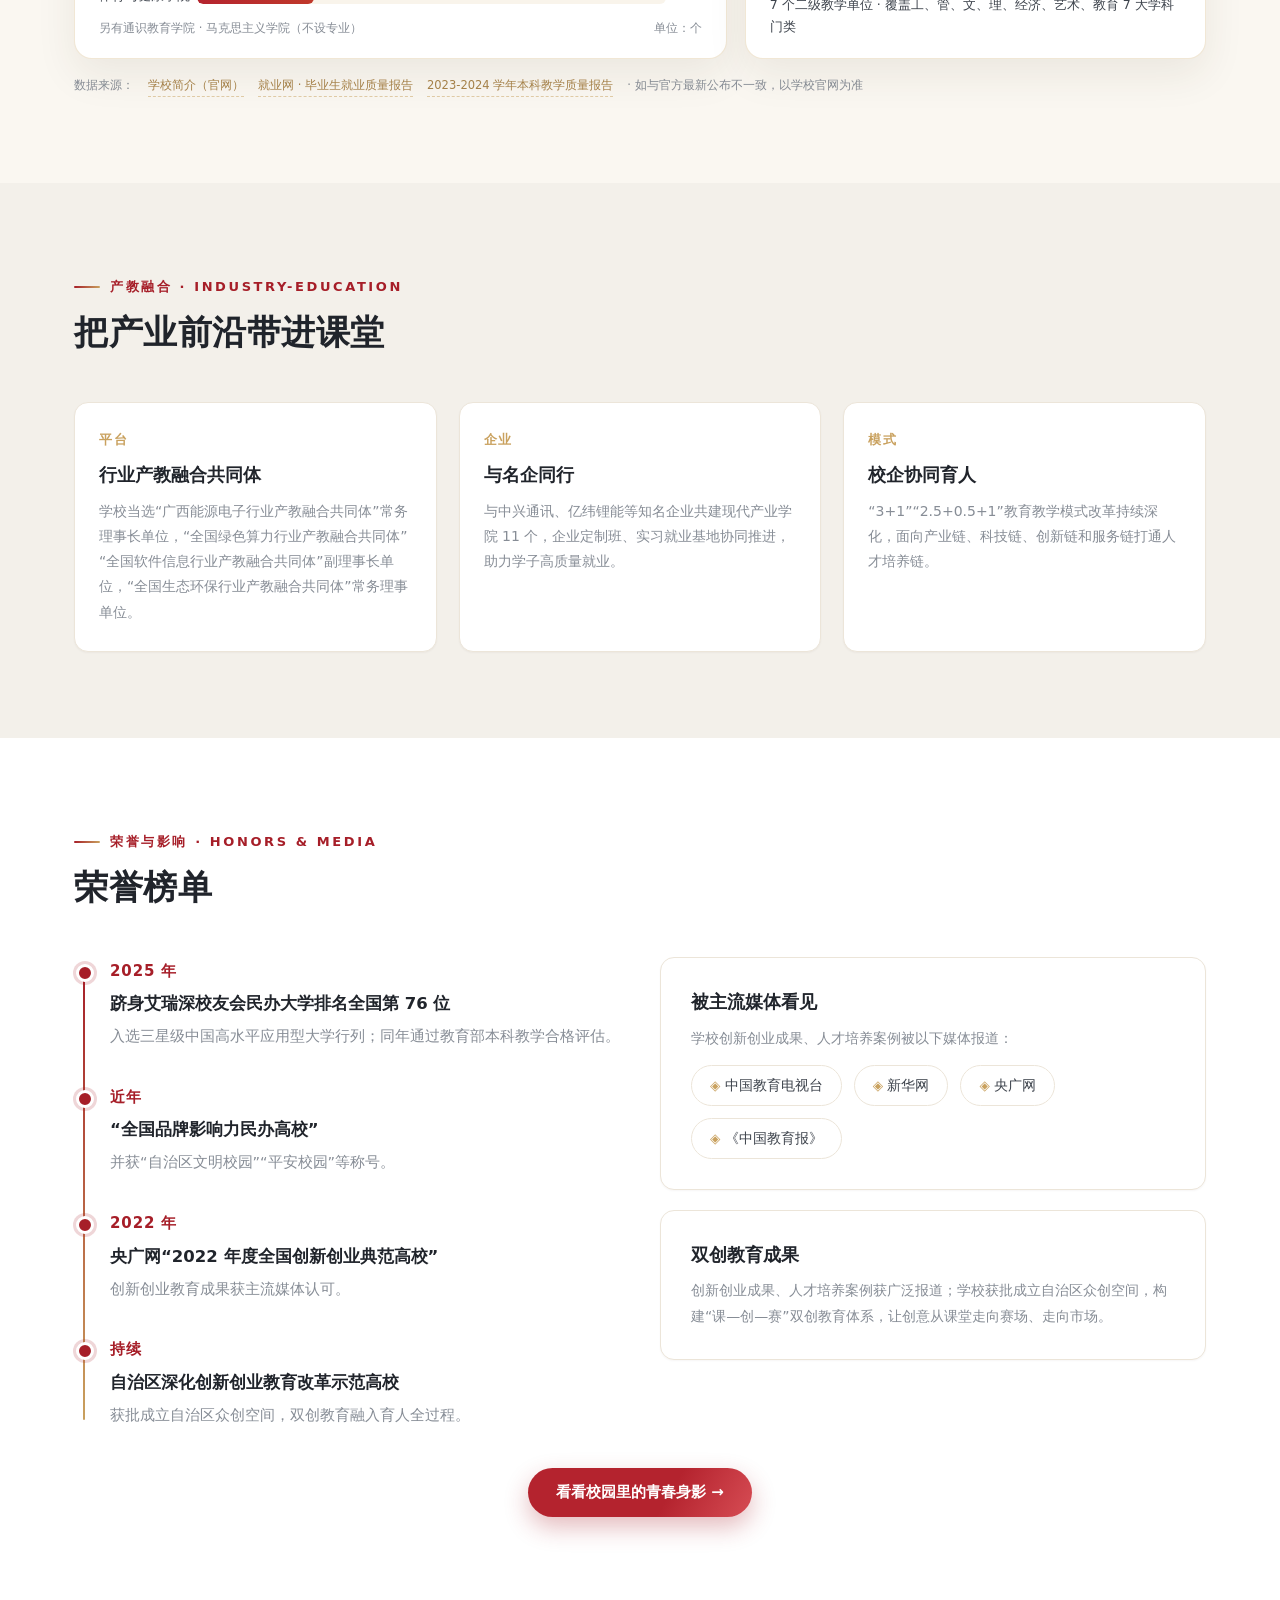
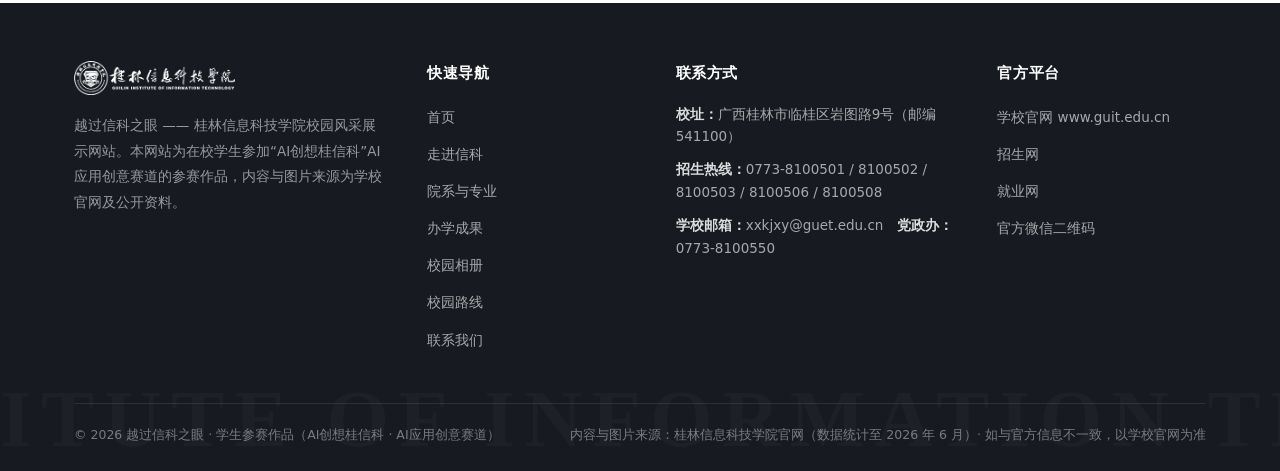
<file: honors.html>
<!DOCTYPE html>
<html lang="zh-CN">
<head>
<meta charset="UTF-8">
<meta name="viewport" content="width=device-width, initial-scale=1.0">
<title>办学成果 | 越过信科之眼 · 桂林信息科技学院</title>
<meta name="description" content="桂林信息科技学院办学成果：学科竞赛国家级奖项428项、连续12年广西高校毕业生就业创业工作突出单位、现代产业学院11个与荣誉榜单。">
<link rel="icon" href="assets/img/favicon.png">
<link rel="stylesheet" href="assets/css/style.css">
<link rel="stylesheet" href="assets/css/polish.css">
<link rel="stylesheet" href="assets/css/assistant.css">
<link rel="stylesheet" href="assets/css/mtn-bg.css">
<link rel="stylesheet" href="assets/css/databoard.css">
</head>
<body class="pg-honors">

<div class="topbar" id="topbar">
  <div class="container">
    <span>🎓 欢迎 2026 级新同学！看看学长学姐们的战绩 → <a href="majors.html">再去挑个心仪专业</a></span>
    <button class="tb-close" title="关闭" aria-label="关闭">✕</button>
  </div>
</div>

<header class="site-header">
  <div class="container nav">
    <a class="brand" href="index.html"><img src="assets/img/logo-red.png" alt="桂林信息科技学院"></a>
    <nav class="nav-menu">
      <a href="index.html">首页</a>
      <a href="about.html">走进信科</a>
      <a href="majors.html">院系与专业</a>
      <a href="honors.html" class="active">办学成果</a>
      <a href="campus.html">校园相册</a>
      <a href="route.html">校园路线</a>
      <a href="services.html">校园服务</a>
      <a href="contact.html">联系我们</a>
    </nav>
    <button class="nav-burger" aria-label="菜单">☰</button>
  </div>
</header>

<section class="page-hero">
  <img src="assets/img/banner-b.jpg" alt="桂林信息科技学院校园">
  <div class="container">
    <h1>办学成果</h1>
    <div class="crumb"><a href="index.html">首页</a> / 办学成果</div>
    <p class="p-sub">以赛促学、以创育人、产教融合 —— 用成果说话。</p>
  </div>
</section>

<div class="mtn-top" aria-hidden="true">
  <span class="mtn-hills"></span>
  <span class="ginkgo g-sm"></span>
  <span class="ginkgo g-lg"></span>
</div>

<!-- 学科竞赛 -->
<section class="section">
  <div class="container">
    <div class="sec-head">
      <span class="eyebrow">学科竞赛 · COMPETITIONS</span>
      <h2 class="sec-title">赛场上的信科身影</h2>
      <p class="sec-sub">近三学年，学生在各类学术科技竞赛中屡获佳绩。学校构建“课—创—赛”双创教育体系，让竞赛成为课堂的延伸。</p>
    </div>
    <div class="result-cards">
      <div class="result-card reveal"><div class="num"><span class="counter" data-count="428">0</span><span class="unit">项</span></div><div class="lb">近三学年国家级奖项</div></div>
      <div class="result-card reveal" data-delay="80"><div class="num"><span class="counter" data-count="2010">0</span><span class="unit">项</span></div><div class="lb">近三学年自治区级奖项</div></div>
      <div class="result-card reveal" data-delay="160"><div class="num" style="font-size:clamp(23px,2.5vw,31px)">全国一等奖</div><div class="lb">三大顶级赛事均曾问鼎</div><div class="ps">中国大学生工程实践与创新能力大赛 · 大学生电子设计竞赛 · 大学生 ROBOMASTER 机甲大师赛</div></div>
      <div class="result-card reveal" data-delay="240"><div class="num"><span class="counter" data-count="11">0</span><span class="unit">个</span></div><div class="lb">现代产业学院</div><div class="ps">与知名企业共建，竞赛与产业同频</div></div>
    </div>
  </div>
</section>
<section class="pg-band b-honors" aria-label="一年 428 项国家级奖项，从这里领回去">
  <div class="pg-in">
    <div class="container">
      <div><div class="pg-kicker">AWARDS · 颁奖季</div><h2 class="pg-title">一年 428 项国家级奖项，<br>从这里领回去</h2></div>
      <div class="pg-note"><b>2022—2025 学年</b></div>
    </div>
  </div>
</section>


<!-- 就业质量 -->
<section class="section white">
  <div class="container">
    <div class="sec-head">
      <span class="eyebrow">就业质量 · EMPLOYMENT</span>
      <h2 class="sec-title">就业，是学校的“头号民生”</h2>
      <p class="sec-sub">学校大力推进“全员参与、全程服务”的双全就业机制，应届毕业生初次去向落实率多年来均位居广西普通高校前列。</p>
    </div>
    <div class="grid-2" style="align-items:start">
      <div class="reveal">
        <div class="card" style="padding:30px">
          <div class="no">连续 12 年</div>
          <h3 style="font-size:19px">广西高校毕业生就业创业工作突出单位</h3>
          <p>学校连续 12 年被评为“广西高校毕业生就业创业工作突出单位”，毕业生就业质量与满意度持续提升。</p>
        </div>
        <div class="card" style="margin-top:20px;padding:30px">
          <div class="no">产教融合</div>
          <h3 style="font-size:19px">“3+1”“2.5+0.5+1”协同育人</h3>
          <p>深入实施校企协同育人教育教学模式改革，与中兴通讯、亿纬锂能等知名企业共建现代产业学院 11 个，把课堂搬到产业链上。</p>
        </div>
      </div>
      <div class="reveal" data-delay="100">
        <div class="card" style="padding:30px;background:linear-gradient(160deg,#FFFDF8,#FBEFE9);border-color:#EFDCD3">
          <div class="no">专业就业案例</div>
          <h3 style="font-size:19px">电子信息工程（优势特色专业）</h3>
          <ul style="margin-top:10px">
            <li style="padding:7px 0;border-bottom:1px dashed var(--line);font-size:14.5px">2025 届毕业生就业率达 <b style="color:var(--red)">95%</b></li>
            <li style="padding:7px 0;border-bottom:1px dashed var(--line);font-size:14.5px">毕业半年后平均月收入约 <b style="color:var(--red)">7018 元</b>，粤港澳大湾区部分毕业生收入高达 2 万元</li>
            <li style="padding:7px 0;border-bottom:1px dashed var(--line);font-size:14.5px">就业满意度与专业匹配度均超 85%</li>
            <li style="padding:7px 0;font-size:14.5px">与广州粤嵌等行业龙头企业共建产业学院与实习就业基地，2022—2024 年累计向合作企业输送 150 余名毕业生</li>
          </ul>
          <p style="font-size:12.5px;color:var(--muted);margin-top:12px">* 案例数据来源：学校招生网专业介绍，详情以官网为准。</p>
        </div>
      </div>
    </div>
  </div>
</section>

<!-- 数据看板（图表） -->
<section class="section db-section" id="databoard">
  <div class="container">
    <div class="sec-head">
      <span class="eyebrow">数据看板 · BY THE NUMBERS</span>
      <h2 class="sec-title">用数据认识这所学校</h2>
      <p class="sec-sub">就业、师资、专业布局与办学规模——四组公开数据，一眼看清学校的基本盘。数据均来自学校官网公开报告，统计口径见页脚。</p>
    </div>

    <div class="db-grid">
      <!-- ① 就业 -->
      <article class="db-card">
        <div class="db-head">
          <h3>毕业去向落实率<span>EMPLOYMENT RATE</span></h3>
          <span class="db-tag">近三届</span>
        </div>
        <div class="db-emp">
          <div class="db-emp-big">
            <b data-count="88.59" data-dec="2">88.59</b><i>%</i>
            <small>2024 届毕业生</small>
            <span class="db-delta">↑ 三年累计 +4.49 个百分点</span>
          </div>
          <div class="db-chart">
            <svg id="dbChart" viewBox="0 0 560 190" role="img" aria-label="2022 至 2024 届毕业去向落实率折线图"></svg>
          </div>
        </div>
        <div class="db-emp-note">🏅 连续 <b>12 年</b>获评「广西高校毕业生就业创业工作突出单位」，初次去向落实率多年位居广西普通高校前列</div>
      </article>

      <!-- ② 师资 -->
      <article class="db-card">
        <div class="db-head">
          <h3>师资结构<span>FACULTY</span></h3>
          <span class="db-tag">专任教师 1330 余人</span>
        </div>
        <div class="db-ring-wrap">
          <div class="db-ring">
            <svg viewBox="0 0 120 120" aria-hidden="true">
              <circle class="track" cx="60" cy="60" r="50"></circle>
              <circle class="bar" cx="60" cy="60" r="50" style="--dash:314.16;--off:48.13"></circle>
            </svg>
            <div class="db-ring-txt"><b>84.68</b><i>%</i></div>
            <div class="db-ring-lbl">硕士及以上学历</div>
            <div class="db-ring-sub">约 1126 人</div>
          </div>
          <div class="db-ring">
            <svg viewBox="0 0 120 120" aria-hidden="true">
              <circle class="track" cx="60" cy="60" r="50"></circle>
              <circle class="bar" cx="60" cy="60" r="50" style="--dash:314.16;--off:237.30"></circle>
            </svg>
            <div class="db-ring-txt"><b>24.48</b><i>%</i></div>
            <div class="db-ring-lbl">高级专业技术职务</div>
            <div class="db-ring-sub">约 326 人</div>
          </div>
        </div>
        <div class="db-emp-note" style="margin-top:10px;border-top-style:dashed">自有教师口径，数据统计至 2026 年 6 月</div>
      </article>

      <!-- ③ 学院专业数 -->
      <article class="db-card">
        <div class="db-head">
          <h3>各学院专业数<span>MAJORS BY SCHOOL</span></h3>
          <span class="db-tag">41 个普本专业</span>
        </div>
        <div class="db-bars" id="dbBars"></div>
        <div class="db-bars-note"><span>另有通识教育学院 · 马克思主义学院（不设专业）</span><span>单位：个</span></div>
      </article>

      <!-- ④ 规模 -->
      <article class="db-card">
        <div class="db-head">
          <h3>办学规模<span>AT A GLANCE</span></h3>
          <span class="db-tag">2026 年 6 月</span>
        </div>
        <div class="db-scale">
          <div><b>1331<i>亩</i></b><span>校园占地总面积</span></div>
          <div><b>58.72<i>万㎡</i></b><span>校舍建筑总面积</span></div>
          <div><b>2.2<i>万+</i></b><span>全日制在校生</span></div>
          <div><b>43<i>个</i></b><span>本科专业</span></div>
        </div>
        <div class="db-emp-note" style="margin-top:14px">7 个二级教学单位 · 覆盖工、管、文、理、经济、艺术、教育 7 大学科门类</div>
      </article>
    </div>

    <div class="db-foot">
      <span>数据来源：</span>
      <a href="https://www.guit.edu.cn/xkjj1/xxjj.htm" target="_blank" rel="noopener">学校简介（官网）</a>
      <a href="https://www.guit.edu.cn/xjy/" target="_blank" rel="noopener">就业网 · 毕业生就业质量报告</a>
      <a href="https://www.guit.edu.cn/jwkj/info/1025/2372.htm" target="_blank" rel="noopener">2023-2024 学年本科教学质量报告</a>
      <span>· 如与官方最新公布不一致，以学校官网为准</span>
    </div>
  </div>
</section>

<!-- 产教融合 -->
<section class="section">
  <div class="container">
    <div class="sec-head">
      <span class="eyebrow">产教融合 · INDUSTRY-EDUCATION</span>
      <h2 class="sec-title">把产业前沿带进课堂</h2>
    </div>
    <div class="grid-3">
      <div class="card reveal"><div class="no">平台</div><h3>行业产教融合共同体</h3><p>学校当选“广西能源电子行业产教融合共同体”常务理事长单位，“全国绿色算力行业产教融合共同体”“全国软件信息行业产教融合共同体”副理事长单位，“全国生态环保行业产教融合共同体”常务理事单位。</p></div>
      <div class="card reveal" data-delay="80"><div class="no">企业</div><h3>与名企同行</h3><p>与中兴通讯、亿纬锂能等知名企业共建现代产业学院 11 个，企业定制班、实习就业基地协同推进，助力学子高质量就业。</p></div>
      <div class="card reveal" data-delay="160"><div class="no">模式</div><h3>校企协同育人</h3><p>“3+1”“2.5+0.5+1”教育教学模式改革持续深化，面向产业链、科技链、创新链和服务链打通人才培养链。</p></div>
    </div>
  </div>
</section>

<!-- 荣誉榜与媒体 -->
<section class="section white">
  <div class="container">
    <div class="sec-head">
      <span class="eyebrow">荣誉与影响 · HONORS &amp; MEDIA</span>
      <h2 class="sec-title">荣誉榜单</h2>
    </div>
    <div class="grid-2" style="gap:40px;align-items:start">
      <div class="timeline reveal">
        <div class="tl-item"><span class="tl-year">2025 年</span><h3>跻身艾瑞深校友会民办大学排名全国第 76 位</h3><p>入选三星级中国高水平应用型大学行列；同年通过教育部本科教学合格评估。</p></div>
        <div class="tl-item"><span class="tl-year">近年</span><h3>“全国品牌影响力民办高校”</h3><p>并获“自治区文明校园”“平安校园”等称号。</p></div>
        <div class="tl-item"><span class="tl-year">2022 年</span><h3>央广网“2022 年度全国创新创业典范高校”</h3><p>创新创业教育成果获主流媒体认可。</p></div>
        <div class="tl-item"><span class="tl-year">持续</span><h3>自治区深化创新创业教育改革示范高校</h3><p>获批成立自治区众创空间，双创教育融入育人全过程。</p></div>
      </div>
      <div class="reveal" data-delay="100">
        <div class="card" style="padding:30px">
          <h3 style="margin-top:0">被主流媒体看见</h3>
          <p>学校创新创业成果、人才培养案例被以下媒体报道：</p>
          <div class="honor-chips" style="margin-top:14px">
            <span>中国教育电视台</span><span>新华网</span><span>央广网</span><span>《中国教育报》</span>
          </div>
        </div>
        <div class="card" style="margin-top:20px;padding:30px">
          <h3 style="margin-top:0">双创教育成果</h3>
          <p>创新创业成果、人才培养案例获广泛报道；学校获批成立自治区众创空间，构建“课—创—赛”双创教育体系，让创意从课堂走向赛场、走向市场。</p>
        </div>
      </div>
    </div>
    <div class="sec-more">
      <a class="btn btn-red" href="campus.html">看看校园里的青春身影 →</a>
    </div>
  </div>
</section>

<footer class="footer">
  <div class="container">
    <div class="f-grid">
      <div class="f-brand">
        <img src="assets/img/logo-white.png" alt="桂林信息科技学院">
        <p>越过信科之眼 —— 桂林信息科技学院校园风采展示网站。本网站为在校学生参加“AI创想桂信科”AI应用创意赛道的参赛作品，内容与图片来源为学校官网及公开资料。</p>
      </div>
      <div>
        <div class="f-title">快速导航</div>
        <ul class="f-links">
          <li><a href="index.html">首页</a></li>
          <li><a href="about.html">走进信科</a></li>
          <li><a href="majors.html">院系与专业</a></li>
          <li><a href="honors.html">办学成果</a></li>
          <li><a href="campus.html">校园相册</a></li>
          <li><a href="route.html">校园路线</a></li>
          <li><a href="contact.html">联系我们</a></li>
        </ul>
      </div>
      <div>
        <div class="f-title">联系方式</div>
        <ul class="f-contact">
          <li><b>校址：</b>广西桂林市临桂区岩图路9号（邮编 541100）</li>
          <li><b>招生热线：</b>0773-8100501 / 8100502 / 8100503 / 8100506 / 8100508</li>
          <li><b>学校邮箱：</b>xxkjxy@guet.edu.cn　<b>党政办：</b>0773-8100550</li>
        </ul>
      </div>
      <div>
        <div class="f-title">官方平台</div>
        <ul class="f-links">
          <li><a href="https://www.guit.edu.cn/" target="_blank" rel="noopener">学校官网 www.guit.edu.cn</a></li>
          <li><a href="https://www.guit.edu.cn/zs/" target="_blank" rel="noopener">招生网</a></li>
          <li><a href="https://www.guit.edu.cn/xjy/" target="_blank" rel="noopener">就业网</a></li>
          <li><a href="contact.html">官方微信二维码</a></li>
        </ul>
      </div>
    </div>
    <div class="f-bottom">
      <span>© <span class="js-year">2026</span> 越过信科之眼 · 学生参赛作品（AI创想桂信科 · AI应用创意赛道）</span>
      <span>内容与图片来源：桂林信息科技学院官网（数据统计至 2026 年 6 月）· 如与官方信息不一致，以学校官网为准</span>
    </div>
  </div>
</footer>

<button class="backtop" aria-label="返回顶部">↑</button>
<script src="assets/js/main.js"></script>
<script src="assets/js/route.js"></script>
<script src="assets/js/databoard.js"></script>
<script src="assets/js/assistant.js"></script>
</body>
</html>
</file>
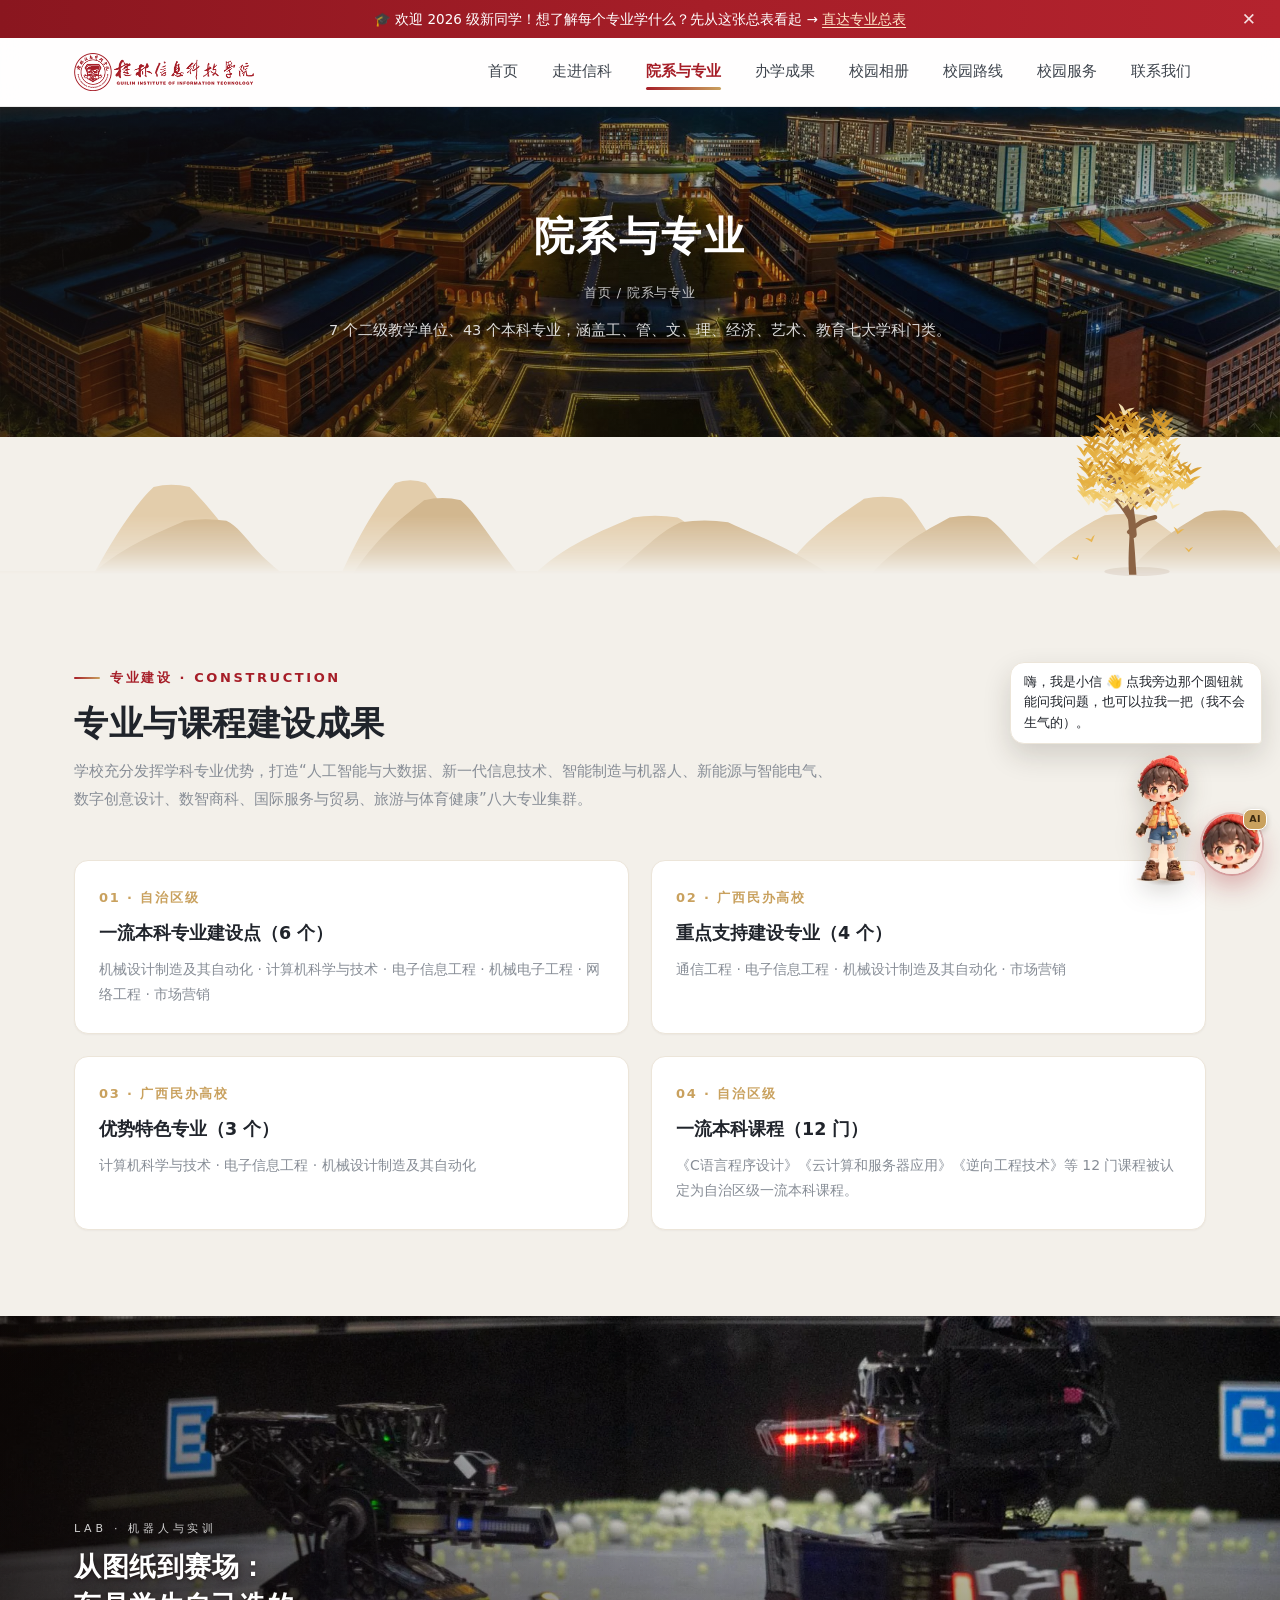
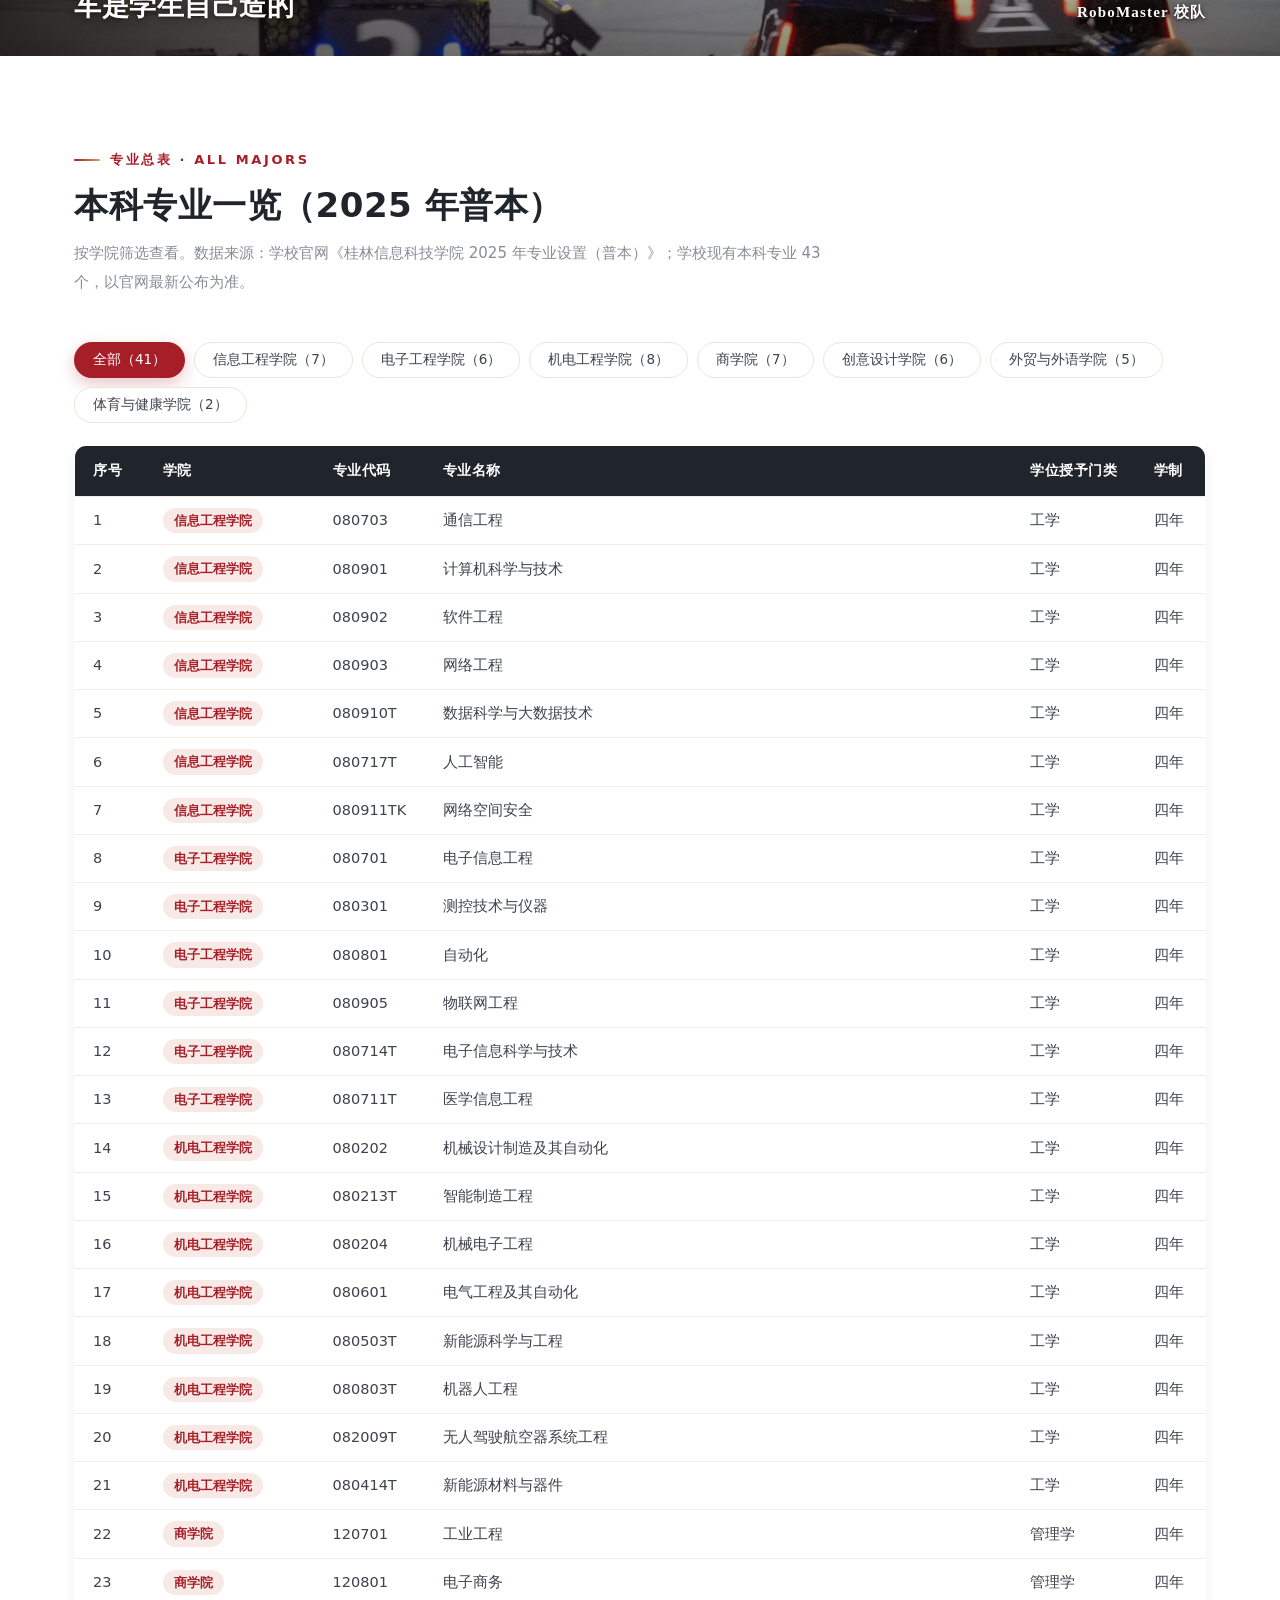
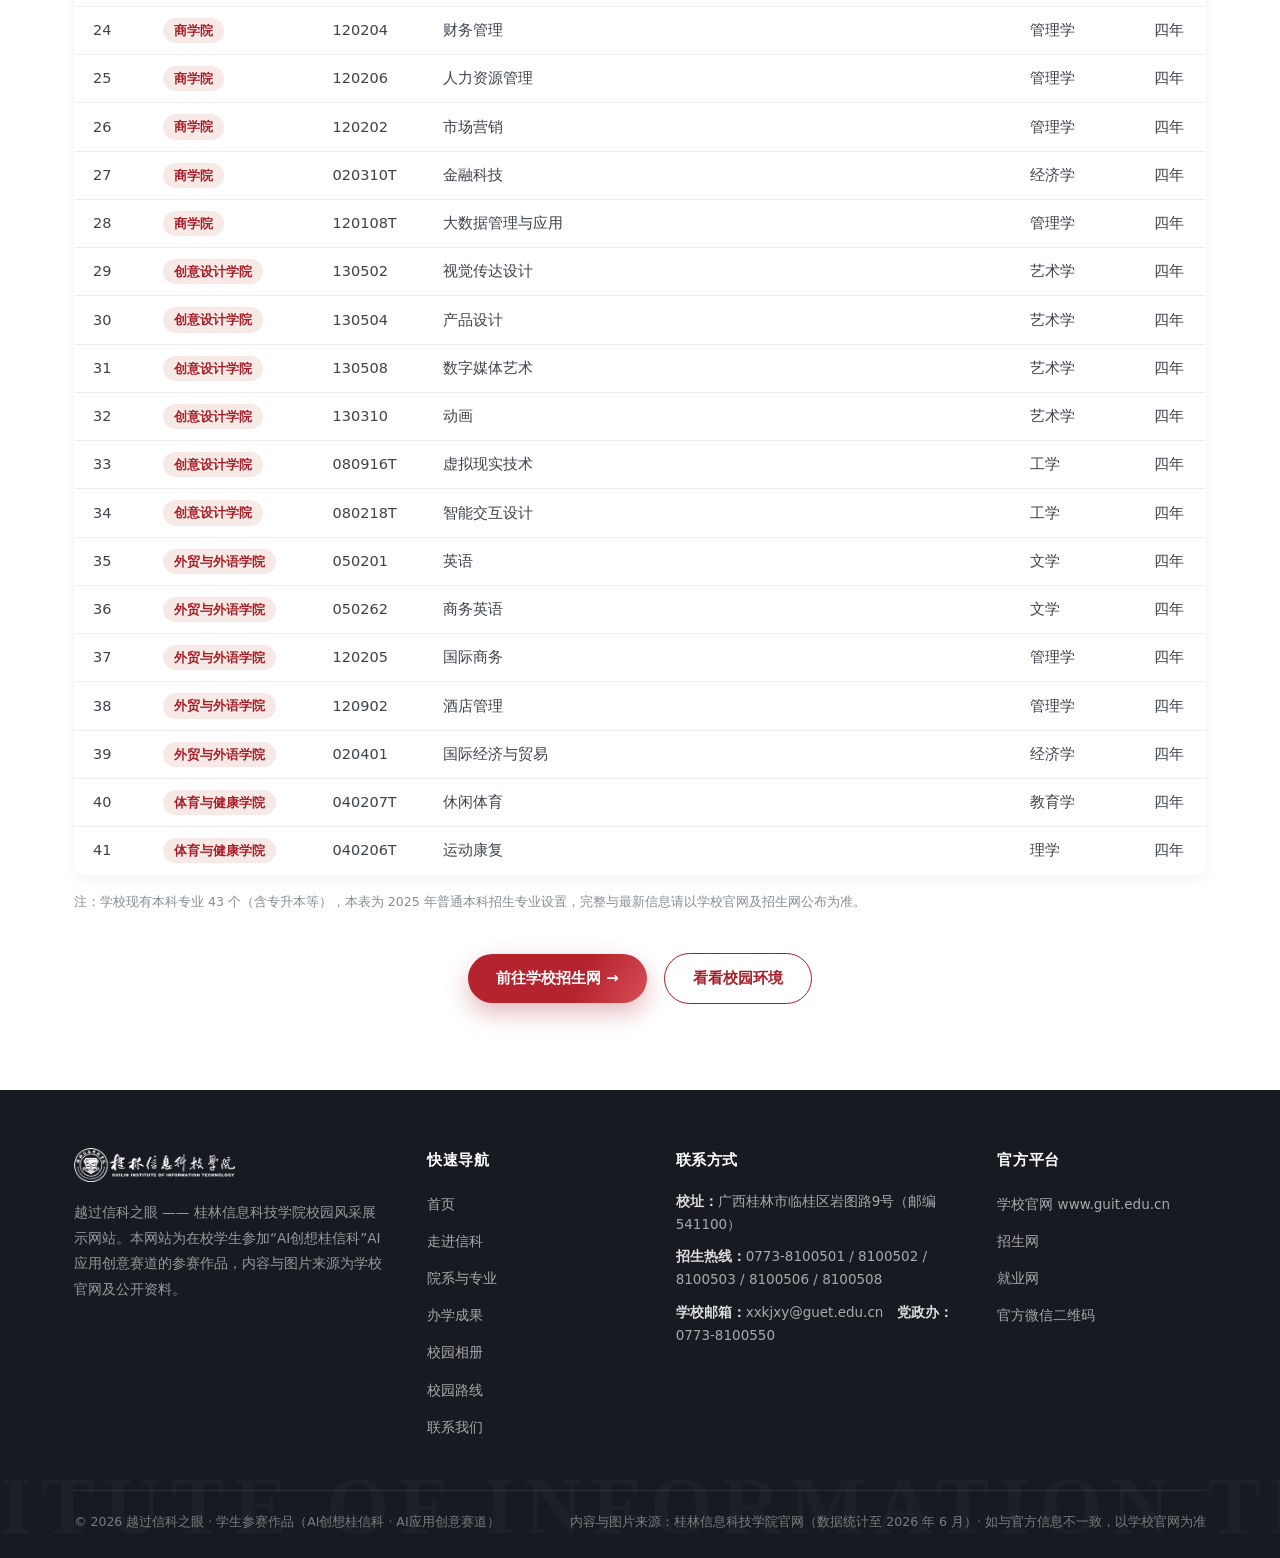
<file: majors.html>
<!DOCTYPE html>
<html lang="zh-CN">
<head>
<meta charset="UTF-8">
<meta name="viewport" content="width=device-width, initial-scale=1.0">
<title>院系与专业 | 越过信科之眼 · 桂林信息科技学院</title>
<meta name="description" content="桂林信息科技学院院系与专业：7个二级教学单位、43个本科专业一览，自治区级一流本科专业建设点与专业建设成果。">
<link rel="icon" href="assets/img/favicon.png">
<link rel="stylesheet" href="assets/css/style.css">
<link rel="stylesheet" href="assets/css/polish.css">
<link rel="stylesheet" href="assets/css/assistant.css">
<link rel="stylesheet" href="assets/css/mtn-bg.css">
</head>
<body class="pg-majors">

<div class="topbar" id="topbar">
  <div class="container">
    <span>🎓 欢迎 2026 级新同学！想了解每个专业学什么？先从这张总表看起 → <a href="#table">直达专业总表</a></span>
    <button class="tb-close" title="关闭" aria-label="关闭">✕</button>
  </div>
</div>

<header class="site-header">
  <div class="container nav">
    <a class="brand" href="index.html"><img src="assets/img/logo-red.png" alt="桂林信息科技学院"></a>
    <nav class="nav-menu">
      <a href="index.html">首页</a>
      <a href="about.html">走进信科</a>
      <a href="majors.html" class="active">院系与专业</a>
      <a href="honors.html">办学成果</a>
      <a href="campus.html">校园相册</a>
      <a href="route.html">校园路线</a>
      <a href="services.html">校园服务</a>
      <a href="contact.html">联系我们</a>
    </nav>
    <button class="nav-burger" aria-label="菜单">☰</button>
  </div>
</header>

<section class="page-hero">
  <img src="assets/img/banner-a.jpg" alt="桂林信息科技学院校园">
  <div class="container">
    <h1>院系与专业</h1>
    <div class="crumb"><a href="index.html">首页</a> / 院系与专业</div>
    <p class="p-sub">7 个二级教学单位、43 个本科专业，涵盖工、管、文、理、经济、艺术、教育七大学科门类。</p>
  </div>
</section>

<div class="mtn-top" aria-hidden="true">
  <span class="mtn-hills"></span>
  <span class="ginkgo g-sm"></span>
  <span class="ginkgo g-lg"></span>
</div>

<!-- 专业建设成果 -->
<section class="section">
  <div class="container">
    <div class="sec-head">
      <span class="eyebrow">专业建设 · CONSTRUCTION</span>
      <h2 class="sec-title">专业与课程建设成果</h2>
      <p class="sec-sub">学校充分发挥学科专业优势，打造“人工智能与大数据、新一代信息技术、智能制造与机器人、新能源与智能电气、数字创意设计、数智商科、国际服务与贸易、旅游与体育健康”八大专业集群。</p>
    </div>
    <div class="grid-2" style="gap:22px">
      <div class="card reveal"><div class="no">01 · 自治区级</div><h3>一流本科专业建设点（6 个）</h3><p>机械设计制造及其自动化 · 计算机科学与技术 · 电子信息工程 · 机械电子工程 · 网络工程 · 市场营销</p></div>
      <div class="card reveal" data-delay="60"><div class="no">02 · 广西民办高校</div><h3>重点支持建设专业（4 个）</h3><p>通信工程 · 电子信息工程 · 机械设计制造及其自动化 · 市场营销</p></div>
      <div class="card reveal" data-delay="120"><div class="no">03 · 广西民办高校</div><h3>优势特色专业（3 个）</h3><p>计算机科学与技术 · 电子信息工程 · 机械设计制造及其自动化</p></div>
      <div class="card reveal" data-delay="180"><div class="no">04 · 自治区级</div><h3>一流本科课程（12 门）</h3><p>《C语言程序设计》《云计算和服务器应用》《逆向工程技术》等 12 门课程被认定为自治区级一流本科课程。</p></div>
    </div>
  </div>
</section>
<section class="pg-band b-majors" aria-label="从图纸到赛场：车是学生自己造的">
  <div class="pg-in">
    <div class="container">
      <div><div class="pg-kicker">LAB · 机器人与实训</div><h2 class="pg-title">从图纸到赛场：<br>车是学生自己造的</h2></div>
      <div class="pg-note"><b>RoboMaster 校队</b></div>
    </div>
  </div>
</section>


<!-- 专业总表 -->
<section class="section white" id="table">
  <div class="container">
    <div class="sec-head">
      <span class="eyebrow">专业总表 · ALL MAJORS</span>
      <h2 class="sec-title">本科专业一览（2025 年普本）</h2>
      <p class="sec-sub">按学院筛选查看。数据来源：学校官网《桂林信息科技学院 2025 年专业设置（普本）》；学校现有本科专业 43 个，以官网最新公布为准。</p>
    </div>
    <div class="m-filter">
      <button type="button" class="active" data-cat="all">全部（41）</button>
      <button type="button" data-cat="信息工程学院">信息工程学院（7）</button>
      <button type="button" data-cat="电子工程学院">电子工程学院（6）</button>
      <button type="button" data-cat="机电工程学院">机电工程学院（8）</button>
      <button type="button" data-cat="商学院">商学院（7）</button>
      <button type="button" data-cat="创意设计学院">创意设计学院（6）</button>
      <button type="button" data-cat="外贸与外语学院">外贸与外语学院（5）</button>
      <button type="button" data-cat="体育与健康学院">体育与健康学院（2）</button>
    </div>
    <table class="m-table">
      <thead>
        <tr><th style="width:70px">序号</th><th style="width:170px">学院</th><th style="width:110px">专业代码</th><th>专业名称</th><th style="width:120px">学位授予门类</th><th style="width:70px">学制</th></tr>
      </thead>
      <tbody>
        <tr data-college="信息工程学院"><td>1</td><td><span class="cchip">信息工程学院</span></td><td class="code">080703</td><td>通信工程</td><td>工学</td><td>四年</td></tr>
        <tr data-college="信息工程学院"><td>2</td><td><span class="cchip">信息工程学院</span></td><td class="code">080901</td><td>计算机科学与技术</td><td>工学</td><td>四年</td></tr>
        <tr data-college="信息工程学院"><td>3</td><td><span class="cchip">信息工程学院</span></td><td class="code">080902</td><td>软件工程</td><td>工学</td><td>四年</td></tr>
        <tr data-college="信息工程学院"><td>4</td><td><span class="cchip">信息工程学院</span></td><td class="code">080903</td><td>网络工程</td><td>工学</td><td>四年</td></tr>
        <tr data-college="信息工程学院"><td>5</td><td><span class="cchip">信息工程学院</span></td><td class="code">080910T</td><td>数据科学与大数据技术</td><td>工学</td><td>四年</td></tr>
        <tr data-college="信息工程学院"><td>6</td><td><span class="cchip">信息工程学院</span></td><td class="code">080717T</td><td>人工智能</td><td>工学</td><td>四年</td></tr>
        <tr data-college="信息工程学院"><td>7</td><td><span class="cchip">信息工程学院</span></td><td class="code">080911TK</td><td>网络空间安全</td><td>工学</td><td>四年</td></tr>
        <tr data-college="电子工程学院"><td>8</td><td><span class="cchip">电子工程学院</span></td><td class="code">080701</td><td>电子信息工程</td><td>工学</td><td>四年</td></tr>
        <tr data-college="电子工程学院"><td>9</td><td><span class="cchip">电子工程学院</span></td><td class="code">080301</td><td>测控技术与仪器</td><td>工学</td><td>四年</td></tr>
        <tr data-college="电子工程学院"><td>10</td><td><span class="cchip">电子工程学院</span></td><td class="code">080801</td><td>自动化</td><td>工学</td><td>四年</td></tr>
        <tr data-college="电子工程学院"><td>11</td><td><span class="cchip">电子工程学院</span></td><td class="code">080905</td><td>物联网工程</td><td>工学</td><td>四年</td></tr>
        <tr data-college="电子工程学院"><td>12</td><td><span class="cchip">电子工程学院</span></td><td class="code">080714T</td><td>电子信息科学与技术</td><td>工学</td><td>四年</td></tr>
        <tr data-college="电子工程学院"><td>13</td><td><span class="cchip">电子工程学院</span></td><td class="code">080711T</td><td>医学信息工程</td><td>工学</td><td>四年</td></tr>
        <tr data-college="机电工程学院"><td>14</td><td><span class="cchip">机电工程学院</span></td><td class="code">080202</td><td>机械设计制造及其自动化</td><td>工学</td><td>四年</td></tr>
        <tr data-college="机电工程学院"><td>15</td><td><span class="cchip">机电工程学院</span></td><td class="code">080213T</td><td>智能制造工程</td><td>工学</td><td>四年</td></tr>
        <tr data-college="机电工程学院"><td>16</td><td><span class="cchip">机电工程学院</span></td><td class="code">080204</td><td>机械电子工程</td><td>工学</td><td>四年</td></tr>
        <tr data-college="机电工程学院"><td>17</td><td><span class="cchip">机电工程学院</span></td><td class="code">080601</td><td>电气工程及其自动化</td><td>工学</td><td>四年</td></tr>
        <tr data-college="机电工程学院"><td>18</td><td><span class="cchip">机电工程学院</span></td><td class="code">080503T</td><td>新能源科学与工程</td><td>工学</td><td>四年</td></tr>
        <tr data-college="机电工程学院"><td>19</td><td><span class="cchip">机电工程学院</span></td><td class="code">080803T</td><td>机器人工程</td><td>工学</td><td>四年</td></tr>
        <tr data-college="机电工程学院"><td>20</td><td><span class="cchip">机电工程学院</span></td><td class="code">082009T</td><td>无人驾驶航空器系统工程</td><td>工学</td><td>四年</td></tr>
        <tr data-college="机电工程学院"><td>21</td><td><span class="cchip">机电工程学院</span></td><td class="code">080414T</td><td>新能源材料与器件</td><td>工学</td><td>四年</td></tr>
        <tr data-college="商学院"><td>22</td><td><span class="cchip">商学院</span></td><td class="code">120701</td><td>工业工程</td><td>管理学</td><td>四年</td></tr>
        <tr data-college="商学院"><td>23</td><td><span class="cchip">商学院</span></td><td class="code">120801</td><td>电子商务</td><td>管理学</td><td>四年</td></tr>
        <tr data-college="商学院"><td>24</td><td><span class="cchip">商学院</span></td><td class="code">120204</td><td>财务管理</td><td>管理学</td><td>四年</td></tr>
        <tr data-college="商学院"><td>25</td><td><span class="cchip">商学院</span></td><td class="code">120206</td><td>人力资源管理</td><td>管理学</td><td>四年</td></tr>
        <tr data-college="商学院"><td>26</td><td><span class="cchip">商学院</span></td><td class="code">120202</td><td>市场营销</td><td>管理学</td><td>四年</td></tr>
        <tr data-college="商学院"><td>27</td><td><span class="cchip">商学院</span></td><td class="code">020310T</td><td>金融科技</td><td>经济学</td><td>四年</td></tr>
        <tr data-college="商学院"><td>28</td><td><span class="cchip">商学院</span></td><td class="code">120108T</td><td>大数据管理与应用</td><td>管理学</td><td>四年</td></tr>
        <tr data-college="创意设计学院"><td>29</td><td><span class="cchip">创意设计学院</span></td><td class="code">130502</td><td>视觉传达设计</td><td>艺术学</td><td>四年</td></tr>
        <tr data-college="创意设计学院"><td>30</td><td><span class="cchip">创意设计学院</span></td><td class="code">130504</td><td>产品设计</td><td>艺术学</td><td>四年</td></tr>
        <tr data-college="创意设计学院"><td>31</td><td><span class="cchip">创意设计学院</span></td><td class="code">130508</td><td>数字媒体艺术</td><td>艺术学</td><td>四年</td></tr>
        <tr data-college="创意设计学院"><td>32</td><td><span class="cchip">创意设计学院</span></td><td class="code">130310</td><td>动画</td><td>艺术学</td><td>四年</td></tr>
        <tr data-college="创意设计学院"><td>33</td><td><span class="cchip">创意设计学院</span></td><td class="code">080916T</td><td>虚拟现实技术</td><td>工学</td><td>四年</td></tr>
        <tr data-college="创意设计学院"><td>34</td><td><span class="cchip">创意设计学院</span></td><td class="code">080218T</td><td>智能交互设计</td><td>工学</td><td>四年</td></tr>
        <tr data-college="外贸与外语学院"><td>35</td><td><span class="cchip">外贸与外语学院</span></td><td class="code">050201</td><td>英语</td><td>文学</td><td>四年</td></tr>
        <tr data-college="外贸与外语学院"><td>36</td><td><span class="cchip">外贸与外语学院</span></td><td class="code">050262</td><td>商务英语</td><td>文学</td><td>四年</td></tr>
        <tr data-college="外贸与外语学院"><td>37</td><td><span class="cchip">外贸与外语学院</span></td><td class="code">120205</td><td>国际商务</td><td>管理学</td><td>四年</td></tr>
        <tr data-college="外贸与外语学院"><td>38</td><td><span class="cchip">外贸与外语学院</span></td><td class="code">120902</td><td>酒店管理</td><td>管理学</td><td>四年</td></tr>
        <tr data-college="外贸与外语学院"><td>39</td><td><span class="cchip">外贸与外语学院</span></td><td class="code">020401</td><td>国际经济与贸易</td><td>经济学</td><td>四年</td></tr>
        <tr data-college="体育与健康学院"><td>40</td><td><span class="cchip">体育与健康学院</span></td><td class="code">040207T</td><td>休闲体育</td><td>教育学</td><td>四年</td></tr>
        <tr data-college="体育与健康学院"><td>41</td><td><span class="cchip">体育与健康学院</span></td><td class="code">040206T</td><td>运动康复</td><td>理学</td><td>四年</td></tr>
      </tbody>
    </table>
    <div class="news-note">注：学校现有本科专业 43 个（含专升本等），本表为 2025 年普通本科招生专业设置，完整与最新信息请以学校官网及招生网公布为准。</div>
    <div class="sec-more">
      <a class="btn btn-red" href="https://www.guit.edu.cn/zs/" target="_blank" rel="noopener">前往学校招生网 →</a>
      <a class="btn btn-line" href="campus.html" style="margin-left:12px">看看校园环境</a>
    </div>
  </div>
</section>

<footer class="footer">
  <div class="container">
    <div class="f-grid">
      <div class="f-brand">
        <img src="assets/img/logo-white.png" alt="桂林信息科技学院">
        <p>越过信科之眼 —— 桂林信息科技学院校园风采展示网站。本网站为在校学生参加“AI创想桂信科”AI应用创意赛道的参赛作品，内容与图片来源为学校官网及公开资料。</p>
      </div>
      <div>
        <div class="f-title">快速导航</div>
        <ul class="f-links">
          <li><a href="index.html">首页</a></li>
          <li><a href="about.html">走进信科</a></li>
          <li><a href="majors.html">院系与专业</a></li>
          <li><a href="honors.html">办学成果</a></li>
          <li><a href="campus.html">校园相册</a></li>
          <li><a href="route.html">校园路线</a></li>
          <li><a href="contact.html">联系我们</a></li>
        </ul>
      </div>
      <div>
        <div class="f-title">联系方式</div>
        <ul class="f-contact">
          <li><b>校址：</b>广西桂林市临桂区岩图路9号（邮编 541100）</li>
          <li><b>招生热线：</b>0773-8100501 / 8100502 / 8100503 / 8100506 / 8100508</li>
          <li><b>学校邮箱：</b>xxkjxy@guet.edu.cn　<b>党政办：</b>0773-8100550</li>
        </ul>
      </div>
      <div>
        <div class="f-title">官方平台</div>
        <ul class="f-links">
          <li><a href="https://www.guit.edu.cn/" target="_blank" rel="noopener">学校官网 www.guit.edu.cn</a></li>
          <li><a href="https://www.guit.edu.cn/zs/" target="_blank" rel="noopener">招生网</a></li>
          <li><a href="https://www.guit.edu.cn/xjy/" target="_blank" rel="noopener">就业网</a></li>
          <li><a href="contact.html">官方微信二维码</a></li>
        </ul>
      </div>
    </div>
    <div class="f-bottom">
      <span>© <span class="js-year">2026</span> 越过信科之眼 · 学生参赛作品（AI创想桂信科 · AI应用创意赛道）</span>
      <span>内容与图片来源：桂林信息科技学院官网（数据统计至 2026 年 6 月）· 如与官方信息不一致，以学校官网为准</span>
    </div>
  </div>
</footer>

<button class="backtop" aria-label="返回顶部">↑</button>
<script src="assets/js/main.js"></script>
<script src="assets/js/route.js"></script>
<script src="assets/js/assistant.js"></script>
</body>
</html>
</file>
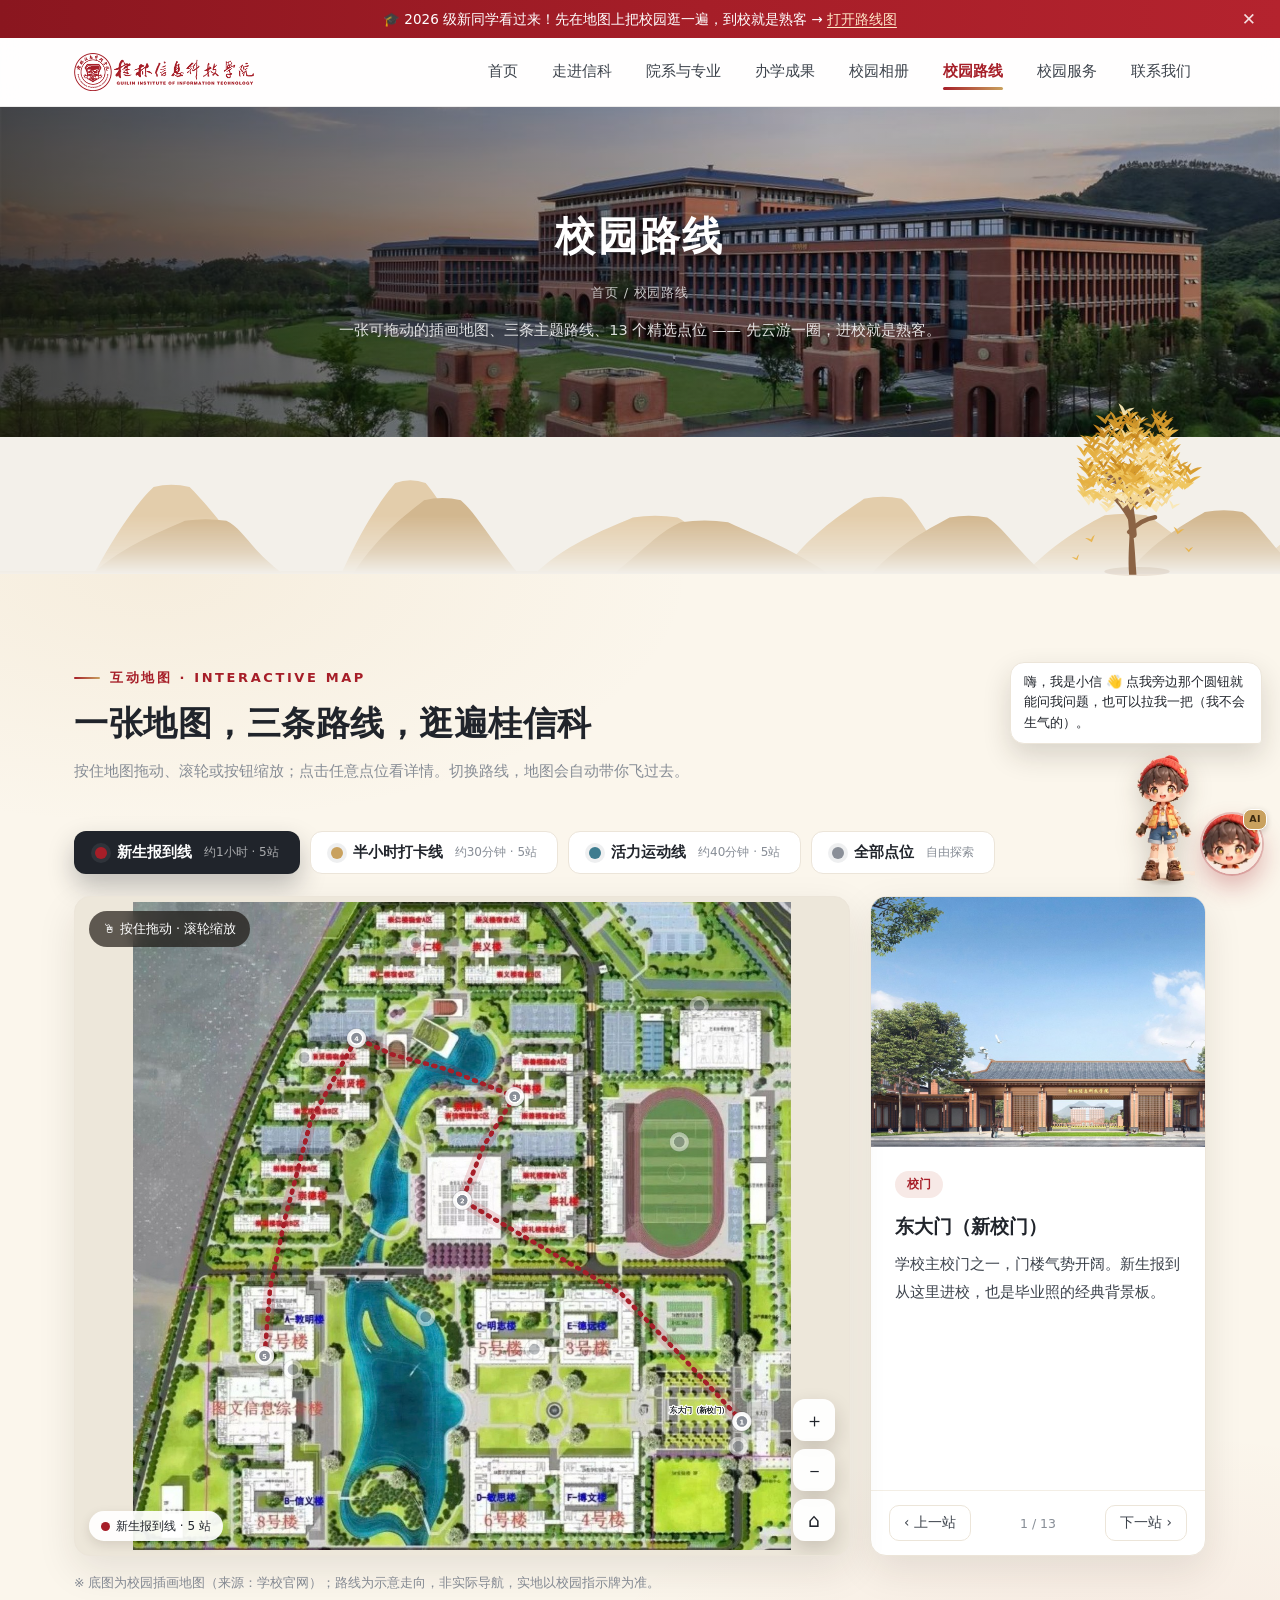
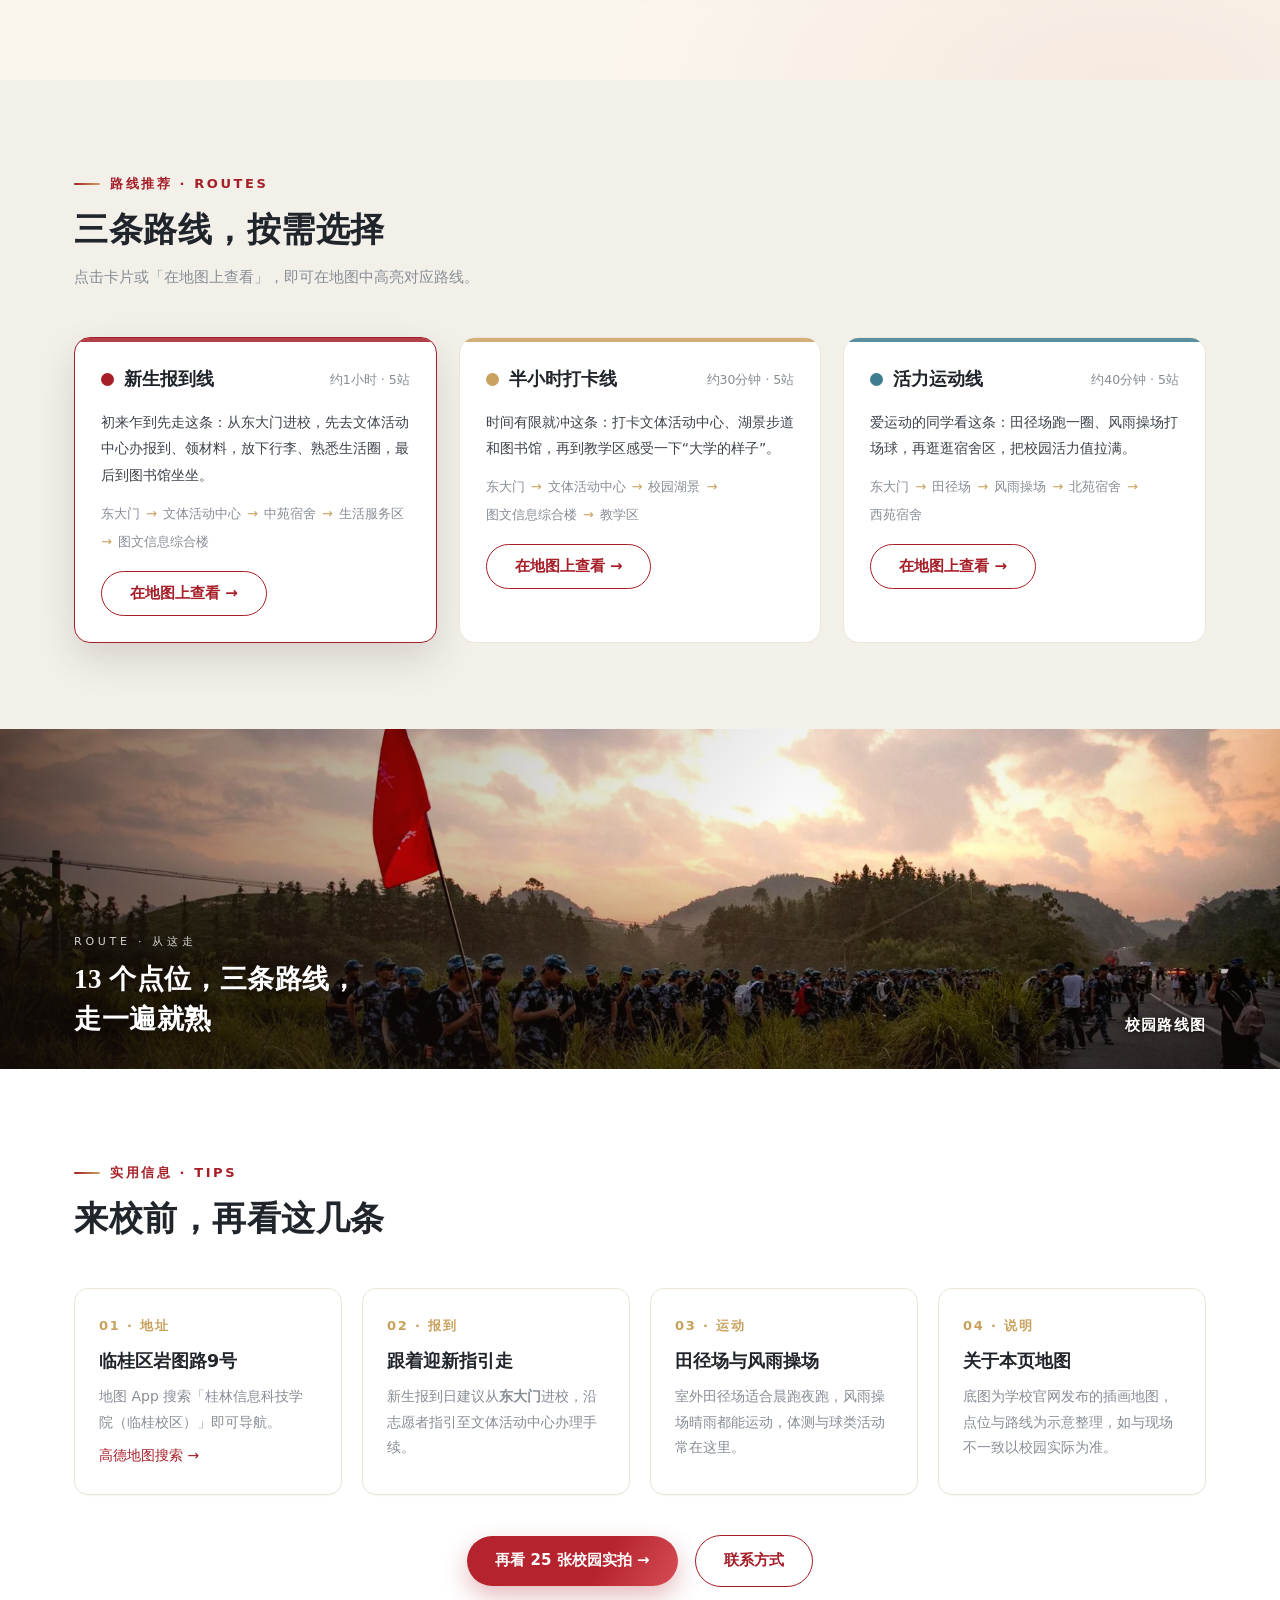
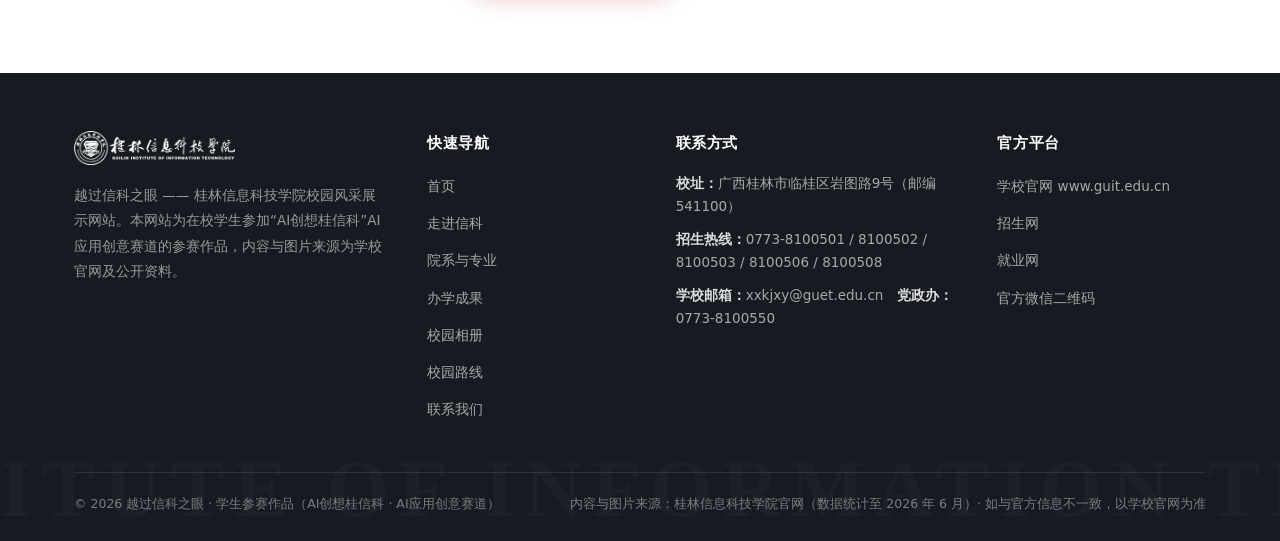
<file: route.html>
<!DOCTYPE html>
<html lang="zh-CN">
<head>
<meta charset="UTF-8">
<meta name="viewport" content="width=device-width, initial-scale=1.0">
<title>校园路线 | 越过信科之眼 · 桂林信息科技学院</title>
<meta name="description" content="桂林信息科技学院互动校园路线图：可拖动的插画地图、三条主题路线、13个精选点位，带你逛遍桂信科。">
<link rel="icon" href="assets/img/favicon.png">
<link rel="preload" as="image" href="assets/img/map/campus-map.jpg">
<link rel="preload" as="image" href="assets/img/map/stop-gate.jpg">
<link rel="stylesheet" href="assets/css/style.css">
<link rel="stylesheet" href="assets/css/polish.css">
<link rel="stylesheet" href="assets/css/assistant.css">
<link rel="stylesheet" href="assets/css/mtn-bg.css">
</head>
<body class="pg-route">

<div class="topbar" id="topbar">
  <div class="container">
    <span>🎓 2026 级新同学看过来！先在地图上把校园逛一遍，到校就是熟客 → <a href="#map">打开路线图</a></span>
    <button class="tb-close" title="关闭" aria-label="关闭">✕</button>
  </div>
</div>

<header class="site-header">
  <div class="container nav">
    <a class="brand" href="index.html"><img src="assets/img/logo-red.png" alt="桂林信息科技学院"></a>
    <nav class="nav-menu">
      <a href="index.html">首页</a>
      <a href="about.html">走进信科</a>
      <a href="majors.html">院系与专业</a>
      <a href="honors.html">办学成果</a>
      <a href="campus.html">校园相册</a>
      <a href="route.html" class="active">校园路线</a>
      <a href="services.html">校园服务</a>
      <a href="contact.html">联系我们</a>
    </nav>
    <button class="nav-burger" aria-label="菜单">☰</button>
  </div>
</header>

<section class="page-hero">
  <img src="assets/img/gallery/fg-5.jpg" alt="桂林信息科技学院校园航拍">
  <div class="container">
    <h1>校园路线</h1>
    <div class="crumb"><a href="index.html">首页</a> / 校园路线</div>
    <p class="p-sub">一张可拖动的插画地图、三条主题路线、13 个精选点位 —— 先云游一圈，进校就是熟客。</p>
  </div>
</section>

<div class="mtn-top" aria-hidden="true">
  <span class="mtn-hills"></span>
  <span class="ginkgo g-sm"></span>
  <span class="ginkgo g-lg"></span>
</div>

<!-- 地图主区 -->
<section class="section tint" id="map">
  <div class="container">
    <div class="sec-head">
      <span class="eyebrow">互动地图 · INTERACTIVE MAP</span>
      <h2 class="sec-title">一张地图，三条路线，逛遍桂信科</h2>
      <p class="sec-sub">按住地图拖动、滚轮或按钮缩放；点击任意点位看详情。切换路线，地图会自动带你飞过去。</p>
    </div>

    <div class="route-tabs" id="routeTabs">
      <button type="button" class="route-tab active" data-route="a"><i style="--rc:#A61E28"></i>新生报到线<small>约1小时 · 5站</small></button>
      <button type="button" class="route-tab" data-route="b"><i style="--rc:#C9A15E"></i>半小时打卡线<small>约30分钟 · 5站</small></button>
      <button type="button" class="route-tab" data-route="c"><i style="--rc:#3E7C8F"></i>活力运动线<small>约40分钟 · 5站</small></button>
      <button type="button" class="route-tab" data-route="all"><i style="--rc:#8A8F98"></i>全部点位<small>自由探索</small></button>
    </div>

    <div class="map-wrap">
      <div class="map-viewport" id="mapViewport">
        <div class="map-stage" id="mapStage">
          <img src="assets/img/map/campus-map.jpg" alt="桂林信息科技学院校园插画地图（来源：学校官网）" draggable="false">
          <svg class="map-svg" id="mapSvg" viewBox="0 0 1295 1275" xmlns="http://www.w3.org/2000/svg"></svg>
        </div>
        <div class="map-hint">🖱 按住拖动 · 滚轮缩放</div>
        <div class="map-zoombar">
          <button type="button" data-z="in" aria-label="放大">＋</button>
          <button type="button" data-z="out" aria-label="缩小">－</button>
          <button type="button" data-z="reset" aria-label="复位">⌂</button>
        </div>
        <div class="map-legend" id="mapLegend"></div>
      </div>
      <aside class="stop-panel">
        <div class="stop-ph" id="stopPh"><span>信</span></div>
        <div class="stop-body">
          <span class="stop-tag" id="stopTag">校门</span>
          <h3 id="stopName">东大门（新校门）</h3>
          <p id="stopDesc">加载中…</p>
        </div>
        <div class="stop-nav">
          <button type="button" id="stopPrev">‹ 上一站</button>
          <span id="stopIdx">1 / 13</span>
          <button type="button" id="stopNext">下一站 ›</button>
        </div>
      </aside>
    </div>
    <p class="map-note">※ 底图为校园插画地图（来源：学校官网）；路线为示意走向，非实际导航，实地以校园指示牌为准。</p>
  </div>
</section>

<!-- 三条路线 -->
<section class="section">
  <div class="container">
    <div class="sec-head">
      <span class="eyebrow">路线推荐 · ROUTES</span>
      <h2 class="sec-title">三条路线，按需选择</h2>
      <p class="sec-sub">点击卡片或「在地图上查看」，即可在地图中高亮对应路线。</p>
    </div>
    <div class="grid-3">
      <article class="route-card" data-route="a">
        <div class="rc-head"><span class="rc-dot" style="--rc:#A61E28"></span><h3>新生报到线</h3><span class="rc-time">约1小时 · 5站</span></div>
        <p>初来乍到先走这条：从东大门进校，先去文体活动中心办报到、领材料，放下行李、熟悉生活圈，最后到图书馆坐坐。</p>
        <div class="rc-stops"><span>东大门</span><b>→</b><span>文体活动中心</span><b>→</b><span>中苑宿舍</span><b>→</b><span>生活服务区</span><b>→</b><span>图文信息综合楼</span></div>
        <button type="button" class="btn btn-line rc-go" data-route="a">在地图上查看 →</button>
      </article>
      <article class="route-card" data-route="b">
        <div class="rc-head"><span class="rc-dot" style="--rc:#C9A15E"></span><h3>半小时打卡线</h3><span class="rc-time">约30分钟 · 5站</span></div>
        <p>时间有限就冲这条：打卡文体活动中心、湖景步道和图书馆，再到教学区感受一下“大学的样子”。</p>
        <div class="rc-stops"><span>东大门</span><b>→</b><span>文体活动中心</span><b>→</b><span>校园湖景</span><b>→</b><span>图文信息综合楼</span><b>→</b><span>教学区</span></div>
        <button type="button" class="btn btn-line rc-go" data-route="b">在地图上查看 →</button>
      </article>
      <article class="route-card" data-route="c">
        <div class="rc-head"><span class="rc-dot" style="--rc:#3E7C8F"></span><h3>活力运动线</h3><span class="rc-time">约40分钟 · 5站</span></div>
        <p>爱运动的同学看这条：田径场跑一圈、风雨操场打场球，再逛逛宿舍区，把校园活力值拉满。</p>
        <div class="rc-stops"><span>东大门</span><b>→</b><span>田径场</span><b>→</b><span>风雨操场</span><b>→</b><span>北苑宿舍</span><b>→</b><span>西苑宿舍</span></div>
        <button type="button" class="btn btn-line rc-go" data-route="c">在地图上查看 →</button>
      </article>
    </div>
  </div>
</section>
<section class="pg-band b-route" aria-label="13 个点位，三条路线，走一遍就熟">
  <div class="pg-in">
    <div class="container">
      <div><div class="pg-kicker">ROUTE · 从这走</div><h2 class="pg-title">13 个点位，三条路线，<br>走一遍就熟</h2></div>
      <div class="pg-note"><b>校园路线图</b></div>
    </div>
  </div>
</section>


<!-- 实用信息 -->
<section class="section white">
  <div class="container">
    <div class="sec-head">
      <span class="eyebrow">实用信息 · TIPS</span>
      <h2 class="sec-title">来校前，再看这几条</h2>
    </div>
    <div class="grid-4">
      <div class="card"><div class="no">01 · 地址</div><h3>临桂区岩图路9号</h3><p>地图 App 搜索「桂林信息科技学院（临桂校区）」即可导航。</p><p style="margin-top:8px"><a href="https://www.amap.com/search?query=%E6%A1%82%E6%9E%97%E4%BF%A1%E6%81%AF%E7%A7%91%E6%8A%80%E5%AD%A6%E9%99%A2" target="_blank" rel="noopener" style="color:var(--red)">高德地图搜索 →</a></p></div>
      <div class="card"><div class="no">02 · 报到</div><h3>跟着迎新指引走</h3><p>新生报到日建议从<b>东大门</b>进校，沿志愿者指引至文体活动中心办理手续。</p></div>
      <div class="card"><div class="no">03 · 运动</div><h3>田径场与风雨操场</h3><p>室外田径场适合晨跑夜跑，风雨操场晴雨都能运动，体测与球类活动常在这里。</p></div>
      <div class="card"><div class="no">04 · 说明</div><h3>关于本页地图</h3><p>底图为学校官网发布的插画地图，点位与路线为示意整理，如与现场不一致以校园实际为准。</p></div>
    </div>
    <div class="sec-more">
      <a class="btn btn-red" href="campus.html">再看 25 张校园实拍 →</a>
      <a class="btn btn-line" href="contact.html" style="margin-left:12px">联系方式</a>
    </div>
  </div>
</section>

<footer class="footer">
  <div class="container">
    <div class="f-grid">
      <div class="f-brand">
        <img src="assets/img/logo-white.png" alt="桂林信息科技学院">
        <p>越过信科之眼 —— 桂林信息科技学院校园风采展示网站。本网站为在校学生参加“AI创想桂信科”AI应用创意赛道的参赛作品，内容与图片来源为学校官网及公开资料。</p>
      </div>
      <div>
        <div class="f-title">快速导航</div>
        <ul class="f-links">
          <li><a href="index.html">首页</a></li>
          <li><a href="about.html">走进信科</a></li>
          <li><a href="majors.html">院系与专业</a></li>
          <li><a href="honors.html">办学成果</a></li>
          <li><a href="campus.html">校园相册</a></li>
          <li><a href="route.html">校园路线</a></li>
          <li><a href="contact.html">联系我们</a></li>
        </ul>
      </div>
      <div>
        <div class="f-title">联系方式</div>
        <ul class="f-contact">
          <li><b>校址：</b>广西桂林市临桂区岩图路9号（邮编 541100）</li>
          <li><b>招生热线：</b>0773-8100501 / 8100502 / 8100503 / 8100506 / 8100508</li>
          <li><b>学校邮箱：</b>xxkjxy@guet.edu.cn　<b>党政办：</b>0773-8100550</li>
        </ul>
      </div>
      <div>
        <div class="f-title">官方平台</div>
        <ul class="f-links">
          <li><a href="https://www.guit.edu.cn/" target="_blank" rel="noopener">学校官网 www.guit.edu.cn</a></li>
          <li><a href="https://www.guit.edu.cn/zs/" target="_blank" rel="noopener">招生网</a></li>
          <li><a href="https://www.guit.edu.cn/xjy/" target="_blank" rel="noopener">就业网</a></li>
          <li><a href="contact.html">官方微信二维码</a></li>
        </ul>
      </div>
    </div>
    <div class="f-bottom">
      <span>© <span class="js-year">2026</span> 越过信科之眼 · 学生参赛作品（AI创想桂信科 · AI应用创意赛道）</span>
      <span>内容与图片来源：桂林信息科技学院官网（数据统计至 2026 年 6 月）· 如与官方信息不一致，以学校官网为准</span>
    </div>
  </div>
</footer>

<button class="backtop" aria-label="返回顶部">↑</button>
<script src="assets/js/main.js"></script>
<script src="assets/js/route.js"></script>
<script src="assets/js/assistant.js"></script>
</body>
</html>
</file>
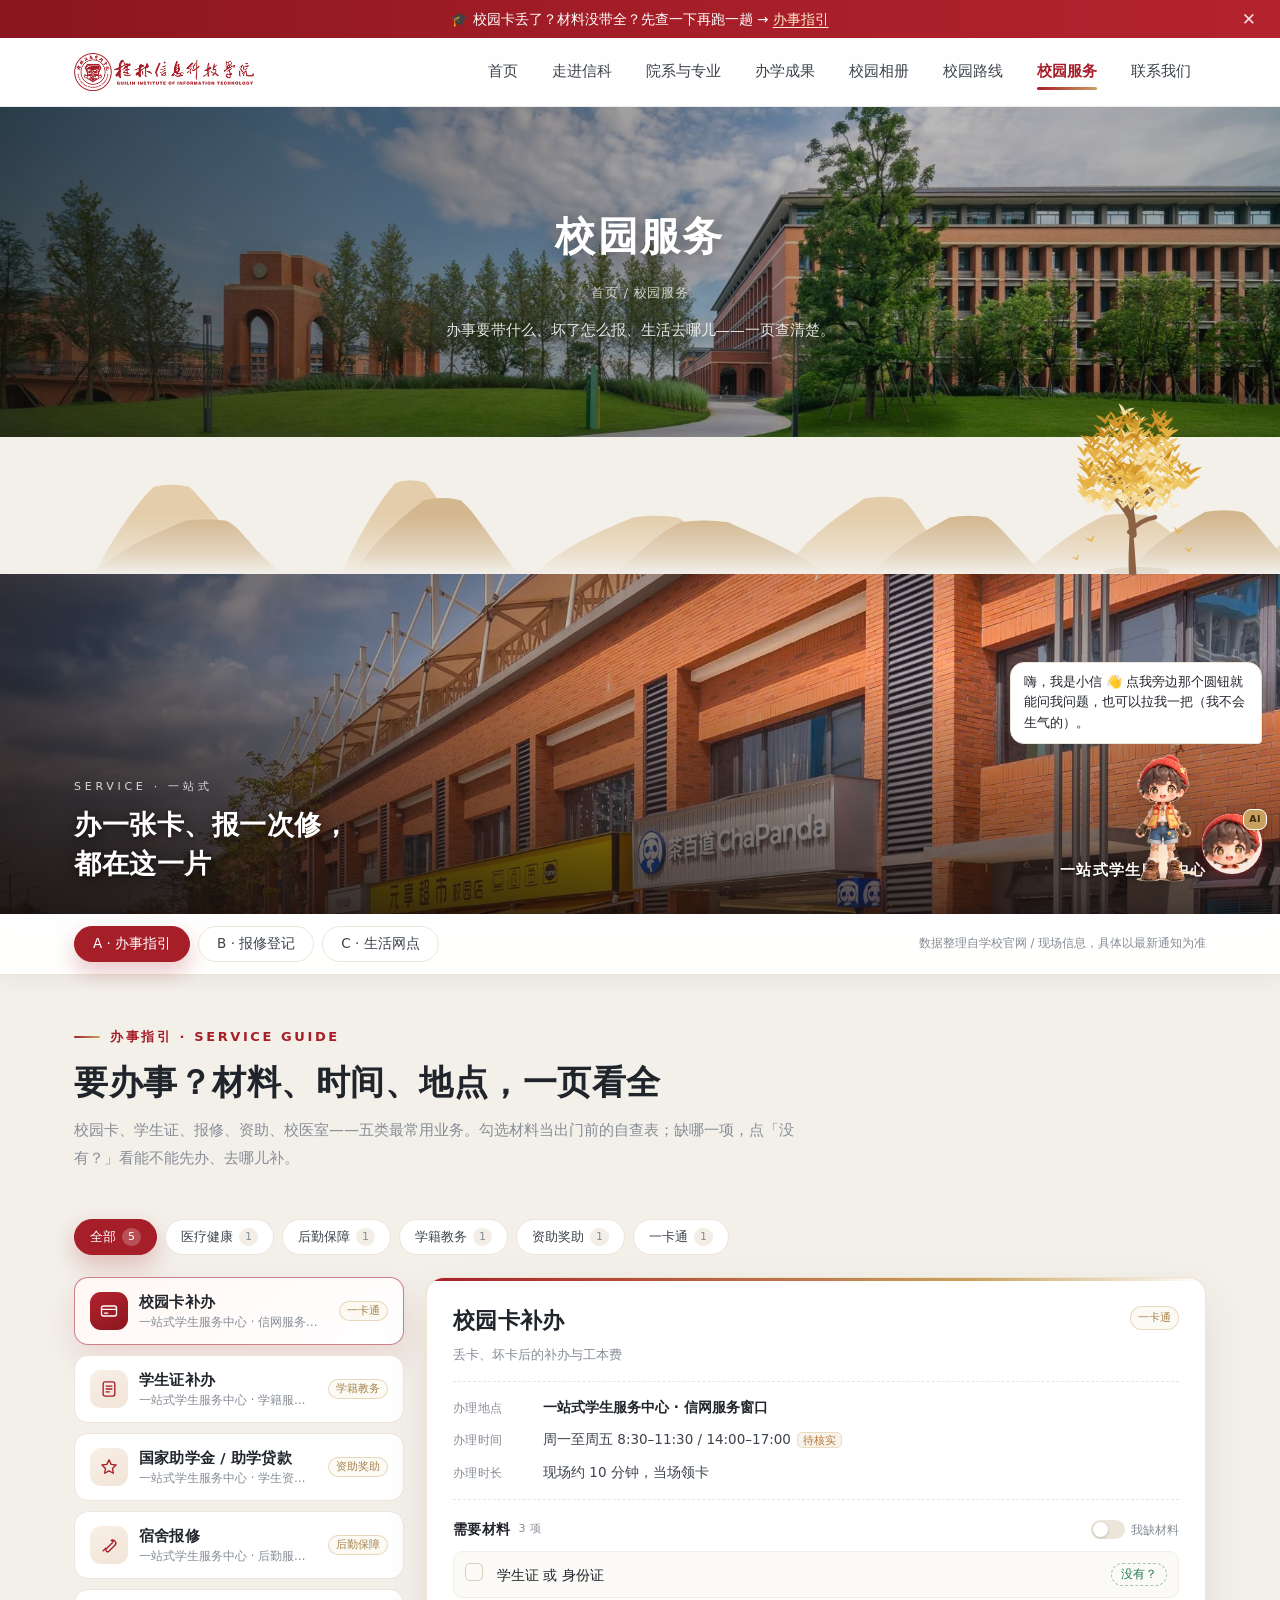
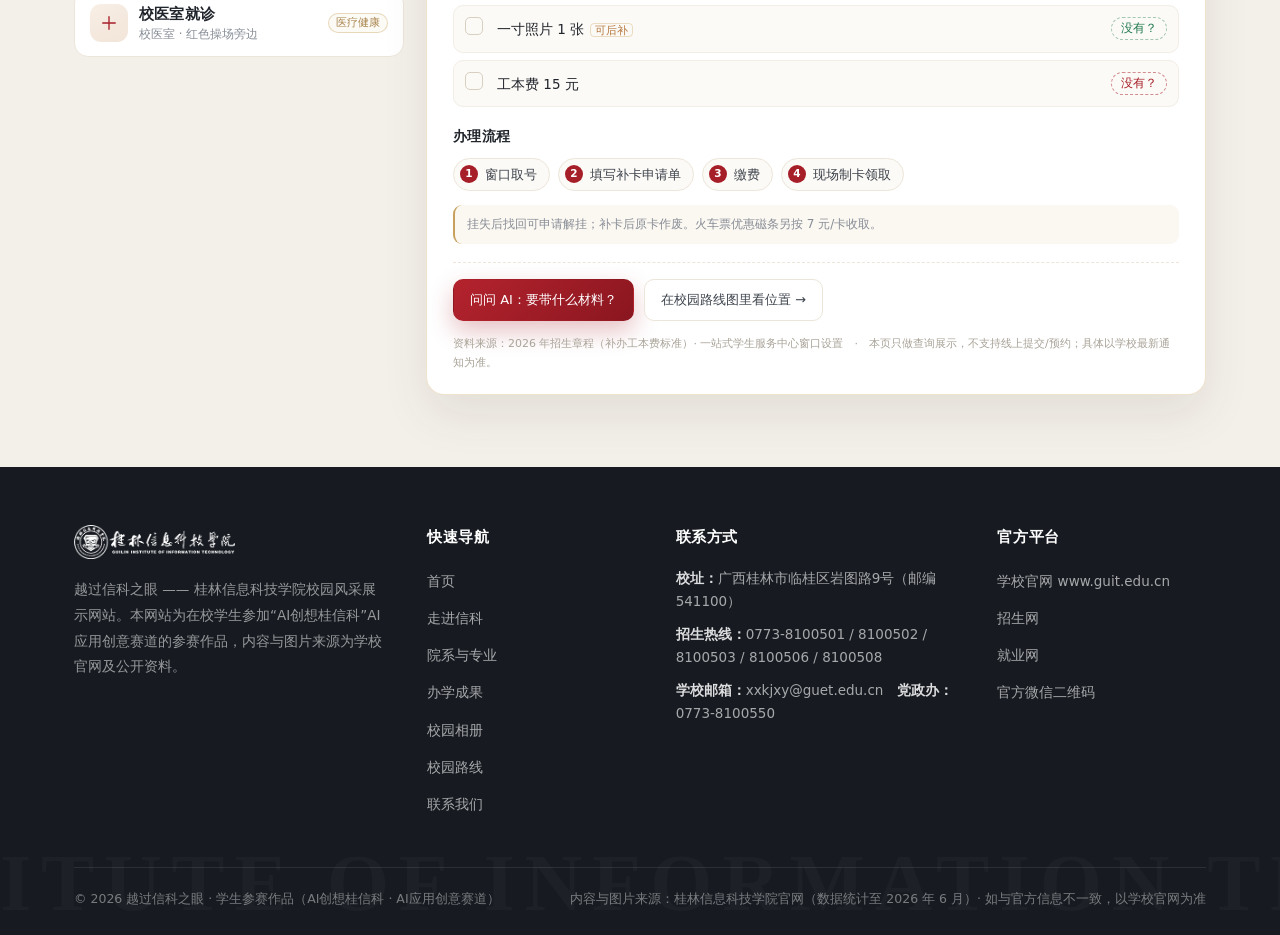
<file: services.html>
<!DOCTYPE html>
<html lang="zh-CN">
<head>
<meta charset="UTF-8">
<meta name="viewport" content="width=device-width, initial-scale=1.0">
<title>校园服务 | 越过信科之眼 · 桂林信息科技学院</title>
<meta name="description" content="桂信科校园服务：办事指引（材料/时间/地点）、报修登记与进度看板、生活服务网点与常用电话。">
<link rel="icon" href="assets/img/favicon.png">
<link rel="stylesheet" href="assets/css/style.css">
<link rel="stylesheet" href="assets/css/polish.css">
<link rel="stylesheet" href="assets/css/assistant.css">
<link rel="stylesheet" href="assets/css/mtn-bg.css">
<link rel="stylesheet" href="assets/css/services.css">
<link rel="stylesheet" href="assets/css/repair.css">
<link rel="stylesheet" href="assets/css/services-page.css">
</head>
<body class="pg-services">

<div class="topbar" id="topbar">
  <div class="container">
    <span>🎓 校园卡丢了？材料没带全？先查一下再跑一趟 → <a href="#tab-a">办事指引</a></span>
    <button class="tb-close" title="关闭" aria-label="关闭">✕</button>
  </div>
</div>

<header class="site-header">
  <div class="container nav">
    <a class="brand" href="index.html"><img src="assets/img/logo-red.png" alt="桂林信息科技学院"></a>
    <nav class="nav-menu">
      <a href="index.html">首页</a>
      <a href="about.html">走进信科</a>
      <a href="majors.html">院系与专业</a>
      <a href="honors.html">办学成果</a>
      <a href="campus.html">校园相册</a>
      <a href="route.html">校园路线</a>
      <a href="services.html" class="active">校园服务</a>
      <a href="contact.html">联系我们</a>
    </nav>
    <button class="nav-burger" aria-label="菜单">☰</button>
  </div>
</header>

<section class="page-hero">
  <img src="assets/img/banner-b.jpg" alt="桂林信息科技学院校园">
  <div class="container">
    <h1>校园服务</h1>
    <div class="crumb"><a href="index.html">首页</a> / 校园服务</div>
    <p class="p-sub">办事要带什么、坏了怎么报、生活去哪儿——一页查清楚。</p>
  </div>
</section>

<div class="mtn-top" aria-hidden="true">
  <span class="mtn-hills"></span>
  <span class="ginkgo g-sm"></span>
  <span class="ginkgo g-lg"></span>
</div>

<section class="pg-band bright b-services" aria-label="办一张卡、报一次修，都在这一片">
  <div class="pg-in">
    <div class="container">
      <div><div class="pg-kicker">SERVICE · 一站式</div><h2 class="pg-title">办一张卡、报一次修，<br>都在这一片</h2></div>
      <div class="pg-note"><b>一站式学生服务中心</b></div>
    </div>
  </div>
</section>

<div class="svc-tabbar" id="svcTabbar">
  <div class="container">
    <nav class="svc-tabs" role="tablist" aria-label="校园服务分类">
      <button type="button" class="svc-tab on" data-target="tab-a" role="tab" aria-selected="true">A · 办事指引</button>
      <button type="button" class="svc-tab" data-target="tab-b" role="tab" aria-selected="false">B · 报修登记</button>
      <button type="button" class="svc-tab" data-target="tab-c" role="tab" aria-selected="false">C · 生活网点</button>
    </nav>
    <span class="svc-tab-note">数据整理自学校官网 / 现场信息，具体以最新通知为准</span>
  </div>
</div>

<!-- ========== A · 办事指引 ========== -->
<section class="section svc-panel" id="tab-a" data-panel>
  <div class="container" id="services">
    <div class="sec-head">
      <span class="eyebrow">办事指引 · SERVICE GUIDE</span>
      <h2 class="sec-title">要办事？材料、时间、地点，一页看全</h2>
      <p class="sec-sub">校园卡、学生证、报修、资助、校医室——五类最常用业务。勾选材料当出门前的自查表；缺哪一项，点「没有？」看能不能先办、去哪儿补。</p>
    </div>
    <div class="svc-cats" id="svcCats"></div>
    <div class="svc-wrap">
      <div class="svc-list" id="svcList" aria-label="业务清单"></div>
      <div class="svc-detail" id="svcDetail" aria-live="polite"></div>
    </div>
  </div>
</section>

<!-- ========== B · 报修登记 ========== -->
<section class="section svc-panel" id="tab-b" data-panel hidden>
  <div class="container" id="repair">
    <div class="sec-head">
      <span class="eyebrow">报修登记 · REPAIR</span>
      <h2 class="sec-title">坏了就报，进度看得见</h2>
      <p class="sec-sub">宿舍桌椅、灯管、空调、门锁、机房设备——拍照上传，AI 帮你认出是什么故障、把描述写清楚；提交后在看板上跟进度。</p>
    </div>

    <div class="rp-kpi" id="rpKpi"></div>

    <div class="rp-wrap">
      <section class="rp-card">
        <h3>提交报修</h3>
        <p class="rp-sub">一分钟填完，师傅按单上门</p>

        <div class="rp-field">
          <label class="rp-lbl" for="rpArea">位置<b>*</b></label>
          <div class="rp-row">
            <select class="rp-select" id="rpArea" style="max-width:154px">
              <option>中苑宿舍</option><option>北苑宿舍</option><option>西苑宿舍</option>
              <option>博文楼</option><option>崇德楼</option><option>知行楼</option>
              <option>机房</option><option>食堂</option><option>公共区域</option>
            </select>
            <input class="rp-input" id="rpAreaSub" placeholder="楼栋 / 房间号，例如 3 栋 402">
          </div>
        </div>

        <div class="rp-field">
          <span class="rp-lbl">故障类型</span>
          <div class="rp-types" id="rpTypes"></div>
        </div>

        <div class="rp-field">
          <label class="rp-lbl" for="rpDesc">故障描述<b>*</b></label>
          <textarea class="rp-area" id="rpDesc" placeholder="例如：书桌抽屉滑轨断了，抽屉掉下来卡住"></textarea>
        </div>

        <div class="rp-field">
          <span class="rp-lbl">现场照片（可选，AI 能自动识别）</span>
          <label class="rp-upload" for="rpFile">
            <svg width="18" height="18" viewBox="0 0 24 24" fill="none" stroke="currentColor" stroke-width="1.6" stroke-linecap="round"><path d="M12 16V4m0 0L7.5 8.5M12 4l4.5 4.5"/><path d="M4 16v2a2 2 0 002 2h12a2 2 0 002-2v-2"/></svg>
            点这里上传照片
            <input type="file" id="rpFile" accept="image/*">
          </label>
          <div class="rp-preview" id="rpPreview">
            <img alt="现场照片预览">
            <button type="button" class="rp-clear" id="rpClear" aria-label="移除照片">✕</button>
          </div>
          <button type="button" class="rp-ai" id="rpAi">✨ AI 识别故障并生成描述</button>
          <p class="rp-ai-msg" id="rpAiMsg"></p>
        </div>

        <div class="rp-field">
          <span class="rp-lbl">紧急程度</span>
          <div class="rp-types">
            <button type="button" class="rp-type urg on" data-u="普通">普通 · 不影响安全</button>
            <button type="button" class="rp-type urg" data-u="紧急">紧急 · 漏水 / 断电 / 安全隐患</button>
          </div>
        </div>

        <button type="button" class="rp-submit" id="rpSubmit">提交报修（本地记录）</button>
        <p class="rp-hint" id="rpFormMsg">演示用：报修单只保存在本机浏览器，不会推送到后勤系统。</p>
      </section>

      <section class="rp-card">
        <div class="rp-board-head">
          <h3 style="margin:0">报修看板</h3>
          <div class="rp-tabs">
            <button type="button" class="rp-tab on" data-st="全部">全部</button>
            <button type="button" class="rp-tab" data-st="待处理">待处理</button>
            <button type="button" class="rp-tab" data-st="处理中">处理中</button>
            <button type="button" class="rp-tab" data-st="已完成">已完成</button>
          </div>
        </div>
        <div class="rp-list" id="rpList"></div>
      </section>
    </div>

    <p class="rp-foot">Demo 边界：报修单仅本地记录与展示（localStorage），状态可点击推进用于演示流程；<b>不推送后勤系统、不做消息通知</b>。正式使用需对接学校后勤工单系统。</p>
  </div>
</section>

<!-- ========== C · 生活网点 ========== -->
<section class="section svc-panel" id="tab-c" data-panel hidden>
  <div class="container">
    <div class="sec-head">
      <span class="eyebrow">生活网点 · ON CAMPUS</span>
      <h2 class="sec-title">吃、买、寄、印、充值，都在哪儿</h2>
      <p class="sec-sub">校园里的生活服务点位与常用电话。具体营业时间以现场公示为准，我们会持续补充。</p>
    </div>

    <div class="sp-grid">
      <article class="sp-card">
        <span class="sp-ico"><svg viewBox="0 0 24 24" fill="none" stroke="currentColor" stroke-width="1.6" stroke-linecap="round"><path d="M4 10h16M5 10a7 7 0 0114 0"/><path d="M6 10v9h12v-9"/><path d="M9.5 14h5"/></svg></span>
        <h3>学生食堂</h3>
        <div class="sp-sub">CANTEEN</div>
        <p>校园内设多个食堂与档口，午餐、晚餐高峰人流集中，建议错峰 15 分钟。</p>
        <span class="sp-tag">营业时间以现场公示为准</span>
      </article>

      <article class="sp-card">
        <span class="sp-ico"><svg viewBox="0 0 24 24" fill="none" stroke="currentColor" stroke-width="1.6" stroke-linecap="round"><path d="M4 9h16l-1.2 9.2a2 2 0 01-2 1.8H7.2a2 2 0 01-2-1.8L4 9z"/><path d="M9 9V6.5a3 3 0 016 0V9"/></svg></span>
        <h3>校园超市</h3>
        <div class="sp-sub">SUPERMARKET</div>
        <p>教学楼下生活服务街设有超市，日常用品、零食饮料、文具都能买到。</p>
        <span class="sp-tag">生活服务街</span>
      </article>

      <article class="sp-card">
        <span class="sp-ico"><svg viewBox="0 0 24 24" fill="none" stroke="currentColor" stroke-width="1.6" stroke-linecap="round"><path d="M3 8.5l9-4.5 9 4.5-9 4.5-9-4.5z"/><path d="M3 8.5V16l9 4.5 9-4.5V8.5"/><path d="M12 13v7.5"/></svg></span>
        <h3>快递收发</h3>
        <div class="sp-sub">PARCEL</div>
        <p>校园快递点集中收发，取件带取件码；大件建议错开中午高峰。</p>
        <span class="sp-tag">点位以短信通知为准</span>
      </article>

      <article class="sp-card">
        <span class="sp-ico"><svg viewBox="0 0 24 24" fill="none" stroke="currentColor" stroke-width="1.6" stroke-linecap="round"><path d="M7 8V4h10v4"/><rect x="4" y="8" width="16" height="8" rx="1.6"/><path d="M7 16h10v4H7z"/></svg></span>
        <h3>打印复印</h3>
        <div class="sp-sub">PRINT</div>
        <p>论文、证明材料、报名表都能打印复印，现场可扫码付款。</p>
        <span class="sp-tag">商业街</span>
      </article>

      <article class="sp-card">
        <span class="sp-ico"><svg viewBox="0 0 24 24" fill="none" stroke="currentColor" stroke-width="1.6" stroke-linecap="round"><rect x="3" y="6" width="18" height="12" rx="2.5"/><path d="M3 10h18"/><path d="M6.5 14.5h4"/></svg></span>
        <h3>一卡通充值</h3>
        <div class="sp-sub">CAMPUS CARD</div>
        <p>充值、挂失、补办都在一站式学生服务中心「信网服务」窗口，补卡工本费 15 元。</p>
        <span class="sp-tag">一站式服务中心</span>
      </article>

      <article class="sp-card">
        <span class="sp-ico"><svg viewBox="0 0 24 24" fill="none" stroke="currentColor" stroke-width="1.6" stroke-linecap="round"><path d="M12 4.5v15M4.5 12h15"/></svg></span>
        <h3>校医室</h3>
        <div class="sp-sub">CLINIC</div>
        <p>位置在红色操场旁边，日常门诊、简单处置与转诊都可以在这里处理。</p>
        <span class="sp-tag">9:00–12:00 / 14:00–20:00</span>
      </article>
    </div>

    <div class="sp-phones">
      <h3>常用电话</h3>
      <div class="sp-phone-list">
        <div class="sp-phone"><b>党委学生工作部（教育管理 / 资助 / 档案）</b><span>0773-8100530</span></div>
        <div class="sp-phone"><b>学生工作部办公室</b><span>0773-8100529</span></div>
        <div class="sp-phone"><b>心理咨询室</b><span>0773-8100525</span></div>
        <div class="sp-phone"><b>校团委办公室</b><span>0773-8100527</span></div>
      </div>
      <p class="sp-note">以上电话来自学校官网「党委学生工作部」页面；招生咨询请拨 0773-8100501～8100508。后勤维修值班电话以宿舍楼内公示为准。</p>
    </div>
  </div>
</section>

<footer class="footer">
  <div class="container">
    <div class="f-grid">
      <div class="f-brand">
        <img src="assets/img/logo-white.png" alt="桂林信息科技学院">
        <p>越过信科之眼 —— 桂林信息科技学院校园风采展示网站。本网站为在校学生参加“AI创想桂信科”AI应用创意赛道的参赛作品，内容与图片来源为学校官网及公开资料。</p>
      </div>
      <div>
        <div class="f-title">快速导航</div>
        <ul class="f-links">
          <li><a href="index.html">首页</a></li>
          <li><a href="about.html">走进信科</a></li>
          <li><a href="majors.html">院系与专业</a></li>
          <li><a href="honors.html">办学成果</a></li>
          <li><a href="campus.html">校园相册</a></li>
          <li><a href="route.html">校园路线</a></li>
          <li><a href="contact.html">联系我们</a></li>
        </ul>
      </div>
      <div>
        <div class="f-title">联系方式</div>
        <ul class="f-contact">
          <li><b>校址：</b>广西桂林市临桂区岩图路9号（邮编 541100）</li>
          <li><b>招生热线：</b>0773-8100501 / 8100502 / 8100503 / 8100506 / 8100508</li>
          <li><b>学校邮箱：</b>xxkjxy@guet.edu.cn　<b>党政办：</b>0773-8100550</li>
        </ul>
      </div>
      <div>
        <div class="f-title">官方平台</div>
        <ul class="f-links">
          <li><a href="https://www.guit.edu.cn/" target="_blank" rel="noopener">学校官网 www.guit.edu.cn</a></li>
          <li><a href="https://www.guit.edu.cn/zs/" target="_blank" rel="noopener">招生网</a></li>
          <li><a href="https://www.guit.edu.cn/xjy/" target="_blank" rel="noopener">就业网</a></li>
          <li><a href="contact.html">官方微信二维码</a></li>
        </ul>
      </div>
    </div>
    <div class="f-bottom">
      <span>© <span class="js-year">2026</span> 越过信科之眼 · 学生参赛作品（AI创想桂信科 · AI应用创意赛道）</span>
      <span>内容与图片来源：桂林信息科技学院官网（数据统计至 2026 年 6 月）· 如与官方信息不一致，以学校官网为准</span>
    </div>
  </div>
</footer>

<button class="backtop" aria-label="返回顶部">↑</button>
<script src="assets/js/main.js"></script>
<script src="assets/js/route.js"></script>
<script src="assets/js/assistant.js"></script>

<script src="assets/js/main.js"></script>
<script src="assets/js/assistant.js"></script>
<script src="assets/js/services.js"></script>
<script src="assets/js/repair.js"></script>
<script src="assets/js/services-page.js"></script>
</body>
</html>
</file>
<file: assets/css/style.css>
/* ============================================================
   越过信科之眼 · 桂林信息科技学院校园风采展示网站
   样式系统 style.css
   ============================================================ */

:root{
  --red:#A61E28;
  --red-2:#8A161F;
  --red-3:#C0392B;
  --red-soft:#F7E9E6;
  --gold:#C9A15E;
  --gold-2:#A8834A;
  --gold-soft:#EBDCBE;
  --ink:#20242B;
  --ink-2:#2B3038;
  --text:#3D434C;
  --muted:#878D96;
  --paper:#FAF7F1;
  --card:#FFFFFF;
  --line:#ECE5D9;
  --line-2:#F3EEE5;
  --shadow-s:0 4px 14px rgba(40,28,16,.06);
  --shadow-m:0 14px 38px rgba(40,28,16,.10);
  --radius:14px;
  --radius-s:10px;
  --w:1180px;
  --font-sans:"Microsoft YaHei","PingFang SC","Noto Sans SC","Source Han Sans SC",system-ui,-apple-system,"Segoe UI",Arial,sans-serif;
  --font-serif:"Songti SC","Noto Serif SC","Source Han Serif SC","SimSun",serif;
  --font-kai:"KaiTi","STKaiti","楷体","Kaiti SC",serif;
}

*{margin:0;padding:0;box-sizing:border-box}
html{scroll-behavior:smooth}
body{
  font-family:var(--font-sans);
  color:var(--text);
  background:var(--paper);
  line-height:1.7;
  -webkit-font-smoothing:antialiased;
}
img{display:block;max-width:100%}
a{color:inherit;text-decoration:none}
ul{list-style:none}
button{font-family:inherit;cursor:pointer}
::selection{background:rgba(166,30,40,.85);color:#fff}

.container{max-width:var(--w);margin:0 auto;padding:0 24px}

/* ---------- 顶部公告条 ---------- */
.topbar{
  background:linear-gradient(90deg,var(--red-2),var(--red) 55%,#B4232E);
  color:#fff;font-size:13.5px;position:relative;z-index:60;
}
.topbar .container{display:flex;align-items:center;justify-content:center;gap:10px;min-height:38px;padding-top:6px;padding-bottom:6px}
.topbar a{color:#FFE9C9;text-decoration:underline;text-underline-offset:3px}
.topbar a:hover{color:#fff}
.tb-close{
  position:absolute;right:18px;top:50%;transform:translateY(-50%);
  background:none;border:0;color:rgba(255,255,255,.85);font-size:17px;line-height:1;
  padding:4px 6px;border-radius:6px;
}
.tb-close:hover{background:rgba(255,255,255,.15);color:#fff}

/* ---------- 页头导航 ---------- */
.site-header{
  position:sticky;top:0;z-index:50;
  background:rgba(255,255,255,.93);
  -webkit-backdrop-filter:blur(12px);backdrop-filter:blur(12px);
  border-bottom:1px solid rgba(32,28,20,.08);
  transition:box-shadow .25s;
}
.site-header.scrolled{box-shadow:0 6px 24px rgba(40,28,16,.08)}
.nav{display:flex;align-items:center;justify-content:space-between;height:68px}
.brand{display:flex;align-items:center;gap:12px}
.brand img{height:38px;width:auto}
.nav-menu{display:flex;gap:4px}
.nav-menu a{
  display:block;padding:9px 15px;border-radius:9px;
  color:var(--text);font-size:15px;font-weight:500;
  transition:color .2s,background .2s;position:relative;
}
.nav-menu a:hover{color:var(--red);background:var(--red-soft)}
.nav-menu a.active{color:var(--red);font-weight:700}
.nav-menu a.active::after{
  content:"";position:absolute;left:15px;right:15px;bottom:4px;height:3px;
  border-radius:3px;background:linear-gradient(90deg,var(--red),var(--gold));
}
.nav-burger{
  display:none;background:none;border:1px solid var(--line);
  width:42px;height:42px;border-radius:10px;color:var(--ink);font-size:20px;
}

/* ---------- 主视觉 hero ---------- */
.hero{
  position:relative;min-height:min(88vh,800px);
  display:flex;align-items:flex-end;overflow:hidden;background:#26303E;
}
.hero-bg{position:absolute;inset:0;width:100%;height:100%;object-fit:cover;object-position:center 38%}
.hero::after{
  content:"";position:absolute;inset:0;
  background:
    linear-gradient(to top, rgba(18,14,12,.68) 0%, rgba(18,14,12,.18) 46%, rgba(18,14,12,.16) 100%),
    radial-gradient(1200px 500px at 18% 90%, rgba(120,16,24,.38), transparent 60%);
}
.hero .container{position:relative;z-index:2;padding-bottom:66px;color:#fff}
.hero-kicker{
  display:inline-flex;align-items:center;gap:10px;
  background:rgba(255,255,255,.14);border:1px solid rgba(255,255,255,.28);
  -webkit-backdrop-filter:blur(6px);backdrop-filter:blur(6px);
  padding:7px 18px;border-radius:999px;font-size:13.5px;letter-spacing:.06em;
  color:#FFEED2;
}
.hero-kicker .dot{width:7px;height:7px;border-radius:50%;background:#FFD98E;box-shadow:0 0 10px #FFD98E}
.hero h1{
  font-family:var(--font-serif);
  font-size:clamp(38px,5.8vw,66px);
  font-weight:700;letter-spacing:.04em;line-height:1.18;
  margin:20px 0 6px;text-shadow:0 6px 34px rgba(0,0,0,.42);
}
.hero-en{
  font-size:12.5px;letter-spacing:.34em;color:rgba(255,255,255,.82);
  text-transform:uppercase;font-weight:400;
}
.hero-motto{
  font-family:var(--font-kai);
  margin-top:18px;font-size:clamp(17px,2vw,23px);
  letter-spacing:.3em;color:#F3D9A6;text-shadow:0 2px 16px rgba(0,0,0,.4);
}
.hero .hero-actions{display:flex;gap:14px;flex-wrap:wrap;margin-top:30px}
.hero-chips{display:flex;gap:12px;flex-wrap:wrap;margin-top:30px}
.hero-chips .chip{
  -webkit-backdrop-filter:blur(6px);backdrop-filter:blur(6px);
  background:rgba(255,255,255,.13);border:1px solid rgba(255,255,255,.26);
  color:#fff;padding:8px 17px;border-radius:999px;font-size:13.5px;
}
.hero-scroll{
  position:absolute;left:50%;bottom:14px;transform:translateX(-50%);z-index:3;
  color:rgba(255,255,255,.7);font-size:12px;letter-spacing:.24em;text-align:center;
}
.hero-scroll::after{
  content:"";display:block;width:1px;height:26px;margin:8px auto 0;
  background:linear-gradient(rgba(255,255,255,.75),transparent);
  animation:drop 1.8s ease-in-out infinite;
}
@keyframes drop{0%{transform:scaleY(.3);transform-origin:top}55%{transform:scaleY(1)}100%{transform:scaleY(.3);transform-origin:top}}

/* ---------- 按钮 ---------- */
.btn{
  display:inline-flex;align-items:center;justify-content:center;gap:9px;
  padding:12px 28px;border-radius:999px;font-weight:600;font-size:15px;
  border:0;transition:transform .22s,box-shadow .22s,background .22s,color .22s;
  white-space:nowrap;
}
.btn-red{
  background:linear-gradient(135deg,#B4232E,#8A161F);color:#fff;
  box-shadow:0 10px 24px rgba(166,30,40,.30);
}
.btn-red:hover{transform:translateY(-2px);box-shadow:0 14px 30px rgba(166,30,40,.38)}
.btn-ghost{border:1.5px solid rgba(255,255,255,.72);color:#fff;background:rgba(255,255,255,.06)}
.btn-ghost:hover{background:rgba(255,255,255,.16);transform:translateY(-2px)}
.btn-line{border:1.5px solid var(--red);color:var(--red);background:transparent}
.btn-line:hover{background:var(--red-soft);transform:translateY(-2px)}
.btn-gold{border:1.5px solid var(--gold);color:var(--gold-2);background:transparent}
.btn-gold:hover{background:#FBF3E3;transform:translateY(-2px)}

/* ---------- 通用区块 ---------- */
.section{padding:86px 0}
.section.tight{padding:64px 0}
.section.white{background:#fff}
.section.dark{background:var(--ink);color:rgba(255,255,255,.8)}
.sec-head{margin-bottom:46px}
.sec-head.center{text-align:center}
.sec-head.center .eyebrow{justify-content:center}
.eyebrow{
  display:inline-flex;align-items:center;gap:10px;
  color:var(--red);font-weight:700;font-size:13px;letter-spacing:.2em;
}
.eyebrow::before{content:"";width:26px;height:2px;border-radius:2px;background:linear-gradient(90deg,var(--red),var(--gold))}
.sec-title{
  font-size:clamp(24px,3.2vw,34px);color:var(--ink);
  margin:12px 0 10px;font-weight:800;letter-spacing:.01em;line-height:1.35;
}
.dark .sec-title{color:#fff}
.sec-sub{color:var(--muted);max-width:760px;font-size:15px}
.sec-head.center .sec-sub{margin:0 auto}
.sec-more{margin-top:40px;text-align:center}

/* ---------- 数据速览 ---------- */
.stats{background:var(--ink);position:relative}
.stats::before{
  content:"";position:absolute;top:0;left:0;right:0;height:3px;
  background:linear-gradient(90deg,var(--red),var(--gold),var(--red));
}
.stats-grid{display:grid;grid-template-columns:repeat(6,1fr);padding:46px 0}
.stat{text-align:center;color:#fff;position:relative;padding:6px 10px}
.stat+.stat::before{
  content:"";position:absolute;left:0;top:14%;bottom:14%;width:1px;
  background:linear-gradient(rgba(255,255,255,.02),rgba(255,255,255,.16),rgba(255,255,255,.02));
}
.stat .num{
  font-size:clamp(26px,3vw,38px);font-weight:800;letter-spacing:.02em;
  font-variant-numeric:tabular-nums;line-height:1.2;
  background:linear-gradient(180deg,#fff,#E8D5AF);
  -webkit-background-clip:text;background-clip:text;-webkit-text-fill-color:transparent;color:#fff;
}
.stat .num .unit{font-size:15px;font-weight:600;margin-left:3px;-webkit-text-fill-color:#C9A15E}
.stat .lbl{color:rgba(255,255,255,.6);font-size:13.5px;margin-top:7px}

/* ---------- 卡片网格 ---------- */
.grid-2{display:grid;grid-template-columns:1fr 1fr;gap:26px}
.grid-3{display:grid;grid-template-columns:repeat(3,1fr);gap:22px}
.grid-4{display:grid;grid-template-columns:repeat(4,1fr);gap:20px}
.grid-2x4{display:grid;grid-template-columns:repeat(4,1fr);gap:20px}

.card{
  background:var(--card);border:1px solid var(--line);border-radius:var(--radius);
  padding:26px 24px;transition:transform .28s,box-shadow .28s,border-color .28s;
  position:relative;overflow:hidden;
}
.card:hover{transform:translateY(-5px);box-shadow:var(--shadow-m);border-color:#E3C9C4}
.card .no{
  font-size:13px;font-weight:800;letter-spacing:.14em;color:var(--gold);
  font-variant-numeric:tabular-nums;
}
.card h3{color:var(--ink);font-size:17.5px;margin:10px 0 8px;font-weight:700}
.card p{color:var(--muted);font-size:14px;line-height:1.8}
.card .tagline{color:var(--gold-2);font-size:12.5px;letter-spacing:.08em;margin-top:12px}

/* 学院卡 */
.college-card .count{
  position:absolute;top:18px;right:20px;font-size:12px;
  color:var(--red);background:var(--red-soft);border-radius:999px;padding:3px 11px;font-weight:700;
}
.college-card .majors{margin-top:14px;display:flex;flex-wrap:wrap;gap:8px}
.college-card .majors span{
  font-size:12.5px;color:var(--text);background:var(--line-2);
  border:1px solid var(--line);padding:3px 11px;border-radius:999px;
}
.college-card .majors span.hot{color:var(--red);border-color:#E9C8C4;background:var(--red-soft)}

/* ---------- 走进信科（首页分栏） ---------- */
.about-split{display:grid;grid-template-columns:1.06fr .94fr;gap:56px;align-items:center}
.about-text p{color:var(--text);font-size:15.5px;margin-bottom:16px;text-align:justify}
.about-text .hl{color:var(--red);font-weight:700}
.about-points{display:grid;grid-template-columns:1fr 1fr;gap:12px;margin:24px 0 30px}
.about-points .pt{
  display:flex;gap:10px;align-items:flex-start;background:#fff;
  border:1px solid var(--line);border-radius:var(--radius-s);padding:12px 15px;font-size:14px;color:var(--text);
}
.about-points .pt::before{
  content:"✦";color:var(--gold);font-size:13px;line-height:1.9;flex:none;
}
.about-imgs{position:relative;padding:0 0 52px 46px}
.about-imgs .im-main{border-radius:var(--radius);overflow:hidden;box-shadow:var(--shadow-m)}
.about-imgs .im-main img{width:100%;height:380px;object-fit:cover}
.about-imgs .im-sub{
  position:absolute;left:0;bottom:0;width:56%;border-radius:var(--radius);
  overflow:hidden;border:6px solid #fff;box-shadow:var(--shadow-m);
}
.about-imgs .im-sub img{width:100%;height:210px;object-fit:cover}
.about-imgs .badge{
  position:absolute;right:8px;bottom:34px;background:#fff;border:1px solid var(--line);
  border-radius:var(--radius-s);padding:14px 20px;box-shadow:var(--shadow-m);text-align:center;
}
.about-imgs .badge b{display:block;font-size:22px;color:var(--red);font-weight:800;line-height:1.3}
.about-imgs .badge span{font-size:12.5px;color:var(--muted)}

/* ---------- 成果数字卡 ---------- */
.result-cards{display:grid;grid-template-columns:repeat(4,1fr);gap:20px}
.result-card{
  background:#fff;border:1px solid var(--line);border-radius:var(--radius);
  padding:28px 24px;text-align:center;transition:transform .28s,box-shadow .28s;
}
.result-card:hover{transform:translateY(-5px);box-shadow:var(--shadow-m)}
.result-card .num{
  font-size:clamp(28px,3.4vw,42px);font-weight:800;color:var(--red);
  font-variant-numeric:tabular-nums;line-height:1.15;
}
.result-card .num .unit{font-size:15px;font-weight:600;color:var(--ink);margin-left:3px}
.result-card .lb{color:var(--text);font-size:14.5px;margin-top:8px;font-weight:600}
.result-card .ps{color:var(--muted);font-size:12.5px;margin-top:6px}

/* 荣誉 chips */
.honor-chips{display:flex;flex-wrap:wrap;gap:12px;margin-top:26px}
.honor-chips span{
  background:#fff;border:1px solid var(--line);border-radius:999px;
  padding:8px 18px;font-size:13.5px;color:var(--text);
}
.honor-chips span::before{content:"◈ ";color:var(--gold)}

/* ---------- 相册 ---------- */
.g-filter{display:flex;flex-wrap:wrap;gap:10px;margin-bottom:28px}
.g-filter button{
  padding:9px 20px;border-radius:999px;border:1px solid var(--line);
  background:#fff;color:var(--text);font-size:14px;transition:.2s;
}
.g-filter button:hover{border-color:var(--red);color:var(--red)}
.g-filter button.active{
  background:linear-gradient(135deg,#B4232E,#8A161F);color:#fff;border-color:transparent;
  box-shadow:0 8px 18px rgba(166,30,40,.26);
}
.g-grid{display:grid;grid-template-columns:repeat(4,1fr);gap:16px}
.g-item{
  position:relative;border-radius:12px;overflow:hidden;cursor:zoom-in;
  aspect-ratio:4/3;background:#E8E4DC;border:1px solid var(--line);
}
.g-item img{width:100%;height:100%;object-fit:cover;transition:transform .55s ease}
.g-item:hover img{transform:scale(1.07)}
.g-item .g-cap{
  position:absolute;left:0;right:0;bottom:0;padding:30px 14px 11px;
  background:linear-gradient(transparent,rgba(20,14,10,.72));
  color:#fff;font-size:13.5px;line-height:1.5;
}
.g-item .g-cat{
  position:absolute;top:10px;left:10px;font-size:11.5px;padding:3px 10px;
  border-radius:999px;background:rgba(255,255,255,.88);color:var(--red);font-weight:700;
}
.g-item.hide{display:none}

/* 灯箱 */
.lb{
  position:fixed;inset:0;z-index:200;background:rgba(16,13,11,.93);
  display:none;align-items:center;justify-content:center;flex-direction:column;padding:30px;
}
.lb.open{display:flex}
.lb img{max-width:min(92vw,1240px);max-height:78vh;border-radius:8px;box-shadow:0 30px 80px rgba(0,0,0,.5)}
.lb-cap{color:#EDE6DA;margin-top:16px;font-size:14.5px;letter-spacing:.03em;text-align:center}
.lb-count{color:rgba(255,255,255,.45);font-size:12.5px;margin-top:6px}
.lb-close{
  position:absolute;top:22px;right:26px;background:none;border:0;color:#fff;
  font-size:30px;line-height:1;opacity:.75;transition:.2s;
}
.lb-close:hover{opacity:1;transform:scale(1.06)}
.lb-nav{
  position:absolute;top:50%;transform:translateY(-50%);
  background:rgba(255,255,255,.1);border:1px solid rgba(255,255,255,.25);
  color:#fff;width:52px;height:52px;border-radius:50%;font-size:22px;
  display:flex;align-items:center;justify-content:center;transition:.2s;
}
.lb-nav:hover{background:rgba(255,255,255,.24)}
.lb-prev{left:26px}
.lb-next{right:26px}

/* ---------- 时间轴 ---------- */
.timeline{position:relative;padding-left:36px}
.timeline::before{
  content:"";position:absolute;left:9px;top:8px;bottom:8px;width:2px;
  background:linear-gradient(var(--red),var(--gold));
  border-radius:2px;
}
.tl-item{position:relative;padding-bottom:34px}
.tl-item:last-child{padding-bottom:0}
.tl-item::before{
  content:"";position:absolute;left:-34px;top:7px;width:12px;height:12px;border-radius:50%;
  background:var(--red);border:3px solid #fff;box-shadow:0 0 0 3px rgba(166,30,40,.18);
}
.tl-year{
  display:inline-block;font-weight:800;color:var(--red);font-size:15px;
  letter-spacing:.06em;font-variant-numeric:tabular-nums;
}
.tl-item h3{color:var(--ink);font-size:16.5px;margin:6px 0 6px;font-weight:700}
.tl-item p{color:var(--muted);font-size:14.5px}

/* ---------- 数据表 ---------- */
.m-table{width:100%;border-collapse:collapse;background:#fff;border-radius:12px;overflow:hidden;border:1px solid var(--line);box-shadow:var(--shadow-s)}
.m-table th{
  background:var(--ink);color:#fff;font-weight:600;padding:13px 18px;
  font-size:14px;text-align:left;letter-spacing:.04em;white-space:nowrap;
}
.m-table td{padding:11px 18px;border-top:1px solid var(--line-2);font-size:14.5px;color:var(--text)}
.m-table tr:hover td{background:#FCFAF5}
.m-table tr.hide{display:none}
.cchip{display:inline-block;padding:2px 11px;border-radius:999px;background:var(--red-soft);color:var(--red);font-size:12.5px;font-weight:600;white-space:nowrap}
.code{font-variant-numeric:tabular-nums;color:var(--muted);font-size:13.5px}
.m-filter{display:flex;flex-wrap:wrap;gap:9px;margin-bottom:22px}
.m-filter button{
  padding:8px 18px;border-radius:999px;border:1px solid var(--line);background:#fff;
  color:var(--text);font-size:13.5px;transition:.2s;
}
.m-filter button:hover{border-color:var(--red);color:var(--red)}
.m-filter button.active{background:var(--red);color:#fff;border-color:transparent;box-shadow:0 6px 16px rgba(166,30,40,.25)}

/* ---------- 新闻 ---------- */
.news-wrap{display:grid;grid-template-columns:1fr 1fr;gap:0 44px}
.news-item{
  display:flex;gap:15px;padding:16px 4px;border-bottom:1px dashed var(--line);
  align-items:flex-start;transition:background .2s;
}
.news-item:hover{background:#FCFAF5}
.news-item .n-date{
  color:var(--red);font-weight:700;font-size:13px;min-width:48px;
  font-variant-numeric:tabular-nums;padding-top:3px;
}
.news-item .n-main{flex:1}
.news-item .n-title{color:var(--text);font-size:14.5px;line-height:1.65}
.news-item .n-tag{
  display:inline-block;font-size:11px;color:var(--gold-2);border:1px solid var(--gold-soft);
  border-radius:4px;padding:0 6px;margin-left:8px;white-space:nowrap;vertical-align:1px;
}
.news-note{margin-top:16px;color:var(--muted);font-size:12.5px}

/* ---------- 快捷入口 ---------- */
.quick-cards{display:grid;grid-template-columns:repeat(3,1fr);gap:20px}
.quick-card{
  display:block;background:#fff;border:1px solid var(--line);border-radius:var(--radius);
  padding:26px;transition:transform .26s,box-shadow .26s;position:relative;overflow:hidden;
}
.quick-card:hover{transform:translateY(-5px);box-shadow:var(--shadow-m)}
.quick-card .qc-ico{font-size:26px}
.quick-card h3{color:var(--ink);font-size:17px;margin:12px 0 6px}
.quick-card p{color:var(--muted);font-size:13.5px}
.quick-card .go{color:var(--red);font-size:13.5px;font-weight:600;margin-top:14px;display:inline-block}
.quick-card::after{
  content:"";position:absolute;left:0;top:0;height:4px;width:100%;
  background:linear-gradient(90deg,var(--red),var(--gold));transform:scaleX(0);
  transform-origin:left;transition:transform .3s;
}
.quick-card:hover::after{transform:scaleX(1)}

/* ---------- 小测试 ---------- */
.quiz{
  background:linear-gradient(135deg,#FFF9F1,#FBF0E7 60%,#F7E9E6);
  border:1px solid var(--line);border-radius:18px;padding:40px 44px;
  box-shadow:var(--shadow-s);
}
.quiz-head{display:flex;align-items:center;justify-content:space-between;gap:16px;flex-wrap:wrap}
.quiz-progress{color:var(--muted);font-size:13.5px;font-variant-numeric:tabular-nums}
.q-text{font-size:18px;font-weight:700;color:var(--ink);margin:22px 0 6px;line-height:1.6}
.q-opts{display:grid;grid-template-columns:1fr 1fr;gap:12px;margin-top:16px}
.opt{
  text-align:left;background:#fff;border:1.5px solid var(--line);padding:14px 20px;
  border-radius:10px;font-size:14.5px;color:var(--text);transition:.18s;display:flex;gap:10px;align-items:center;
}
.opt .oi{color:var(--gold-2);font-weight:700;font-size:13px}
.opt:hover{border-color:var(--red);color:var(--red);transform:translateY(-1px)}
.opt.right{background:#EAF7EE;border-color:#3FA05C;color:#276B3A}
.opt.right .oi{color:#276B3A}
.opt.wrong{background:#FBECEC;border-color:#C0392B;color:#96271C}
.opt.wrong .oi{color:#96271C}
.q-feedback{margin-top:14px;font-size:13.5px;color:var(--gold-2);min-height:22px}
.quiz-result{text-align:center;padding:26px 0 10px;display:none}
.quiz-result .score{font-size:56px;font-weight:800;color:var(--red);line-height:1.1;font-variant-numeric:tabular-nums}
.quiz-result .score small{font-size:20px;color:var(--muted);font-weight:600}
.quiz-result .msg{font-size:17px;color:var(--ink);font-weight:700;margin:12px 0 4px}
.quiz-result .sub{color:var(--muted);font-size:14px;margin-bottom:24px}
.quiz-bar{height:6px;border-radius:3px;background:#EFE7DA;overflow:hidden;margin-top:20px}
.quiz-bar i{display:block;height:100%;width:0;border-radius:3px;background:linear-gradient(90deg,var(--red),var(--gold));transition:width .4s}

/* ---------- 子页头图 ---------- */
.page-hero{position:relative;height:330px;display:flex;align-items:center;overflow:hidden;background:#2A2F38}
.page-hero img{position:absolute;inset:0;width:100%;height:100%;object-fit:cover}
.page-hero::after{
  content:"";position:absolute;inset:0;
  background:linear-gradient(90deg,rgba(18,14,12,.72),rgba(18,14,12,.28) 65%,rgba(18,14,12,.34));
}
.page-hero .container{position:relative;z-index:2;color:#fff;width:100%;text-align:center}
.page-hero h1{font-size:clamp(28px,4vw,40px);font-weight:800;letter-spacing:.06em;text-shadow:0 4px 24px rgba(0,0,0,.4)}
.page-hero .crumb{margin-top:12px;font-size:13px;color:rgba(255,255,255,.75);letter-spacing:.06em}
.page-hero .crumb a:hover{color:#fff}
.page-hero .p-sub{margin:14px auto 0;color:rgba(255,255,255,.85);font-size:14.5px;max-width:640px;text-shadow:0 2px 12px rgba(0,0,0,.4)}

/* ---------- 联系 ---------- */
.contact-grid{display:grid;grid-template-columns:1fr 1fr;gap:22px}
.contact-card{
  background:#fff;border:1px solid var(--line);border-radius:var(--radius);
  padding:28px 28px;transition:transform .26s,box-shadow .26s;
}
.contact-card:hover{transform:translateY(-4px);box-shadow:var(--shadow-m)}
.contact-card .cc-head{display:flex;align-items:center;gap:12px;margin-bottom:16px}
.contact-card .cc-ico{
  width:42px;height:42px;border-radius:12px;background:var(--red-soft);
  display:flex;align-items:center;justify-content:center;color:var(--red);flex:none;
}
.contact-card .cc-ico svg{width:20px;height:20px}
.contact-card h3{color:var(--ink);font-size:16.5px}
.contact-card .cc-sub{color:var(--muted);font-size:12.5px}
.contact-card ul li{
  display:flex;gap:10px;padding:7px 0;font-size:14.5px;color:var(--text);
  border-bottom:1px dashed var(--line-2);align-items:baseline;
}
.contact-card ul li:last-child{border-bottom:0}
.contact-card ul li .k{color:var(--muted);font-size:13px;min-width:64px;flex:none}
.contact-card ul li a{color:var(--red);word-break:break-all}
.contact-card ul li a:hover{text-decoration:underline}
.qr-row{display:flex;align-items:center;gap:18px;margin-top:8px}
.qr-row img{width:118px;height:118px;border-radius:10px;border:1px solid var(--line)}
.qr-row .qr-txt{font-size:13px;color:var(--muted);line-height:1.9}
.qr-row .qr-txt b{color:var(--ink);display:block;font-size:14px}
.notice{
  margin-top:26px;background:#FBF6EC;border:1px solid var(--gold-soft);
  border-radius:var(--radius-s);padding:16px 22px;font-size:13.5px;color:var(--gold-2);
}
.notice b{color:var(--gold-2)}

/* ---------- 页脚 ---------- */
.footer{background:#171B21;color:rgba(255,255,255,.7);margin-top:0}
.f-grid{display:grid;grid-template-columns:1.5fr 1fr 1.35fr 1fr;gap:40px;padding:58px 0 40px}
.f-brand img{height:34px;margin-bottom:18px;opacity:.95}
.f-brand p{font-size:13.5px;line-height:1.9;color:rgba(255,255,255,.55)}
.f-title{color:#fff;font-weight:700;font-size:15px;margin-bottom:16px;letter-spacing:.04em}
.f-links li{margin-bottom:10px}
.f-links a{font-size:13.5px;color:rgba(255,255,255,.62);transition:color .2s}
.f-links a:hover{color:#fff}
.f-contact li{font-size:13.5px;margin-bottom:10px;line-height:1.7;color:rgba(255,255,255,.62)}
.f-contact b{color:rgba(255,255,255,.85);font-weight:600}
.f-bottom{
  border-top:1px solid rgba(255,255,255,.09);padding:20px 0 26px;
  display:flex;justify-content:space-between;gap:16px;flex-wrap:wrap;
  font-size:12.5px;color:rgba(255,255,255,.42);
}
.f-bottom a{color:rgba(255,255,255,.55)}
.f-bottom a:hover{color:#fff}

/* ---------- 返回顶部 ---------- */
.backtop{
  position:fixed;right:26px;bottom:32px;z-index:90;
  width:46px;height:46px;border-radius:50%;border:0;
  background:linear-gradient(135deg,#B4232E,#8A161F);color:#fff;font-size:19px;
  display:flex;align-items:center;justify-content:center;
  box-shadow:0 10px 24px rgba(166,30,40,.34);
  opacity:0;pointer-events:none;transform:translateY(8px);
  transition:opacity .3s,transform .3s;
}
.backtop.show{opacity:1;pointer-events:auto;transform:none}
.backtop:hover{transform:translateY(-3px)}

/* ---------- 出现动画 ---------- */
.reveal{opacity:0;transform:translateY(28px);transition:opacity .75s ease,transform .75s cubic-bezier(.2,.7,.3,1)}
.reveal.in{opacity:1;transform:none}

/* ---------- 平板适配 ---------- */
@media (max-width:1024px){
  .stats-grid{grid-template-columns:repeat(3,1fr);row-gap:30px}
  .stat:nth-child(4)::before{display:none}
  .grid-4,.grid-2x4{grid-template-columns:repeat(2,1fr)}
  .g-grid{grid-template-columns:repeat(3,1fr)}
  .about-split{grid-template-columns:1fr;gap:40px}
  .f-grid{grid-template-columns:1fr 1fr}
}
@media (max-width:920px){
  .nav-menu{
    position:absolute;top:68px;left:0;right:0;display:none;flex-direction:column;
    background:#fff;border-bottom:1px solid var(--line);padding:14px 20px 20px;gap:4px;
    box-shadow:0 20px 40px rgba(40,28,16,.12);
  }
  .nav-menu a{padding:12px 14px;font-size:15.5px}
  .nav-burger{display:flex;align-items:center;justify-content:center}
  body.nav-open .nav-menu{display:flex}
  .grid-3{grid-template-columns:1fr}
  .news-wrap{grid-template-columns:1fr}
  .quiz{padding:28px 22px}
  .q-opts{grid-template-columns:1fr}
  .contact-grid{grid-template-columns:1fr}
  .result-cards{grid-template-columns:repeat(2,1fr)}
  .quick-cards{grid-template-columns:1fr}
}
@media (max-width:640px){
  .section{padding:60px 0}
  .stats-grid{grid-template-columns:repeat(2,1fr)}
  .stat:nth-child(3)::before,.stat:nth-child(5)::before{display:none}
  .grid-4,.grid-2x4,.g-grid{grid-template-columns:repeat(2,1fr)}
  .result-cards{grid-template-columns:1fr 1fr}
  .hero .container{padding-bottom:48px}
  .hero-chips .chip{font-size:12.5px;padding:6px 13px}
  .about-imgs{padding:0 0 40px 20px}
  .about-imgs .im-sub img{height:150px}
  .about-points{grid-template-columns:1fr}
  .f-grid{grid-template-columns:1fr;gap:28px}
  .lb-nav{width:42px;height:42px}
  .lb-prev{left:8px}.lb-next{right:8px}
  .m-table{display:block;overflow-x:auto}
}
@media (max-width:640px){
  .hero-scroll{display:none}
}
</file>
<file: assets/css/polish.css>
/* ============================================================
   质感升级 + 校园路线页样式 polish.css（在 style.css 之后加载）
   ============================================================ */

/* ---------- 顶部滚动进度条 ---------- */
.sp-bar{position:fixed;top:0;left:0;height:3px;width:0;z-index:120;
  background:linear-gradient(90deg,#A61E28,#C9A15E);
  box-shadow:0 0 10px rgba(166,30,40,.45);pointer-events:none}

/* ---------- 标题排版优化 ---------- */
h1,h2,h3{text-wrap:balance}
.sec-title{letter-spacing:.015em}
.sec-sub{line-height:1.9}

/* ---------- 主视觉：慢速推近 + 金线收边 ---------- */
@media (prefers-reduced-motion:no-preference){
  .hero-bg{animation:heroZoom 30s ease-in-out infinite alternate;transform-origin:center 62%}
}
@keyframes heroZoom{from{transform:scale(1)}to{transform:scale(1.075)}}
.hero::after{box-shadow:inset 0 -4px 0 rgba(201,161,94,.42)}
.hero h1{text-shadow:0 8px 44px rgba(0,0,0,.5), 0 2px 6px rgba(0,0,0,.3)}

/* ---------- 高亮文字：纸张荧光笔效果 ---------- */
.hl{color:inherit;font-weight:700;background:linear-gradient(transparent 60%, rgba(201,161,94,.4) 60%, rgba(201,161,94,.4) 92%, transparent 92%);padding:0 2px}

/* ---------- 图片渐显 ---------- */
img.imgfade{opacity:0;transition:opacity .7s ease}
img.imgfade.img-in{opacity:1}

/* ---------- 装饰与印章 ---------- */
.orn{display:flex;align-items:center;gap:14px;justify-content:center;margin:0 0 44px;color:var(--gold)}
.orn::before,.orn::after{content:"";height:1px;width:72px;background:linear-gradient(90deg,transparent,var(--gold-soft))}
.orn::after{background:linear-gradient(90deg,var(--gold-soft),transparent)}
.orn i{font-style:normal;font-size:13px;letter-spacing:.3em}
.seal{display:inline-block;text-align:center;padding:9px 6px 6px;line-height:1.1;width:56px;height:56px;
  background:linear-gradient(145deg,#B4232E,#8A161F);color:#fff;font-family:var(--font-kai);
  font-weight:700;font-size:19px;line-height:1.12;letter-spacing:2px;text-align:center;
  border-radius:10px;transform:rotate(-7deg);
  box-shadow:inset 0 0 0 2px rgba(255,255,255,.6), inset 0 0 0 5px rgba(255,255,255,.16), 0 8px 20px rgba(166,30,40,.32)}
.seal.sm{width:42px;height:42px;font-size:14px;letter-spacing:1px;border-radius:8px}

/* ---------- 数据条水印 ---------- */
.stats{overflow:hidden}
.stats .stats-grid{position:relative;z-index:2}
.stats::after{content:"GUILIN INSTITUTE OF INFORMATION TECHNOLOGY";position:absolute;
  left:50%;top:50%;transform:translate(-50%,-50%);z-index:1;
  font-size:62px;font-weight:800;letter-spacing:.18em;white-space:nowrap;
  color:rgba(255,255,255,.035);pointer-events:none}

/* ---------- 按钮流光 ---------- */
.btn-red{background-image:linear-gradient(120deg,#B4232E 30%,#D2474F 46%,#B4232E 62%);
  background-size:220% 100%;background-position:0 0}
.btn-red:hover{background-position:100% 0}

/* ---------- 卡片细节 ---------- */
.card{box-shadow:inset 0 1px 0 rgba(255,255,255,.7), 0 1px 2px rgba(40,28,16,.04)}
.card:hover{border-color:#E2C9A8;box-shadow:0 18px 44px rgba(40,28,16,.13)}

/* ---------- 相册图注滑动 + 灯箱柔化 ---------- */
.g-item .g-cap{transform:translateY(10px);opacity:0;transition:.35s}
.g-item:hover .g-cap{transform:none;opacity:1}
.g-item .g-cat{transition:.3s}
.g-item:hover .g-cat{background:rgba(255,255,255,.96)}
@media (hover:none){.g-item .g-cap{transform:none;opacity:1}}
.lb{-webkit-backdrop-filter:blur(14px);backdrop-filter:blur(14px);background:rgba(16,13,11,.82)}
.lb.open img{animation:lbIn .4s cubic-bezier(.2,.8,.3,1)}
@keyframes lbIn{from{opacity:0;transform:scale(.96)}to{opacity:1;transform:none}}

/* ---------- 页脚水印 + 细节 ---------- */
.footer{position:relative;overflow:hidden}
.footer .f-mark{position:absolute;left:50%;bottom:-16px;transform:translateX(-50%);
  font-size:80px;font-weight:800;letter-spacing:.12em;white-space:nowrap;
  color:rgba(255,255,255,.028);pointer-events:none;font-family:var(--font-serif)}
:focus-visible{outline:2px solid var(--gold);outline-offset:2px;border-radius:4px}
html{scroll-padding-top:84px}
::-webkit-scrollbar{width:11px;height:11px}
::-webkit-scrollbar-track{background:#EFE9DD}
::-webkit-scrollbar-thumb{background:#C9B48F;border-radius:8px;border:3px solid #EFE9DD}
::-webkit-scrollbar-thumb:hover{background:#B4232E}

/* ---------- 首页：校园路线推广区 ---------- */
.section.tint{background:
  radial-gradient(900px 420px at 12% 0%, rgba(201,161,94,.10), transparent 60%),
  radial-gradient(900px 420px at 88% 100%, rgba(166,30,40,.06), transparent 60%),
  #FBF6EC}
.route-promo{display:grid;grid-template-columns:1.05fr .95fr;gap:52px;align-items:center}
.rp-points{display:flex;flex-wrap:wrap;gap:10px;margin:20px 0 26px}
.rp-points span{background:#fff;border:1px solid var(--line);border-radius:999px;padding:7px 15px;font-size:13.5px;color:var(--text)}
.route-promo-map{position:relative;display:block;border-radius:var(--radius);overflow:hidden;
  box-shadow:var(--shadow-m);border:6px solid #fff;transform:rotate(1.2deg);transition:transform .4s}
.route-promo-map:hover{transform:rotate(0) translateY(-4px)}
.route-promo-map img{width:100%;height:400px;object-fit:cover}
.route-promo-map .rp-badge{position:absolute;left:14px;bottom:14px;background:rgba(20,14,10,.72);color:#fff;
  -webkit-backdrop-filter:blur(6px);backdrop-filter:blur(6px);padding:8px 16px;border-radius:999px;font-size:13.5px}
.route-promo .seal{margin-bottom:14px}

/* ============================================================
   校园路线页
   ============================================================ */
.route-tabs{display:flex;flex-wrap:wrap;gap:10px;margin-bottom:22px}
.route-tab{display:flex;align-items:center;gap:10px;padding:11px 20px;border-radius:12px;border:1.5px solid var(--line);background:#fff;
  color:var(--ink);font-size:14.5px;font-weight:600;transition:.22s}
.route-tab i{width:12px;height:12px;border-radius:50%;background:var(--rc,#8A8F98);
  box-shadow:0 0 0 4px rgba(138,143,152,.14)}
.route-tab small{color:var(--muted);font-weight:400;font-size:12px;margin-left:2px}
.route-tab:hover{border-color:#D8C7A4;transform:translateY(-2px)}
.route-tab.active{border-color:transparent;background:var(--ink);color:#fff;box-shadow:0 12px 26px rgba(32,36,43,.28)}
.route-tab.active small{color:rgba(255,255,255,.62)}

.map-wrap{display:grid;grid-template-columns:1fr 336px;gap:20px;align-items:stretch}
.map-viewport{position:relative;height:660px;border-radius:16px;overflow:hidden;background:#EDE7DA;
  border:1px solid var(--line);box-shadow:var(--shadow-m);cursor:grab;touch-action:none}
.map-viewport.grabbing{cursor:grabbing}
.map-stage{position:absolute;left:0;top:0;width:1295px;height:1275px;transform-origin:0 0;will-change:transform}
.map-stage.fly{transition:transform .7s cubic-bezier(.22,.8,.28,1)}
.map-stage img{width:1295px;height:1275px;display:block;user-select:none;-webkit-user-drag:none}
.map-svg{position:absolute;left:0;top:0;width:1295px;height:1275px}
.map-hint{position:absolute;left:14px;top:14px;z-index:5;background:rgba(20,14,10,.66);color:#fff;font-size:12.5px;
  padding:7px 14px;border-radius:999px;-webkit-backdrop-filter:blur(6px);backdrop-filter:blur(6px);pointer-events:none}
.map-zoombar{position:absolute;right:14px;bottom:14px;z-index:5;display:flex;flex-direction:column;gap:8px}
.map-zoombar button{width:42px;height:42px;border-radius:12px;border:0;background:rgba(255,255,255,.94);
  color:var(--ink);font-size:19px;box-shadow:0 8px 20px rgba(40,28,16,.18);transition:.2s;line-height:1}
.map-zoombar button:hover{background:#fff;transform:translateY(-2px)}
.map-legend{position:absolute;left:14px;bottom:14px;z-index:5;display:flex;flex-wrap:wrap;gap:8px;max-width:70%}
.map-legend span{background:rgba(255,255,255,.92);border-radius:999px;padding:5px 12px;font-size:12px;color:var(--ink);
  display:inline-flex;align-items:center;gap:6px;box-shadow:0 4px 12px rgba(40,28,16,.12)}
.map-legend span i{width:9px;height:9px;border-radius:50%;background:var(--rc,#8A8F98)}

.map-svg .route-path{fill:none;stroke-linecap:round;stroke-linejoin:round;opacity:0;transition:opacity .5s}
.map-svg .route-path.on{opacity:1;stroke-dasharray:4 13;animation:routedash 1.4s linear infinite}
@keyframes routedash{to{stroke-dashoffset:-34}}
.map-svg .route-glow{fill:none;stroke-linecap:round;stroke-linejoin:round;opacity:0;transition:opacity .5s}
.map-svg .route-glow.on{opacity:.16}
.map-svg .stop{cursor:pointer}
.map-svg .stop .halo{fill:rgba(255,255,255,.85);stroke:rgba(32,36,43,.16);stroke-width:2}
.map-svg .stop .dot{fill:#8A8F98;stroke:#fff;stroke-width:3;transition:.25s}
.map-svg .stop text{font-family:var(--font-sans);font-size:13px;font-weight:700;fill:#fff;text-anchor:middle;dominant-baseline:central;pointer-events:none}
.map-svg .stop .lbl{display:none;font-size:15px;font-weight:700;fill:#20242B;paint-order:stroke;stroke:rgba(255,255,255,.92);stroke-width:5px}
.map-svg .stop:hover .dot{transform:scale(1.2);transform-box:fill-box;transform-origin:center}
.map-svg .stop:hover .lbl,.map-svg .stop.active .lbl{display:block}
.map-svg .stop.active .halo{fill:rgba(255,255,255,.95)}

.stop-panel{background:#fff;border:1px solid var(--line);border-radius:16px;overflow:hidden;box-shadow:var(--shadow-m);
  display:flex;flex-direction:column;min-height:660px}
.stop-ph{height:250px;position:relative;background:
  radial-gradient(340px 200px at 20% 0%, rgba(201,161,94,.28), transparent 70%),
  linear-gradient(150deg,#F6EEE0,#EFE4D2);display:flex;align-items:center;justify-content:center;overflow:hidden;flex:none}
.stop-ph img{width:100%;height:100%;object-fit:cover}
.stop-ph span{font-family:var(--font-kai);font-size:60px;color:rgba(166,30,40,.42);border:3px solid rgba(166,30,40,.3);
  width:118px;height:118px;border-radius:22px;display:flex;align-items:center;justify-content:center;transform:rotate(-6deg);
  box-shadow:inset 0 0 0 6px rgba(166,30,40,.07)}
.stop-body{padding:22px 24px 8px;flex:1}
.stop-tag{display:inline-block;font-size:12px;color:var(--red);background:var(--red-soft);border-radius:999px;padding:3px 12px;font-weight:700}
.stop-body h3{color:var(--ink);font-size:19px;margin:12px 0 8px}
.stop-body p{color:var(--text);font-size:14.5px;line-height:1.95}
.stop-nav{display:flex;align-items:center;justify-content:space-between;gap:10px;padding:14px 18px;border-top:1px solid var(--line-2)}
.stop-nav button{border:1px solid var(--line);background:#fff;border-radius:10px;padding:8px 14px;font-size:13.5px;color:var(--text);transition:.2s}
.stop-nav button:hover{color:var(--red);border-color:#E3C9C4}
.stop-nav span{color:var(--muted);font-size:12.5px;font-variant-numeric:tabular-nums}
.map-note{margin-top:16px;color:var(--muted);font-size:12.5px}

.route-card{background:#fff;border:1px solid var(--line);border-radius:16px;padding:26px;transition:.28s;position:relative;overflow:hidden;cursor:pointer}
.route-card::before{content:"";position:absolute;left:0;top:0;right:0;height:4px;background:var(--rc,#8A8F98);opacity:.85}
.route-card[data-route="a"]{--rc:#A61E28}
.route-card[data-route="b"]{--rc:#C9A15E}
.route-card[data-route="c"]{--rc:#3E7C8F}
.route-card:hover{transform:translateY(-5px);box-shadow:var(--shadow-m)}
.route-card.active{border-color:var(--rc);box-shadow:0 16px 38px rgba(40,28,16,.14)}
.rc-head{display:flex;align-items:center;gap:10px;flex-wrap:wrap}
.rc-head h3{color:var(--ink);font-size:18px;margin:0}
.rc-dot{width:13px;height:13px;border-radius:50%;background:var(--rc,#8A8F98)}
.rc-time{margin-left:auto;color:var(--muted);font-size:12.5px}
.route-card>p{color:var(--text);font-size:14px;margin:14px 0;line-height:1.9}
.rc-stops{display:flex;flex-wrap:wrap;gap:6px;align-items:center;color:var(--muted);font-size:13px;margin-bottom:18px}
.rc-stops b{color:#C9A15E;font-weight:400}

@media (max-width:1024px){
  .map-wrap{grid-template-columns:1fr}
  .map-viewport{height:520px}
  .stop-panel{min-height:0}
  .route-promo{grid-template-columns:1fr;gap:30px}
}
@media (max-width:640px){
  .map-viewport{height:420px}
  .stats::after{font-size:38px}
  .route-tab{padding:9px 14px;font-size:13.5px}
  .route-promo-map img{height:280px}
}

/* ============================================================
   开场加载页 · 16:9 全屏 + 两侧文案（index.html）
   视频铺满窗口，侧边色雾留给站点自己的文字
   ============================================================ */
html.intro-open{overflow:hidden}
.intro{
  position:fixed;inset:0;z-index:900;overflow:hidden;background:#F4EDEA;
  transition:opacity .7s ease;
}
.intro.is-out{opacity:0;pointer-events:none}
.intro-media{position:absolute;inset:0;z-index:2;overflow:hidden}
.intro-video{display:block;width:100%;height:100%;object-fit:cover;object-position:center center}

/* 左栏：压在色雾上的柔光文案区 */
.intro-panel{
  position:relative;z-index:3;height:100%;width:min(34vw,480px);
  display:flex;flex-direction:column;justify-content:center;
  padding:0 0 0 clamp(36px,4.2vw,76px);
  background:linear-gradient(90deg,rgba(255,255,255,.95) 0%,rgba(255,255,255,.86) 52%,rgba(255,255,255,0) 100%);
  transition:opacity .8s ease,transform .8s cubic-bezier(.2,.7,.3,1);
}
.intro-logo{width:clamp(158px,12vw,196px);height:auto;display:block;margin-bottom:clamp(18px,2.4vw,28px)}
.intro-kicker{font-size:11.5px;font-weight:700;letter-spacing:.3em;color:#2E9C8B}
.intro-title{
  margin-top:12px;font-family:var(--font-serif);color:#1B2A2C;
  font-size:clamp(34px,3.4vw,46px);font-weight:800;letter-spacing:.06em;line-height:1.14;
}
.intro-sub{margin-top:12px;font-size:13.5px;line-height:1.9;color:#576966;max-width:300px}
.intro-load{margin-top:clamp(22px,2.8vw,32px);max-width:250px}
.intro-load-label{display:flex;justify-content:space-between;font-size:10.5px;letter-spacing:.2em;color:#87948F}
.intro-load-label i{font-style:normal;color:#2E9C8B;font-weight:700}
.intro-bar{margin-top:9px;height:2px;border-radius:2px;background:rgba(27,42,44,.12);overflow:hidden}
.intro-bar i{display:block;height:100%;width:0;background:linear-gradient(90deg,#2E9C8B,#8FD3C4);transition:width .25s linear}

/* 右栏：一条竖排细字，压住右侧空白 */
.intro-aside{
  position:absolute;right:clamp(20px,2.4vw,38px);top:0;bottom:0;z-index:3;
  display:flex;flex-direction:column;align-items:center;justify-content:center;gap:16px;
  transition:opacity .6s ease;
}
.intro-aside .ia-line{
  writing-mode:vertical-rl;text-orientation:mixed;
  font-size:10px;letter-spacing:.34em;color:rgba(46,66,62,.48);white-space:nowrap;
}
.ia-rail{width:1px;height:110px;background:rgba(46,66,62,.14);display:flex;align-items:flex-start}
.ia-rail i{display:block;width:100%;height:0;background:linear-gradient(to bottom,#2E9C8B,#C9A15E);transition:height .25s linear}
.intro-skip{
  position:absolute;right:calc(clamp(18px,2.2vw,34px) + 42px);top:26px;z-index:4;
  padding:8px 17px;border-radius:999px;cursor:pointer;
  border:1px solid rgba(27,42,44,.14);background:rgba(255,255,255,.9);color:#28403D;
  font-size:13px;letter-spacing:.05em;box-shadow:0 4px 14px rgba(27,42,44,.08);
  transition:background .2s,box-shadow .2s,transform .2s;
}
.intro-skip:hover{background:#fff;transform:translateY(-1px);box-shadow:0 8px 20px rgba(27,42,44,.13)}

/* 结尾：文字让位，短片里自己的校名落版居中呈现 */
.intro.is-finale .intro-panel{opacity:0;transform:translateX(-30px);pointer-events:none}
.intro.is-finale .intro-aside{opacity:0}

@media (max-width:1024px){
  .intro-media{position:absolute;inset:0}
  .intro-aside{display:none}
  .intro-panel{
    position:absolute;left:0;right:0;bottom:0;width:auto;height:auto;z-index:3;
    padding:22px 20px 30px;justify-content:flex-end;align-items:flex-start;
    background:linear-gradient(to top,rgba(255,255,255,.97) 0%,rgba(255,255,255,.92) 46%,rgba(255,255,255,0) 100%);
  }
  .intro-logo{width:142px;margin-bottom:12px}
  .intro-kicker{font-size:10.5px;letter-spacing:.2em}
  .intro-title{font-size:30px;margin-top:6px}
  .intro-sub{font-size:13px;line-height:1.8;margin-top:8px}
  .intro-load{margin-top:14px;max-width:none}
  .intro-skip{top:12px;right:12px;padding:7px 14px;font-size:12.5px}
}
@media (prefers-reduced-motion:reduce){
  .intro{transition:none}
  .intro-panel,.intro-aside{transition:none}
}
</file>
<file: assets/css/assistant.css>
/* ============================================================
   越过信科之眼 · AI 语音小助手（小信）样式
   依赖 style.css 的设计变量；后缀统一 xa- 避免冲突
   ============================================================ */

/* ---------- 根容器：固定在右下角 ---------- */
.xa-root{
  position:fixed;right:18px;bottom:18px;z-index:300;
  display:flex;align-items:flex-end;gap:6px;
  pointer-events:none;
  transition:opacity .45s ease;
  font-family:var(--font-sans);
}
.xa-root.xa-hidden{opacity:0;pointer-events:none}
.xa-root *{pointer-events:auto}

/* ---------- 圆形按钮 ---------- */
.xa-launcher{
  position:relative;width:60px;height:60px;border:0;border-radius:50%;padding:0;
  background:linear-gradient(165deg,#FFF3EC,#F6E7DE);
  overflow:hidden;isolation:isolate;
  box-shadow:0 12px 26px rgba(166,30,40,.32),0 0 0 2px rgba(166,30,40,.22),0 2px 0 rgba(255,255,255,.7) inset;
  cursor:pointer;transition:transform .25s cubic-bezier(.2,.7,.3,1),box-shadow .25s;
  -webkit-tap-highlight-color:transparent;
}
.xa-launcher:hover{transform:translateY(-3px) scale(1.04);box-shadow:0 18px 34px rgba(166,30,40,.4),0 0 0 2px rgba(166,30,40,.4)}
.xa-launcher:active{transform:translateY(0) scale(.96)}
.xa-launcher .xa-face{
  position:absolute;left:50%;top:50%;width:74px;height:74px;
  transform:translate(-50%,-56%) scale(1.18);
  object-fit:contain;pointer-events:none;
  transition:transform .4s cubic-bezier(.2,.8,.3,1.3);
}
.xa-launcher:hover .xa-face{transform:translate(-50%,-58%) scale(1.28)}
.xa-launcher::before{
  content:"";position:absolute;inset:-7px;border-radius:50%;
  border:1.5px solid rgba(166,30,40,.28);
  animation:xaPulse 2.8s ease-out infinite;
}
.xa-btn-wrap{position:relative;display:block;flex:none}
.xa-btn-wrap .xa-badge{
  position:absolute;top:-5px;right:-5px;z-index:3;
  background:#C9A15E;color:#3B2A10;font-size:9.5px;font-weight:700;letter-spacing:.4px;
  padding:1.5px 5px;border-radius:8px;border:1.5px solid #fff;
  box-shadow:0 2px 6px rgba(40,28,16,.2);
}
@keyframes xaPulse{
  0%{transform:scale(.92);opacity:.85}
  70%{transform:scale(1.22);opacity:0}
  100%{transform:scale(1.22);opacity:0}
}

/* ---------- 小人 ---------- */
.xa-doll{
  position:relative;width:62px;height:128px;padding:0;border:0;background:none;
  cursor:grab;touch-action:none;user-select:none;-webkit-user-select:none;
  transform-origin:50% 96%;will-change:transform;
  filter:drop-shadow(0 8px 12px rgba(40,28,16,.20));
}
.xa-doll:active{cursor:grabbing}
.xa-doll-in{display:block;width:100%;height:100%;transform-origin:50% 96%;transition:transform .5s cubic-bezier(.2,.8,.3,1)}
.xa-doll-bob{display:block;width:100%;height:100%;position:relative;transform-origin:50% 96%;animation:xaBob 3.6s ease-in-out infinite}
.xa-doll img{position:absolute;inset:0;width:100%;height:100%;object-fit:contain;object-position:bottom center;pointer-events:none;-webkit-user-drag:none}
.xa-doll .xa-lid{opacity:0}
.xa-doll.is-blink .xa-face{opacity:0}
.xa-doll.is-blink .xa-lid{opacity:1}
.xa-doll::after{
  content:"";position:absolute;left:50%;bottom:-4px;width:38px;height:9px;
  transform:translateX(-50%);border-radius:50%;
  background:radial-gradient(ellipse at center,rgba(60,40,20,.28),rgba(60,40,20,0) 70%);
  opacity:.75;transition:opacity .3s,width .3s;
}
.xa-doll.is-grab .xa-doll-bob{animation:none}
.xa-doll.is-grab .xa-doll-in{transition:none}
.xa-doll.is-pulled::after{width:52px;opacity:.45}

/* 说话：有节奏地点头 */
.xa-doll.is-talk .xa-doll-bob{animation:xaTalk .46s ease-in-out infinite}
/* 面板打开时的鞠躬 */
.xa-doll.is-bow .xa-doll-bob{animation:xaBow .8s cubic-bezier(.3,1.2,.5,1)}
/* 随机小动作 */
.xa-doll.is-nod .xa-doll-bob{animation:xaNod .72s ease-in-out}
.xa-doll.is-toe .xa-doll-bob{animation:xaToe .9s ease-in-out}
.xa-doll.is-look .xa-doll-bob{animation:xaLook 1.5s ease-in-out}
.xa-doll.is-hop .xa-doll-bob{animation:xaHop .66s cubic-bezier(.3,1.4,.5,1)}
/* 点他讲解时：抬手指一下 */
.xa-doll.is-point .xa-doll-bob{animation:xaPoint .9s cubic-bezier(.2,.8,.3,1.2)}

@keyframes xaBob{
  0%,100%{transform:translateY(0) rotate(-.6deg)}
  50%{transform:translateY(-3.5px) rotate(.6deg)}
}
@keyframes xaTalk{
  0%,100%{transform:translateY(0) rotate(0)}
  30%{transform:translateY(-4px) rotate(-2.6deg)}
  70%{transform:translateY(-3px) rotate(2.6deg)}
}
@keyframes xaBow{
  0%{transform:none}
  30%{transform:translateY(2px) rotate(0) scale(.97,.96)}
  60%{transform:translateY(-2px) rotate(0) scale(1.02,1.03)}
  100%{transform:none}
}
@keyframes xaNod{
  0%,100%{transform:none}
  25%{transform:translateY(2px) scale(1,.97)}
  55%{transform:translateY(-3px) scale(1.01,1.02)}
  80%{transform:translateY(1px) scale(1,.99)}
}
@keyframes xaToe{
  0%,100%{transform:none}
  20%{transform:translateY(-6px) rotate(-2deg)}
  40%{transform:translateY(0) rotate(0)}
  60%{transform:translateY(-6px) rotate(2deg)}
  80%{transform:translateY(0)}
}
@keyframes xaLook{
  0%,100%{transform:none}
  18%{transform:translateX(-4px) rotate(-4deg)}
  40%{transform:translateX(-4px) rotate(-4deg)}
  62%{transform:translateX(4px) rotate(4deg)}
  84%{transform:translateX(4px) rotate(4deg)}
}
@keyframes xaHop{
  0%{transform:none}
  32%{transform:translateY(-17px) scale(1.05,.95)}
  62%{transform:translateY(0) scale(.94,1.06)}
  80%{transform:translateY(-3px) scale(1.01,.99)}
  100%{transform:none}
}
@keyframes xaPoint{
  0%,100%{transform:none}
  30%{transform:translate(-3px,-8px) rotate(-5deg)}
  60%{transform:translate(-1px,-4px) rotate(-2deg)}
}

/* ---------- 对话气泡 ---------- */
.xa-bubble{
  position:absolute;right:0;bottom:calc(100% + 10px);
  width:max-content;max-width:min(252px,calc(100vw - 132px));min-width:110px;
  background:#fff;color:var(--ink);
  border:1px solid var(--line);border-radius:14px 14px 4px 14px;
  padding:9px 12px 9px 13px;font-size:13px;line-height:1.6;
  box-shadow:0 12px 28px rgba(40,28,16,.16);
  opacity:0;transform:translateY(8px) scale(.94);transform-origin:100% 100%;
  transition:opacity .22s ease,transform .28s cubic-bezier(.2,.8,.3,1.1);
  pointer-events:none;
}
.xa-bubble.show{opacity:1;transform:none;pointer-events:auto}
.xa-bubble b{color:var(--red);font-weight:600}
.xa-bubble .xa-bub-go{
  display:inline-block;margin-top:7px;padding:4px 10px;border-radius:999px;
  background:var(--red);color:#fff;font-size:12px;border:0;cursor:pointer;
}
.xa-bubble .xa-bub-go:hover{background:var(--red-2)}

/* ---------- 面板 ---------- */
.xa-panel{
  position:fixed;right:18px;bottom:158px;z-index:320;
  width:376px;max-height:min(620px,calc(100vh - 196px));
  display:flex;flex-direction:column;overflow:hidden;
  background:#fff;border:1px solid rgba(40,28,16,.10);border-radius:18px;
  box-shadow:0 30px 70px rgba(40,28,16,.24),0 2px 0 rgba(255,255,255,.6) inset;
  opacity:0;transform:translateY(14px) scale(.97);transform-origin:100% 100%;
  pointer-events:none;transition:opacity .24s ease,transform .3s cubic-bezier(.2,.8,.3,1.05);
}
.xa-panel.open{opacity:1;transform:none;pointer-events:auto}

.xa-head{
  position:relative;display:flex;align-items:center;gap:10px;
  padding:12px 14px;color:#fff;
  background:linear-gradient(135deg,#B4232E,#A61E28 55%,#8A161F);
}
.xa-head::after{
  content:"";position:absolute;inset:0;pointer-events:none;
  background:radial-gradient(120px 60px at 90% -20%,rgba(201,161,94,.35),transparent 70%);
}
.xa-ava{
  width:38px;height:38px;border-radius:12px;overflow:hidden;flex:none;
  background:rgba(255,255,255,.16);border:1px solid rgba(255,255,255,.35);
}
.xa-ava img{width:100%;height:100%;object-fit:cover;object-position:50% 42%;transform:scale(1.16)}
.xa-meta{flex:1;min-width:0}
.xa-name{font-size:14px;font-weight:700;letter-spacing:.2px;display:flex;align-items:center;gap:6px}
.xa-name i{font-style:normal;font-size:9.5px;font-weight:600;background:rgba(255,255,255,.2);
  border:1px solid rgba(255,255,255,.34);border-radius:6px;padding:1px 5px;letter-spacing:.4px}
.xa-st{font-size:11px;opacity:.82;display:flex;align-items:center;gap:5px;margin-top:1px}
.xa-st::before{content:"";width:6px;height:6px;border-radius:50%;background:#8BE28B;box-shadow:0 0 0 2px rgba(139,226,139,.28)}
.xa-hbtns{display:flex;gap:4px;z-index:1}
.xa-hbtn{
  width:30px;height:30px;border:0;border-radius:9px;background:rgba(255,255,255,.14);
  color:#fff;font-size:14px;line-height:1;display:flex;align-items:center;justify-content:center;
  cursor:pointer;transition:background .2s,color .2s;
}
.xa-hbtn:hover{background:rgba(255,255,255,.26)}
.xa-hbtn.on{background:#fff;color:var(--red)}

.xa-body{
  flex:1;overflow-y:auto;padding:14px 13px 6px;background:
    radial-gradient(120% 60% at 100% 0%,#FFF8EF,transparent 60%),#FBF8F3;
  scroll-behavior:smooth;
}
.xa-body::-webkit-scrollbar{width:6px}
.xa-body::-webkit-scrollbar-thumb{background:rgba(166,30,40,.22);border-radius:6px}

.xa-row{display:flex;gap:8px;margin-bottom:12px;align-items:flex-end}
.xa-row.me{flex-direction:row-reverse}
.xa-fa{width:24px;height:24px;border-radius:8px;flex:none;overflow:hidden;background:#fff;border:1px solid var(--line)}
.xa-fa img{width:100%;height:100%;object-fit:cover;object-position:50% 40%;transform:scale(1.2)}
.xa-bub{
  max-width:78%;padding:9px 12px;border-radius:13px;font-size:13.5px;line-height:1.68;
  background:#fff;color:var(--text);border:1px solid var(--line);border-radius:13px 13px 13px 4px;
  box-shadow:var(--shadow-s);word-break:break-word;
}
.xa-row.me .xa-bub{
  background:linear-gradient(135deg,#B4232E,#8A161F);color:#fff;border:0;
  border-radius:13px 13px 4px 13px;box-shadow:0 8px 18px rgba(166,30,40,.24);
}
.xa-bub p{margin:0 0 6px}
.xa-bub p:last-child{margin-bottom:0}
.xa-bub ul,.xa-bub ol{margin:4px 0 6px;padding-left:18px;list-style:disc}
.xa-bub ol{list-style:decimal}
.xa-bub li{margin:2px 0}
.xa-bub code{background:rgba(166,30,40,.08);color:var(--red-2);padding:1px 5px;border-radius:5px;font-size:12.5px}
.xa-bub strong{color:var(--red-2);font-weight:700}
.xa-row.me .xa-bub strong{color:#FFE6C8}
.xa-acts{display:flex;flex-wrap:wrap;gap:6px;margin-top:9px}
.xa-act{
  border:1px solid rgba(166,30,40,.35);background:#fff;color:var(--red);
  font-size:12px;padding:4.5px 10px;border-radius:999px;cursor:pointer;
  transition:background .2s,color .2s,transform .2s;font-family:inherit;
}
.xa-act:hover{background:var(--red);color:#fff;transform:translateY(-1px)}
.xa-err{color:#B4232E;background:#FDF1EF;border-color:#F3D5D0}

.xa-dots{display:inline-flex;gap:4px;padding:3px 0}
.xa-dots i{width:6px;height:6px;border-radius:50%;background:var(--muted);animation:xaDot 1.1s infinite}
.xa-dots i:nth-child(2){animation-delay:.16s}
.xa-dots i:nth-child(3){animation-delay:.32s}
@keyframes xaDot{0%,60%,100%{opacity:.28;transform:translateY(0)}30%{opacity:1;transform:translateY(-3px)}}

/* 快捷提问 */
.xa-chips{display:flex;gap:6px;overflow-x:auto;padding:8px 12px;background:#FBF8F3;border-top:1px solid var(--line-2);scrollbar-width:none;-webkit-mask-image:linear-gradient(90deg,#000 calc(100% - 26px),transparent);mask-image:linear-gradient(90deg,#000 calc(100% - 26px),transparent)}
.xa-chips::-webkit-scrollbar{display:none}
.xa-chip{
  flex:none;border:1px solid var(--line);background:#fff;color:var(--text);
  font-size:12px;padding:5px 10px;border-radius:999px;cursor:pointer;white-space:nowrap;
  transition:border-color .2s,color .2s,background .2s;font-family:inherit;
}
.xa-chip:hover{border-color:rgba(166,30,40,.45);color:var(--red);background:#FFF7F5}

/* 输入区 */
.xa-inbar{display:flex;align-items:flex-end;gap:7px;padding:9px 10px 10px;background:#fff;border-top:1px solid var(--line)}
.xa-input{
  flex:1;min-height:38px;max-height:92px;resize:none;overflow-y:auto;
  border:1px solid var(--line);border-radius:11px;padding:9px 11px;
  font-size:13.5px;line-height:1.5;font-family:inherit;color:var(--ink);
  background:#FCFAF7;outline:none;transition:border-color .2s,background .2s;
}
.xa-input:focus{border-color:rgba(166,30,40,.45);background:#fff;box-shadow:0 0 0 3px rgba(166,30,40,.07)}
.xa-input::placeholder{color:#A9AEB7}
.xa-send{
  width:38px;height:38px;flex:none;border:0;border-radius:50%;color:#fff;
  background:linear-gradient(135deg,#C22F33,#8A161F);
  display:flex;align-items:center;justify-content:center;
  box-shadow:0 8px 18px rgba(166,30,40,.3);cursor:pointer;transition:transform .2s,opacity .2s;
}
.xa-send:hover{transform:translateY(-1px) scale(1.04)}
.xa-send:disabled{opacity:.5;transform:none;cursor:not-allowed}
.xa-send svg{width:17px;height:17px}
.xa-mic{background:#FBF3F1;color:var(--red);border:1px solid rgba(166,30,40,.22);box-shadow:none}
.xa-mic.rec{background:var(--red);color:#fff;animation:xaRec 1.1s infinite}
@keyframes xaRec{0%,100%{box-shadow:0 0 0 0 rgba(166,30,40,.4)}50%{box-shadow:0 0 0 8px rgba(166,30,40,0)}}
.xa-foot{
  padding:0 12px 8px;font-size:10.5px;color:var(--muted);background:#fff;
  display:flex;justify-content:space-between;gap:8px;
}

/* 讲解高亮圈 */
.xa-torch{
  position:fixed;z-index:290;pointer-events:none;border-radius:14px;
  border:2px dashed rgba(166,30,40,.9);
  box-shadow:0 0 0 6px rgba(166,30,40,.10),0 18px 60px rgba(166,30,40,.30),0 0 0 4000px rgba(28,20,14,.10);
  transition:all .45s cubic-bezier(.2,.8,.3,1);
  opacity:0;
}
.xa-torch.on{opacity:1}
.xa-torch::after{
  content:attr(data-label);position:absolute;left:50%;top:-30px;transform:translateX(-50%);
  max-width:70vw;overflow:hidden;text-overflow:ellipsis;
  background:var(--red);color:#fff;font-size:12px;padding:4px 11px;border-radius:999px;
  white-space:nowrap;box-shadow:0 8px 18px rgba(166,30,40,.35);
}

/* ---------- 移动端 ---------- */
@media (max-width:640px){
  .xa-root{right:12px;bottom:12px;gap:4px}
  .xa-doll{width:46px;height:96px}
  .xa-launcher{width:52px;height:52px}
  .xa-panel{right:8px;left:8px;bottom:80px;width:auto;max-height:78vh;border-radius:16px}
  .xa-bubble{max-width:calc(100vw - 120px)}
}
@media (prefers-reduced-motion:reduce){
  .xa-doll,.xa-launcher::before,.xa-dots i{animation:none!important}
}

/* 站内"返回顶部"抬起来，给助手让位 */
.backtop{right:26px;bottom:96px}
.xa-torch.xa-torch-below::after{top:auto;bottom:-30px}

/* ---------- 入场 / 退场 ---------- */
.xa-root{opacity:0;transform:translateY(26px)}
.xa-root.xa-in{opacity:1;transform:none;transition:opacity .5s ease,transform .62s cubic-bezier(.2,.8,.3,1.25)}
.xa-root.xa-hidden{opacity:0;transform:translateY(26px);pointer-events:none}
.xa-root.xa-hidden *{pointer-events:none!important}
/* 面板打开时，他鞠一躬然后稍微侧身让位 */
.xa-root.xa-talking .xa-doll{transform:translate(-6px,-10px) scale(.92)}
.xa-root.xa-talking .xa-doll::after{opacity:.5}
@media (max-width:640px){
  .xa-root.xa-talking .xa-doll{opacity:0;transform:translateY(26px) scale(.7);pointer-events:none}
  .xa-launcher .xa-face{width:64px;height:64px}
}
</file>
<file: assets/css/mtn-bg.css>
/* ============================================================
   全站背景：纸纹 + 页头下方的一带远山（8 页通用，不改 style.css）
   ============================================================ */

/* 纸纹：2.8% 透明，只做质感，不改变底色 */
body{
  background-color:var(--paper);
  background-image:url("data:image/svg+xml,%3Csvg xmlns='http://www.w3.org/2000/svg' width='180' height='180'%3E%3Cfilter id='n'%3E%3CfeTurbulence type='fractalNoise' baseFrequency='.85' numOctaves='3' stitchTiles='stitch'/%3E%3CfeColorMatrix type='saturate' values='0'/%3E%3C/filter%3E%3Crect width='180' height='180' filter='url%28%2523n%29' opacity='.028'/%3E%3C/svg%3E");
  background-size:180px 180px;
  background-repeat:repeat;
}

/* 页头下方：一带远山 + 一棵银杏 */
.mtn-top{
  position:relative;height:138px;margin-top:-1px;pointer-events:none;z-index:3;
}
.mtn-hills{
  position:absolute;inset:0;
  background-image:url("data:image/svg+xml,%3Csvg xmlns='http://www.w3.org/2000/svg' viewBox='0 0 1600 200' preserveAspectRatio='none'%3E%3Cpath d='M0,200 L0,196 L119,196 C151,129 174,94 192,74 Q214,67 237,74 C255,95 285,135 321,196 L428,196 C456,126 479,88 494,68 Q513,60 532,68 C548,90 570,132 601,196 L672,196 C712,153 768,130 791,118 Q819,113 847,118 C869,131 879,157 925,196 L979,196 C1014,138 1060,108 1080,91 Q1103,85 1127,91 C1147,109 1157,144 1196,196 L1284,196 C1322,151 1359,128 1381,115 Q1407,110 1433,115 C1455,129 1480,156 1523,196 L1564,196 C1606,148 1638,122 1662,108 Q1691,103 1720,108 C1743,123 1593,152 1640,196 L1640,200 Z' fill='%23E3CDAB'/%3E%3Cpath d='M0,200 L0,200 L116,200 C154,158 209,135 231,123 Q257,118 283,123 C305,136 311,162 354,200 L441,200 C474,141 512,110 530,93 Q553,87 576,93 C594,111 611,146 648,200 L767,200 C810,159 827,137 851,125 Q881,120 910,125 C934,138 988,162 1036,200 L1089,200 C1124,155 1167,131 1187,118 Q1211,113 1234,118 C1254,132 1266,159 1305,200 L1408,200 C1443,150 1486,124 1506,110 Q1530,105 1553,110 C1573,125 1586,155 1625,200 L1756,200 C1803,144 1870,115 1896,99 Q1929,93 1961,99 C1987,116 1587,150 1640,200 L1640,200 Z' fill='%23D2B78F'/%3E%3C/svg%3E");
  background-repeat:no-repeat;background-position:bottom center;background-size:100% 100%;
  -webkit-mask-image:linear-gradient(180deg,#000 0%,#000 58%,rgba(0,0,0,.5) 84%,transparent 100%);
  mask-image:linear-gradient(180deg,#000 0%,#000 58%,rgba(0,0,0,.5) 84%,transparent 100%);
}
.ginkgo{
  position:absolute;background:url("../img/ginkgo.svg") bottom center / contain no-repeat;
  transform-origin:bottom center;
}
.ginkgo.g-lg{right:5%;bottom:-2px;width:158px;height:206px}
.ginkgo.g-sm{display:none}

@media (max-width:820px){
  .mtn-top{height:96px}
  .ginkgo.g-lg{right:2%;width:96px;height:128px;bottom:-4px}
  .ginkgo.g-sm{display:none}
}


/* ---------- 每页一条主题照片带 ---------- */
.pg-band{
  position:relative;height:340px;display:flex;align-items:flex-end;
  background-repeat:no-repeat;background-size:cover;background-position:center 46%;
}
.pg-band::after{
  content:"";position:absolute;inset:0;
  background:
    linear-gradient(180deg,rgba(20,12,10,.06),rgba(20,12,10,0) 38%,rgba(20,12,10,.50)),
    linear-gradient(90deg,rgba(20,12,10,.55),rgba(20,12,10,.12) 44%,rgba(20,12,10,0) 62%);
}
.pg-band.bright::after{
  background:
    linear-gradient(180deg,rgba(20,12,10,.14),rgba(20,12,10,0) 26%,rgba(20,12,10,.74)),
    linear-gradient(90deg,rgba(20,12,10,.72),rgba(20,12,10,.20) 48%,rgba(20,12,10,0) 70%);
}
.pg-band .pg-in{position:relative;z-index:2;width:100%;padding-bottom:30px}
.pg-band .container{display:flex;align-items:flex-end;justify-content:space-between;gap:22px}
.pg-kicker{font-size:11px;letter-spacing:.34em;color:rgba(255,255,255,.82);margin-bottom:9px}
.pg-title{margin:0;font-family:var(--font-serif);font-size:27px;line-height:1.45;color:#fff;
  letter-spacing:.02em;text-shadow:0 2px 14px rgba(20,10,8,.72),0 1px 3px rgba(20,10,8,.5)}
.pg-note{font-size:12px;color:rgba(255,255,255,.92);white-space:nowrap;text-align:right;line-height:1.8;text-shadow:0 1px 6px rgba(20,10,8,.75),0 1px 2px rgba(20,10,8,.6)}
.pg-note b{display:block;font-family:var(--font-serif);font-size:15px;color:#fff;letter-spacing:.08em}

.pg-band.b-index{background-image:url("../img/pagebg/index-band.webp")}
.pg-band.b-majors{background-image:url("../img/pagebg/majors-band.webp")}
.pg-band.b-honors{background-image:url("../img/pagebg/honors-band.webp")}
.pg-band.b-campus{background-image:url("../img/pagebg/campus-band.webp")}
.pg-band.b-route{background-image:url("../img/pagebg/route-band.webp")}
.pg-band.b-services{background-image:url("../img/pagebg/services-band.webp")}
.pg-band.b-contact{background-image:url("../img/pagebg/contact-band.webp")}

@media (max-width:820px){
  .pg-band{height:230px}
  .pg-band .container{flex-direction:column;align-items:flex-start;gap:8px}
  .pg-note{text-align:left}
  .pg-title{font-size:21px}
}
</file>
<file: assets/css/clusters.css>
/* ============================================================
   越过信科之眼 · 八大专业集群（左说明 + 右清单）
   依赖 style.css 变量；只在本页 index.html 使用
   ============================================================ */

.cl-wrap{
  display:grid;grid-template-columns:minmax(280px,330px) 1fr;
  gap:clamp(28px,4vw,60px);align-items:start;
  margin-top:6px;
}

/* ---------- 左：说明 + 数字 ---------- */
.cl-aside{position:sticky;top:96px}
.cl-aside .sec-head{margin:0 0 18px;text-align:left}
.cl-aside .sec-title{font-size:clamp(26px,2.4vw,34px);line-height:1.3}
.cl-lead{
  font-size:14px;line-height:1.85;color:var(--text);
  margin:0 0 22px;max-width:34em;
}
.cl-kpi{
  display:grid;grid-template-columns:1fr 1fr;gap:1px;
  background:rgba(201,161,94,.28);
  border:1px solid rgba(201,161,94,.30);border-radius:14px;
  overflow:hidden;margin-bottom:24px;
  box-shadow:0 10px 26px rgba(80,55,25,.07);
}
.cl-kpi div{
  background:#fff;padding:14px 16px 13px;display:flex;align-items:baseline;gap:7px;
}
.cl-kpi b{
  font-family:var(--font-serif);font-size:30px;line-height:1;color:var(--red);
  letter-spacing:-.5px;
}
.cl-kpi b small{font-size:13px;margin-left:2px;color:var(--gold-2);font-family:var(--font-sans)}
.cl-kpi span{font-size:12.5px;color:var(--muted);letter-spacing:.3px}
.cl-aside .btn{font-size:14px;padding:11px 20px}
.cl-note{margin:16px 0 0;font-size:11.5px;line-height:1.7;color:#9AA0A8;letter-spacing:.2px}

/* ---------- 右：8 行清单 ---------- */
.cl-list{
  background:#FFFDFA;border:1px solid rgba(201,161,94,.26);border-radius:18px;
  box-shadow:0 22px 54px rgba(70,45,20,.10),0 2px 0 #fff inset;
  padding:6px 10px 4px;overflow:hidden;
}
.cl-item{
  display:grid;grid-template-columns:44px 52px minmax(0,1fr) auto;
  grid-template-areas:"no ico main go" "no ico tags go";
  column-gap:14px;row-gap:6px;align-items:center;
  padding:18px 16px 18px 12px;position:relative;
  border-bottom:1px solid rgba(120,90,50,.10);
  transition:background .25s ease,transform .25s ease,box-shadow .25s ease;
  border-radius:10px;
}
.cl-item:last-of-type{border-bottom:0}
.cl-item::before{
  content:"";position:absolute;left:2px;top:14px;bottom:14px;width:3px;
  border-radius:3px;background:transparent;transition:background .25s;
}
.cl-item:nth-child(even){
  background:rgba(250,244,234,.55);
}
.cl-item:hover{
  background:linear-gradient(90deg,#FFF6EC,rgba(255,246,236,0));
  transform:translateX(3px);
}
.cl-item:hover::before{background:var(--red)}
/* 编号 */
.cl-no{
  grid-area:no;font-size:14px;font-weight:700;letter-spacing:.5px;
  color:var(--gold-2);font-variant-numeric:tabular-nums;
  padding-top:2px;align-self:start;
}
/* 图标 */
.cl-ico{
  grid-area:ico;width:44px;height:44px;border-radius:13px;
  display:flex;align-items:center;justify-content:center;
  background:linear-gradient(150deg,#F8EFE6,#F2E4D8);
  color:var(--red);border:1px solid rgba(166,30,40,.10);
  transition:background .3s,color .3s,transform .3s,border-color .3s;
  align-self:start;
}
.cl-ico svg{width:24px;height:24px;display:block}
.cl-item:hover .cl-ico{
  background:linear-gradient(150deg,#B4232E,#8A161F);
  color:#fff;border-color:transparent;transform:translateY(-1px) scale(1.03);
}
/* 名称 + 一句话 */
.cl-main{grid-area:main;display:flex;flex-wrap:wrap;align-items:baseline;gap:6px 12px;min-width:0}
.cl-name{
  font-size:18px;font-weight:700;color:var(--ink);letter-spacing:.2px;
  transition:color .25s;
}
.cl-item:hover .cl-name{color:var(--red)}
.cl-desc{
  font-size:13px;color:var(--muted);line-height:1.6;margin:0;font-weight:400;
  flex:1 1 auto;min-width:0;
}
/* 专业胶囊 */
.cl-tags{grid-area:tags;display:flex;flex-wrap:wrap;gap:6px;min-width:0}
.cl-tags span{
  font-size:12px;line-height:1;color:var(--ink-2);
  padding:5px 9px;border-radius:7px;
  background:#FBF5EC;border:1px solid rgba(180,140,90,.22);
  transition:background .25s,border-color .25s,color .25s;
  white-space:nowrap;
}
.cl-item:hover .cl-tags span{background:#fff;border-color:#E4D6C6;color:var(--red-2)}
/* 学院 / 入口 */
.cl-go{
  grid-area:go;align-self:center;justify-self:end;
  font-size:12px;color:var(--muted);text-align:right;line-height:1.5;
  white-space:nowrap;transition:color .25s;
}
.cl-go b{display:block;font-weight:600;color:var(--text);font-size:12.5px}
.cl-go i{font-style:normal;display:inline-block;transition:transform .25s}
.cl-item:hover .cl-go{color:var(--red)}
.cl-item:hover .cl-go b{color:var(--red)}
.cl-item:hover .cl-go i{transform:translateX(3px)}

/* 结尾提示 */
.cl-foot{
  display:flex;align-items:center;justify-content:space-between;gap:16px;
  padding:14px 12px 10px;font-size:12.5px;color:var(--muted);
  border-top:1px dashed rgba(120,90,50,.18);margin-top:2px;
}
.cl-foot a{color:var(--red);border-bottom:1px dashed rgba(166,30,40,.4);padding-bottom:1px}

/* ---------- 平板 ---------- */
@media (max-width:1024px){
  .cl-wrap{grid-template-columns:1fr;gap:30px}
  .cl-aside{position:static}
  .cl-kpi{grid-template-columns:repeat(4,1fr)}
  .cl-aside .sec-title{font-size:26px}
}
/* ---------- 手机：每行变成一张小卡 ---------- */
@media (max-width:720px){
  #clusters::before{display:none}
  .cl-list{background:none;border:0;box-shadow:none;padding:0;border-radius:0;display:grid;gap:12px}
  .cl-item{
    grid-template-columns:40px minmax(0,1fr);
    grid-template-areas:"ico main" "ico tags" "go go";
    border:1px solid var(--line);border-radius:14px;background:#fff;
    padding:13px 14px 12px;box-shadow:var(--shadow-s);row-gap:8px;
  }
  .cl-item:nth-child(even){background:#fff}
  .cl-item::before{display:none}
  .cl-no{
    position:absolute;top:12px;right:13px;grid-area:unset;
    font-size:12px;padding-top:0;
  }
  .cl-ico{width:40px;height:40px;border-radius:11px}
  .cl-ico svg{width:21px;height:21px}
  .cl-main{padding-right:26px}
  .cl-name{font-size:16px}
  .cl-desc{font-size:12.5px;flex-basis:100%;color:#8B9199}
  .cl-go{
    grid-area:go;justify-self:start;text-align:left;font-size:11.5px;
    color:var(--muted);display:flex;align-items:center;gap:5px;
    padding-top:8px;border-top:1px dashed var(--line);width:100%;
  }
  .cl-go b{display:inline;font-size:11.5px;color:var(--text)}
  .cl-go i{margin-left:auto}
  .cl-kpi{grid-template-columns:1fr 1fr}
  .cl-foot{padding-left:2px;font-size:12px}
}

/* ============================================================
   深色科技底（覆盖浅色版）
   ============================================================ */
#clusters.theme-d{
  position:relative;isolation:isolate;overflow:clip;overflow-clip-margin:0;
  background:
    radial-gradient(70% 60% at 88% -8%, rgba(166,30,40,.42), rgba(166,30,40,0) 62%),
    radial-gradient(60% 70% at 4% 104%, rgba(201,161,94,.20), rgba(201,161,94,0) 60%),
    radial-gradient(50% 50% at 50% 40%, rgba(28,58,92,.55), rgba(28,58,92,0) 70%),
    linear-gradient(168deg,#0B1118 0%,#111A24 46%,#0D141C 100%);
  box-shadow:inset 0 1px 0 rgba(201,161,94,.45),inset 0 -1px 0 rgba(201,161,94,.45);
}
/* 机械臂照片做底：去色 + 品牌红/墨双色调 */
#clusters.theme-d .cl-photo{
  position:absolute;inset:0;z-index:-3;overflow:hidden;
}
#clusters.theme-d .cl-photo img{
  width:100%;height:100%;object-fit:cover;object-position:58% 45%;
  filter:grayscale(1) contrast(1.06) brightness(1.02);
  transform:scale(1.02);
}
#clusters.theme-d .cl-photo::after{
  content:"";position:absolute;inset:0;
  background:
    linear-gradient(103deg,rgba(126,20,30,.80) 0%,rgba(118,24,32,.56) 26%,rgba(48,32,36,.60) 52%,rgba(16,24,32,.74) 100%),
    radial-gradient(70% 60% at 88% -10%,rgba(166,30,40,.40),rgba(166,30,40,0) 60%);
  mix-blend-mode:multiply;
}
#clusters.theme-d .cl-aside::before{
  content:"";position:absolute;left:-40px;top:-40px;right:-20px;bottom:-40px;z-index:-1;
  background:radial-gradient(75% 70% at 22% 45%,rgba(8,12,18,.72),rgba(8,12,18,0) 72%);
  pointer-events:none;
}
#clusters.theme-d .cl-aside{position:relative}
#clusters.theme-d .cl-photo::before{
  content:"";position:absolute;inset:0;z-index:2;
  background:linear-gradient(180deg,rgba(8,12,18,.62) 0%,rgba(8,12,18,0) 20%,rgba(8,12,18,0) 76%,rgba(8,12,18,.62) 100%);
}
/* 细点阵 + 扫描线 */
#clusters.theme-d::before{
  content:"";position:absolute;inset:0;z-index:-2;pointer-events:none;opacity:.85;
  background-image:
    radial-gradient(rgba(180,205,230,.16) 1px, transparent 1.2px),
    repeating-linear-gradient(0deg, rgba(255,255,255,.022) 0 1px, transparent 1px 4px);
  background-size:26px 26px, 100% 4px;
  -webkit-mask-image:linear-gradient(175deg,#000 0%,rgba(0,0,0,.55) 55%,transparent 88%);
  mask-image:linear-gradient(175deg,#000 0%,rgba(0,0,0,.55) 55%,transparent 88%);
}
/* 透视地平网格 */
#clusters.theme-d::after{
  content:"";position:absolute;left:-25%;right:-25%;bottom:-6%;height:52%;
  z-index:-1;pointer-events:none;
  background-image:
    linear-gradient(rgba(201,161,94,.30) 1px, transparent 1px),
    linear-gradient(90deg, rgba(201,161,94,.30) 1px, transparent 1px);
  background-size:56px 56px;
  transform:perspective(560px) rotateX(64deg);
  transform-origin:bottom center;
  -webkit-mask-image:linear-gradient(to top,#000 6%,rgba(0,0,0,.35) 46%,transparent 82%);
  mask-image:linear-gradient(to top,#000 6%,rgba(0,0,0,.35) 46%,transparent 82%);
  opacity:.62;
}
/* 顶部金色发丝线 */
#clusters.theme-d .container{position:relative}
#clusters.theme-d .container::before{
  content:"";position:absolute;left:24px;right:24px;top:-46px;height:1px;
  background:linear-gradient(90deg,transparent,rgba(201,161,94,.55) 22%,rgba(201,161,94,.55) 78%,transparent);
}

/* ---- 左侧文字 ---- */
#clusters.theme-d .eyebrow{color:#C9A15E}
#clusters.theme-d .eyebrow::before,#clusters.theme-d .eyebrow::after{background:rgba(201,161,94,.5)}
#clusters.theme-d .cl-aside .sec-title{color:#F3F7FB;text-shadow:0 2px 22px rgba(0,0,0,.45)}
#clusters.theme-d .cl-lead{color:rgba(219,230,241,.84)}
#clusters.theme-d .cl-kpi{
  background:rgba(255,255,255,.06);border:1px solid rgba(255,255,255,.12);
  box-shadow:0 18px 40px rgba(0,0,0,.35),0 1px 0 rgba(255,255,255,.10) inset;
  backdrop-filter:blur(6px);
}
#clusters.theme-d .cl-kpi div{background:transparent}
#clusters.theme-d .cl-kpi div + div{border-left:1px solid rgba(255,255,255,.10)}
#clusters.theme-d .cl-kpi b{color:#F2C97D;text-shadow:0 0 26px rgba(201,161,94,.45)}
#clusters.theme-d .cl-kpi b small{color:rgba(201,161,94,.85)}
#clusters.theme-d .cl-kpi span{color:rgba(205,219,232,.72)}
#clusters.theme-d .cl-note{color:rgba(214,226,238,.82);text-shadow:0 1px 3px rgba(0,0,0,.55)}
#clusters.theme-d .cl-aside .btn-red{
  box-shadow:0 12px 30px rgba(166,30,40,.45),0 0 0 1px rgba(255,255,255,.10) inset;
}

/* ---- 右侧清单：玻璃面板 ---- */
#clusters.theme-d .cl-list{
  background:linear-gradient(180deg,rgba(255,255,255,.075),rgba(255,255,255,.032));
  border:1px solid rgba(255,255,255,.18);border-radius:18px;
  box-shadow:0 30px 70px rgba(0,0,0,.45),0 1px 0 rgba(255,255,255,.16) inset;
  backdrop-filter:blur(10px);
}
#clusters.theme-d .cl-item{border-bottom-color:rgba(255,255,255,.13)}
#clusters.theme-d .cl-item:nth-child(even){background:rgba(255,255,255,.022)}
#clusters.theme-d .cl-item:hover{
  background:linear-gradient(90deg,rgba(166,30,40,.22),rgba(166,30,40,0));
}
#clusters.theme-d .cl-item:hover::before{background:#E0574F;box-shadow:0 0 14px rgba(224,87,79,.75)}
#clusters.theme-d .cl-no{color:#E8C089;font-size:14.5px;text-shadow:0 0 18px rgba(201,161,94,.45)}
#clusters.theme-d .cl-ico{
  background:rgba(255,255,255,.06);border:1px solid rgba(255,255,255,.14);
  color:#E9C98F;
}
#clusters.theme-d .cl-item:hover .cl-ico{
  background:linear-gradient(150deg,#C22F33,#8A161F);color:#fff;
  border-color:rgba(255,160,150,.5);box-shadow:0 0 22px rgba(194,47,51,.55);
}
#clusters.theme-d .cl-name{color:#F2F6FA}
#clusters.theme-d .cl-item:hover .cl-name{color:#FFD9B0}
#clusters.theme-d .cl-desc{color:rgba(205,220,234,.80)}
#clusters.theme-d .cl-tags span{
  background:rgba(255,255,255,.07);border:1px solid rgba(255,255,255,.20);
  color:rgba(236,244,252,.96);
}
#clusters.theme-d .cl-item:hover .cl-tags span{
  background:rgba(255,255,255,.10);border-color:rgba(201,161,94,.45);color:#FFF0DC;
}
#clusters.theme-d .cl-go{color:rgba(188,204,220,.78)}
#clusters.theme-d .cl-go b{color:rgba(234,242,250,.96)}
#clusters.theme-d .cl-item:hover .cl-go,#clusters.theme-d .cl-item:hover .cl-go b{color:#F2C97D}
#clusters.theme-d .cl-foot{color:rgba(188,204,220,.72);border-top-color:rgba(255,255,255,.14)}
#clusters.theme-d .cl-foot a{color:#E8C089;border-bottom-color:rgba(232,192,137,.45)}

@media (max-width:720px){
  #clusters.theme-d::after{height:40%;opacity:.5;background-size:44px 44px}
  #clusters.theme-d::before{display:none}
  #clusters.theme-d .cl-kpi div + div{border-left:1px solid rgba(255,255,255,.10)}
  /* 手机上的单卡也走深色玻璃，避免白底+白字 */
  #clusters.theme-d .cl-list{background:none;border:0;box-shadow:none;backdrop-filter:none}
  #clusters.theme-d .cl-item{
    background:linear-gradient(180deg,rgba(255,255,255,.075),rgba(255,255,255,.035));
    border:1px solid rgba(255,255,255,.13);
    box-shadow:0 14px 32px rgba(0,0,0,.35);
  }
  #clusters.theme-d .cl-item:nth-child(even){
    background:linear-gradient(180deg,rgba(255,255,255,.075),rgba(255,255,255,.035));
  }
  #clusters.theme-d .cl-go{border-top-color:rgba(255,255,255,.12)}
  #clusters.theme-d .cl-desc{color:rgba(205,220,234,.82)}
}

/* ============================================================
   主题 L：浅色 —— 机械臂照片只铺在左栏背后，清单仍是白卡
   ============================================================ */
#clusters.theme-l{
  position:relative;isolation:isolate;overflow:clip;
  background:linear-gradient(168deg,#FBF7F0 0%,#F6EEE2 60%,#F2EAD9 100%);
  box-shadow:inset 0 1px 0 rgba(201,161,94,.40),inset 0 -1px 0 rgba(201,161,94,.40);
}
#clusters.theme-l .cl-photo{
  position:absolute;left:0;top:0;bottom:0;width:60%;z-index:-2;overflow:hidden;
  -webkit-mask-image:linear-gradient(100deg,#000 0%,#000 32%,rgba(0,0,0,.62) 58%,rgba(0,0,0,.22) 78%,transparent 92%),
                     linear-gradient(to bottom,transparent 0%,#000 12%,#000 70%,rgba(0,0,0,.35) 88%,transparent 99%);
  -webkit-mask-composite:source-in;
  mask-image:linear-gradient(100deg,#000 0%,#000 32%,rgba(0,0,0,.62) 58%,rgba(0,0,0,.22) 78%,transparent 92%),
              linear-gradient(to bottom,transparent 0%,#000 12%,#000 70%,rgba(0,0,0,.35) 88%,transparent 99%);
  mask-composite:intersect;
}
/* 图片已经预处理成暖调双色调，直接半透明叠加：不再用 mix-blend，避免出现拼缝 */
/* 彩色照片上需要一层纸色柔光，保证左栏文字可读，同时保留照片颜色 */
#clusters.theme-l .cl-photo::after{
  content:"";position:absolute;inset:0;pointer-events:none;
  background:
    linear-gradient(94deg,rgba(251,247,240,.90) 0%,rgba(251,247,240,.74) 34%,rgba(251,247,240,.34) 58%,rgba(251,247,240,.04) 80%,transparent 92%),
    linear-gradient(0deg,rgba(251,247,240,.55) 0%,rgba(251,247,240,0) 26%);
}
#clusters.theme-l .cl-photo img{
  width:100%;height:100%;object-fit:cover;object-position:38% 52%;
  opacity:.72;
}
/* 左栏文字在照片上要压得住 */
#clusters.theme-l .cl-aside{position:relative}
#clusters.theme-l .cl-lead{color:#3D434C}
#clusters.theme-l .cl-kpi{background:#FFFDF9;border:1px solid rgba(201,161,94,.32);box-shadow:0 14px 34px rgba(80,55,25,.10)}
#clusters.theme-l .cl-kpi div{background:transparent}
#clusters.theme-l .cl-kpi b{color:var(--red)}
#clusters.theme-l .cl-kpi b small{color:var(--gold-2)}
#clusters.theme-l .cl-kpi span{color:var(--muted)}
#clusters.theme-l .cl-note{color:#6B675F}
#clusters.theme-l .cl-list{
  background:#FFFDFA;border:1px solid rgba(201,161,94,.28);border-radius:18px;
  box-shadow:0 24px 56px rgba(70,45,20,.12),0 2px 0 #fff inset;
}
@media (max-width:1024px){
  #clusters.theme-l .cl-photo{width:100%;opacity:.5}
}
@media (max-width:720px){
  #clusters.theme-l .cl-photo{display:none}
  #clusters.theme-l .cl-item{background:#fff;border:1px solid var(--line);box-shadow:var(--shadow-s)}
  #clusters.theme-l .cl-item:nth-child(even){background:#fff}
}
</file>
<file: assets/css/gallery-fan.css>
/* ============================================================
   越过信科之眼 · 校园相册「扇形封面流」
   - 中心卡正对、最大最亮；两侧按距离逐级旋转/缩小/降亮
   - 切换时整组连续转动（transform 过渡，不跳步）
   - 点击中心卡放大，看大图 + 简介
   ============================================================ */

.fan-section{position:relative;overflow:clip}
.fan-lock{overflow:hidden}

/* ---------- 舞台 ---------- */
.fan-stage{
  position:relative;height:clamp(290px,34vw,450px);
  perspective:1700px;perspective-origin:50% 46%;
  margin:10px 0 6px;outline:none;
  touch-action:pan-y;              /* 允许纵向滚动，横向拖动交给卡片 */
  cursor:grab;
}
.fan-stage:active{cursor:grabbing}
.fan-stage.is-dragging .fan-card{transition:none!important}

/* 舞台后方暖光，让卡片"浮"起来 */
.fan-glow{
  position:absolute;left:50%;top:50%;width:min(1100px,92vw);height:78%;
  transform:translate(-50%,-50%);
  background:radial-gradient(closest-side,rgba(201,161,94,.22),rgba(201,161,94,.06) 55%,rgba(201,161,94,0) 78%);
  pointer-events:none;
}

.fan-track{position:absolute;inset:0;transform-style:preserve-3d}

/* ---------- 卡片 ---------- */
.fan-card{
  position:absolute;left:50%;top:50%;
  width:clamp(280px,36vw,520px);aspect-ratio:3/2;margin:0;
  border-radius:16px;overflow:hidden;background:#E9E0D2;
  box-shadow:0 18px 44px rgba(40,28,16,.22),0 2px 0 rgba(255,255,255,.4) inset;
  transform:translate(-50%,-50%);
  transition:transform .68s cubic-bezier(.22,.61,.36,1),filter .5s ease,
             opacity .5s ease,box-shadow .5s ease;
  will-change:transform,filter,opacity;
  cursor:pointer;user-select:none;-webkit-user-drag:none;
  backface-visibility:hidden;
}
.fan-card img{width:100%;height:100%;object-fit:cover;display:block;pointer-events:none}
.fan-card.is-active{
  cursor:zoom-in;
  box-shadow:0 34px 70px rgba(40,28,16,.34),0 0 0 1px rgba(255,255,255,.5) inset;
}
.fan-card:focus-visible{outline:3px solid var(--red);outline-offset:3px}

/* 卡面信息 */
.fan-cat{
  position:absolute;left:12px;top:12px;z-index:2;
  background:rgba(255,255,255,.94);color:var(--red);
  font-size:11.5px;letter-spacing:.4px;padding:4px 9px;border-radius:999px;
  box-shadow:0 4px 12px rgba(40,28,16,.16);
}
.fan-cap{
  position:absolute;left:0;right:0;bottom:0;z-index:2;
  padding:34px 16px 14px;color:#fff;
  background:linear-gradient(to top,rgba(18,14,10,.78),rgba(18,14,10,.34) 45%,rgba(18,14,10,0));
  opacity:0;transform:translateY(6px);transition:opacity .4s,transform .4s;
  display:flex;align-items:baseline;gap:8px;
}
.fan-card.is-active .fan-cap{opacity:1;transform:none}
.fan-cap b{font-size:16px;font-weight:700;letter-spacing:.3px}
.fan-cap span{font-size:12px;opacity:.82}

/* 左右按钮 */
.fan-nav{
  position:absolute;top:50%;transform:translateY(-50%);z-index:120;
  width:46px;height:46px;border-radius:50%;border:1px solid rgba(166,30,40,.18);
  background:rgba(255,255,255,.92);color:var(--red);font-size:22px;line-height:1;
  display:flex;align-items:center;justify-content:center;cursor:pointer;
  box-shadow:0 10px 26px rgba(40,28,16,.16);
  transition:transform .2s,background .2s,color .2s,box-shadow .25s;
}
.fan-nav:hover{background:var(--red);color:#fff;transform:translateY(-50%) scale(1.06);box-shadow:0 14px 30px rgba(166,30,40,.32)}
.fan-nav:active{transform:translateY(-50%) scale(.97)}
.fan-prev{left:clamp(8px,2.6vw,48px)}
.fan-next{right:clamp(8px,2.6vw,48px)}

/* ---------- 圆点 + 计数 ---------- */
.fan-bar{display:flex;align-items:center;justify-content:center;gap:16px;margin:6px 0 0}
.fan-dots{display:flex;align-items:center;gap:8px}
.fan-dots button{
  width:8px;height:8px;padding:0;border:0;border-radius:50%;cursor:pointer;
  background:rgba(166,30,40,.22);transition:width .3s,background .3s;
}
.fan-dots button.on{width:26px;border-radius:999px;background:var(--red)}
.fan-count{font-size:12.5px;color:var(--muted);letter-spacing:1px;font-variant-numeric:tabular-nums}
.fan-count b{color:var(--red);font-size:15px}
.fan-hint{text-align:center;font-size:12.5px;color:var(--muted);margin:10px 0 0;letter-spacing:.2px}

/* ============================================================
   放大查看
   ============================================================ */
.fan-modal{
  position:fixed;inset:0;z-index:9000;
  display:flex;align-items:center;justify-content:center;
  padding:clamp(12px,3vw,40px);
  background:rgba(14,11,9,.90);
  -webkit-backdrop-filter:blur(8px);backdrop-filter:blur(8px);
  opacity:0;pointer-events:none;transition:opacity .3s ease;
}
.fan-modal.open{opacity:1;pointer-events:auto}
.fan-modal-box{
  width:min(1080px,100%);max-height:calc(100vh - 2 * clamp(12px,3vw,40px));
  display:flex;flex-direction:column;
  background:#12100E;border-radius:18px;overflow:hidden;
  border:1px solid rgba(255,255,255,.12);
  box-shadow:0 40px 90px rgba(0,0,0,.55);
  transform:translateY(14px) scale(.985);transition:transform .35s cubic-bezier(.2,.8,.3,1.05);
}
.fan-modal.open .fan-modal-box{transform:none}
.fan-modal-imgwrap{
  position:relative;background:#0C0A09;flex:1 1 auto;min-height:0;overflow:hidden;
  display:flex;align-items:center;justify-content:center;
}
.fan-modal-img{
  display:block;max-width:100%;max-height:100%;
  width:auto;height:auto;object-fit:contain;
}
.fan-modal-info{
  flex:0 0 auto;padding:20px 26px 24px;color:#fff;background:linear-gradient(180deg,#171310,#12100E);
  border-top:1px solid rgba(201,161,94,.22);
}
.fan-modal-cat{
  display:inline-block;font-size:11.5px;letter-spacing:.5px;color:#0F0D0B;
  background:var(--gold);padding:3px 9px;border-radius:999px;margin-bottom:10px;
}
.fan-modal-title{font-size:clamp(19px,2.2vw,25px);color:#fff;margin:0 0 8px;letter-spacing:.3px}
.fan-modal-desc{font-size:14px;line-height:1.85;color:rgba(255,255,255,.78);margin:0;max-width:62em}
.fan-modal-foot{
  display:flex;align-items:center;justify-content:space-between;gap:14px;
  margin-top:16px;padding-top:14px;border-top:1px solid rgba(255,255,255,.10);
  font-size:12.5px;color:rgba(255,255,255,.55);
}
.fan-modal-foot a{color:var(--gold-soft);border-bottom:1px dashed rgba(201,161,94,.45)}
.fan-x{
  position:absolute;right:16px;top:14px;z-index:3;
  width:38px;height:38px;border-radius:50%;border:0;cursor:pointer;
  background:rgba(255,255,255,.14);color:#fff;font-size:16px;line-height:1;
  display:flex;align-items:center;justify-content:center;transition:background .2s,transform .2s;
}
.fan-x:hover{background:rgba(255,255,255,.28);transform:rotate(90deg)}
.fan-mnav{
  position:absolute;top:50%;transform:translateY(-50%);z-index:3;
  width:52px;height:52px;border-radius:50%;border:1px solid rgba(255,255,255,.22);
  background:rgba(20,17,14,.55);color:#fff;font-size:24px;line-height:1;
  display:flex;align-items:center;justify-content:center;cursor:pointer;
  transition:background .2s,border-color .2s,transform .2s;
  backdrop-filter:blur(6px);
}
.fan-mnav:hover{background:rgba(166,30,40,.85);border-color:transparent}
.fan-mprev{left:14px}
.fan-mnext{right:14px}

/* ---------- 平板 / 手机 ---------- */
@media (max-width:1024px){
  .fan-prev{left:10px}
  .fan-next{right:10px}
}
@media (max-width:720px){
  .fan-stage{height:clamp(240px,64vw,340px);perspective:1100px}
  .fan-card{width:74vw;border-radius:13px}
  .fan-nav{width:38px;height:38px;font-size:18px}
  .fan-prev{left:4px}
  .fan-next{right:4px}
  .fan-cap{padding:26px 12px 11px}
  .fan-cap b{font-size:14px}
  .fan-cap span{display:none}
  .fan-modal-box{border-radius:14px}
  .fan-modal-info{padding:16px 16px 18px}
  .fan-modal-desc{font-size:13px;line-height:1.8}
  .fan-mnav{width:40px;height:40px;font-size:20px}
  .fan-mprev{left:6px}
  .fan-mnext{right:6px}
}
@media (prefers-reduced-motion:reduce){
  .fan-card,.fan-modal,.fan-modal-box{transition-duration:.01ms!important}
}
</file>
<file: assets/css/home.css>
/* ============================================================
   首页新增：校园服务入口 / 办学成果里的就业率小图 / 新闻外链
   ============================================================ */

/* ---------- 校园服务入口 ---------- */
.svc-entry{background:#FAF7F1}
.se-grid{display:grid;grid-template-columns:repeat(3,1fr);gap:18px}
.se-card{
  position:relative;display:block;background:#fff;border:1px solid rgba(201,161,94,.28);
  border-radius:18px;padding:24px 24px 22px;overflow:hidden;text-decoration:none;
  box-shadow:0 16px 40px rgba(70,45,20,.07);
  transition:transform .26s cubic-bezier(.2,.8,.3,1),box-shadow .26s,border-color .26s;
}
.se-card::before{
  content:"";position:absolute;left:0;top:0;bottom:0;width:3px;
  background:linear-gradient(180deg,var(--red),rgba(166,30,40,.15));
  opacity:0;transition:opacity .26s;
}
.se-card:hover{transform:translateY(-4px);box-shadow:0 26px 56px rgba(70,45,20,.13);border-color:rgba(166,30,40,.3)}
.se-card:hover::before{opacity:1}
.se-key{
  position:absolute;right:18px;top:12px;font-family:var(--font-serif);font-size:54px;
  line-height:1;color:rgba(201,161,94,.16);letter-spacing:-2px;
}
.se-ico{
  width:46px;height:46px;border-radius:13px;display:flex;align-items:center;justify-content:center;
  background:linear-gradient(150deg,#F8EFE6,#F2E4D8);color:var(--red);margin-bottom:14px;
  transition:background .3s,color .3s;
}
.se-ico svg{width:23px;height:23px}
.se-card:hover .se-ico{background:linear-gradient(150deg,#B4232E,#8A161F);color:#fff}
.se-card h3{font-size:17px;color:var(--ink);margin:0 0 8px;letter-spacing:.2px}
.se-card p{font-size:13px;color:var(--text);line-height:1.75;margin:0 0 14px;min-height:44px}
.se-enter{
  display:inline-flex;align-items:center;gap:6px;font-size:12.5px;color:var(--red);letter-spacing:.3px;
}
.se-enter i{font-style:normal;transition:transform .25s}
.se-card:hover .se-enter i{transform:translateX(4px)}
.se-note{margin-top:18px;font-size:12px;color:var(--muted);text-align:center}

/* ---------- 办学成果里的就业率小图 ---------- */
.honor-chart{
  display:grid;grid-template-columns:auto 1fr auto;gap:26px;align-items:center;
  margin-top:26px;padding:20px 24px;border-radius:16px;
  background:linear-gradient(120deg,#FFFCF7,#FFF8EF);
  border:1px solid rgba(201,161,94,.3);
  box-shadow:0 14px 34px rgba(70,45,20,.06);
}
.hc-left .hc-k{display:block;font-size:12px;color:var(--muted);letter-spacing:.4px;margin-bottom:6px}
.hc-left strong{
  font-family:var(--font-serif);font-size:38px;line-height:1;color:var(--red);letter-spacing:-1px;
}
.hc-left strong small{font-size:16px;margin-left:2px}
.hc-left .hc-note{display:block;font-size:11.5px;color:var(--text);margin-top:8px;line-height:1.6;max-width:24em}
.hc-spark{width:100%;height:auto;max-height:82px;display:block}
.hc-spark path.line{fill:none;stroke:#A61E28;stroke-width:2.6;stroke-linecap:round;stroke-linejoin:round;
  stroke-dasharray:520;stroke-dashoffset:520;transition:stroke-dashoffset 1.6s ease .2s}
.hc-spark path.area{fill:url(#hcGrad);opacity:0;transition:opacity .9s ease .6s}
.hc-spark circle{opacity:0;transition:opacity .4s ease 1.2s}
.honor-chart.in .hc-spark path.line{stroke-dashoffset:0}
.honor-chart.in .hc-spark path.area{opacity:1}
.honor-chart.in .hc-spark circle{opacity:1}
.hc-more{
  font-size:12.5px;color:var(--red);white-space:nowrap;border-bottom:1px dashed rgba(166,30,40,.4);
  padding-bottom:2px;text-decoration:none;
}
.hc-more:hover{color:var(--red-2)}

/* ---------- 新闻：外链样式 ---------- */
a.news-item{text-decoration:none}
a.news-item .n-title{transition:color .2s}
a.news-item:hover .n-title{color:var(--red)}
.n-out{
  font-size:11px;color:var(--muted);white-space:nowrap;padding-top:4px;margin-left:10px;
  display:inline-flex;align-items:center;gap:3px;transition:color .2s;
}
a.news-item:hover .n-out{color:var(--red)}
.news-head{
  display:block;padding:20px 22px;margin-bottom:6px;border-radius:14px;text-decoration:none;
  background:linear-gradient(120deg,#FFF8F2,#FFFAF6);border:1px solid rgba(201,161,94,.3);
  transition:transform .25s,box-shadow .25s,border-color .25s;
}
.news-head:hover{transform:translateY(-2px);box-shadow:0 18px 40px rgba(70,45,20,.1);border-color:rgba(166,30,40,.28)}
.nh-top{display:flex;align-items:center;gap:10px;margin-bottom:8px}
.nh-date{font-size:12px;color:var(--red);font-weight:700;font-variant-numeric:tabular-nums}
.nh-tag{font-size:10.5px;color:#8A6A2F;border:1px solid rgba(201,161,94,.4);background:rgba(201,161,94,.08);
  border-radius:4px;padding:1px 6px}
.nh-title{display:block;font-size:16.5px;line-height:1.55;color:var(--ink);font-weight:700;letter-spacing:.2px}
.news-head:hover .nh-title{color:var(--red)}
.nh-more{display:inline-flex;align-items:center;gap:4px;margin-top:10px;font-size:12px;color:var(--gold-2)}

@media (max-width:1000px){
  .se-grid{grid-template-columns:1fr}
  .se-card p{min-height:0}
  .honor-chart{grid-template-columns:1fr;gap:14px}
  .hc-spark{height:60px}
}
@media (prefers-reduced-motion:reduce){
  .hc-spark path.line{stroke-dashoffset:0}
  .hc-spark path.area,.hc-spark circle{opacity:1}
}
</file>
<file: assets/css/loading-intro.css>
/* ============================================================
   走进信科 · 片头加载页（全屏播放校园巡游视频，播完进站）
   ============================================================ */

.ci{
  position:fixed;inset:0;z-index:9999;background:#0E0B09;overflow:hidden;
  opacity:1;transition:opacity .7s ease;
}
.ci.is-out{opacity:0;pointer-events:none}
.ci.is-out .ci-video{transform:scale(1.03)}
.ci-video{
  position:absolute;inset:0;width:100%;height:100%;object-fit:cover;object-position:center 55%;
  transition:transform 1.2s ease;
}
.ci-scrim{
  position:absolute;inset:0;pointer-events:none;
  background:
    linear-gradient(180deg,rgba(12,8,6,.52) 0%,rgba(12,8,6,.05) 24%,rgba(12,8,6,0) 44%,rgba(12,8,6,.45) 66%,rgba(12,8,6,.88) 100%),
    linear-gradient(90deg,rgba(12,8,6,.45) 0%,rgba(12,8,6,0) 52%);
}

/* 左下角品牌区 */
.ci-brand{
  position:absolute;left:0;right:0;bottom:0;padding:0 56px 54px;z-index:3;
  display:flex;flex-direction:column;align-items:flex-start;gap:10px;
  animation:ci-rise .9s cubic-bezier(.2,.8,.3,1) .15s both;
}
@keyframes ci-rise{from{opacity:0;transform:translateY(18px)}to{opacity:1;transform:none}}
.ci-brand::before{
  content:"";position:absolute;left:-60px;bottom:-80px;width:min(720px,74vw);height:340px;
  background:radial-gradient(58% 100% at 28% 100%,rgba(10,7,5,.78),rgba(10,7,5,0) 72%);
  pointer-events:none;z-index:-1;
}
.ci-logo{width:clamp(132px,11vw,168px);height:auto;margin-bottom:6px;
  filter:drop-shadow(0 3px 14px rgba(0,0,0,.7)) brightness(1.06)}
.ci-kicker{font-size:11px;letter-spacing:.36em;color:rgba(255,255,255,.8);font-weight:600;
  text-shadow:0 1px 8px rgba(0,0,0,.6)}
.ci-title{
  margin:0;font-family:var(--font-serif);font-size:clamp(30px,4.6vw,54px);line-height:1.16;
  color:#fff;letter-spacing:.06em;text-shadow:0 4px 26px rgba(0,0,0,.5);
}
.ci-sub{margin:2px 0 0;font-size:13.5px;letter-spacing:.04em;color:rgba(255,255,255,.9);
  text-shadow:0 1px 8px rgba(0,0,0,.65)}

/* 进度条 */
.ci-bar{
  position:absolute;left:0;right:0;bottom:0;height:3px;background:rgba(255,255,255,.16);z-index:3;
}
.ci-bar i{
  display:block;height:100%;width:0;
  background:linear-gradient(90deg,#A61E28,#E0B061);
  box-shadow:0 0 14px rgba(224,176,97,.55);
  transition:width .25s linear;
}

/* 跳过 */
.ci-skip{
  position:absolute;right:34px;top:30px;z-index:4;
  font-family:inherit;font-size:12.5px;letter-spacing:.1em;color:rgba(255,255,255,.86);
  background:rgba(20,14,10,.34);border:1px solid rgba(255,255,255,.28);border-radius:999px;
  padding:8px 16px;cursor:pointer;
  -webkit-backdrop-filter:blur(6px);backdrop-filter:blur(6px);
  transition:background .22s,border-color .22s,color .22s,transform .22s;
}
.ci-skip:hover{background:rgba(166,30,40,.85);border-color:transparent;color:#fff;transform:translateY(-1px)}

@media (max-width:820px){
  .ci-brand{padding:0 22px 40px;gap:8px}
  .ci-logo{width:112px}
  .ci-kicker{font-size:10px;letter-spacing:.28em}
  .ci-sub{font-size:12.5px}
  .ci-skip{right:16px;top:16px;font-size:12px;padding:7px 13px}
}

@media (prefers-reduced-motion:reduce){
  .ci,.ci-video{transition:none}
  .ci-brand{animation:none}
}
</file>
<file: assets/css/about-v2.css>
/* ============================================================
   「走进信科」改版 v2 —— A 山水纸纹打底 + C 双色调照片条带
   页面结构与样式全部在此文件，不改 style.css / polish.css
   ============================================================ */

.ab-body{position:relative;background:#FAF7F1;overflow:hidden}
.ab-body > section,.ab-body > .pf-band{position:relative;z-index:2}

/* ---------- 整页极淡水印 + 纸纹 ---------- */
.ab-wm,.ab-grain{position:absolute;inset:0;z-index:0;pointer-events:none}
.ab-wm{
  background-image:url("data:image/svg+xml,%3Csvg xmlns='http://www.w3.org/2000/svg' viewBox='0 0 1600 480' preserveAspectRatio='none'%3E%3Cpath d='M0,480 C57,276 118,244 168,177 C226,244 295,276 361,465 C404,251 449,237 487,169 C541,237 607,251 669,431 C712,236 757,205 795,127 C861,205 939,236 1014,445 C1056,248 1101,234 1138,165 C1193,234 1259,248 1321,459 L1200,480 Z' fill='%238B5E3C' /%3E%3C/svg%3E");
  background-size:1400px auto;background-repeat:repeat-y;background-position:center 180px;
  opacity:.013;
}
.ab-grain{
  background-image:url("data:image/svg+xml,%3Csvg xmlns='http://www.w3.org/2000/svg' width='240' height='240'%3E%3Cfilter id='n'%3E%3CfeTurbulence type='fractalNoise' baseFrequency='.9' numOctaves='3' stitchTiles='stitch'/%3E%3CfeColorMatrix type='saturate' values='0'/%3E%3C/filter%3E%3Crect width='240' height='240' filter='url%28%2523n%29' opacity='.42'/%3E%3C/svg%3E");
  background-size:240px 240px;opacity:.30;mix-blend-mode:multiply;
}

/* ---------- 山水层叠 ---------- */
.ab-mtn{position:absolute;left:0;right:0;top:215px;height:900px;z-index:0;pointer-events:none;overflow:hidden;-webkit-mask-image:linear-gradient(180deg,#000 0%,#000 52%,rgba(0,0,0,.62) 72%,transparent 94%);mask-image:linear-gradient(180deg,#000 0%,#000 52%,rgba(0,0,0,.62) 72%,transparent 94%)}
.mtn{position:absolute;left:0;width:100%;height:100%;bottom:0;background-repeat:no-repeat;background-position:bottom center;background-size:100% 100%;will-change:transform}
.mtn-l1{height:470px;background-image:url("data:image/svg+xml,%3Csvg xmlns='http://www.w3.org/2000/svg' viewBox='0 0 1600 480' preserveAspectRatio='none'%3E%3Cpath d='M0,480 L0,470 L53,470 C79,326 109,250 123,208 Q141,192 159,208 C173,253 186,339 215,470 L253,470 C277,326 288,250 302,208 Q319,192 335,208 C349,253 378,339 406,470 L453,470 C479,348 501,284 515,248 Q533,235 551,248 C566,286 586,359 615,470 L636,470 C662,331 671,258 685,218 Q703,203 721,218 C735,261 767,344 796,470 L849,470 C878,291 923,196 940,144 Q960,124 980,144 C996,199 998,307 1031,470 L1083,470 C1110,319 1135,240 1151,196 Q1169,180 1188,196 C1203,243 1222,333 1253,470 L1327,470 C1361,301 1410,211 1429,162 Q1452,144 1475,162 C1494,214 1499,316 1537,470 L1597,470 C1630,335 1654,264 1673,225 Q1696,210 1719,225 C1738,267 1603,348 1640,470 L1640,480 Z' fill='%23E2CFB1'/%3E%3C/svg%3E")}
.mtn-l2{height:410px;background-image:url("data:image/svg+xml,%3Csvg xmlns='http://www.w3.org/2000/svg' viewBox='0 0 1600 480' preserveAspectRatio='none'%3E%3Cpath d='M0,480 L0,476 L29,476 C61,372 103,317 121,287 Q143,276 165,287 C183,319 193,382 229,476 L275,476 C311,377 327,325 348,296 Q373,285 398,296 C418,327 461,386 502,476 L544,476 C577,364 618,305 637,272 Q660,260 683,272 C701,307 715,374 752,476 L797,476 C822,328 830,250 844,207 Q861,191 879,207 C893,253 927,342 955,476 L990,476 C1015,364 1040,305 1054,272 Q1071,260 1089,272 C1103,307 1119,374 1147,476 L1232,476 C1265,351 1283,285 1301,249 Q1324,235 1347,249 C1366,288 1402,362 1439,476 L1478,476 C1503,379 1535,327 1549,299 Q1566,288 1583,299 C1597,329 1605,388 1633,476 L1712,476 C1741,366 1757,308 1773,276 Q1793,264 1814,276 C1830,310 1607,376 1640,476 L1640,480 Z' fill='%23D2B58D'/%3E%3C/svg%3E")}
.mtn-l3{height:335px;background-image:url("data:image/svg+xml,%3Csvg xmlns='http://www.w3.org/2000/svg' viewBox='0 0 1600 480' preserveAspectRatio='none'%3E%3Cpath d='M0,480 L0,480 L61,480 C95,365 137,304 156,271 Q180,258 203,271 C222,307 236,376 274,480 L374,480 C406,349 434,280 452,242 Q475,228 497,242 C515,282 539,361 575,480 L612,480 C637,389 678,341 692,314 Q710,304 727,314 C742,342 742,397 771,480 L849,480 C889,391 913,345 936,319 Q963,309 991,319 C1013,346 1054,400 1099,480 L1140,480 C1168,397 1189,353 1205,329 Q1224,320 1244,329 C1260,355 1284,404 1316,480 L1406,480 C1435,384 1447,334 1463,306 Q1483,296 1503,306 C1519,336 1554,393 1586,480 L1664,480 C1699,347 1739,277 1759,238 Q1783,223 1807,238 C1827,279 1601,359 1640,480 L1640,480 Z' fill='%23BE9B6B'/%3E%3C/svg%3E")}
.mtn-l4{height:250px;background-image:url("data:image/svg+xml,%3Csvg xmlns='http://www.w3.org/2000/svg' viewBox='0 0 1600 480' preserveAspectRatio='none'%3E%3Cpath d='M0,480 L0,480 L83,480 C121,373 171,317 192,286 Q218,274 244,286 C265,319 276,383 318,480 L393,480 C423,403 442,362 459,340 Q480,332 500,340 C517,364 548,410 582,480 L649,480 C687,413 727,378 748,358 Q774,351 800,358 C821,379 842,419 884,480 L990,480 C1018,380 1039,327 1054,298 Q1073,287 1092,298 C1108,329 1132,389 1163,480 L1263,480 C1306,408 1337,370 1361,349 Q1390,341 1420,349 C1444,371 1482,414 1530,480 L1593,480 C1621,393 1651,346 1667,321 Q1686,311 1705,321 C1721,348 1609,400 1640,480 L1640,480 Z' fill='%23AB8250'/%3E%3C/svg%3E")}


/* ---------- 主视觉补充 ---------- */
.ab-hero{position:relative}
.ab-hero .page-hero::after{background:linear-gradient(90deg,rgba(18,14,12,.56),rgba(18,14,12,.12) 62%,rgba(18,14,12,.24))}
.ab-hero .page-hero{overflow:visible}
.ab-hero-facts{
  position:relative;z-index:3;margin:-46px auto 0;max-width:1180px;
  display:grid;grid-template-columns:repeat(3,1fr);gap:14px;padding:0 24px;
}
.ab-fact{
  background:rgba(255,255,255,.92);border:1px solid rgba(201,161,94,.3);border-radius:14px;
  padding:16px 18px;box-shadow:0 16px 36px rgba(60,32,16,.10);
  -webkit-backdrop-filter:blur(6px);backdrop-filter:blur(6px);
}
.ab-fact b{display:block;font-family:var(--font-serif);font-size:22px;color:var(--red);line-height:1.2;margin-bottom:3px}
.ab-fact span{font-size:12px;color:var(--text);letter-spacing:.2px}
.ab-hero-year{
  position:absolute;right:24px;bottom:18px;z-index:3;text-align:right;color:rgba(255,255,255,.92);
}
.ab-hero-year b{display:block;font-family:var(--font-serif);font-size:30px;letter-spacing:.04em;line-height:1.1}
.ab-hero-year i{font-style:normal;font-size:11.5px;letter-spacing:.32em;opacity:.8}

/* ---------- 一、一句话认识 ---------- */
.ab-intro{padding:86px 0 34px}
.ab-grid{display:grid;grid-template-columns:1.45fr .95fr;gap:48px;align-items:start}
.ab-text{
  position:relative;padding:30px 32px;border-radius:20px;
  background:linear-gradient(180deg,rgba(252,249,244,.94),rgba(250,246,240,.88));
  border:1px solid rgba(201,161,94,.22);
  box-shadow:0 22px 54px rgba(70,45,20,.07);
  -webkit-backdrop-filter:blur(3px);backdrop-filter:blur(3px);
}
.ab-text p{font-size:15.5px;line-height:2.05;color:var(--text);margin:0 0 18px}
.ab-text p:last-child{margin-bottom:0}
.ab-text .ab-lead{font-size:17px;color:var(--ink);line-height:1.9}
.ab-text .hl{background:linear-gradient(transparent 62%,rgba(166,30,40,.16) 62%);padding:0 2px}
.ab-src{margin-top:18px;font-size:11.5px;color:var(--muted)}

.ab-side{display:flex;flex-direction:column;gap:14px}
.ab-motto{
  background:linear-gradient(158deg,#FFFDF8,#F8E9E2);border:1px solid rgba(201,161,94,.32);
  border-radius:16px;padding:30px 24px;text-align:center;box-shadow:0 18px 40px rgba(70,45,20,.08);
}
.ab-motto-txt{font-family:var(--font-kai);font-size:27px;letter-spacing:.18em;color:var(--red);font-weight:700;line-height:1.72}
.ab-motto-lb{margin-top:12px;font-size:11px;letter-spacing:.34em;color:var(--muted)}
.ab-kv{background:#fff;border:1px solid rgba(201,161,94,.24);border-radius:14px;padding:18px 20px}
.ab-kv-row{display:flex;gap:12px;padding:9px 0;border-bottom:1px dashed rgba(201,161,94,.26);font-size:13.5px;line-height:1.7}
.ab-kv-row:last-child{border-bottom:0;padding-bottom:0}
.ab-kv-row:first-child{padding-top:0}
.ab-kv-row b{flex:0 0 62px;color:var(--ink);font-weight:600}
.ab-kv-row span{color:var(--text)}

/* ---------- 双色调照片条带（C） ---------- */
.pf-band{
  position:relative;height:330px;background-size:cover;background-position:center 42%;
  display:flex;align-items:flex-end;
}
.pf-band--gate{background-image:url("../img/about/band-gate.webp");background-position:center 74%}
.pf-band--aerial{background-image:url("../img/about/band-aerial.webp");background-position:center 58%}
.pf-band::after{
  content:"";position:absolute;inset:0;
  background:
    linear-gradient(180deg,rgba(20,12,10,.10) 0%,rgba(20,12,10,0) 30%),
    linear-gradient(0deg,rgba(20,12,10,.52) 0%,rgba(20,12,10,.16) 26%,rgba(20,12,10,0) 52%),
    linear-gradient(90deg,rgba(20,12,10,.62) 0%,rgba(20,12,10,.30) 30%,rgba(20,12,10,0) 56%);
}
.pf-in{position:relative;z-index:2;width:100%;padding:0 0 34px}
.pf-in .container{display:flex;align-items:flex-end;justify-content:space-between;gap:24px}
.pf-kicker{font-size:11px;letter-spacing:.34em;color:rgba(255,255,255,.8);margin-bottom:10px}
.pf-title{font-family:var(--font-serif);font-size:29px;line-height:1.42;color:#fff;margin:0;letter-spacing:.02em;text-shadow:0 2px 12px rgba(20,10,8,.55), 0 1px 3px rgba(20,10,8,.4)}
.pf-note{font-size:12.5px;color:rgba(255,255,255,.82);text-align:right;line-height:1.9;white-space:nowrap}
.pf-note b{display:block;font-family:var(--font-serif);font-size:18px;color:#fff;letter-spacing:.06em}

/* ---------- 二、横向时间轴 ---------- */
.ab-hist{padding:76px 0 24px;background:transparent}
.tl-track{
  position:relative;display:grid;grid-template-columns:repeat(6,1fr);gap:0;
  margin-top:44px;padding:0 6px;
}
.tl-track::before{
  content:"";position:absolute;left:0;right:0;top:7px;height:1px;
  background:linear-gradient(90deg,rgba(126,144,134,0),rgba(126,144,134,.55) 8%,rgba(126,144,134,.55) 92%,rgba(126,144,134,0));
}
.tl-node{position:relative;padding:0 12px 0 0}
.tl-dot{
  width:15px;height:15px;border-radius:50%;background:#FAF7F1;border:2px solid #7E9086;
  position:relative;z-index:2;margin-bottom:18px;transition:transform .3s,background .3s,border-color .3s;
}
.tl-node:hover .tl-dot{background:#A61E28;border-color:#A61E28;transform:scale(1.25)}
.tl-year{font-family:var(--font-serif);font-size:23px;color:var(--red);line-height:1.1;letter-spacing:.01em}
.tl-node:nth-child(n+4) .tl-year{color:#8A6A2F}
.tl-t{font-size:14px;font-weight:700;color:var(--ink);margin:7px 0 6px;line-height:1.5}
.tl-d{font-size:12.5px;line-height:1.85;color:var(--text);margin:0}

/* ---------- 三、数字 + 师资双环 ---------- */
.ab-nums{padding:72px 0 40px}
.ab-num-grid{display:grid;grid-template-columns:1.15fr .85fr;gap:34px;align-items:stretch;margin-top:38px}
.ab-cards{display:grid;grid-template-columns:1fr 1fr;gap:14px}
.ab-num{
  background:#fff;border:1px solid rgba(201,161,94,.24);border-radius:14px;padding:22px 20px;
  box-shadow:0 14px 32px rgba(70,45,20,.06);transition:transform .25s,box-shadow .25s;
}
.ab-num:hover{transform:translateY(-3px);box-shadow:0 22px 46px rgba(70,45,20,.11)}
.ab-num b{display:block;font-family:var(--font-serif);font-size:34px;color:var(--red);line-height:1.05}
.ab-num b small{font-size:14px;font-family:inherit;margin-left:2px;color:var(--red)}
.ab-num span{display:block;margin-top:8px;font-size:13px;color:var(--text)}
.ab-num i{display:block;margin-top:6px;font-style:normal;font-size:11px;color:var(--muted)}

.ab-rings{
  background:linear-gradient(160deg,#FFFDF9,#FBF2E8);border:1px solid rgba(201,161,94,.28);
  border-radius:16px;padding:22px 20px;display:flex;flex-direction:column;justify-content:center;gap:6px;
  box-shadow:0 16px 38px rgba(70,45,20,.07);
}
.ab-rings h4{margin:0 0 12px;font-size:13px;color:var(--ink);letter-spacing:.06em;font-weight:600}
.ab-ring-row{display:flex;align-items:center;gap:16px;margin-bottom:8px}
.ab-ring{width:74px;height:74px;flex:0 0 74px}
.ab-ring circle{fill:none;stroke-width:7;stroke-linecap:round}
.ab-ring .bgc{stroke:rgba(166,30,40,.10)}
.ab-ring .fgc{stroke:#A61E28;stroke-dasharray:176;stroke-dashoffset:176;transition:stroke-dashoffset 1.4s cubic-bezier(.3,.8,.3,1)}
.ab-ring .bgc2{stroke:rgba(201,161,94,.18)}
.ab-ring .fgc2{stroke:#C9A15E}
.ab-rings.in .fgc{stroke-dashoffset:var(--off)}
.ab-ring-lb b{display:block;font-family:var(--font-serif);font-size:22px;color:var(--ink);line-height:1.2}
.ab-ring-lb span{font-size:11.5px;color:var(--muted);line-height:1.6;display:block;margin-top:4px}

/* ---------- 四、培养体系 ---------- */
.ab-cult{padding:64px 0 60px}
.ab-cult-grid{display:grid;grid-template-columns:repeat(3,1fr);gap:16px;margin-top:36px}
.ab-ccard{
  background:#fff;border:1px solid rgba(201,161,94,.24);border-radius:16px;padding:24px 22px;
  box-shadow:0 16px 36px rgba(70,45,20,.06);position:relative;overflow:hidden;
  transition:transform .26s,box-shadow .26s;
}
.ab-ccard:hover{transform:translateY(-3px);box-shadow:0 24px 50px rgba(70,45,20,.11)}
.ab-tag{
  display:inline-block;font-size:10.5px;letter-spacing:.14em;color:#8A6A2F;
  border:1px solid rgba(201,161,94,.4);background:rgba(201,161,94,.08);border-radius:5px;
  padding:2px 7px;margin-bottom:12px;
}
.ab-ccard h3{font-size:16.5px;color:var(--ink);margin:0 0 10px;line-height:1.5}
.ab-ccard p{font-size:13px;line-height:1.85;color:var(--text);margin:0}
.ab-stat{display:flex;align-items:baseline;gap:6px;margin-top:16px;padding-top:14px;border-top:1px dashed rgba(201,161,94,.3)}
.ab-stat b{font-family:var(--font-serif);font-size:26px;color:var(--red);line-height:1}
.ab-stat span{font-size:11.5px;color:var(--muted)}

/* ---------- CTA ---------- */
.ab-cta{padding:0 0 78px;text-align:center}
.ab-cta .ab-cta-box{
  background:linear-gradient(120deg,rgba(255,255,255,.92),rgba(255,248,240,.92));
  border:1px solid rgba(201,161,94,.3);border-radius:18px;padding:34px 24px;
  box-shadow:0 20px 46px rgba(70,45,20,.08);
}
.ab-cta h3{margin:0 0 8px;font-size:19px;color:var(--ink)}
.ab-cta p{margin:0 0 20px;font-size:13.5px;color:var(--text)}

/* ---------- 山脊分隔 ---------- */
.ridge{height:26px;background:url("data:image/svg+xml,%3Csvg xmlns='http://www.w3.org/2000/svg' viewBox='0 0 1600 26' preserveAspectRatio='none'%3E%3Cpath d='M0,16 C120,4 240,26 360,12 C480,-2 600,22 720,10 C840,-2 960,24 1080,10 C1200,-2 1320,22 1440,12 L1600,16' fill='none' stroke='%238B5E3C' stroke-width='1'/%3E%3C/svg%3E") center/1600px 26px no-repeat;opacity:.16;margin:6px 0}

/* ---------- 响应式 ---------- */
@media (max-width:1100px){
  .ab-grid{grid-template-columns:1fr;gap:30px}
  .ab-num-grid{grid-template-columns:1fr}
  .tl-track{grid-template-columns:repeat(3,1fr);row-gap:34px}
  .tl-track::before{display:none}
}
@media (max-width:820px){
  .ab-hero-facts{grid-template-columns:1fr;margin-top:-26px}
  .ab-cult-grid{grid-template-columns:1fr}
  .ab-cards{grid-template-columns:1fr 1fr}
  .pf-band{height:250px}
  .pf-in .container{flex-direction:column;align-items:flex-start;gap:10px}
  .pf-note{text-align:left}
  .pf-title{font-size:22px}
  .ab-mtn{top:180px;height:1100px}
  .ab-hero-year{display:none}
  .ab-text{padding:22px 20px}
  .tl-track{grid-template-columns:1fr 1fr}
}
@media (max-width:560px){
  .ab-cards{grid-template-columns:1fr}
  .tl-track{grid-template-columns:1fr}
}
@media (prefers-reduced-motion:reduce){
  .mtn{transform:none!important}
  .ab-ring .fgc{stroke-dashoffset:var(--off)}
}
</file>
<file: assets/css/databoard.css>
/* ============================================================
   数据看板（首页）
   四个卡片：就业趋势 / 师资结构 / 学院专业数 / 办学规模
   ============================================================ */

.db-section{position:relative;background:#FAF7F1}
.db-section .sec-head{margin-bottom:34px}

.db-grid{
  display:grid;grid-template-columns:repeat(12,1fr);
  gap:18px;align-items:stretch;
}
.db-card{
  position:relative;grid-column:span 7;
  background:#fff;border:1px solid rgba(201,161,94,.26);border-radius:18px;
  padding:22px 24px 20px;overflow:hidden;
  box-shadow:0 16px 40px rgba(70,45,20,.08),0 1px 0 #fff inset;
}
.db-card:nth-child(even){grid-column:span 5}
.db-card::before{
  content:"";position:absolute;left:0;right:0;top:0;height:2px;
  background:linear-gradient(90deg,var(--red),rgba(166,30,40,0) 58%);
  opacity:.7;
}
.db-head{display:flex;align-items:baseline;justify-content:space-between;gap:12px;margin-bottom:16px}
.db-head h3{font-size:16.5px;color:var(--ink);letter-spacing:.2px;margin:0;font-weight:700}
.db-head h3 span{display:block;font-size:11px;letter-spacing:1.2px;color:var(--muted);
  font-weight:400;margin-top:3px;text-transform:uppercase}
.db-tag{
  font-size:11px;color:var(--gold-2);border:1px solid rgba(201,161,94,.42);
  padding:2px 8px;border-radius:999px;white-space:nowrap;background:rgba(201,161,94,.06);
}

/* ---------- ① 就业趋势 ---------- */
.db-emp{display:block}
.db-emp-big{display:flex;align-items:flex-end;gap:10px;flex-wrap:wrap;margin:2px 0 4px}
.db-emp-big b{
  font-family:var(--font-serif);font-size:56px;line-height:1;color:var(--red);
  letter-spacing:-1.5px;font-variant-numeric:tabular-nums;
}
.db-emp-big i{font-style:normal;font-size:18px;color:var(--red);margin-left:2px}
.db-emp-big small{font-size:12px;color:var(--muted);letter-spacing:.4px;margin-bottom:9px}
.db-emp-big .db-delta{
  display:block;margin-left:auto;margin-bottom:10px;font-size:11.5px;color:#1E7A4E;letter-spacing:.1px;
  background:rgba(30,122,78,.07);border:1px solid rgba(30,122,78,.18);border-radius:999px;padding:3px 10px;
}
.db-chart{position:relative;width:100%;height:196px;margin-top:2px}
.db-chart svg{width:100%;height:100%;display:block;overflow:visible}
.db-emp-note{
  grid-column:1/-1;display:block;
  margin-top:14px;padding-top:12px;border-top:1px dashed var(--line);
  font-size:12.5px;line-height:1.7;color:var(--text);
}
.db-emp-note b{color:var(--red);font-weight:700;display:inline}

/* 折线动画 */
.db-line-path{stroke-dasharray:var(--len,900);stroke-dashoffset:var(--len,900);
  transition:stroke-dashoffset 1.5s cubic-bezier(.3,.8,.3,1)}
.db-area{opacity:0;transition:opacity .8s ease .5s}
.db-dot{opacity:0;transform:scale(.4);transform-box:fill-box;transform-origin:center;
  transition:opacity .4s ease,transform .5s cubic-bezier(.2,1.4,.4,1)}
.db-in .db-line-path{stroke-dashoffset:0}
.db-in .db-area{opacity:1}
.db-in .db-dot{opacity:1;transform:scale(1)}
.db-in .db-dot:nth-of-type(1){transition-delay:.45s}
.db-in .db-dot:nth-of-type(2){transition-delay:.95s}
.db-in .db-dot:nth-of-type(3){transition-delay:1.35s}

/* ---------- ② 师资结构 ---------- */
.db-ring-wrap{display:grid;grid-template-columns:1fr 1fr;gap:10px;align-items:center}
.db-ring{text-align:center;position:relative}
.db-ring svg{width:118px;height:118px;display:block;margin:0 auto}
.db-ring circle{fill:none;stroke-linecap:round}
.db-ring .track{stroke:rgba(201,161,94,.16);stroke-width:9}
.db-ring .bar{stroke:var(--red);stroke-width:9;stroke-dasharray:var(--dash);stroke-dashoffset:var(--dash);
  transition:stroke-dashoffset 1.4s cubic-bezier(.3,.8,.3,1);transform-box:fill-box;transform-origin:center;transform:rotate(-90deg)}
.db-ring:nth-child(2) .bar{stroke:var(--gold)}
.db-in .db-ring .bar{stroke-dashoffset:var(--off)}
.db-ring-txt{
  position:absolute;left:0;right:0;top:44px;pointer-events:none;
}
.db-ring-txt b{display:inline;font-size:22px;color:var(--ink);font-family:var(--font-serif);line-height:1;letter-spacing:-.5px}
.db-ring-txt i{font-style:normal;font-size:11px;color:var(--muted);margin-left:1px}
.db-ring-lbl{font-size:12px;color:var(--text);margin-top:8px;letter-spacing:.2px}
.db-ring-sub{font-size:11px;color:var(--muted);margin-top:2px}

/* ---------- ③ 学院专业数 ---------- */
.db-bars{display:flex;flex-direction:column;gap:9px}
.db-bar-row{display:grid;grid-template-columns:88px 1fr 26px;align-items:center;gap:10px}
.db-bar-name{font-size:12.5px;color:var(--text);white-space:nowrap}
.db-bar-track{display:block;height:16px;border-radius:6px;background:rgba(201,161,94,.12);overflow:hidden;position:relative}
.db-bar-fill{
  display:block;height:100%;width:0;border-radius:6px;
  background:linear-gradient(90deg,#B4232E,#C0392B);
  transition:width 1.1s cubic-bezier(.25,.8,.3,1);
  position:relative;
}
.db-bar-row:nth-child(2n) .db-bar-fill{background:linear-gradient(90deg,#A61E28,#8A161F)}
.db-in .db-bar-fill{width:var(--w)}
.db-bar-val{font-size:13px;color:var(--ink);font-weight:700;text-align:right;font-variant-numeric:tabular-nums}
.db-bars-note{font-size:11.5px;color:var(--muted);margin-top:12px;display:flex;justify-content:space-between}

/* ---------- ④ 办学规模 ---------- */
.db-scale{display:grid;grid-template-columns:1fr 1fr;gap:10px}
.db-scale div{
  padding:14px 14px 13px;border-radius:12px;background:#FCF9F3;
  border:1px solid rgba(201,161,94,.22);
}
.db-scale b{display:block;font-family:var(--font-serif);font-size:25px;color:var(--ink);line-height:1;letter-spacing:-.5px}
.db-scale b i{font-style:normal;font-size:12px;color:var(--muted);margin-left:3px;font-family:var(--font-sans)}
.db-scale span{display:block;font-size:11.5px;color:var(--muted);margin-top:6px}
.db-scale div:nth-child(odd){border-left:2px solid rgba(166,30,40,.55)}

.db-foot{
  margin-top:16px;font-size:11.5px;color:var(--muted);line-height:1.8;
  display:flex;flex-wrap:wrap;gap:4px 14px;
}
.db-foot a{color:var(--gold-2);border-bottom:1px dashed rgba(201,161,94,.5)}

@media (max-width:1000px){
  .db-card,.db-card:nth-child(even){grid-column:span 12}
  .db-emp{grid-template-columns:120px 1fr}
  .db-emp-big b{font-size:38px}
}
@media (max-width:560px){
  .db-card{padding:18px 16px}
  .db-emp{grid-template-columns:1fr;gap:6px}
  .db-chart{height:150px}
  .db-ring svg{width:100px;height:100px}
  .db-ring-txt{top:36px}
  .db-bar-row{grid-template-columns:74px 1fr 24px}
  .db-bar-name{font-size:11.5px}
}
@media (prefers-reduced-motion:reduce){
  .db-line-path,.db-bar-fill,.db-ring .bar,.db-dot,.db-area{transition:none!important}
}
</file>
<file: assets/css/services.css>
/* ============================================================
   校园服务 · 办事指引
   左：业务清单（可分类筛选）  右：办事详情（地点/时间/材料/流程）
   材料支持"没有这个？"与"我缺材料"两种辅助
   ============================================================ */

.svc-section{background:#fff}
.svc-section .sec-head{margin-bottom:26px}

/* ---------- 分类 ---------- */
.svc-cats{display:flex;flex-wrap:wrap;gap:8px;margin:0 0 22px}
.svc-cat{
  border:1px solid var(--line);background:#fff;color:var(--text);
  font-size:13px;padding:8px 15px;border-radius:999px;cursor:pointer;
  transition:border-color .2s,color .2s,background .2s,transform .2s;
  font-family:inherit;display:inline-flex;align-items:center;gap:6px;
}
.svc-cat i{font-style:normal;font-size:11px;color:var(--muted);background:var(--line-2);
  border-radius:999px;padding:1px 6px;line-height:1.5}
.svc-cat:hover{border-color:rgba(166,30,40,.45);color:var(--red);transform:translateY(-1px)}
.svc-cat.on{background:var(--red);border-color:var(--red);color:#fff;box-shadow:0 10px 24px rgba(166,30,40,.26)}
.svc-cat.on i{background:rgba(255,255,255,.22);color:#fff}

/* ---------- 主体 ---------- */
.svc-wrap{display:grid;grid-template-columns:330px 1fr;gap:22px;align-items:start}

/* 左：业务清单 */
.svc-list{display:flex;flex-direction:column;gap:10px}
.svc-item{
  width:100%;text-align:left;border:1px solid var(--line);background:#fff;
  border-radius:14px;padding:14px 15px;cursor:pointer;font-family:inherit;
  transition:border-color .22s,box-shadow .22s,transform .22s,background .22s;
  display:grid;grid-template-columns:38px 1fr auto;gap:11px;align-items:center;
}
.svc-item:hover{border-color:rgba(166,30,40,.32);box-shadow:0 10px 26px rgba(40,28,16,.08);transform:translateX(2px)}
.svc-item.on{border-color:rgba(166,30,40,.55);background:linear-gradient(145deg,#FFF7F4,#fff);
  box-shadow:0 14px 32px rgba(166,30,40,.12)}
.svc-ico{
  width:38px;height:38px;border-radius:11px;display:flex;align-items:center;justify-content:center;
  background:linear-gradient(150deg,#F8EFE6,#F2E4D8);color:var(--red);
  transition:background .25s,color .25s;
}
.svc-ico svg{width:20px;height:20px;display:block}
.svc-item.on .svc-ico{background:linear-gradient(150deg,#B4232E,#8A161F);color:#fff}
.svc-item-t{min-width:0}
.svc-item-t b{display:block;font-size:14.5px;color:var(--ink);font-weight:700;letter-spacing:.2px}
.svc-item-t span{display:block;font-size:11.5px;color:var(--muted);margin-top:3px;
  white-space:nowrap;overflow:hidden;text-overflow:ellipsis}
.svc-item-tag{font-size:10.5px;color:var(--gold-2);border:1px solid rgba(201,161,94,.38);
  border-radius:999px;padding:2px 7px;white-space:nowrap;background:rgba(201,161,94,.06)}

/* 右：详情 */
.svc-detail{
  border:1px solid rgba(201,161,94,.3);border-radius:18px;background:#fff;
  box-shadow:0 20px 48px rgba(70,45,20,.09),0 1px 0 #fff inset;
  padding:24px 26px 22px;min-height:520px;position:relative;overflow:hidden;
}
.svc-detail::before{content:"";position:absolute;left:0;right:0;top:0;height:3px;
  background:linear-gradient(90deg,var(--red),var(--gold) 70%,rgba(201,161,94,0) 100%)}
.svc-dhead{display:flex;align-items:flex-start;justify-content:space-between;gap:14px;margin-bottom:4px}
.svc-dhead h3{font-size:22px;color:var(--ink);margin:0;letter-spacing:.3px}
.svc-dhead .svc-item-tag{margin-top:4px}
.svc-dsub{font-size:12.5px;color:var(--muted);margin:2px 0 16px}

/* 元信息 */
.svc-meta{display:grid;grid-template-columns:78px 1fr;gap:10px 12px;
  padding:14px 0 16px;border-top:1px dashed var(--line);border-bottom:1px dashed var(--line)}
.svc-meta dt{font-size:12px;color:var(--muted);letter-spacing:.3px;padding-top:2px}
.svc-meta dd{margin:0;font-size:13.5px;color:var(--text);line-height:1.65}
.svc-meta dd b{color:var(--ink);font-weight:600}
.svc-tbc{font-size:10.5px;color:#B4763C;background:rgba(201,161,94,.12);
  border:1px solid rgba(201,161,94,.3);border-radius:5px;padding:1px 5px;margin-left:6px;white-space:nowrap}

/* 材料 */
.svc-sec-t{display:flex;align-items:center;justify-content:space-between;gap:12px;margin:18px 0 10px}
.svc-sec-t h4{font-size:13.5px;color:var(--ink);margin:0;letter-spacing:.4px;display:flex;align-items:center;gap:8px}
.svc-sec-t h4 em{font-style:normal;font-size:11px;color:var(--muted);font-weight:400}
.svc-switch{display:inline-flex;align-items:center;gap:6px;font-size:12px;color:var(--muted);cursor:pointer;user-select:none}
.svc-switch input{appearance:none;width:34px;height:19px;border-radius:999px;background:var(--line);
  position:relative;cursor:pointer;transition:background .25s;outline:none}
.svc-switch input::after{content:"";position:absolute;left:2px;top:2px;width:15px;height:15px;
  border-radius:50%;background:#fff;box-shadow:0 1px 3px rgba(0,0,0,.2);transition:transform .25s}
.svc-switch input:checked{background:var(--red)}
.svc-switch input:checked::after{transform:translateX(15px)}

.svc-mats{list-style:none;display:flex;flex-direction:column;gap:7px}
.svc-mat{
  display:grid;grid-template-columns:22px 1fr auto;gap:10px;align-items:start;
  padding:9px 11px;border-radius:10px;background:#FCFAF6;border:1px solid var(--line-2);
  transition:background .2s,border-color .2s;
}
.svc-mat.done{background:#F6FAF7;border-color:rgba(30,122,78,.25)}
.svc-mat.done .svc-mat-n{color:var(--muted);text-decoration:line-through}
.svc-mat input{appearance:none;width:18px;height:18px;border:1.5px solid #D8CFC1;border-radius:5px;
  margin-top:2px;cursor:pointer;position:relative;transition:background .2s,border-color .2s;flex:none}
.svc-mat input:checked{background:var(--red);border-color:var(--red)}
.svc-mat input:checked::after{content:"✓";position:absolute;inset:0;color:#fff;font-size:12px;
  display:flex;align-items:center;justify-content:center}
.svc-mat-main{min-width:0}
.svc-mat-n{font-size:13.5px;color:var(--ink);line-height:1.5}
.svc-mat-n i{font-style:normal;font-size:10.5px;color:#B4763C;margin-left:6px;
  border:1px solid rgba(201,161,94,.35);border-radius:4px;padding:0 4px}
.svc-mat-alt{font-size:11.5px;color:var(--muted);margin-top:3px;display:none}
.svc-mat.open .svc-mat-alt{display:block}
.svc-miss{font-size:11.5px;color:var(--red);background:none;border:1px dashed rgba(166,30,40,.4);
  border-radius:999px;padding:3px 9px;cursor:pointer;white-space:nowrap;align-self:center;
  transition:background .2s,color .2s;font-family:inherit}
.svc-miss:hover{background:var(--red);color:#fff;border-style:solid}
.svc-mat.ok .svc-miss{border-color:rgba(30,122,78,.4);color:#1E7A4E}
.svc-mat.ok .svc-miss:hover{background:#1E7A4E;color:#fff}
.svc-mat.no .svc-miss{border-color:rgba(166,30,40,.5)}

/* 缺材料模式 */
.svc-detail.missing .svc-mat.ok{box-shadow:inset 3px 0 0 #1E7A4E}
.svc-detail.missing .svc-mat.no{box-shadow:inset 3px 0 0 var(--red);background:#FEF7F5}
.svc-detail.missing .svc-mat-alt{display:block}
.svc-miss-hint{
  display:none;margin:10px 0 0;font-size:11.5px;color:var(--muted);
  background:#FBF7F1;border:1px dashed var(--line);border-radius:9px;padding:8px 11px;line-height:1.7;
}
.svc-detail.missing .svc-miss-hint{display:block}

/* 流程 */
.svc-steps{display:flex;flex-wrap:wrap;gap:8px;list-style:none;margin-top:4px}
.svc-steps li{display:flex;align-items:center;gap:7px;font-size:12.5px;color:var(--text);
  background:#FCFAF6;border:1px solid var(--line);border-radius:999px;padding:5px 12px 5px 6px}
.svc-steps li b{width:18px;height:18px;border-radius:50%;background:var(--red);color:#fff;
  font-size:10.5px;display:flex;align-items:center;justify-content:center;font-weight:700}
.svc-note{margin-top:14px;font-size:12px;color:var(--muted);line-height:1.75;
  background:#FBF7F1;border-radius:9px;padding:9px 12px;border-left:2px solid var(--gold)}
.svc-acts{display:flex;flex-wrap:wrap;gap:10px;margin-top:18px;padding-top:16px;border-top:1px dashed var(--line)}
.svc-btn{font-family:inherit;font-size:13px;border-radius:10px;padding:9px 16px;cursor:pointer;
  border:1px solid transparent;transition:transform .2s,box-shadow .2s,background .2s,color .2s;text-decoration:none;
  display:inline-flex;align-items:center;gap:7px}
.svc-btn:hover{transform:translateY(-1px)}
.svc-btn-ai{background:linear-gradient(135deg,#B4232E,#8A161F);color:#fff;box-shadow:0 10px 24px rgba(166,30,40,.28)}
.svc-btn-ai:hover{box-shadow:0 14px 30px rgba(166,30,40,.36)}
.svc-btn-ghost{background:#fff;color:var(--text);border-color:var(--line)}
.svc-btn-ghost:hover{border-color:rgba(166,30,40,.4);color:var(--red)}

.svc-src{margin-top:14px;font-size:11px;color:#A9A398;line-height:1.7}
.svc-src a{color:var(--gold-2);border-bottom:1px dashed rgba(201,161,94,.5)}

/* ---------- 手机 ---------- */
@media (max-width:960px){
  .svc-wrap{grid-template-columns:1fr}
  .svc-list{flex-direction:row;overflow-x:auto;padding-bottom:4px;gap:8px;scrollbar-width:none}
  .svc-list::-webkit-scrollbar{display:none}
  .svc-item{min-width:230px;flex:none}
  .svc-detail{min-height:0;padding:20px 18px}
}
@media (max-width:560px){
  .svc-detail{padding:18px 15px}
  .svc-dhead h3{font-size:19px}
  .svc-meta{grid-template-columns:64px 1fr}
  .svc-item{min-width:210px}
}
</file>
<file: assets/css/repair.css>
/* ============================================================
   校园报修 · 登记与进度看板（方案 3）
   左：提交表单（含图片 + AI 识别）  右：看板列表（可筛状态）
   ============================================================ */

.repair-section{background:#FAF7F1}
.repair-section .sec-head{margin-bottom:24px}

/* ---------- KPI ---------- */
.rp-kpi{display:grid;grid-template-columns:repeat(4,1fr);gap:12px;margin-bottom:20px}
.rp-kpi div{
  background:#fff;border:1px solid rgba(201,161,94,.26);border-radius:14px;
  padding:14px 16px;box-shadow:0 12px 28px rgba(70,45,20,.06);
}
.rp-kpi b{display:block;font-family:var(--font-serif);font-size:27px;line-height:1;color:var(--ink);letter-spacing:-.5px}
.rp-kpi b i{font-style:normal;font-size:12px;color:var(--muted);margin-left:3px;font-family:var(--font-sans)}
.rp-kpi span{display:block;font-size:11.5px;color:var(--muted);margin-top:7px;letter-spacing:.3px}
.rp-kpi div:nth-child(2) b{color:#B4763C}
.rp-kpi div:nth-child(3) b{color:#1E7A4E}
.rp-kpi div:nth-child(4) b{color:var(--red)}

/* ---------- 两栏 ---------- */
.rp-wrap{display:grid;grid-template-columns:minmax(0,1fr) minmax(0,1.05fr);gap:20px;align-items:start}
.rp-card{
  background:#fff;border:1px solid rgba(201,161,94,.26);border-radius:18px;
  box-shadow:0 18px 44px rgba(70,45,20,.08),0 1px 0 #fff inset;
  padding:20px 22px;position:relative;overflow:hidden;
}
.rp-card::before{content:"";position:absolute;left:0;right:0;top:0;height:3px;
  background:linear-gradient(90deg,var(--red),rgba(166,30,40,0) 70%)}
.rp-card h3{font-size:16.5px;color:var(--ink);margin:0 0 2px;letter-spacing:.2px}
.rp-card .rp-sub{font-size:11.5px;color:var(--muted);margin:0 0 16px}

/* ---------- 表单 ---------- */
.rp-field{margin-bottom:14px}
.rp-lbl{display:block;font-size:12px;color:var(--muted);margin-bottom:6px;letter-spacing:.3px}
.rp-lbl b{color:var(--red);font-weight:400;margin-left:2px}
.rp-row{display:flex;gap:8px}
.rp-input,.rp-select,.rp-area{
  width:100%;border:1px solid var(--line);border-radius:10px;background:#FCFAF6;
  font-family:inherit;font-size:13.5px;color:var(--ink);padding:9px 11px;outline:none;
  transition:border-color .2s,background .2s,box-shadow .2s;
}
.rp-area{min-height:78px;resize:vertical;line-height:1.65}
.rp-input:focus,.rp-select:focus,.rp-area:focus{border-color:rgba(166,30,40,.5);background:#fff;
  box-shadow:0 0 0 3px rgba(166,30,40,.07)}
.rp-select{appearance:none;background-image:linear-gradient(45deg,transparent 49%,#A9A398 50%),
  linear-gradient(-45deg,transparent 49%,#A9A398 50%);
  background-size:6px 6px,6px 6px;background-position:calc(100% - 16px) 18px,calc(100% - 11px) 18px;
  background-repeat:no-repeat;padding-right:32px}

/* 类型 chips */
.rp-types{display:flex;flex-wrap:wrap;gap:7px}
.rp-type{
  border:1px solid var(--line);background:#fff;color:var(--text);font-size:12.5px;
  padding:6px 12px;border-radius:999px;cursor:pointer;font-family:inherit;
  transition:border-color .2s,background .2s,color .2s,transform .15s;
}
.rp-type:hover{border-color:rgba(166,30,40,.4);transform:translateY(-1px)}
.rp-type.on{background:var(--red);border-color:var(--red);color:#fff;box-shadow:0 8px 18px rgba(166,30,40,.22)}

/* 上传 */
.rp-upload{
  display:flex;align-items:center;justify-content:center;gap:9px;
  border:1.5px dashed #DCCFBE;border-radius:12px;background:#FCFAF6;
  padding:16px;cursor:pointer;color:var(--muted);font-size:12.5px;
  transition:border-color .2s,background .2s,color .2s;text-align:center;
}
.rp-upload:hover{border-color:rgba(166,30,40,.45);color:var(--red);background:#FFF9F6}
.rp-upload input{display:none}
.rp-preview{display:none;margin-top:10px;position:relative}
.rp-preview.show{display:block}
.rp-preview img{width:100%;max-height:196px;object-fit:cover;border-radius:10px;display:block;
  border:1px solid var(--line)}
.rp-preview .rp-clear{
  position:absolute;right:8px;top:8px;width:26px;height:26px;border-radius:50%;border:0;
  background:rgba(20,16,12,.62);color:#fff;font-size:12px;cursor:pointer;line-height:1;
}

/* AI 按钮 */
.rp-ai{
  display:none;width:100%;margin-top:10px;border:1px solid rgba(166,30,40,.35);
  background:linear-gradient(135deg,#FFF6F2,#FFEFE9);color:var(--red);
  font-family:inherit;font-size:12.5px;padding:9px 14px;border-radius:10px;cursor:pointer;
  align-items:center;justify-content:center;gap:7px;transition:background .2s,transform .2s;
}
.rp-ai.show{display:flex}
.rp-ai:hover{background:#FFE9E1;transform:translateY(-1px)}
.rp-ai[disabled]{opacity:.6;cursor:progress;transform:none}
.rp-ai-msg{margin-top:8px;font-size:11.5px;color:#1E7A4E;display:none;line-height:1.6}
.rp-ai-msg.show{display:block}
.rp-ai-msg.err{color:var(--red)}

/* 提交 */
.rp-submit{
  width:100%;margin-top:16px;border:0;border-radius:11px;padding:12px 16px;cursor:pointer;
  background:linear-gradient(135deg,#B4232E,#8A161F);color:#fff;font-family:inherit;
  font-size:14px;letter-spacing:.4px;box-shadow:0 14px 30px rgba(166,30,40,.28);
  transition:transform .2s,box-shadow .2s;
}
.rp-submit:hover{transform:translateY(-1px);box-shadow:0 18px 36px rgba(166,30,40,.34)}
.rp-hint{font-size:11px;color:#A9A398;margin:10px 0 0;line-height:1.7}

/* ---------- 看板 ---------- */
.rp-board-head{display:flex;align-items:center;justify-content:space-between;gap:12px;margin-bottom:14px;flex-wrap:wrap}
.rp-tabs{display:flex;gap:6px}
.rp-tab{
  border:1px solid var(--line);background:#fff;color:var(--text);font-size:12px;
  padding:6px 11px;border-radius:999px;cursor:pointer;font-family:inherit;white-space:nowrap;
  transition:border-color .2s,background .2s,color .2s;
}
.rp-tab.on{background:var(--ink);border-color:var(--ink);color:#fff}
.rp-tab:hover:not(.on){border-color:rgba(166,30,40,.4);color:var(--red)}

.rp-list{display:flex;flex-direction:column;gap:10px;max-height:640px;overflow-y:auto;padding-right:4px}
.rp-list::-webkit-scrollbar{width:6px}
.rp-list::-webkit-scrollbar-thumb{background:rgba(166,30,40,.2);border-radius:6px}

.rp-item{
  border:1px solid var(--line);border-radius:13px;background:#fff;padding:13px 14px 12px 16px;
  position:relative;transition:box-shadow .2s,transform .2s,border-color .2s;
}
.rp-item:hover{box-shadow:0 12px 28px rgba(40,28,16,.09);transform:translateY(-1px)}
.rp-item::before{content:"";position:absolute;left:0;top:12px;bottom:12px;width:3px;border-radius:3px;background:var(--line)}
.rp-item[data-st="待处理"]::before{background:#C0392B}
.rp-item[data-st="处理中"]::before{background:#C9A15E}
.rp-item[data-st="已完成"]::before{background:#1E7A4E}
.rp-item-top{display:flex;align-items:center;gap:8px;flex-wrap:wrap;margin-bottom:6px}
.rp-id{font-size:11px;color:var(--muted);font-variant-numeric:tabular-nums;letter-spacing:.4px}
.rp-place{font-size:13.5px;color:var(--ink);font-weight:700}
.rp-st{
  margin-left:auto;font-size:11px;padding:2px 9px;border-radius:999px;cursor:pointer;
  border:1px solid transparent;white-space:nowrap;
}
.rp-st[data-st="待处理"]{color:#A61E28;background:rgba(166,30,40,.08);border-color:rgba(166,30,40,.24)}
.rp-st[data-st="处理中"]{color:#8A6A2F;background:rgba(201,161,94,.14);border-color:rgba(201,161,94,.38)}
.rp-st[data-st="已完成"]{color:#1E7A4E;background:rgba(30,122,78,.1);border-color:rgba(30,122,78,.28)}
.rp-item-desc{font-size:12.5px;color:var(--text);line-height:1.65;margin:0 0 8px}
.rp-tags{display:flex;flex-wrap:wrap;gap:5px;margin-bottom:8px}
.rp-tags span{font-size:10.5px;color:var(--gold-2);background:rgba(201,161,94,.1);
  border:1px solid rgba(201,161,94,.3);border-radius:5px;padding:1px 6px}
.rp-item-foot{display:flex;align-items:center;gap:10px;font-size:11px;color:var(--muted)}
.rp-item-foot img{width:44px;height:44px;object-fit:cover;border-radius:7px;border:1px solid var(--line)}
.rp-empty{padding:34px 10px;text-align:center;color:var(--muted);font-size:12.5px}

.rp-foot{margin-top:16px;font-size:11.5px;color:#A9A398;line-height:1.8}

@media (max-width:980px){
  .rp-wrap{grid-template-columns:1fr}
  .rp-kpi{grid-template-columns:1fr 1fr}
  .rp-list{max-height:none}
}
@media (max-width:560px){
  .rp-card{padding:16px 15px}
  .rp-kpi b{font-size:23px}
  .rp-row{flex-direction:column}
}
</file>
<file: assets/css/services-page.css>
/* ============================================================
   校园服务页：二级 Tab 栏 + 生活网点
   ============================================================ */

.svc-tabbar{
  position:sticky;top:68px;z-index:40;
  background:rgba(255,255,255,.95);
  -webkit-backdrop-filter:blur(12px);backdrop-filter:blur(12px);
  border-bottom:1px solid var(--line);
  box-shadow:0 6px 20px rgba(40,28,16,.05);
}
.svc-tabbar .container{display:flex;align-items:center;justify-content:space-between;gap:14px;height:60px}
.svc-tabs{display:flex;gap:8px;flex-wrap:wrap}
.svc-tab{
  border:1px solid var(--line);background:#fff;color:var(--text);
  font-family:inherit;font-size:13.5px;padding:8px 18px;border-radius:999px;cursor:pointer;
  transition:background .2s,border-color .2s,color .2s,box-shadow .2s,transform .2s;
  white-space:nowrap;
}
.svc-tab:hover{border-color:rgba(166,30,40,.4);color:var(--red);transform:translateY(-1px)}
.svc-tab.on{background:var(--red);border-color:var(--red);color:#fff;box-shadow:0 10px 22px rgba(166,30,40,.26)}
.svc-tab-note{font-size:11.5px;color:var(--muted);white-space:nowrap}

.svc-panel{padding:44px 0 72px}
.svc-panel[hidden]{display:none}

/* 生活网点 */
.sp-grid{display:grid;grid-template-columns:repeat(3,1fr);gap:16px}
.sp-card{
  background:#fff;border:1px solid rgba(201,161,94,.26);border-radius:16px;
  padding:18px 18px 16px;box-shadow:0 14px 34px rgba(70,45,20,.07);
  transition:transform .22s,box-shadow .22s,border-color .22s;
}
.sp-card:hover{transform:translateY(-2px);box-shadow:0 20px 44px rgba(70,45,20,.11);border-color:rgba(166,30,40,.28)}
.sp-ico{
  width:42px;height:42px;border-radius:12px;display:flex;align-items:center;justify-content:center;
  background:linear-gradient(150deg,#F8EFE6,#F2E4D8);color:var(--red);margin-bottom:12px;
}
.sp-ico svg{width:22px;height:22px}
.sp-card h3{font-size:16px;color:var(--ink);margin:0 0 4px}
.sp-card .sp-sub{font-size:11.5px;color:var(--muted);letter-spacing:.3px;margin-bottom:10px}
.sp-card p{font-size:13px;color:var(--text);line-height:1.75;margin:0}
.sp-card .sp-tag{display:inline-block;margin-top:10px;font-size:10.5px;color:#B4763C;
  border:1px solid rgba(201,161,94,.35);background:rgba(201,161,94,.08);border-radius:5px;padding:1px 6px}

.sp-phones{
  margin-top:22px;background:#fff;border:1px solid rgba(201,161,94,.26);border-radius:16px;
  padding:18px 20px;box-shadow:0 14px 34px rgba(70,45,20,.06);
}
.sp-phones h3{font-size:15px;color:var(--ink);margin:0 0 12px;letter-spacing:.2px}
.sp-phone-list{display:grid;grid-template-columns:repeat(2,1fr);gap:10px 24px}
.sp-phone{display:flex;align-items:baseline;justify-content:space-between;gap:12px;
  padding:9px 0;border-bottom:1px dashed var(--line-2);font-size:13px;color:var(--text)}
.sp-phone b{font-weight:600;color:var(--ink)}
.sp-phone span{color:var(--red);font-variant-numeric:tabular-nums;letter-spacing:.3px}
.sp-note{margin-top:14px;font-size:11.5px;color:#A9A398;line-height:1.8}

@media (max-width:980px){
  .svc-tabbar{top:0}
  .svc-tabbar .container{height:auto;padding:10px 24px;flex-wrap:wrap}
  .svc-tab-note{display:none}
  .sp-grid{grid-template-columns:1fr 1fr}
  .sp-phone-list{grid-template-columns:1fr}
}
@media (max-width:600px){
  .sp-grid{grid-template-columns:1fr}
  .svc-tabs{gap:6px}
  .svc-tab{font-size:12.5px;padding:7px 13px}
}
</file>
